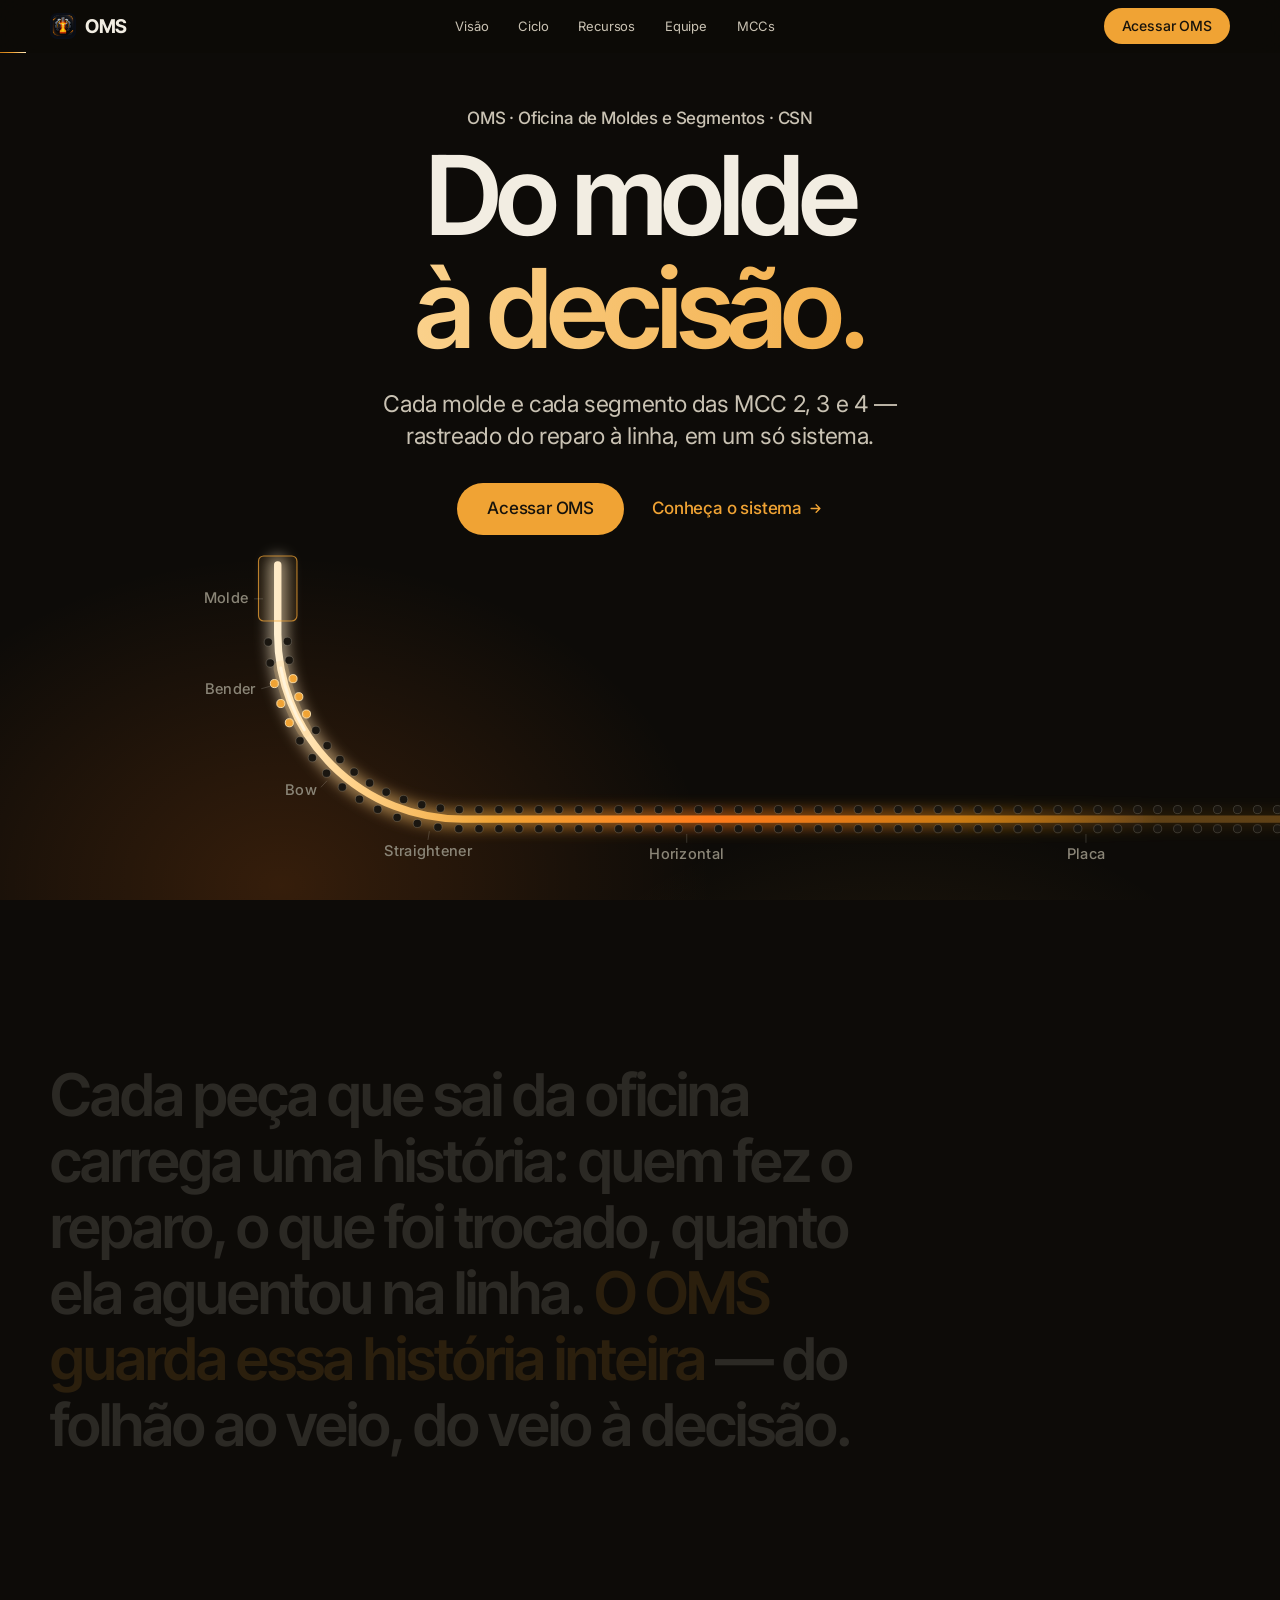
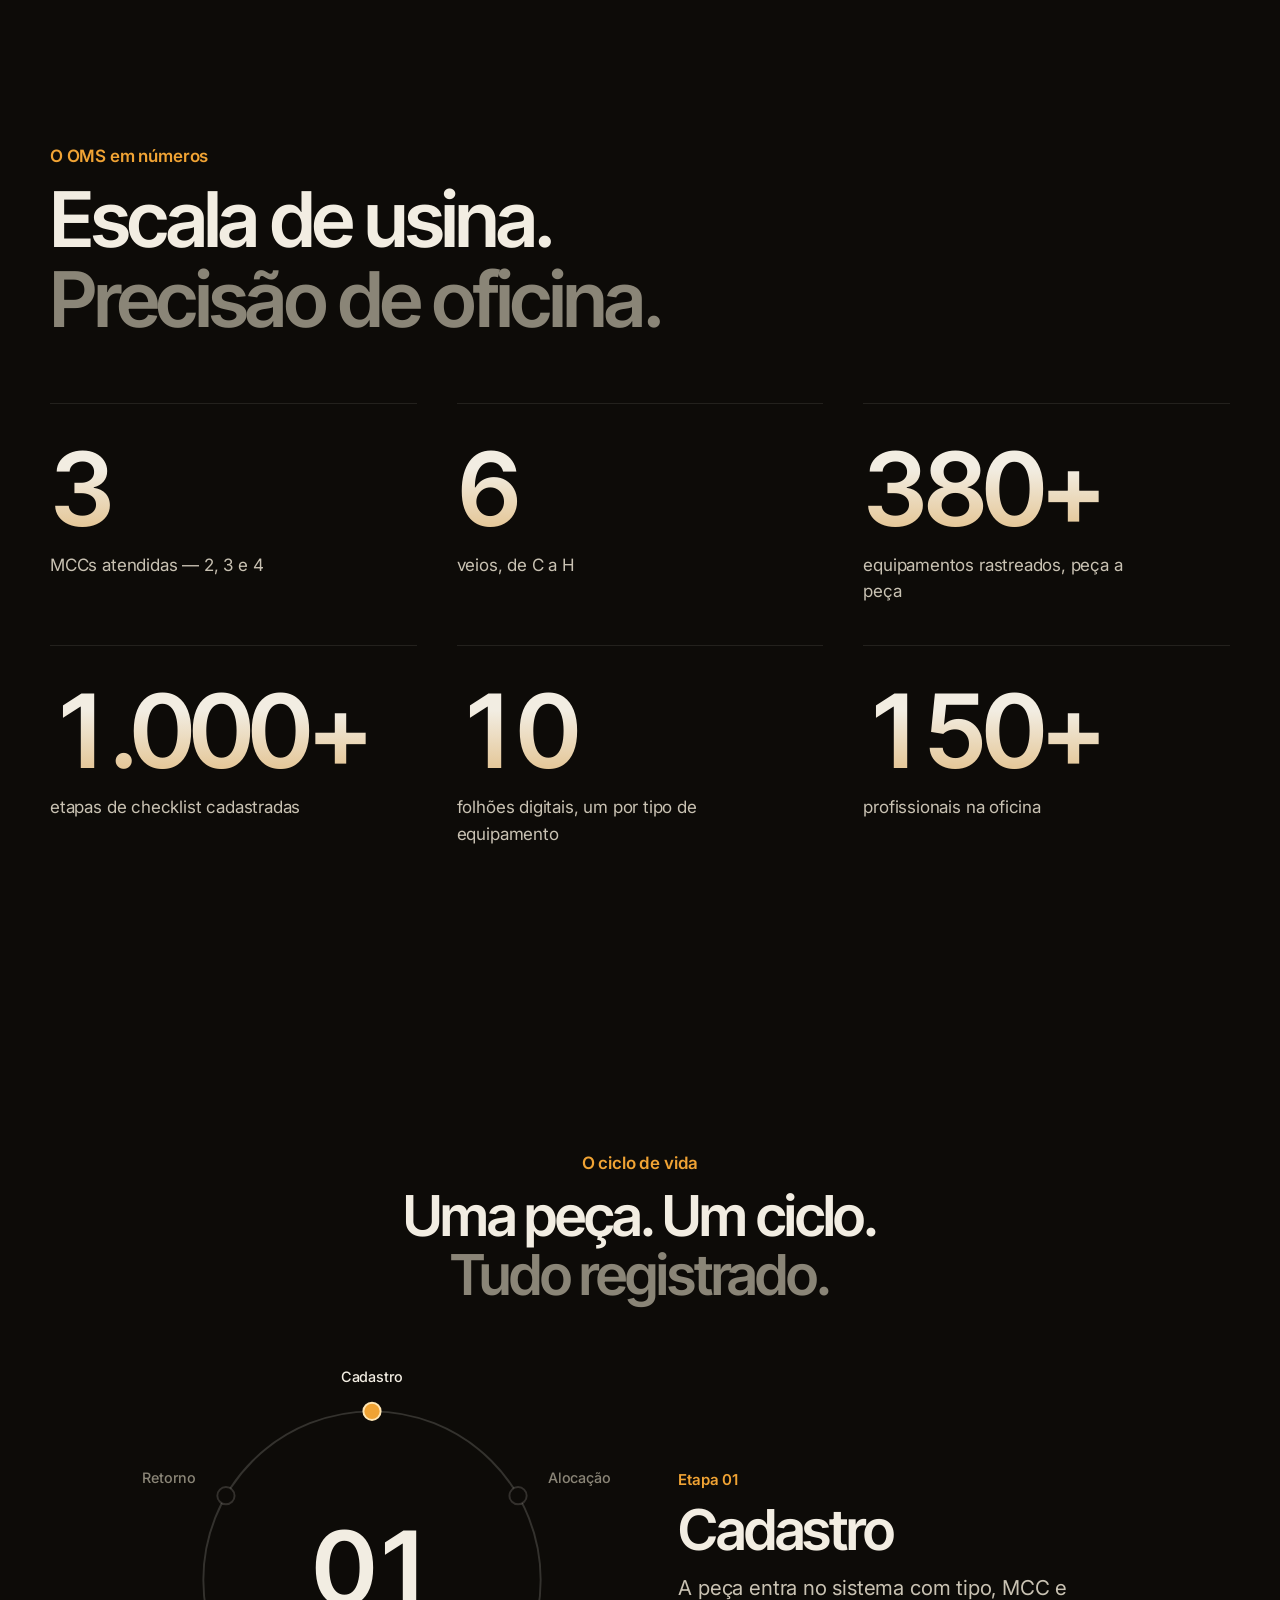
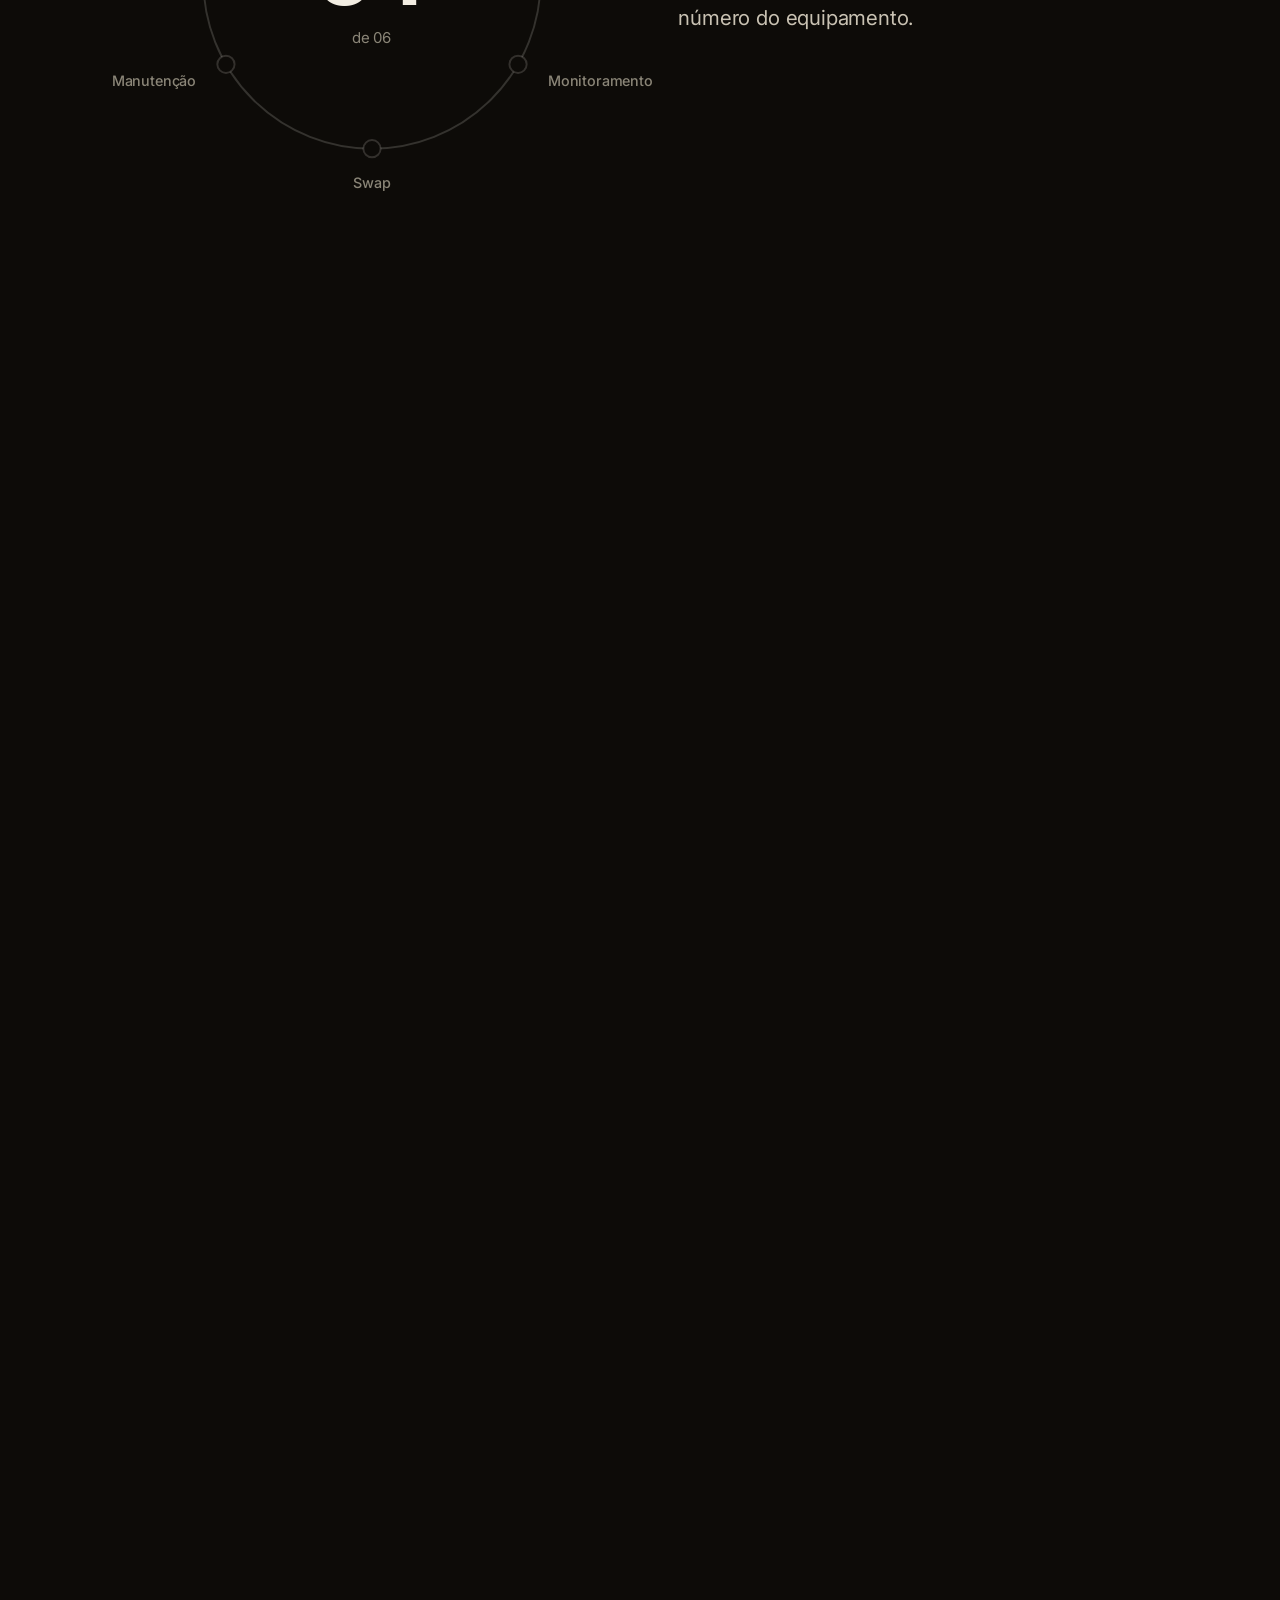
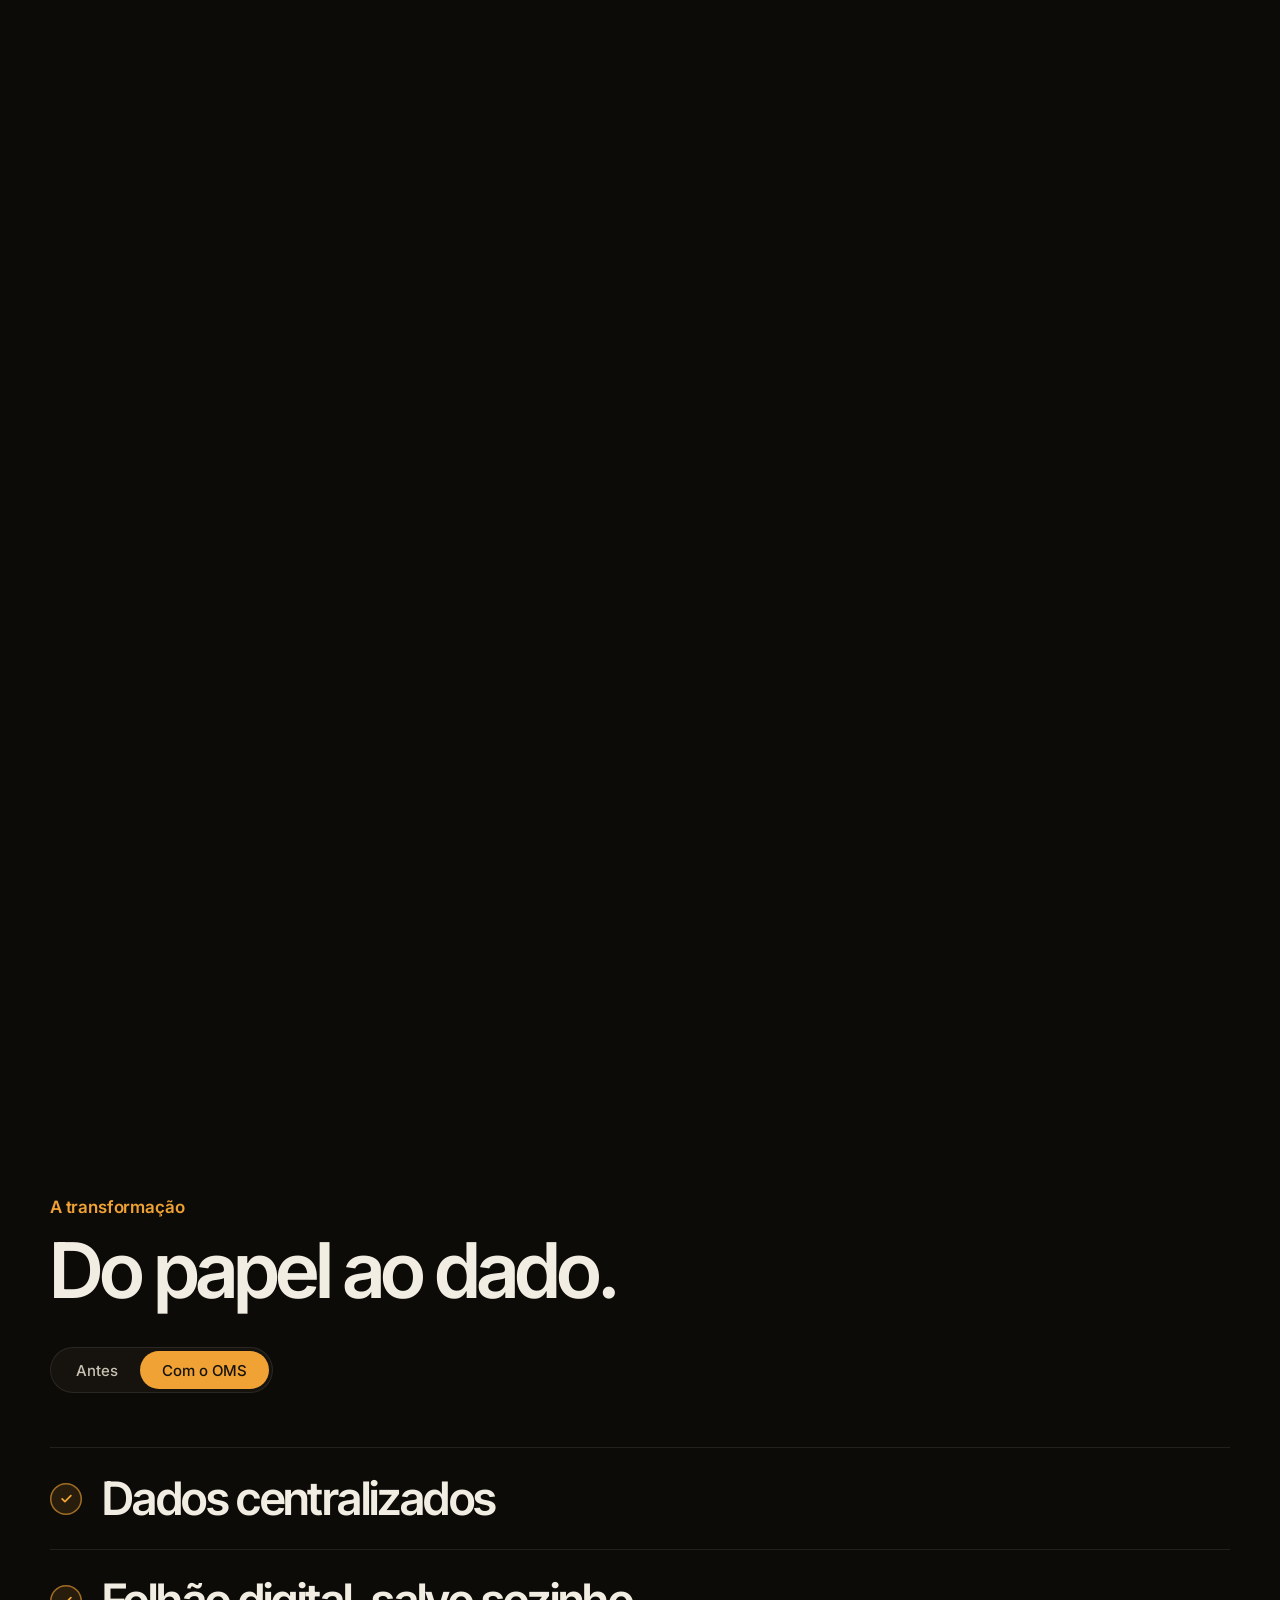
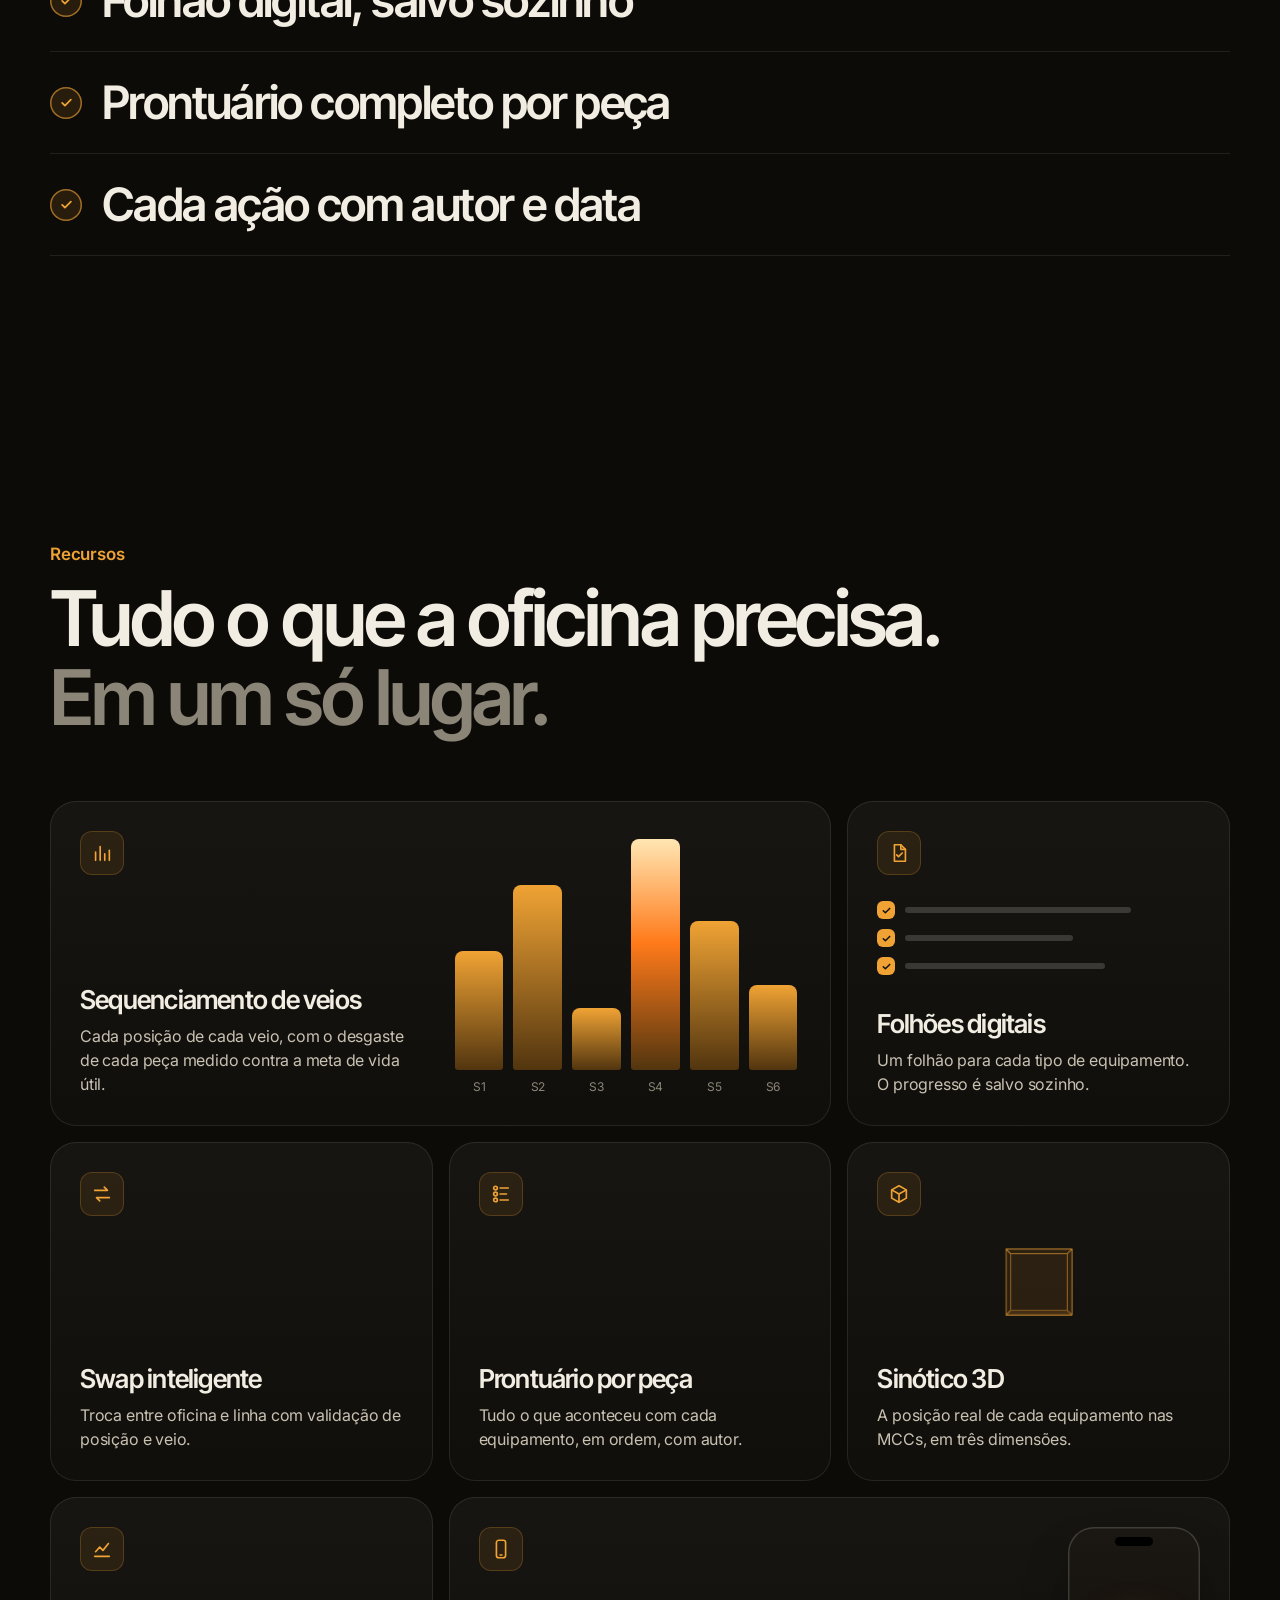
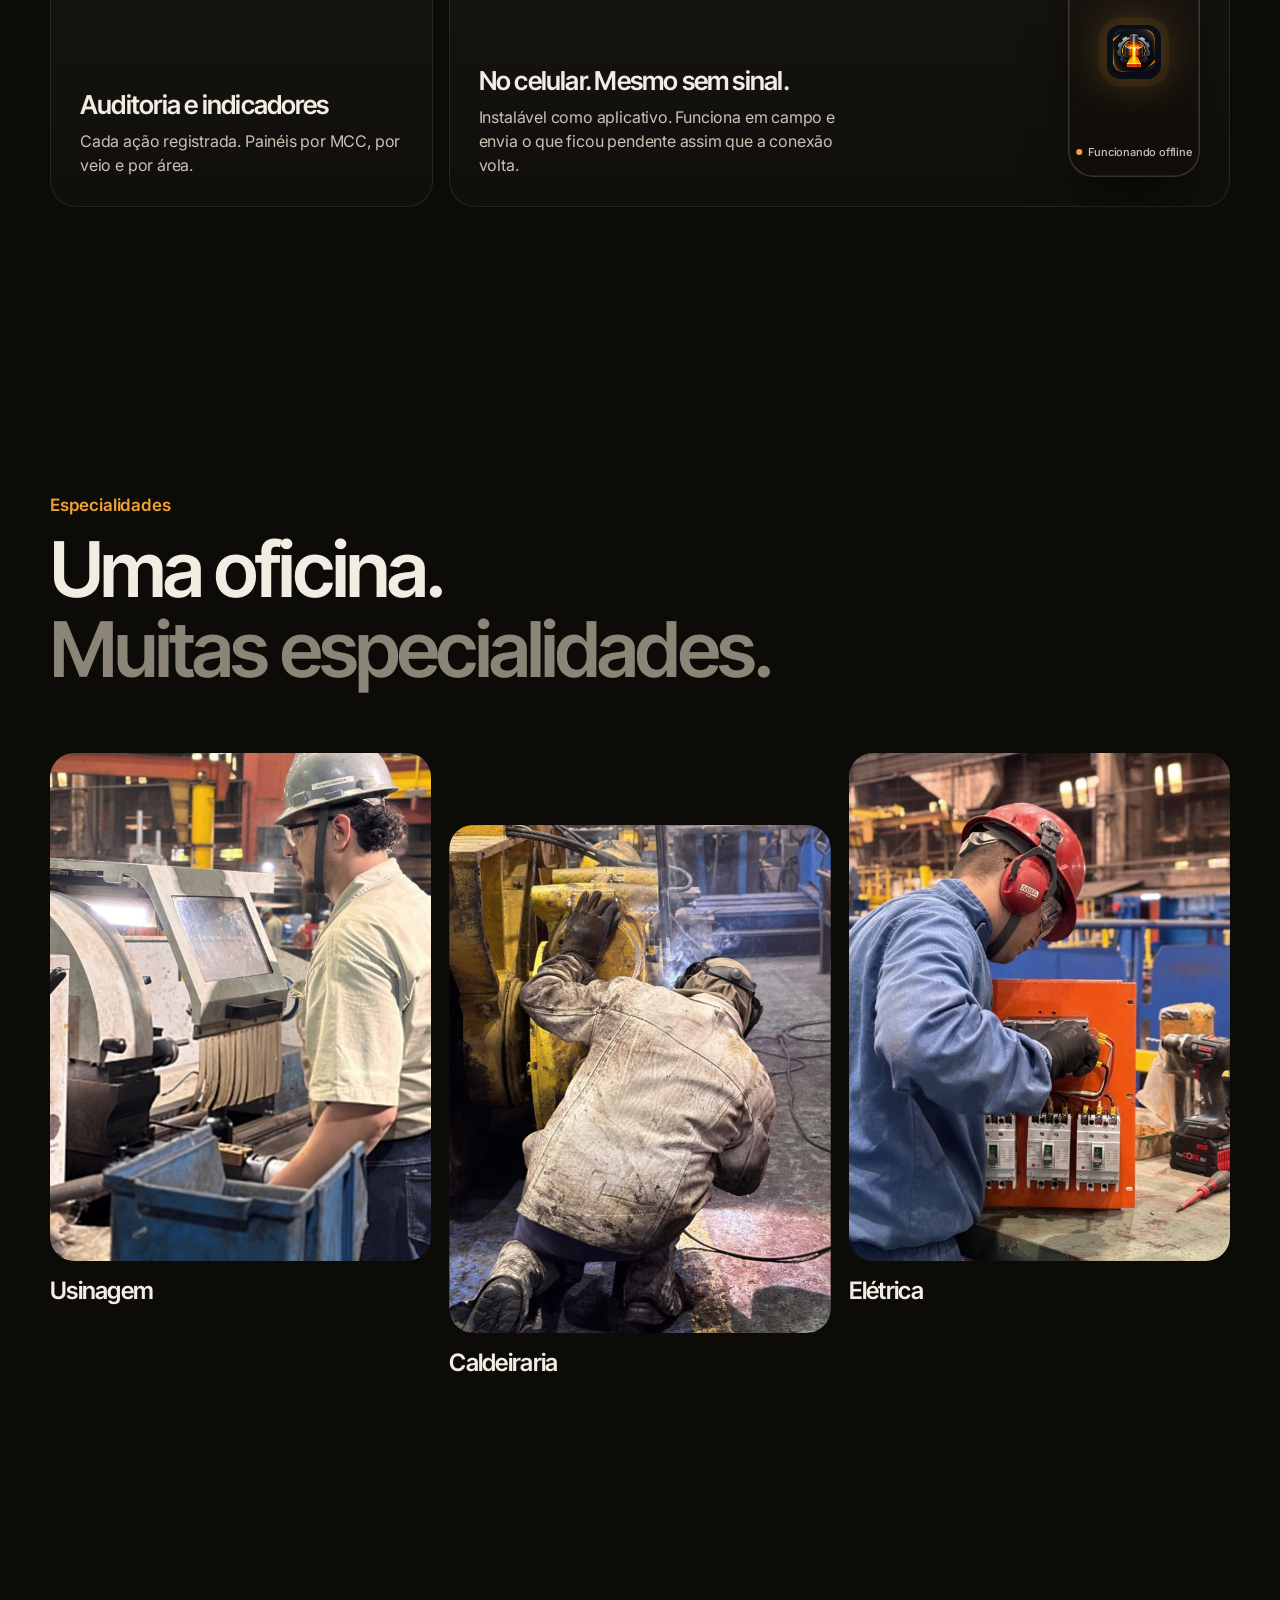
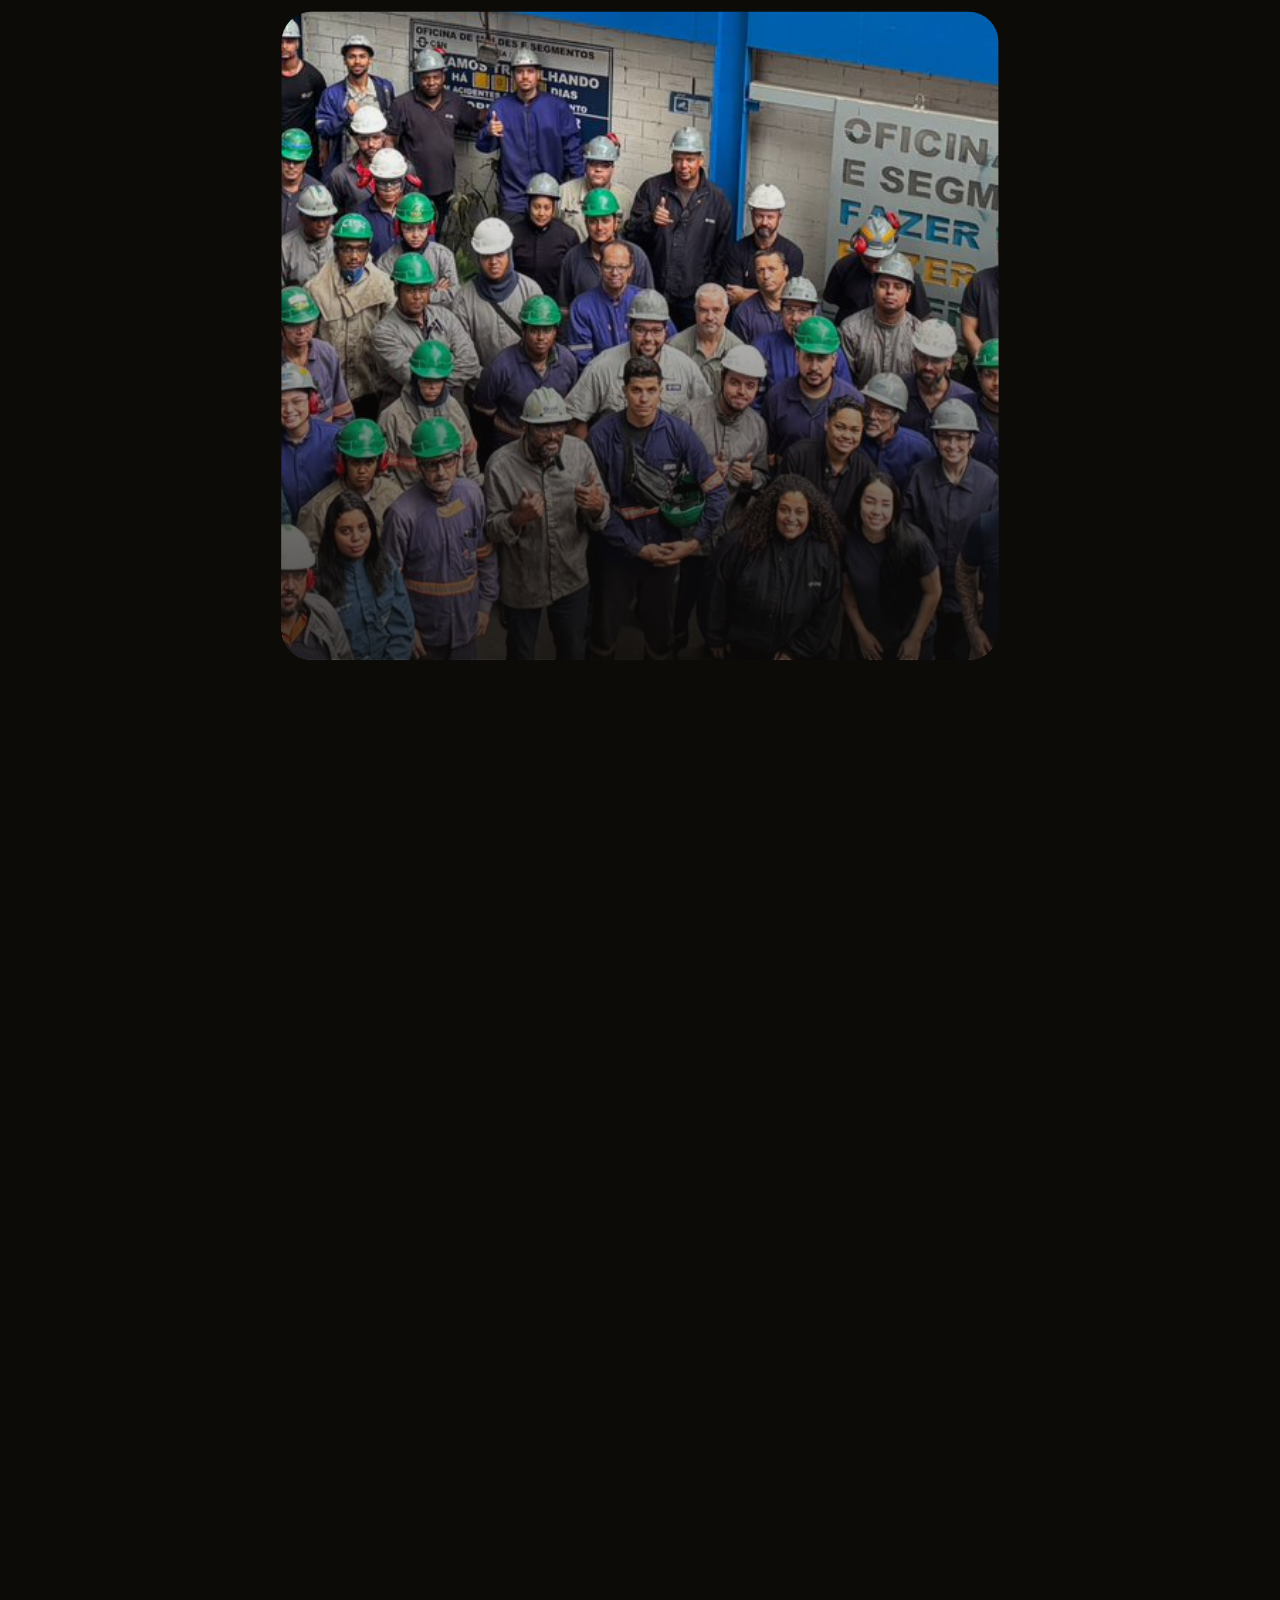
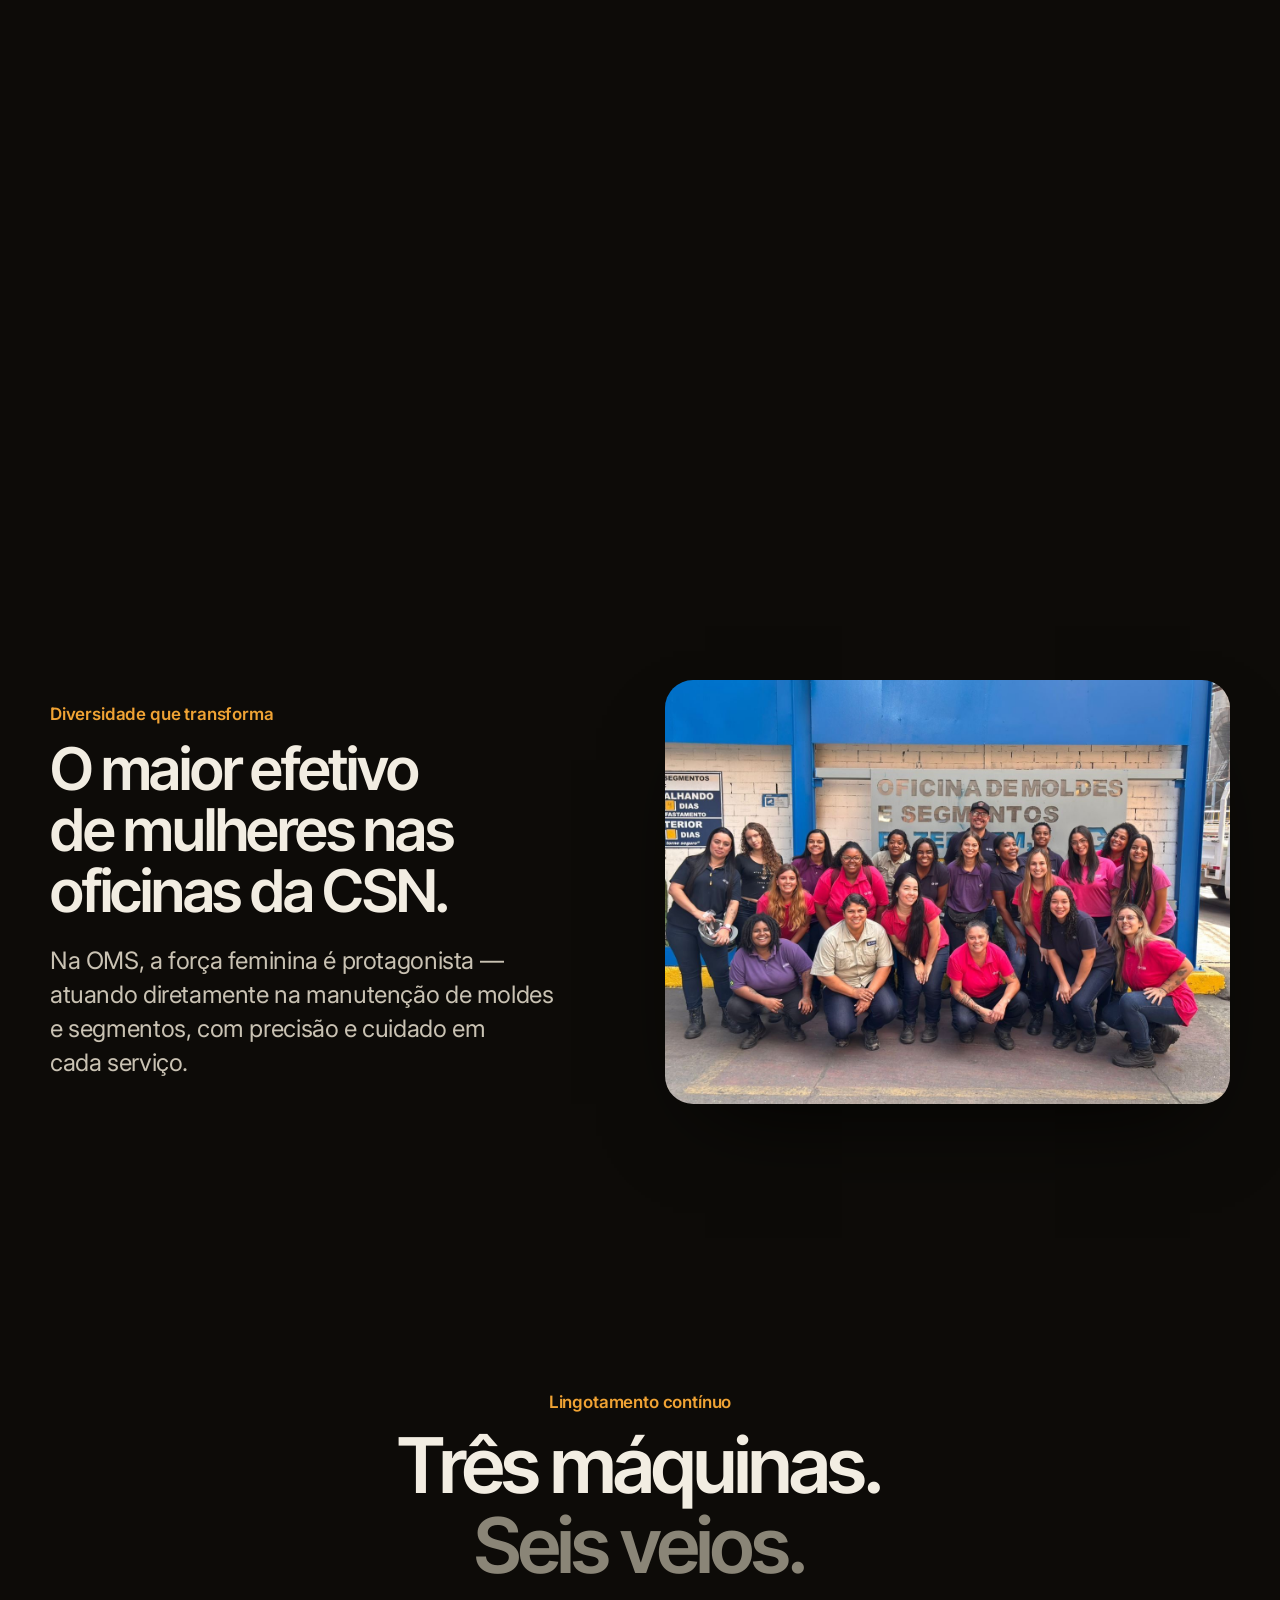
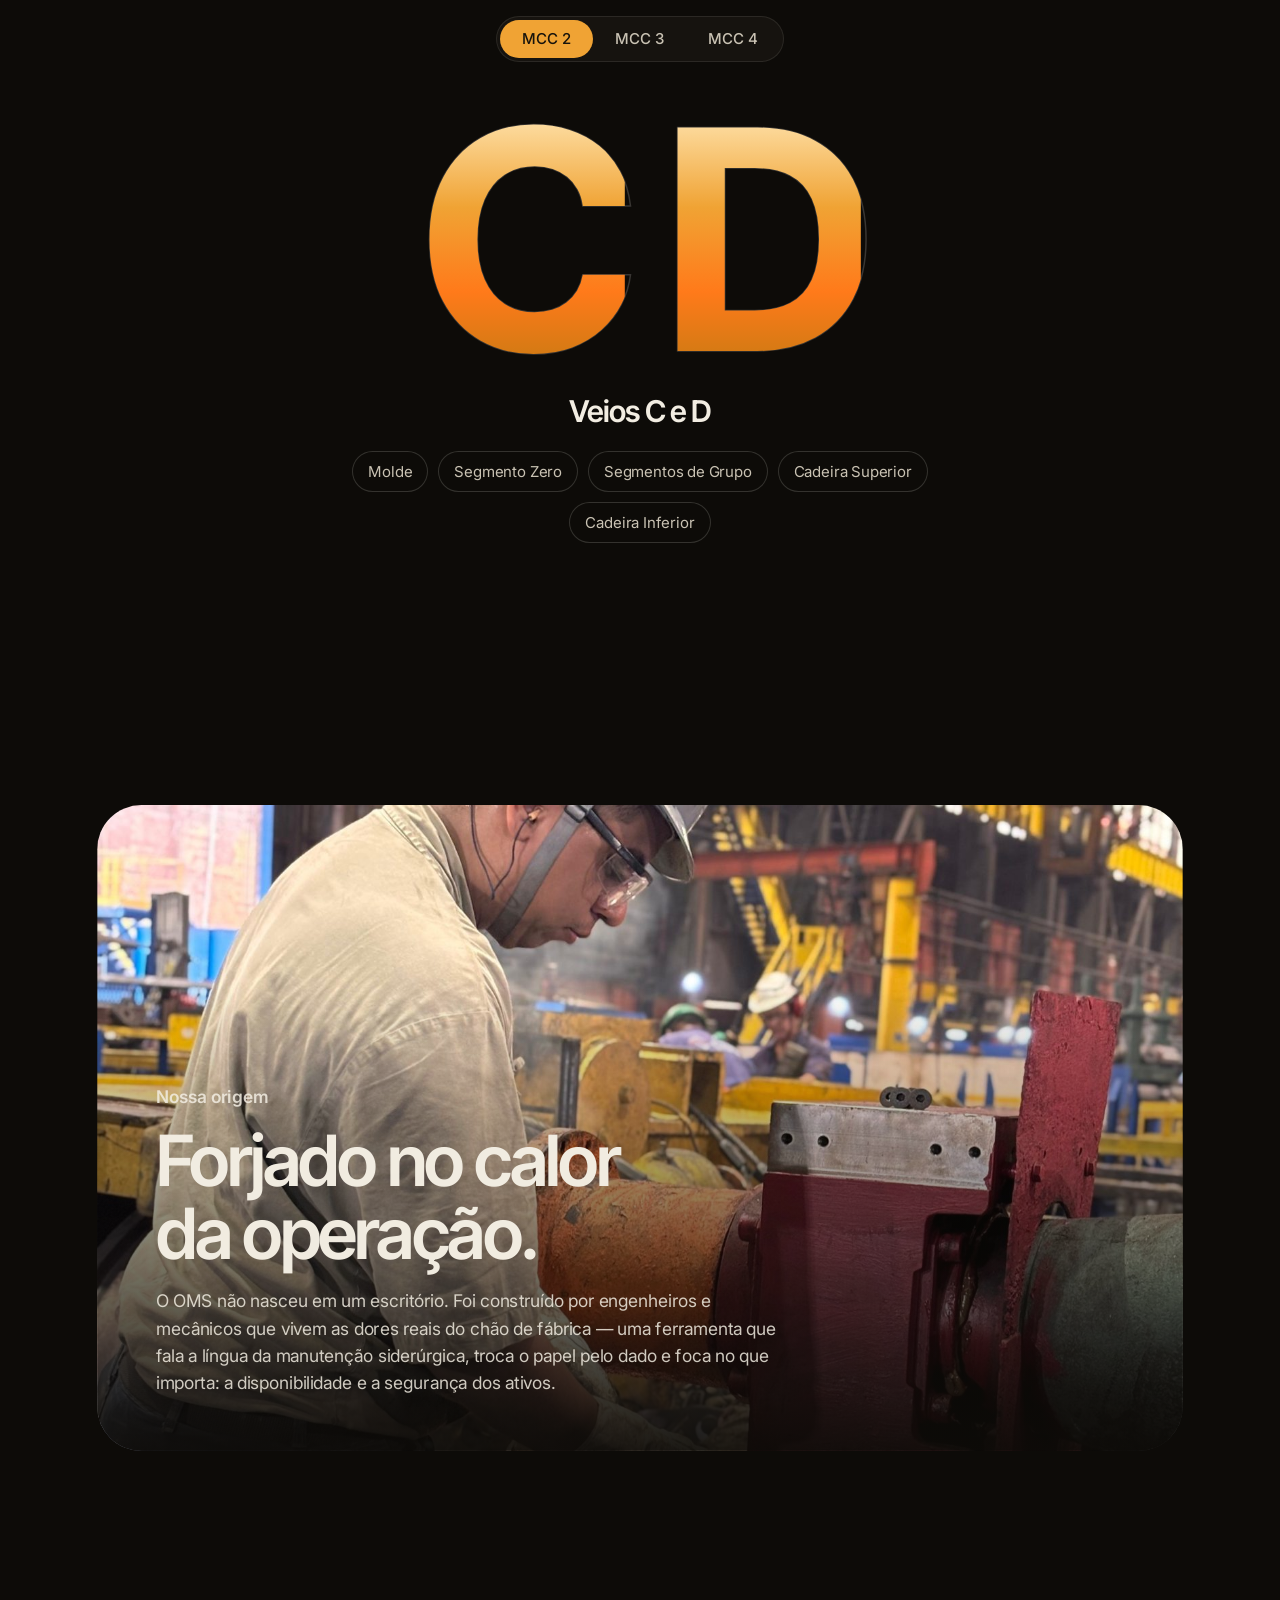
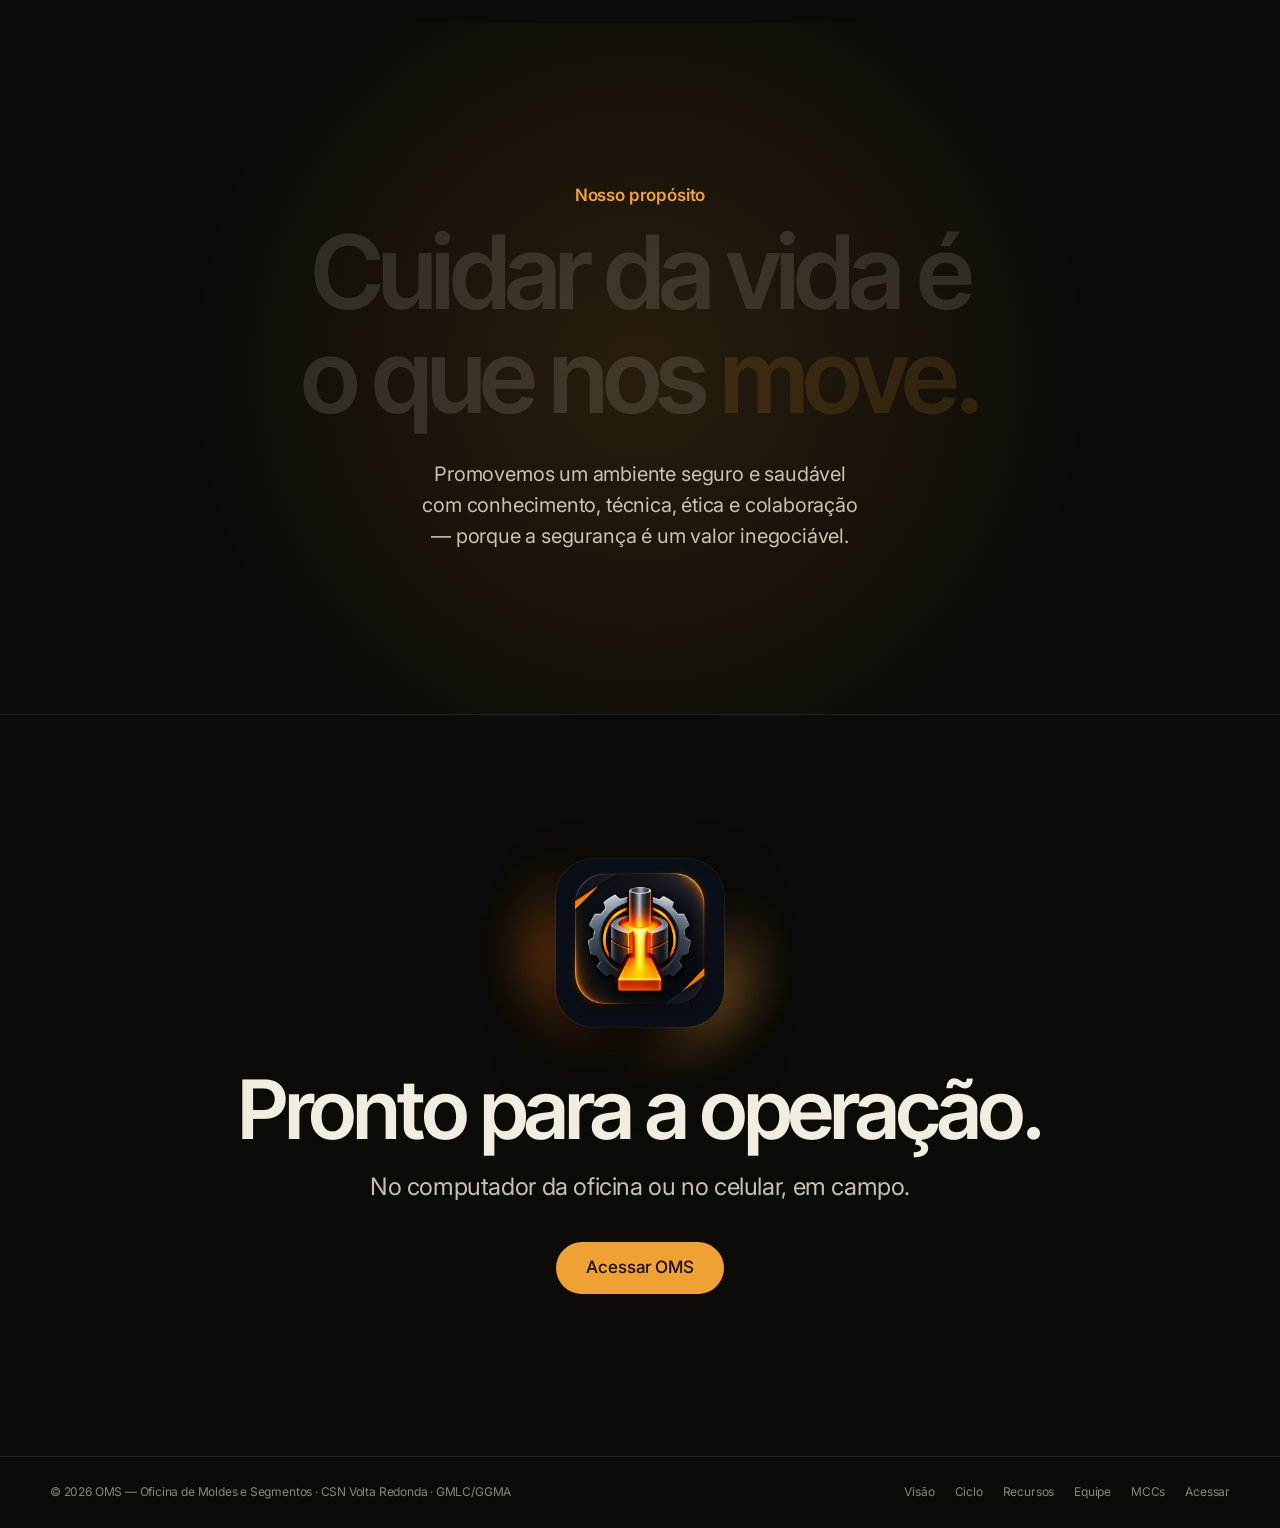
<file: index.html>
<!DOCTYPE html>
<html lang="pt-BR" class="anim">
<head>
    <meta charset="UTF-8" />
    <meta name="viewport" content="width=device-width, initial-scale=1.0, viewport-fit=cover"/>
    <title>OMS | Oficina de Moldes e Segmentos – CSN</title>
    <meta name="description" content="OMS — sistema de gestão de manutenção da Oficina de Moldes e Segmentos da CSN. Cada molde e cada segmento das MCC 2, 3 e 4, rastreado do reparo à linha, em um só sistema.">
    <link rel="canonical" href="https://oms.csn.com.br/">

    <meta property="og:type" content="website">
    <meta property="og:site_name" content="OMS — CSN">
    <meta property="og:title" content="OMS | Oficina de Moldes e Segmentos – CSN">
    <meta property="og:description" content="Do molde à decisão. Cada molde e cada segmento das MCC 2, 3 e 4, rastreado do reparo à linha.">
    <meta property="og:image" content="https://oms.csn.com.br/JS/assets/Equipe.jpeg">
    <meta property="og:url" content="https://oms.csn.com.br/">
    <meta property="og:locale" content="pt_BR">
    <meta name="twitter:card" content="summary_large_image">
    <meta name="twitter:title" content="OMS | Oficina de Moldes e Segmentos – CSN">
    <meta name="twitter:description" content="Do molde à decisão. Cada molde e cada segmento das MCC 2, 3 e 4, rastreado do reparo à linha.">
    <meta name="twitter:image" content="https://oms.csn.com.br/JS/assets/Equipe.jpeg">

    <link rel="manifest" href="manifest.json">
    <meta name="theme-color" content="#0d0b08">
    <link rel="icon" href="JS/assets/icon-192.png?v=4">
    <link rel="apple-touch-icon" href="JS/assets/icon-192.png?v=4">
    <meta name="mobile-web-app-capable" content="yes">
    <meta name="apple-mobile-web-app-capable" content="yes">
    <meta name="apple-mobile-web-app-status-bar-style" content="black-translucent">
    <meta name="apple-mobile-web-app-title" content="OMS CSN">

    <script>
        // Botão "Instalar app": o Chrome/Edge disparam beforeinstallprompt logo
        // depois do load; escutando só no fim do body, o evento podia se perder.
        window.__pwaInstallEvent = null;
        window.addEventListener('beforeinstallprompt', function (e) {
            e.preventDefault();
            window.__pwaInstallEvent = e;
            if (typeof window.__mostrarBotaoInstalarPWA === 'function') window.__mostrarBotaoInstalarPWA();
        });
        window.addEventListener('appinstalled', function () {
            window.__pwaInstallEvent = null;
            if (typeof window.__esconderBotaoInstalarPWA === 'function') window.__esconderBotaoInstalarPWA();
        });
        // A classe "anim" deixa os elementos animados escondidos até o GSAP
        // assumir. Sem animação (reduzir movimento) ou se algo falhar, a
        // página aparece inteira, parada — nunca fica conteúdo invisível.
        if (window.matchMedia('(prefers-reduced-motion: reduce)').matches) document.documentElement.classList.remove('anim');
        setTimeout(function () { if (!window.__omsAnimPronto) document.documentElement.classList.remove('anim'); }, 3500);
    </script>

    <link rel="preconnect" href="https://fonts.googleapis.com">
    <link rel="preconnect" href="https://fonts.gstatic.com" crossorigin>
    <link href="https://fonts.googleapis.com/css2?family=Inter+Tight:wght@500;600;700&family=Inter:wght@400;500;600&display=swap" rel="stylesheet">

<style>
/* ============================================================
   OMS — Oficina de Moldes e Segmentos — CSN
   Página de apresentação. Tema: o percurso do aço numa máquina de
   lingotamento contínuo (molde → bender → bow → straightener →
   horizontal), que é exatamente onde vivem os moldes e segmentos
   que a oficina mantém.
   ============================================================ */
*, *::before, *::after { box-sizing: border-box; margin: 0; padding: 0; }

:root {
    --bg: #0d0b08;
    --panel: #16130f;
    --panel-2: #1e1a14;
    --line: rgba(255, 250, 240, 0.09);
    --line-2: rgba(255, 250, 240, 0.16);
    --text: #f2ede2;
    --text-2: #c9c2b3;
    --text-3: #8a8577;
    --amber: #f0a334;
    --amber-deep: #c97a12;
    --hot: #ff7a1a;
    --white-hot: #ffe6b3;
    --display: 'Inter Tight', 'Inter', system-ui, sans-serif;
    --body: 'Inter', system-ui, -apple-system, 'Segoe UI', sans-serif;
    --ease: cubic-bezier(0.16, 1, 0.3, 1);
    --wrap: 1180px;
    --gutter: 24px;
}

html { background: var(--bg); -webkit-text-size-adjust: 100%; }
body {
    background: var(--bg);
    color: var(--text-2);
    font: 400 17px/1.55 var(--body);
    letter-spacing: -0.011em;
    -webkit-font-smoothing: antialiased;
    -moz-osx-font-smoothing: grayscale;
    overflow-x: clip;
}
img { display: block; max-width: 100%; }
a { color: inherit; text-decoration: none; }
button { font: inherit; color: inherit; background: none; border: 0; cursor: pointer; }
:focus-visible { outline: 2px solid var(--amber); outline-offset: 3px; border-radius: 8px; }
::selection { background: rgba(240, 163, 52, 0.35); color: #fff; }

.skip { position: absolute; left: -999px; top: 10px; z-index: 100; background: var(--amber); color: #17130c; padding: 10px 18px; border-radius: 999px; font-weight: 600; }
.skip:focus { left: 12px; }

.wrap { width: min(var(--wrap), 100% - var(--gutter) * 2); margin-inline: auto; }
section { position: relative; scroll-margin-top: 52px; }

.eyebrow { font: 600 17px/1.2 var(--body); color: var(--amber); letter-spacing: -0.01em; margin-bottom: 14px; }
.h2 {
    font: 600 clamp(40px, 6vw, 80px)/1.04 var(--display);
    letter-spacing: -0.038em;
    color: var(--text);
    text-wrap: balance;
}
.h2 .dim { color: var(--text-3); }
.lead { font-size: clamp(19px, 1.9vw, 24px); line-height: 1.42; letter-spacing: -0.016em; color: var(--text-2); max-width: 38ch; text-wrap: pretty; }
.hot {
    background: linear-gradient(92deg, var(--white-hot) 0%, var(--amber) 40%, var(--hot) 75%, var(--amber) 100%);
    background-size: 220% 100%;
    -webkit-background-clip: text;
    background-clip: text;
    color: transparent;
    animation: hotShift 7s ease-in-out infinite alternate;
}
@keyframes hotShift { to { background-position: 100% 0; } }

/* ===== Botões estilo pílula ===== */
.pill {
    display: inline-flex; align-items: center; justify-content: center; gap: 8px;
    height: 36px; padding: 0 18px;
    border-radius: 999px;
    font: 500 14px/1 var(--body); letter-spacing: -0.01em;
    white-space: nowrap;
    transition: background 0.25s, color 0.25s, box-shadow 0.35s, transform 0.2s var(--ease);
}
.pill[hidden] { display: none; }
.pill:active { transform: scale(0.97); }
.pill-solid { background: var(--amber); color: #17130c; }
.pill-solid:hover { background: #ffb84f; box-shadow: 0 0 0 6px rgba(240, 163, 52, 0.12), 0 12px 34px -10px rgba(240, 163, 52, 0.6); }
.pill-ghost { color: var(--text); box-shadow: inset 0 0 0 1px var(--line-2); }
.pill-ghost:hover { color: var(--amber); box-shadow: inset 0 0 0 1px rgba(240, 163, 52, 0.6); }
.pill-lg { height: 52px; padding: 0 30px; font-size: 17px; }
.link-arrow { display: inline-flex; align-items: center; gap: 6px; color: var(--amber); font-weight: 500; font-size: 17px; }
.link-arrow svg { transition: transform 0.3s var(--ease); }
.link-arrow:hover svg { transform: translateX(4px); }

/* ===== NAV — barra fina translúcida ===== */
.nav {
    position: fixed; inset: 0 0 auto; z-index: 50;
    padding-top: env(safe-area-inset-top);
    background: rgba(13, 11, 8, 0.6);
    backdrop-filter: saturate(180%) blur(20px);
    -webkit-backdrop-filter: saturate(180%) blur(20px);
    border-bottom: 1px solid transparent;
    transition: border-color 0.3s, background 0.3s;
}
.nav.scrolled { border-bottom-color: var(--line); background: rgba(13, 11, 8, 0.78); }
.nav-in { width: min(var(--wrap), 100% - 32px); height: 52px; margin: 0 auto; display: flex; align-items: center; justify-content: space-between; gap: 16px; }
.brand { display: flex; align-items: center; gap: 9px; font: 700 19px/1 var(--display); color: var(--text); letter-spacing: -0.02em; }
.brand img { width: 26px; height: 26px; border-radius: 7px; }
.nav-links { display: flex; gap: 30px; }
.nav-links a { font-size: 13px; color: var(--text-2); transition: color 0.2s; }
.nav-links a:hover, .nav-links a.ativo { color: var(--text); }
.nav-cta { display: flex; gap: 10px; align-items: center; }
.nav-progress {
    position: absolute; left: 0; bottom: -1px; height: 1px; width: 100%;
    transform-origin: 0 50%; transform: scaleX(0);
    background: linear-gradient(90deg, var(--amber-deep), var(--amber), var(--white-hot));
}
@media (max-width: 820px) {
    .nav-links { display: none; }
    .nav .btn-instalar-pwa { display: none !important; }
}

/* ===== HERO ===== */
.hero {
    min-height: 100svh;
    display: flex; flex-direction: column;
    padding-top: calc(clamp(84px, 12vh, 112px) + env(safe-area-inset-top));
    overflow: hidden;
    isolation: isolate;
}
.hero-glow {
    position: absolute; inset: auto 0 -25% 0; height: 95%; z-index: -1;
    background:
        radial-gradient(48% 55% at 22% 72%, rgba(255, 122, 26, 0.17), transparent 70%),
        radial-gradient(40% 40% at 70% 92%, rgba(240, 163, 52, 0.10), transparent 70%);
    animation: fornalha 6s ease-in-out infinite alternate;
}
@keyframes fornalha { to { opacity: 0.65; transform: scale(1.06); } }
.hero-copy { text-align: center; width: min(1000px, 100% - 40px); margin: 0 auto; position: relative; z-index: 1; }
.hero .eyebrow { color: var(--text-2); font-weight: 500; }
.hero-title { font: 600 clamp(50px, min(8.6vw, 13vh), 120px)/0.98 var(--display); letter-spacing: -0.048em; color: var(--text); }
.hero-title .ht { display: block; padding-bottom: 0.04em; }
.hero-sub { margin: 22px auto 0; max-width: 40ch; font-size: clamp(18px, min(1.8vw, 2.9vh), 24px); line-height: 1.38; color: var(--text-2); letter-spacing: -0.017em; text-wrap: balance; }
.hero-ctas { margin-top: 30px; display: flex; gap: 28px; align-items: center; justify-content: center; flex-wrap: wrap; }
.strand-wrap { position: relative; flex: 1; min-height: 250px; width: min(1320px, 100%); margin: clamp(6px, 2vh, 28px) auto 0; }
.strand { position: absolute; inset: 0; width: 100%; height: 100%; overflow: visible; }
.anim .strand { opacity: 0; }
.s-base { fill: none; stroke: #2a241b; stroke-width: 10; stroke-linecap: round; }
.s-hot { fill: none; stroke: url(#gHot); stroke-width: 10; stroke-linecap: round; }
.s-glow { fill: none; stroke: url(#gHot); stroke-width: 26; stroke-linecap: round; opacity: 0.55; filter: url(#fGlow); animation: brilho 2.6s ease-in-out infinite alternate; }
@keyframes brilho { to { opacity: 0.3; } }
.s-pulse { fill: none; stroke: #fff4dc; stroke-width: 4; stroke-linecap: round; opacity: 0; }
.s-pulse-halo { fill: none; stroke: #ffd28a; stroke-width: 20; stroke-linecap: round; opacity: 0; }
.strand.vivo .s-pulse { opacity: 0.95; }
.strand.vivo .s-pulse-halo { opacity: 0.22; }
.s-mold { fill: rgba(240, 163, 52, 0.06); stroke: rgba(240, 163, 52, 0.75); stroke-width: 1.5; }
.roll { fill: #1a1610; stroke: rgba(255, 250, 240, 0.18); stroke-width: 1.2; transition: fill 0.7s ease, stroke 0.7s ease; }
.roll.lit { fill: var(--amber); stroke: var(--white-hot); transition: fill 0.12s ease, stroke 0.12s ease; }
.s-label { font: 500 20px var(--body); fill: var(--text-3); letter-spacing: 0.02em; }
.s-tick { stroke: rgba(255, 250, 240, 0.22); stroke-width: 1; }
.strand.mobile .s-label { font-size: 24px; }

/* ===== Revelações genéricas (o GSAP mostra; sem GSAP, já aparece) ===== */
.anim [data-r] { opacity: 0; transform: translateY(42px); }
.anim .hero-copy > * { opacity: 0; }

/* ===== DECLARAÇÃO — palavras acendem com a rolagem ===== */
.statement { padding: clamp(120px, 18vh, 220px) 0; }
.statement-text {
    font: 600 clamp(32px, 4.6vw, 62px)/1.12 var(--display);
    letter-spacing: -0.034em;
    color: var(--text);
    max-width: 22ch;
    text-wrap: pretty;
}
.anim .statement-text .w { opacity: 0.13; }
.statement-text .hl { color: var(--amber); }

/* ===== NÚMEROS ===== */
.numeros { padding: clamp(100px, 14vh, 180px) 0; }
.num-grid { margin-top: clamp(48px, 7vh, 84px); display: grid; grid-template-columns: repeat(3, 1fr); column-gap: 40px; }
.num { padding: 34px 0 40px; border-top: 1px solid var(--line); }
.num b {
    display: block;
    font: 600 clamp(64px, 8vw, 112px)/1 var(--display);
    letter-spacing: -0.055em;
    background: linear-gradient(180deg, var(--text) 30%, #d9a75a 135%);
    -webkit-background-clip: text; background-clip: text; color: transparent;
    font-variant-numeric: tabular-nums;
}
.num span { display: block; margin-top: 12px; font-size: 17px; color: var(--text-2); max-width: 24ch; }
@media (max-width: 820px) { .num-grid { grid-template-columns: 1fr 1fr; column-gap: 20px; } .num b { font-size: clamp(46px, 12.4vw, 80px); } .num span { font-size: 15px; } }

/* ===== CICLO — anel fixo na tela enquanto a rolagem avança ===== */
.ciclo-pin { min-height: 100svh; display: flex; flex-direction: column; justify-content: center; padding: 84px 0 40px; }
.ciclo-head { text-align: center; }
.ciclo-head .h2 { font-size: clamp(34px, 4.4vw, 60px); }
.ciclo-stage { margin-top: clamp(28px, 5vh, 56px); display: grid; grid-template-columns: minmax(0, 1fr) minmax(0, 1fr); align-items: center; gap: clamp(28px, 6vw, 96px); }
.ring { position: relative; width: min(460px, 100%); aspect-ratio: 1; justify-self: end; }
.ring svg { width: 100%; height: 100%; overflow: visible; }
.ring-base { fill: none; stroke: var(--line-2); stroke-width: 2; }
.ring-prog { fill: none; stroke: url(#gRing); stroke-width: 4; stroke-linecap: round; }
.ring-node { fill: var(--bg); stroke: var(--line-2); stroke-width: 2; transition: fill 0.4s, stroke 0.4s; }
.ring-node.on { fill: var(--amber); stroke: var(--white-hot); }
.ring-label { font: 500 15px var(--body); fill: var(--text-3); transition: fill 0.4s; }
.ring-label.on { fill: var(--text); }
.ring-center { position: absolute; inset: 0; display: grid; place-content: center; text-align: center; pointer-events: none; }
.ring-num { font: 600 clamp(64px, 8vw, 104px)/1 var(--display); letter-spacing: -0.05em; color: var(--text); font-variant-numeric: tabular-nums; }
.ring-of { margin-top: 6px; font-size: 15px; color: var(--text-3); }
.ciclo-steps { position: relative; min-height: 230px; max-width: 460px; }
.step { position: absolute; inset: 0 auto auto 0; opacity: 0; transform: translateY(24px); filter: blur(6px); transition: opacity 0.55s var(--ease), transform 0.55s var(--ease), filter 0.55s var(--ease); }
.step.on { opacity: 1; transform: none; filter: none; }
.step small { display: block; color: var(--amber); font-weight: 600; font-size: 15px; margin-bottom: 10px; }
.step h3 { font: 600 clamp(36px, 4.4vw, 58px)/1.02 var(--display); letter-spacing: -0.04em; color: var(--text); margin-bottom: 14px; }
.step p { font-size: clamp(18px, 1.6vw, 21px); line-height: 1.45; color: var(--text-2); }
/* sem animação: vira uma lista comum */
.ciclo:not(.pinned) .ciclo-steps { display: grid; gap: 30px; min-height: 0; }
.ciclo:not(.pinned) .step { position: static; opacity: 1; transform: none; filter: none; }
.ciclo:not(.pinned) .ring-node { fill: var(--amber); stroke: var(--white-hot); }
.ciclo:not(.pinned) .ciclo-stage { align-items: start; }
.ciclo:not(.pinned) .ring { position: sticky; top: 90px; }
@media (max-width: 820px) {
    .ciclo-pin { padding: 70px 0 28px; justify-content: flex-start; }
    .ciclo-stage { grid-template-columns: 1fr; gap: 22px; }
    .ring { justify-self: center; width: min(62vw, 300px, 38svh); }
    .ring-label { display: none; }
    .ciclo-steps { max-width: none; text-align: center; min-height: 190px; }
    .step { inset: 0 0 auto 0; }
    .ciclo:not(.pinned) .ciclo-steps { text-align: left; }
}

/* ===== ANTES × DEPOIS — cada linha se transforma ===== */
.versus { padding: clamp(110px, 16vh, 200px) 0; }
.seg { position: relative; display: inline-flex; padding: 4px; margin-top: 36px; border-radius: 999px; background: var(--panel); box-shadow: inset 0 0 0 1px var(--line); }
.seg button { position: relative; z-index: 1; height: 38px; padding: 0 22px; border-radius: 999px; font-size: 15px; font-weight: 500; color: var(--text-2); transition: color 0.3s; }
.seg button[aria-selected="true"] { color: #17130c; }
.seg-thumb { position: absolute; top: 4px; bottom: 4px; left: 4px; border-radius: 999px; background: var(--amber); transition: transform 0.5s var(--ease), width 0.5s var(--ease); }
.vs { list-style: none; margin-top: clamp(36px, 6vh, 64px); }
.vs-row { display: grid; grid-template-columns: 52px 1fr; align-items: center; padding: 24px 0; border-top: 1px solid var(--line); overflow: hidden; }
.vs-row:last-child { border-bottom: 1px solid var(--line); }
.vs-ico { width: 32px; height: 32px; display: grid; place-items: center; border-radius: 50%; box-shadow: inset 0 0 0 1.5px var(--line-2); color: var(--text-3); transition: background 0.5s, color 0.5s, box-shadow 0.5s; }
.vs-ico svg { grid-area: 1 / 1; transition: opacity 0.35s, transform 0.5s var(--ease); }
.vs-ico .i-ok { opacity: 0; transform: scale(0.4) rotate(-40deg); }
.vs-txt { display: grid; font: 600 clamp(26px, 3.6vw, 48px)/1.15 var(--display); letter-spacing: -0.035em; }
.vs-txt > span { grid-area: 1 / 1; transition: opacity 0.5s var(--ease), transform 0.7s var(--ease), color 0.5s; }
.vs-old { color: var(--text-3); position: relative; justify-self: start; }
.vs-old::after { content: ''; position: absolute; left: 0; right: 0; top: 54%; height: 2px; background: var(--text-3); transform: scaleX(0); transform-origin: 0 50%; transition: transform 0.45s var(--ease); }
.vs-new { color: var(--text); opacity: 0; transform: translateY(110%); }
.vs.depois .vs-old::after { transform: scaleX(1); }
.vs.depois .vs-old { opacity: 0; transform: translateY(-110%); transition-delay: 0.32s; }
.vs.depois .vs-new { opacity: 1; transform: none; transition-delay: 0.4s; }
.vs.depois .vs-ico { background: rgba(240, 163, 52, 0.12); color: var(--amber); box-shadow: inset 0 0 0 1.5px rgba(240, 163, 52, 0.6); transition-delay: 0.4s; }
.vs.depois .vs-ico .i-x { opacity: 0; transform: scale(0.4) rotate(40deg); }
.vs.depois .vs-ico .i-ok { opacity: 1; transform: none; transition-delay: 0.45s; }
.vs.depois .vs-row:nth-child(2) .vs-new, .vs.depois .vs-row:nth-child(2) .vs-old { transition-delay: 0.48s; }
.vs.depois .vs-row:nth-child(3) .vs-new, .vs.depois .vs-row:nth-child(3) .vs-old { transition-delay: 0.56s; }
.vs.depois .vs-row:nth-child(4) .vs-new, .vs.depois .vs-row:nth-child(4) .vs-old { transition-delay: 0.64s; }
.vs.depois .vs-row:nth-child(2) .vs-old::after { transition-delay: 0.08s; }
.vs.depois .vs-row:nth-child(3) .vs-old::after { transition-delay: 0.16s; }
.vs.depois .vs-row:nth-child(4) .vs-old::after { transition-delay: 0.24s; }

/* ===== RECURSOS — grade de blocos com luz que segue o cursor ===== */
.recursos { padding: clamp(110px, 16vh, 200px) 0; }
.bento { margin-top: clamp(44px, 7vh, 72px); display: grid; grid-template-columns: repeat(3, minmax(0, 1fr)); gap: 16px; }
.tile {
    position: relative; overflow: hidden; isolation: isolate;
    min-height: 300px; padding: 30px;
    border-radius: 26px;
    background: linear-gradient(180deg, rgba(255, 250, 240, 0.045), rgba(255, 250, 240, 0.015));
    box-shadow: inset 0 0 0 1px var(--line);
    display: flex; flex-direction: column;
}
.tile::before, .tile::after { content: ''; position: absolute; inset: 0; border-radius: inherit; pointer-events: none; opacity: 0; transition: opacity 0.45s; }
.tile::before { z-index: -1; background: radial-gradient(420px circle at var(--mx, 50%) var(--my, 0%), rgba(240, 163, 52, 0.11), transparent 45%); }
.tile::after {
    padding: 1px;
    background: radial-gradient(320px circle at var(--mx, 50%) var(--my, 0%), rgba(240, 163, 52, 0.7), transparent 55%);
    -webkit-mask: linear-gradient(#000 0 0) content-box, linear-gradient(#000 0 0);
    -webkit-mask-composite: xor; mask-composite: exclude;
}
.tile:hover::before, .tile:hover::after { opacity: 1; }
.t-wide { grid-column: span 2; flex-direction: row; gap: 28px; align-items: stretch; }
.t-wide .t-copy { flex: 1; display: flex; flex-direction: column; }
.t-ico { width: 44px; height: 44px; border-radius: 12px; display: grid; place-items: center; color: var(--amber); background: rgba(240, 163, 52, 0.09); box-shadow: inset 0 0 0 1px rgba(240, 163, 52, 0.22); }
.tile h3 { margin-top: auto; padding-top: 34px; font: 600 26px/1.12 var(--display); letter-spacing: -0.03em; color: var(--text); }
.tile p { margin-top: 10px; font-size: 16px; line-height: 1.5; color: var(--text-2); max-width: 36ch; }
/* visual: barras de desgaste por posição */
.bars { flex: 1; display: flex; align-items: flex-end; gap: 10px; padding: 8px 4px 0; max-width: 380px; }
.bars div { flex: 1; display: flex; flex-direction: column; align-items: center; gap: 8px; height: 100%; justify-content: flex-end; }
.bars i { display: block; width: 100%; height: 0; border-radius: 8px 8px 3px 3px; background: linear-gradient(180deg, var(--amber), rgba(201, 122, 18, 0.35)); transition: height 1.3s var(--ease); }
.bars i.alto { background: linear-gradient(180deg, var(--white-hot), var(--hot) 45%, rgba(201, 122, 18, 0.35)); }
.bars span { font-size: 12px; color: var(--text-3); }
.tile.on .bars i { height: var(--h); }
.bars div:nth-child(2) i { transition-delay: 0.08s; } .bars div:nth-child(3) i { transition-delay: 0.16s; } .bars div:nth-child(4) i { transition-delay: 0.24s; } .bars div:nth-child(5) i { transition-delay: 0.32s; } .bars div:nth-child(6) i { transition-delay: 0.4s; }
/* visual: checklist que se marca */
.checks { margin-top: 26px; display: grid; gap: 10px; }
.checks div { display: flex; align-items: center; gap: 10px; }
.checks b { flex: 0 0 auto; width: 18px; height: 18px; border-radius: 6px; box-shadow: inset 0 0 0 1.5px var(--line-2); display: grid; place-items: center; transition: background 0.3s, box-shadow 0.3s; }
.checks b svg { opacity: 0; transform: scale(0.3); transition: opacity 0.3s, transform 0.4s var(--ease); }
.checks i { height: 6px; border-radius: 3px; background: var(--line-2); }
.tile.on .checks b { background: var(--amber); box-shadow: none; }
.tile.on .checks b svg { opacity: 1; transform: none; }
.checks div:nth-child(2) b, .checks div:nth-child(2) b svg { transition-delay: 0.35s; }
.checks div:nth-child(3) b, .checks div:nth-child(3) b svg { transition-delay: 0.7s; }
/* visual: cubo 3D (Sinótico) */
.cube-wrap { margin-top: 18px; height: 96px; display: grid; place-items: center; perspective: 420px; }
.cube { position: relative; width: 62px; height: 62px; transform-style: preserve-3d; animation: girar 16s linear infinite; }
.cube span { position: absolute; inset: 0; border: 1px solid rgba(240, 163, 52, 0.6); background: rgba(240, 163, 52, 0.05); }
.cube span:nth-child(1) { transform: translateZ(31px); }
.cube span:nth-child(2) { transform: rotateY(180deg) translateZ(31px); }
.cube span:nth-child(3) { transform: rotateY(90deg) translateZ(31px); }
.cube span:nth-child(4) { transform: rotateY(-90deg) translateZ(31px); }
.cube span:nth-child(5) { transform: rotateX(90deg) translateZ(31px); }
.cube span:nth-child(6) { transform: rotateX(-90deg) translateZ(31px); background: rgba(240, 163, 52, 0.16); }
@keyframes girar { from { transform: rotateX(-24deg) rotateY(0); } to { transform: rotateX(-24deg) rotateY(360deg); } }
/* visual: celular com o app */
.phone { flex: 0 0 auto; align-self: center; width: 132px; height: 250px; border-radius: 26px; position: relative; background: linear-gradient(180deg, #1b1712, #0f0c09); box-shadow: inset 0 0 0 1.5px var(--line-2), 0 30px 60px -24px rgba(0, 0, 0, 0.9); display: grid; place-items: center; }
.phone::before { content: ''; position: absolute; top: 10px; left: 50%; width: 38px; height: 9px; margin-left: -19px; border-radius: 6px; background: #000; }
.phone img { width: 54px; height: 54px; border-radius: 14px; box-shadow: 0 0 0 8px rgba(240, 163, 52, 0.06), 0 0 40px rgba(240, 163, 52, 0.35); animation: respira 3.2s ease-in-out infinite; }
@keyframes respira { 50% { box-shadow: 0 0 0 14px rgba(240, 163, 52, 0.03), 0 0 60px rgba(240, 163, 52, 0.5); } }
.phone em { position: absolute; bottom: 18px; left: 50%; transform: translateX(-50%); font: 500 11px var(--body); font-style: normal; color: var(--text-2); white-space: nowrap; display: flex; align-items: center; gap: 6px; }
.phone em::before { content: ''; width: 6px; height: 6px; border-radius: 50%; background: var(--amber); }
@media (max-width: 920px) {
    .bento { grid-template-columns: 1fr; }
    .t-wide { grid-column: auto; flex-direction: column; }
    .bars { min-height: 150px; max-width: none; }
    .tile { min-height: 0; }
    .phone { margin-top: 10px; }
}

/* ===== ESPECIALIDADES ===== */
.disc { padding: clamp(110px, 16vh, 200px) 0 clamp(80px, 12vh, 140px); }
.disc-row { margin-top: clamp(44px, 7vh, 72px); display: grid; grid-template-columns: repeat(3, 1fr); gap: 18px; }
.disc-card { margin: 0; }
.disc-card:nth-child(2) { margin-top: 72px; }
.disc-img { position: relative; overflow: hidden; border-radius: 24px; aspect-ratio: 3 / 4; background: var(--panel); }
.disc-img img { width: 100%; height: 118%; object-fit: cover; transform: scale(1.04); transition: transform 1.1s var(--ease), filter 0.6s; filter: saturate(0.9); }
.disc-card:hover .disc-img img { transform: scale(1.1); filter: saturate(1.05); }
.disc-card figcaption { margin-top: 16px; font: 600 24px/1.2 var(--display); letter-spacing: -0.03em; color: var(--text); }
.anim .disc-img { clip-path: inset(100% 0 0 0 round 24px); }
@media (max-width: 820px) {
    .disc-row { display: flex; overflow-x: auto; scroll-snap-type: x mandatory; gap: 14px; width: 100%; padding: 0 var(--gutter) 10px; scrollbar-width: none; }
    .disc-row::-webkit-scrollbar { display: none; }
    .disc-card { flex: 0 0 74%; scroll-snap-align: center; }
    .disc-card:nth-child(2) { margin-top: 0; }
}

/* ===== EQUIPE — foto que se expande até tomar a tela ===== */
.expand-pin { position: relative; height: 100svh; overflow: hidden; }
.expand-media { position: absolute; inset: 0; overflow: hidden; }
.expand-media img { width: 100%; height: 100%; object-fit: cover; }
.expand-media::after { content: ''; position: absolute; inset: 0; background: linear-gradient(0deg, rgba(13, 11, 8, 0.92) 0%, rgba(13, 11, 8, 0.55) 34%, rgba(13, 11, 8, 0.05) 70%); }
.expand-copy { position: absolute; z-index: 2; left: 0; right: 0; bottom: clamp(40px, 8vh, 90px); }
.expand-copy .h2 { max-width: 14ch; }
.expand-copy .lead { margin-top: 18px; color: var(--text); opacity: 0.86; }
.expand.pinned .expand-copy { opacity: 0; }

/* ===== DIVERSIDADE ===== */
.split { padding: clamp(110px, 16vh, 200px) 0; }
.split-grid { display: grid; grid-template-columns: minmax(0, 1fr) minmax(0, 1.05fr); gap: clamp(36px, 6vw, 96px); align-items: center; }
.split-grid .h2 { font-size: clamp(36px, 4.6vw, 62px); }
.split-grid p.lead { margin-top: 22px; }
.frame { position: relative; overflow: hidden; border-radius: 28px; aspect-ratio: 4 / 3; background: var(--panel); box-shadow: 0 40px 90px -40px rgba(0, 0, 0, 0.9); }
.frame img { width: 100%; height: 120%; object-fit: cover; }
@media (max-width: 820px) { .split-grid { grid-template-columns: 1fr; } .split-grid .frame { order: -1; } }

/* ===== MCCs — letras dos veios que se enchem de aço ===== */
.mcc { padding: clamp(110px, 16vh, 200px) 0; text-align: center; }
.mcc .seg { margin-top: 30px; }
.mcc-panel { margin-top: clamp(30px, 5vh, 56px); }
.veios { display: flex; justify-content: center; gap: clamp(10px, 3vw, 40px); }
.veio-l {
    position: relative;
    font: 700 clamp(150px, 24vw, 320px)/0.86 var(--display);
    letter-spacing: -0.05em;
    color: transparent;
    -webkit-text-stroke: 1.5px rgba(255, 250, 240, 0.18);
}
.veio-l::after {
    content: attr(data-l);
    position: absolute; inset: 0;
    -webkit-text-stroke: 0;
    background: linear-gradient(180deg, var(--white-hot) 0%, var(--amber) 38%, var(--hot) 70%, var(--amber-deep) 100%);
    -webkit-background-clip: text; background-clip: text; color: transparent;
    clip-path: inset(100% 0 0 0);
    transition: clip-path 1.4s cubic-bezier(0.65, 0, 0.35, 1);
}
.veio-l:nth-child(2)::after { transition-delay: 0.18s; }
.mcc-panel.cheio .veio-l::after { clip-path: inset(0 0 0 0); }
.mcc-cap { margin-top: 22px; font: 600 clamp(22px, 2.4vw, 30px)/1.2 var(--display); letter-spacing: -0.03em; color: var(--text); }
.chips { margin: 22px auto 0; display: flex; flex-wrap: wrap; justify-content: center; gap: 10px; max-width: 720px; }
.chips span { padding: 9px 16px; border-radius: 999px; font-size: 15px; color: var(--text-2); box-shadow: inset 0 0 0 1px var(--line-2); opacity: 0; transform: translateY(12px); transition: opacity 0.5s var(--ease), transform 0.5s var(--ease); }
.mcc-panel.cheio .chips span { opacity: 1; transform: none; }

/* ===== HISTÓRIA ===== */
.historia { padding: clamp(60px, 10vh, 120px) 0 clamp(110px, 16vh, 200px); }
.hist-media { position: relative; overflow: hidden; border-radius: 30px; height: min(78svh, 720px); background: var(--panel); }
.hist-media img { width: 100%; height: 124%; object-fit: cover; object-position: 50% 40%; }
.hist-media::after { content: ''; position: absolute; inset: 0; background: linear-gradient(0deg, rgba(13, 11, 8, 0.94) 0%, rgba(13, 11, 8, 0.4) 42%, transparent 72%); }
.hist-copy { position: absolute; z-index: 1; left: clamp(24px, 5vw, 64px); right: clamp(24px, 5vw, 64px); bottom: clamp(28px, 6vw, 60px); }
.hist-copy .h2 { max-width: 13ch; }
.hist-copy p { margin-top: 18px; max-width: 58ch; font-size: clamp(16px, 1.5vw, 19px); line-height: 1.55; color: var(--text); opacity: 0.86; }
@media (max-width: 820px) { .hist-media { height: 86svh; } }

/* ===== PROPÓSITO ===== */
.proposito { padding: clamp(120px, 18vh, 220px) 0; text-align: center; overflow: hidden; }
.proposito::before { content: ''; position: absolute; left: 50%; top: 50%; width: min(900px, 120vw); aspect-ratio: 1; transform: translate(-50%, -50%); background: radial-gradient(closest-side, rgba(240, 163, 52, 0.12), transparent); pointer-events: none; }
.prop-text { font: 600 clamp(46px, 8vw, 112px)/1.02 var(--display); letter-spacing: -0.048em; color: var(--text); max-width: 14ch; margin: 0 auto; text-wrap: balance; }
.anim .prop-text .w { opacity: 0.13; }
.prop-text .hl { color: var(--amber); }
.prop-sub { margin: 30px auto 0; max-width: 48ch; font-size: clamp(17px, 1.6vw, 20px); color: var(--text-2); text-wrap: balance; }

/* ===== CHAMADA FINAL ===== */
.cta { padding: clamp(110px, 16vh, 200px) 0 clamp(120px, 18vh, 220px); text-align: center; border-top: 1px solid var(--line); overflow: hidden; }
.cta-icon { position: relative; width: 168px; height: 168px; margin: 0 auto 40px; display: grid; place-items: center; }
.cta-ring { position: absolute; inset: -34px; border-radius: 50%; background: conic-gradient(from 0deg, transparent 0 20%, rgba(240, 163, 52, 0.55) 35%, transparent 52%, rgba(255, 122, 26, 0.4) 72%, transparent 88%); filter: blur(22px); animation: girarAnel 9s linear infinite; }
@keyframes girarAnel { to { transform: rotate(360deg); } }
.cta-icon img { position: relative; width: 168px; height: 168px; border-radius: 38px; box-shadow: 0 30px 80px -20px rgba(0, 0, 0, 0.95), 0 0 0 1px rgba(255, 250, 240, 0.08); animation: flutua 6s ease-in-out infinite; }
@keyframes flutua { 50% { transform: translateY(-12px); } }
.cta .h2 { font-size: clamp(42px, 6.4vw, 86px); }
.cta .lead { margin: 18px auto 0; text-align: center; }
.cta .hero-ctas { margin-top: 38px; }

/* ===== RODAPÉ ===== */
.foot { border-top: 1px solid var(--line); padding: 26px 0 calc(26px + env(safe-area-inset-bottom)); font-size: 12px; color: var(--text-3); }
.foot-in { display: flex; justify-content: space-between; gap: 16px; flex-wrap: wrap; }
.foot nav { display: flex; gap: 20px; flex-wrap: wrap; }
.foot a:hover { color: var(--text); }

/* ===== Aviso de nova versão (Service Worker) ===== */
#aviso-nova-versao { position: fixed; left: 50%; bottom: 20px; transform: translateX(-50%); z-index: 99; display: none; align-items: center; gap: 12px; padding: 8px 8px 8px 18px; border-radius: 999px; font-size: 13px; font-weight: 500; color: var(--text); background: rgba(30, 26, 20, 0.8); backdrop-filter: blur(18px); -webkit-backdrop-filter: blur(18px); box-shadow: inset 0 0 0 1px var(--line-2), 0 16px 40px -12px rgba(0, 0, 0, 0.7); white-space: nowrap; }
#aviso-nova-versao button { height: 30px; padding: 0 14px; border-radius: 999px; background: var(--amber); color: #17130c; font-weight: 600; font-size: 12.5px; }

@media (max-width: 820px) {
    :root { --gutter: 22px; }
    body { font-size: 16px; }
    .hero { padding-top: calc(96px + env(safe-area-inset-top)); }
    .hero-ctas { gap: 20px; }
    .so-pc { display: none; }
}
@media (prefers-reduced-motion: reduce) {
    .hero-glow, .s-glow, .hot, .cube, .cta-ring, .cta-icon img, .phone img { animation: none; }
}

/* ===== Celular: mesmos efeitos, mais leves de desenhar ===== */
@media (max-width: 820px) {
    .nav { backdrop-filter: none; -webkit-backdrop-filter: none; background: rgba(13, 11, 8, 0.94); }
    .s-glow { filter: none; animation: none; stroke-width: 20; opacity: 0.22; }
    .hot { animation: none; }
    .hero-glow, .phone img, .cta-ring { animation: none; }
    .step { filter: none !important; }
    .strand-wrap, .expand-media, .disc-img img, .frame img, .hist-media img { will-change: transform; }
    .ciclo.sticky { height: 360svh; }
    .ciclo.sticky .ciclo-pin { position: sticky; top: 0; height: 100svh; min-height: 0; }
    .expand.sticky { height: 250svh; }
    .expand.sticky .expand-pin { position: sticky; top: 0; }
    .expand.sticky .expand-media { border-radius: 22px; }
}
/* Sem cursor de texto / ponto de inserção piscando fora dos campos:
   clicar numa palavra não deve mostrar o "I" nem o caret (acontece com a
   navegação por cursor do navegador ligada — tecla F7 no Chrome/Edge). */
html { caret-color: transparent; cursor: default; }
input, textarea, [contenteditable="true"] { caret-color: auto; cursor: text; }
a, button, [onclick], label[for], select { cursor: pointer; }
</style>
</head>
<body>
<a class="skip" href="#conteudo">Pular para o conteúdo</a>

<div id="aviso-nova-versao" role="status">
    <span>Nova versão do site disponível.</span>
    <button type="button" onclick="window.forcarAtualizacaoOMS()">Atualizar</button>
</div>

<header class="nav" id="nav">
    <div class="nav-in">
        <a class="brand" href="#topo" aria-label="OMS — início"><img src="JS/assets/icon-192.png?v=4" alt="" width="26" height="26">OMS</a>
        <nav class="nav-links" aria-label="Seções">
            <a href="#visao">Visão</a>
            <a href="#ciclo">Ciclo</a>
            <a href="#recursos">Recursos</a>
            <a href="#equipe">Equipe</a>
            <a href="#mcc">MCCs</a>
        </nav>
        <div class="nav-cta">
            <button type="button" class="pill pill-ghost btn-instalar-pwa" hidden onclick="window.instalarAppOMS()">Instalar app</button>
            <a class="pill pill-solid" href="app.html">Acessar OMS</a>
        </div>
    </div>
    <span class="nav-progress" id="nav-progress" aria-hidden="true"></span>
</header>

<main id="conteudo">

<!-- ============ HERO ============ -->
<section class="hero" id="topo">
    <div class="hero-glow" aria-hidden="true"></div>
    <div class="hero-copy">
        <p class="eyebrow"><span class="so-pc">OMS · </span>Oficina de Moldes e Segmentos · CSN</p>
        <h1 class="hero-title"><span class="ht">Do molde</span><span class="ht hot">à decisão.</span></h1>
        <p class="hero-sub">Cada molde e cada segmento das MCC 2, 3 e 4&nbsp;— rastreado do reparo à linha, em um só sistema.</p>
        <div class="hero-ctas">
            <a class="pill pill-solid pill-lg" href="app.html">Acessar OMS</a>
            <a class="link-arrow" href="#visao">Conheça o sistema <svg width="15" height="15" viewBox="0 0 24 24" fill="none" stroke="currentColor" stroke-width="2.2" stroke-linecap="round" stroke-linejoin="round" aria-hidden="true"><path d="M5 12h14M13 6l6 6-6 6"/></svg></a>
        </div>
    </div>
    <!-- Perfil de uma máquina de lingotamento contínuo: o aço desce pelo
         molde, curva entre os segmentos e sai na horizontal. Os rolos e os
         rótulos são posicionados pelo JS sobre o caminho. -->
    <div class="strand-wrap" aria-hidden="true">
        <svg class="strand" id="strand" viewBox="0 0 1400 470" preserveAspectRatio="xMidYMax meet">
            <defs>
                <linearGradient id="gHot" gradientUnits="userSpaceOnUse" x1="190" y1="0" x2="1400" y2="0">
                    <stop offset="0" stop-color="#fff4dc"/>
                    <stop offset="0.1" stop-color="#ffd28a"/>
                    <stop offset="0.26" stop-color="#f0a334"/>
                    <stop offset="0.5" stop-color="#ff7a1a"/>
                    <stop offset="0.78" stop-color="#c97a12"/>
                    <stop offset="1" stop-color="#c97a12" stop-opacity="0.25"/>
                </linearGradient>
                <filter id="fGlow" x="-10%" y="-30%" width="120%" height="160%"><feGaussianBlur stdDeviation="9"/></filter>
            </defs>
            <path class="s-base" id="strand-path" d="M 210 16 L 210 110 A 250 250 0 0 0 460 360 L 2100 360"/>
            <path class="s-glow" d="M 210 16 L 210 110 A 250 250 0 0 0 460 360 L 2100 360"/>
            <g id="strand-rolls"></g>
            <path class="s-hot" d="M 210 16 L 210 110 A 250 250 0 0 0 460 360 L 2100 360"/>
            <path class="s-pulse-halo" d="M 210 16 L 210 110 A 250 250 0 0 0 460 360 L 2100 360"/>
            <path class="s-pulse" d="M 210 16 L 210 110 A 250 250 0 0 0 460 360 L 2100 360"/>
            <rect class="s-mold" x="184" y="4" width="52" height="88" rx="7"/>
            <g id="strand-labels"></g>
        </svg>
    </div>
</section>

<!-- ============ DECLARAÇÃO ============ -->
<section class="statement" id="visao">
    <div class="wrap">
        <p class="statement-text" data-words>Cada peça que sai da oficina carrega uma história: quem fez o reparo, o que foi trocado, quanto ela aguentou na linha. <span class="hl">O OMS guarda essa história inteira</span> — do folhão ao veio, do veio à decisão.</p>
    </div>
</section>

<!-- ============ NÚMEROS ============ -->
<section class="numeros" id="numeros">
    <div class="wrap">
        <p class="eyebrow" data-r>O OMS em números</p>
        <h2 class="h2" data-r>Escala de usina.<br><span class="dim">Precisão de oficina.</span></h2>
        <div class="num-grid">
            <div class="num" data-r><b data-count="3">3</b><span>MCCs atendidas — 2, 3 e 4</span></div>
            <div class="num" data-r><b data-count="6">6</b><span>veios, de C a H</span></div>
            <div class="num" data-r><b data-count="380" data-suf="+">380+</b><span>equipamentos rastreados, peça a peça</span></div>
            <div class="num" data-r><b data-count="1000" data-suf="+">1.000+</b><span>etapas de checklist cadastradas</span></div>
            <div class="num" data-r><b data-count="10">10</b><span>folhões digitais, um por tipo de equipamento</span></div>
            <div class="num" data-r><b data-count="150" data-suf="+">150+</b><span>profissionais na oficina</span></div>
        </div>
    </div>
</section>

<!-- ============ CICLO ============ -->
<section class="ciclo" id="ciclo">
    <div class="ciclo-pin">
        <div class="wrap ciclo-head">
            <p class="eyebrow">O ciclo de vida</p>
            <h2 class="h2">Uma peça. Um ciclo.<br><span class="dim">Tudo registrado.</span></h2>
        </div>
        <div class="wrap ciclo-stage">
            <div class="ring">
                <svg viewBox="0 0 480 480" aria-hidden="true">
                    <defs>
                        <linearGradient id="gRing" x1="0" y1="0" x2="1" y2="1">
                            <stop offset="0" stop-color="#ffe6b3"/><stop offset="0.5" stop-color="#f0a334"/><stop offset="1" stop-color="#ff7a1a"/>
                        </linearGradient>
                    </defs>
                    <circle class="ring-base" cx="240" cy="240" r="176"/>
                    <circle class="ring-prog" id="ring-prog" cx="240" cy="240" r="176" transform="rotate(-90 240 240)"/>
                    <g id="ring-nodes"></g>
                </svg>
                <div class="ring-center"><span class="ring-num" id="ring-num">01</span><span class="ring-of">de 06</span></div>
            </div>
            <div class="ciclo-steps">
                <article class="step on" data-nome="Cadastro"><small>Etapa 01</small><h3>Cadastro</h3><p>A peça entra no sistema com tipo, MCC e número do equipamento.</p></article>
                <article class="step" data-nome="Alocação"><small>Etapa 02</small><h3>Alocação</h3><p>Instalada no veio, na posição exata — com a data de entrada registrada.</p></article>
                <article class="step" data-nome="Monitoramento"><small>Etapa 03</small><h3>Monitoramento</h3><p>Tonelagem e dias de uso acompanhados contra a meta de vida útil.</p></article>
                <article class="step" data-nome="Swap"><small>Etapa 04</small><h3>Swap</h3><p>Troca guiada com a peça reserva, validando posição e veio.</p></article>
                <article class="step" data-nome="Manutenção"><small>Etapa 05</small><h3>Manutenção</h3><p>Checklist por equipamento, folhão digital e laudo em PDF.</p></article>
                <article class="step" data-nome="Retorno"><small>Etapa 06</small><h3>Retorno</h3><p>Liberada pela qualidade, volta pronta para a linha. E o ciclo recomeça.</p></article>
            </div>
        </div>
    </div>
</section>

<!-- ============ ANTES × DEPOIS ============ -->
<section class="versus" id="transformacao">
    <div class="wrap">
        <p class="eyebrow" data-r>A transformação</p>
        <h2 class="h2" data-r>Do papel ao dado.</h2>
        <div class="seg" role="tablist" aria-label="Comparação" data-r id="seg-vs">
            <span class="seg-thumb" aria-hidden="true"></span>
            <button type="button" role="tab" aria-selected="true" data-v="antes">Antes</button>
            <button type="button" role="tab" aria-selected="false" data-v="depois">Com o OMS</button>
        </div>
        <ul class="vs" id="vs" aria-live="polite">
            <li class="vs-row"><span class="vs-ico"><svg class="i-x" width="14" height="14" viewBox="0 0 24 24" fill="none" stroke="currentColor" stroke-width="2.6" stroke-linecap="round"><path d="M6 6l12 12M18 6 6 18"/></svg><svg class="i-ok" width="15" height="15" viewBox="0 0 24 24" fill="none" stroke="currentColor" stroke-width="2.8" stroke-linecap="round" stroke-linejoin="round"><path d="m5 12.5 4.5 4.5L19 7.5"/></svg></span><span class="vs-txt"><span class="vs-old">Planilhas soltas</span><span class="vs-new">Dados centralizados</span></span></li>
            <li class="vs-row"><span class="vs-ico"><svg class="i-x" width="14" height="14" viewBox="0 0 24 24" fill="none" stroke="currentColor" stroke-width="2.6" stroke-linecap="round"><path d="M6 6l12 12M18 6 6 18"/></svg><svg class="i-ok" width="15" height="15" viewBox="0 0 24 24" fill="none" stroke="currentColor" stroke-width="2.8" stroke-linecap="round" stroke-linejoin="round"><path d="m5 12.5 4.5 4.5L19 7.5"/></svg></span><span class="vs-txt"><span class="vs-old">Folhão no papel</span><span class="vs-new">Folhão digital, salvo sozinho</span></span></li>
            <li class="vs-row"><span class="vs-ico"><svg class="i-x" width="14" height="14" viewBox="0 0 24 24" fill="none" stroke="currentColor" stroke-width="2.6" stroke-linecap="round"><path d="M6 6l12 12M18 6 6 18"/></svg><svg class="i-ok" width="15" height="15" viewBox="0 0 24 24" fill="none" stroke="currentColor" stroke-width="2.8" stroke-linecap="round" stroke-linejoin="round"><path d="m5 12.5 4.5 4.5L19 7.5"/></svg></span><span class="vs-txt"><span class="vs-old">Histórico perdido em pastas</span><span class="vs-new">Prontuário completo por peça</span></span></li>
            <li class="vs-row"><span class="vs-ico"><svg class="i-x" width="14" height="14" viewBox="0 0 24 24" fill="none" stroke="currentColor" stroke-width="2.6" stroke-linecap="round"><path d="M6 6l12 12M18 6 6 18"/></svg><svg class="i-ok" width="15" height="15" viewBox="0 0 24 24" fill="none" stroke="currentColor" stroke-width="2.8" stroke-linecap="round" stroke-linejoin="round"><path d="m5 12.5 4.5 4.5L19 7.5"/></svg></span><span class="vs-txt"><span class="vs-old">Quem fez? Quando?</span><span class="vs-new">Cada ação com autor e data</span></span></li>
        </ul>
    </div>
</section>

<!-- ============ RECURSOS ============ -->
<section class="recursos" id="recursos">
    <div class="wrap">
        <p class="eyebrow" data-r>Recursos</p>
        <h2 class="h2" data-r>Tudo o que a oficina precisa.<br><span class="dim">Em um só lugar.</span></h2>
        <div class="bento">
            <article class="tile t-wide" data-r data-on>
                <div class="t-copy">
                    <span class="t-ico"><svg width="22" height="22" viewBox="0 0 24 24" fill="none" stroke="currentColor" stroke-width="1.8" stroke-linecap="round"><path d="M5 20V11M10 20V5M15 20v-7M20 20V9"/></svg></span>
                    <h3>Sequenciamento de veios</h3>
                    <p>Cada posição de cada veio, com o desgaste de cada peça medido contra a meta de vida útil.</p>
                </div>
                <div class="bars" aria-hidden="true">
                    <div><i style="--h:46%"></i><span>S1</span></div>
                    <div><i style="--h:72%"></i><span>S2</span></div>
                    <div><i style="--h:24%"></i><span>S3</span></div>
                    <div><i class="alto" style="--h:91%"></i><span>S4</span></div>
                    <div><i style="--h:58%"></i><span>S5</span></div>
                    <div><i style="--h:33%"></i><span>S6</span></div>
                </div>
            </article>
            <article class="tile" data-r data-on>
                <span class="t-ico"><svg width="22" height="22" viewBox="0 0 24 24" fill="none" stroke="currentColor" stroke-width="1.8" stroke-linecap="round" stroke-linejoin="round"><path d="M7 3h7l5 5v13H7z"/><path d="M14 3v5h5"/><path d="m9.5 14 2 2 4-4"/></svg></span>
                <div class="checks" aria-hidden="true">
                    <div><b><svg width="11" height="11" viewBox="0 0 24 24" fill="none" stroke="#17130c" stroke-width="3.4" stroke-linecap="round" stroke-linejoin="round"><path d="m5 12.5 4.5 4.5L19 7.5"/></svg></b><i style="width:70%"></i></div>
                    <div><b><svg width="11" height="11" viewBox="0 0 24 24" fill="none" stroke="#17130c" stroke-width="3.4" stroke-linecap="round" stroke-linejoin="round"><path d="m5 12.5 4.5 4.5L19 7.5"/></svg></b><i style="width:52%"></i></div>
                    <div><b><svg width="11" height="11" viewBox="0 0 24 24" fill="none" stroke="#17130c" stroke-width="3.4" stroke-linecap="round" stroke-linejoin="round"><path d="m5 12.5 4.5 4.5L19 7.5"/></svg></b><i style="width:62%"></i></div>
                </div>
                <h3>Folhões digitais</h3>
                <p>Um folhão para cada tipo de equipamento. O progresso é salvo sozinho.</p>
            </article>
            <article class="tile" data-r>
                <span class="t-ico"><svg width="22" height="22" viewBox="0 0 24 24" fill="none" stroke="currentColor" stroke-width="1.8" stroke-linecap="round" stroke-linejoin="round"><path d="M4 8h14l-3.5-3.5M20 16H6l3.5 3.5"/></svg></span>
                <h3>Swap inteligente</h3>
                <p>Troca entre oficina e linha com validação de posição e veio.</p>
            </article>
            <article class="tile" data-r>
                <span class="t-ico"><svg width="22" height="22" viewBox="0 0 24 24" fill="none" stroke="currentColor" stroke-width="1.8" stroke-linecap="round"><circle cx="6" cy="5.5" r="2"/><circle cx="6" cy="12" r="2"/><circle cx="6" cy="18.5" r="2"/><path d="M11 5.5h9M11 12h7M11 18.5h9"/></svg></span>
                <h3>Prontuário por peça</h3>
                <p>Tudo o que aconteceu com cada equipamento, em ordem, com autor.</p>
            </article>
            <article class="tile" data-r>
                <span class="t-ico"><svg width="22" height="22" viewBox="0 0 24 24" fill="none" stroke="currentColor" stroke-width="1.8" stroke-linejoin="round"><path d="M12 3 4 7.5v9L12 21l8-4.5v-9z"/><path d="M4 7.5 12 12l8-4.5M12 12v9"/></svg></span>
                <div class="cube-wrap" aria-hidden="true"><div class="cube"><span></span><span></span><span></span><span></span><span></span><span></span></div></div>
                <h3>Sinótico 3D</h3>
                <p>A posição real de cada equipamento nas MCCs, em três dimensões.</p>
            </article>
            <article class="tile" data-r>
                <span class="t-ico"><svg width="22" height="22" viewBox="0 0 24 24" fill="none" stroke="currentColor" stroke-width="1.8" stroke-linecap="round" stroke-linejoin="round"><path d="M4 20h16"/><path d="m5 15 4.5-5 3.5 3.5L19 6"/></svg></span>
                <h3>Auditoria e indicadores</h3>
                <p>Cada ação registrada. Painéis por MCC, por veio e por área.</p>
            </article>
            <article class="tile t-wide" data-r>
                <div class="t-copy">
                    <span class="t-ico"><svg width="22" height="22" viewBox="0 0 24 24" fill="none" stroke="currentColor" stroke-width="1.8" stroke-linecap="round"><rect x="7" y="2.5" width="10" height="19" rx="2.5"/><path d="M11 18.5h2"/></svg></span>
                    <h3>No celular. Mesmo sem sinal.</h3>
                    <p>Instalável como aplicativo. Funciona em campo e envia o que ficou pendente assim que a conexão volta.</p>
                </div>
                <div class="phone" aria-hidden="true"><img src="JS/assets/icon-192.png?v=4" alt="" width="54" height="54" loading="lazy"><em>Funcionando offline</em></div>
            </article>
        </div>
    </div>
</section>

<!-- ============ ESPECIALIDADES ============ -->
<section class="disc" id="especialidades">
    <div class="wrap">
        <p class="eyebrow" data-r>Especialidades</p>
        <h2 class="h2" data-r>Uma oficina.<br><span class="dim">Muitas especialidades.</span></h2>
    </div>
    <div class="wrap disc-row">
        <figure class="disc-card"><div class="disc-img"><img src="JS/assets/USINAGEM.jpg" alt="Técnico operando um torno na usinagem da oficina" loading="lazy" decoding="async"></div><figcaption>Usinagem</figcaption></figure>
        <figure class="disc-card"><div class="disc-img"><img src="JS/assets/SOLDA%20FOTO.jpg" alt="Soldador trabalhando em um equipamento na caldeiraria" loading="lazy" decoding="async"></div><figcaption>Caldeiraria</figcaption></figure>
        <figure class="disc-card"><div class="disc-img"><img src="JS/assets/ELETRICA%20.jpg" alt="Eletricista montando um painel elétrico na oficina" loading="lazy" decoding="async"></div><figcaption>Elétrica</figcaption></figure>
    </div>
</section>

<!-- ============ EQUIPE ============ -->
<section class="expand" id="equipe">
    <div class="expand-pin">
        <div class="expand-media"><img src="JS/assets/Equipe.jpeg" alt="Equipe da Oficina de Moldes e Segmentos reunida em frente à oficina" loading="lazy" decoding="async"></div>
        <div class="wrap expand-copy">
            <p class="eyebrow">Nosso time</p>
            <h2 class="h2">Mais de 150 profissionais.</h2>
            <p class="lead">Engenheiros, técnicos e especialistas na recuperação de moldes e segmentos das máquinas de lingotamento contínuo.</p>
        </div>
    </div>
</section>

<!-- ============ DIVERSIDADE ============ -->
<section class="split" id="diversidade">
    <div class="wrap split-grid">
        <div>
            <p class="eyebrow" data-r>Diversidade que transforma</p>
            <h2 class="h2" data-r>O maior efetivo de mulheres nas oficinas da CSN.</h2>
            <p class="lead" data-r>Na OMS, a força feminina é protagonista — atuando diretamente na manutenção de moldes e segmentos, com precisão e cuidado em cada serviço.</p>
        </div>
        <div class="frame" data-r><img src="JS/assets/equipe-feminino.jpg" alt="Equipe feminina da Oficina de Moldes e Segmentos" loading="lazy" decoding="async"></div>
    </div>
</section>

<!-- ============ MCCs ============ -->
<section class="mcc" id="mcc">
    <div class="wrap">
        <p class="eyebrow" data-r>Lingotamento contínuo</p>
        <h2 class="h2" data-r>Três máquinas.<br><span class="dim">Seis veios.</span></h2>
        <div class="seg" role="tablist" aria-label="Máquina" id="seg-mcc" data-r>
            <span class="seg-thumb" aria-hidden="true"></span>
            <button type="button" role="tab" aria-selected="true" data-mcc="2">MCC 2</button>
            <button type="button" role="tab" aria-selected="false" data-mcc="3">MCC 3</button>
            <button type="button" role="tab" aria-selected="false" data-mcc="4">MCC 4</button>
        </div>
        <div class="mcc-panel" id="mcc-panel" aria-live="polite">
            <div class="veios"><span class="veio-l" data-l="C">C</span><span class="veio-l" data-l="D">D</span></div>
            <p class="mcc-cap">Veios C e D</p>
            <div class="chips"></div>
        </div>
    </div>
</section>

<!-- ============ HISTÓRIA ============ -->
<section class="historia" id="historia">
    <div class="wrap">
        <div class="hist-media">
            <img src="JS/assets/historia-oficina.jpg" alt="Técnico da oficina trabalhando na recuperação de um equipamento" loading="lazy" decoding="async">
            <div class="hist-copy">
                <p class="eyebrow">Nossa origem</p>
                <h2 class="h2">Forjado no calor da operação.</h2>
                <p>O OMS não nasceu em um escritório. Foi construído por engenheiros e mecânicos que vivem as dores reais do chão de fábrica — uma ferramenta que fala a língua da manutenção siderúrgica, troca o papel pelo dado e foca no que importa: a disponibilidade e a segurança dos ativos.</p>
            </div>
        </div>
    </div>
</section>

<!-- ============ PROPÓSITO ============ -->
<section class="proposito" id="proposito">
    <div class="wrap">
        <p class="eyebrow" data-r>Nosso propósito</p>
        <p class="prop-text" data-words>Cuidar da vida é o que nos <span class="hl">move.</span></p>
        <p class="prop-sub" data-r>Promovemos um ambiente seguro e saudável com conhecimento, técnica, ética e colaboração — porque a segurança é um valor inegociável.</p>
    </div>
</section>

<!-- ============ CHAMADA FINAL ============ -->
<section class="cta" id="acesso">
    <div class="wrap">
        <div class="cta-icon" data-r><span class="cta-ring" aria-hidden="true"></span><img src="JS/assets/icon-512.png?v=4" alt="Ícone do aplicativo OMS" width="168" height="168" loading="lazy"></div>
        <h2 class="h2" data-r>Pronto para a operação.</h2>
        <p class="lead" data-r>No computador da oficina ou no celular, em campo.</p>
        <div class="hero-ctas" data-r>
            <a class="pill pill-solid pill-lg" href="app.html">Acessar OMS</a>
            <button type="button" class="pill pill-ghost pill-lg btn-instalar-pwa" hidden onclick="window.instalarAppOMS()">Instalar no celular</button>
        </div>
    </div>
</section>

</main>

<footer class="foot">
    <div class="wrap foot-in">
        <span>&copy; 2026 OMS — Oficina de Moldes e Segmentos · CSN Volta Redonda · GMLC/GGMA</span>
        <nav aria-label="Rodapé">
            <a href="#visao">Visão</a>
            <a href="#ciclo">Ciclo</a>
            <a href="#recursos">Recursos</a>
            <a href="#equipe">Equipe</a>
            <a href="#mcc">MCCs</a>
            <a href="app.html">Acessar</a>
        </nav>
    </div>
</footer>

<script src="vendor/gsap/gsap.min.js"></script>
<script src="vendor/gsap/ScrollTrigger.min.js"></script>
<script>
(function () {
    const raiz = document.documentElement;
    const reduz = window.matchMedia('(prefers-reduced-motion: reduce)').matches;
    const temGsap = !!(window.gsap && window.ScrollTrigger);
    const animar = temGsap && !reduz;
    if (!animar) raiz.classList.remove('anim');
    const ehCelular = () => window.innerWidth < 700;
    const leve = window.matchMedia('(max-width: 820px)').matches;

    // ---- Barra do topo ----
    const nav = document.getElementById('nav');
    const marcarNav = () => nav.classList.toggle('scrolled', window.scrollY > 8);
    window.addEventListener('scroll', marcarNav, { passive: true });
    marcarNav();

    // Rolagem suave dos links internos feita aqui, e não com
    // scroll-behavior no CSS: o ScrollTrigger reposiciona a página ao
    // recalcular as seções fixas, e a rolagem suave do CSS atrapalha isso.
    document.querySelectorAll('a[href^="#"]').forEach(a => {
        a.addEventListener('click', e => {
            const alvo = document.querySelector(a.getAttribute('href'));
            if (!alvo) return;
            e.preventDefault();
            const topo = alvo.getBoundingClientRect().top + window.scrollY - (alvo.id === 'conteudo' ? 0 : 52);
            window.scrollTo({ top: Math.max(0, topo), behavior: reduz ? 'auto' : 'smooth' });
            if (alvo.id === 'conteudo') { alvo.setAttribute('tabindex', '-1'); alvo.focus({ preventScroll: true }); }
            history.replaceState(null, '', a.getAttribute('href'));
        });
    });

    // ================================================================
    // LINHA DE LINGOTAMENTO (hero): rolos dos dois lados do veio e os
    // nomes dos equipamentos ao longo do caminho do aço.
    // ================================================================
    const strand = document.getElementById('strand');
    const caminho = document.getElementById('strand-path');
    const SVGNS = 'http://www.w3.org/2000/svg';
    const L = caminho.getTotalLength();
    const rolos = [];
    // Ponto e normal numa distância s do caminho.
    function ponto(s) {
        const p = caminho.getPointAtLength(s);
        const a = caminho.getPointAtLength(Math.max(0, s - 1));
        const b = caminho.getPointAtLength(Math.min(L, s + 1));
        const tx = b.x - a.x, ty = b.y - a.y, n = Math.hypot(tx, ty) || 1;
        return { x: p.x, y: p.y, nx: ty / n, ny: -tx / n };
    }
    (function montarLinha() {
        const g = document.getElementById('strand-rolls');
        for (let s = 104; s < L - 30; s += 27) {
            const p = ponto(s);
            [-1, 1].forEach(lado => {
                const c = document.createElementNS(SVGNS, 'circle');
                c.setAttribute('cx', (p.x + p.nx * 13 * lado).toFixed(1));
                c.setAttribute('cy', (p.y + p.ny * 13 * lado).toFixed(1));
                c.setAttribute('r', '5.5');
                c.setAttribute('class', 'roll');
                g.appendChild(c);
                rolos.push({ el: c, s: s, aceso: false });
            });
        }
        const rotulos = [
            { s: 46, t: 'Molde' }, { s: 160, t: 'Bender' }, { s: 300, t: 'Bow' },
            { s: 445, t: 'Straightener' }, { s: 790, t: 'Horizontal' }, { s: 1330, t: 'Placa' }
        ];
        const gl = document.getElementById('strand-labels');
        rotulos.forEach(r => {
            const p = ponto(r.s);
            // a normal (nx, ny) aponta pra dentro da curva; o texto fica do lado de fora
            const ox = -p.nx, oy = -p.ny;
            const horizontal = Math.abs(oy) > 0.9;
            const tick = document.createElementNS(SVGNS, 'line');
            tick.setAttribute('x1', (p.x + ox * 20).toFixed(1)); tick.setAttribute('y1', (p.y + oy * 20).toFixed(1));
            tick.setAttribute('x2', (p.x + ox * 32).toFixed(1)); tick.setAttribute('y2', (p.y + oy * 32).toFixed(1));
            tick.setAttribute('class', 's-tick');
            const txt = document.createElementNS(SVGNS, 'text');
            txt.setAttribute('x', (p.x + ox * (horizontal ? 30 : 40)).toFixed(1));
            txt.setAttribute('y', (p.y + oy * (horizontal ? 54 : 40) + (horizontal ? 0 : 5)).toFixed(1));
            txt.setAttribute('text-anchor', horizontal ? 'middle' : 'end');
            txt.setAttribute('class', 's-label');
            txt.textContent = r.t;
            const gg = document.createElementNS(SVGNS, 'g');
            gg.setAttribute('class', 's-lbl');
            gg.appendChild(tick); gg.appendChild(txt);
            gl.appendChild(gg);
        });
    })();
    // No celular a máquina inteira fica minúscula: enquadra só o molde, a
    // curva e o começo da horizontal, com rótulos maiores.
    function enquadrar() {
        const cel = ehCelular();
        strand.setAttribute('viewBox', cel ? '24 0 640 470' : '0 0 1400 470');
        strand.setAttribute('preserveAspectRatio', cel ? 'xMinYMax meet' : 'xMidYMax meet');
        strand.classList.toggle('mobile', cel);
    }
    enquadrar();
    window.addEventListener('resize', enquadrar);

    const dashPaths = strand.querySelectorAll('.s-base, .s-hot, .s-glow');
    const pulsos = strand.querySelectorAll('.s-pulse, .s-pulse-halo');
    const D = 90; // tamanho do pulso de aço quente que corre pela linha
    pulsos.forEach(p => { p.style.strokeDasharray = D + ' ' + (L + D); p.style.strokeDashoffset = D; });

    function acenderRolos(cabeca) {
        const centro = cabeca - D / 2;
        for (const r of rolos) {
            const perto = Math.abs(r.s - centro) < 34;
            if (perto !== r.aceso) { r.aceso = perto; r.el.classList.toggle('lit', perto); }
        }
    }

    // ================================================================
    // Palavras que acendem (declaração e propósito)
    // ================================================================
    document.querySelectorAll('[data-words]').forEach(bloco => {
        const partes = [];
        bloco.childNodes.forEach(no => {
            const destaque = no.nodeType === 1;
            (no.textContent || '').split(/(\s+)/).forEach(pedaco => {
                if (!pedaco) return;
                if (/^\s+$/.test(pedaco)) { partes.push(document.createTextNode(pedaco)); return; }
                const w = document.createElement('span');
                w.className = 'w' + (destaque ? ' hl' : '');
                w.textContent = pedaco;
                partes.push(w);
            });
        });
        bloco.textContent = '';
        partes.forEach(p => bloco.appendChild(p));
    });

    // ================================================================
    // Anel do ciclo: nós e nomes ao redor
    // ================================================================
    const passos = [...document.querySelectorAll('.step')];
    const gNos = document.getElementById('ring-nodes');
    const nos = [], nomes = [];
    passos.forEach((st, i) => {
        const ang = (-90 + i * (360 / passos.length)) * Math.PI / 180;
        const c = document.createElementNS(SVGNS, 'circle');
        c.setAttribute('cx', (240 + 176 * Math.cos(ang)).toFixed(1));
        c.setAttribute('cy', (240 + 176 * Math.sin(ang)).toFixed(1));
        c.setAttribute('r', '9');
        c.setAttribute('class', 'ring-node' + (i === 0 ? ' on' : ''));
        gNos.appendChild(c); nos.push(c);
        const t = document.createElementNS(SVGNS, 'text');
        t.setAttribute('x', (240 + 212 * Math.cos(ang)).toFixed(1));
        t.setAttribute('y', (240 + 212 * Math.sin(ang) + 5).toFixed(1));
        t.setAttribute('text-anchor', Math.abs(Math.cos(ang)) < 0.2 ? 'middle' : (Math.cos(ang) > 0 ? 'start' : 'end'));
        t.setAttribute('class', 'ring-label' + (i === 0 ? ' on' : ''));
        t.textContent = st.dataset.nome;
        gNos.appendChild(t); nomes.push(t);
    });
    const numAnel = document.getElementById('ring-num');
    let passoAtual = 0;
    function mostrarPasso(i) {
        if (i === passoAtual) return;
        passoAtual = i;
        passos.forEach((st, k) => st.classList.toggle('on', k === i));
        nos.forEach((n, k) => n.classList.toggle('on', k <= i));
        nomes.forEach((n, k) => n.classList.toggle('on', k === i));
        numAnel.textContent = String(i + 1).padStart(2, '0');
    }

    // ================================================================
    // Controles segmentados (Antes × Depois, MCCs)
    // ================================================================
    function moverPolegar(seg) {
        const ativo = seg.querySelector('[aria-selected="true"]');
        const pol = seg.querySelector('.seg-thumb');
        if (!ativo || !pol) return;
        pol.style.width = ativo.offsetWidth + 'px';
        pol.style.transform = 'translateX(' + (ativo.offsetLeft - 4) + 'px)';
    }
    function selecionar(seg, botao) {
        seg.querySelectorAll('[role="tab"]').forEach(b => b.setAttribute('aria-selected', b === botao ? 'true' : 'false'));
        moverPolegar(seg);
    }
    const todosSeg = () => document.querySelectorAll('.seg').forEach(moverPolegar);
    window.addEventListener('resize', todosSeg);
    if (document.fonts && document.fonts.ready) document.fonts.ready.then(todosSeg);
    todosSeg();

    const segVs = document.getElementById('seg-vs');
    const listaVs = document.getElementById('vs');
    let mexeuNoVs = false;
    function verVs(qual, doUsuario) {
        if (doUsuario) mexeuNoVs = true;
        selecionar(segVs, segVs.querySelector('[data-v="' + qual + '"]'));
        listaVs.classList.toggle('depois', qual === 'depois');
    }
    segVs.querySelectorAll('[role="tab"]').forEach(b => b.addEventListener('click', () => verVs(b.dataset.v, true)));
    // Ao chegar na seção, mostra o "antes" por um instante e vira sozinho.
    new IntersectionObserver((es, obs) => es.forEach(e => {
        if (!e.isIntersecting) return;
        obs.disconnect();
        setTimeout(() => { if (!mexeuNoVs) verVs('depois', false); }, reduz ? 0 : 1100);
    }), { threshold: 0.55 }).observe(listaVs);

    const MCCS = {
        '2': { veios: ['C', 'D'], itens: ['Molde', 'Segmento Zero', 'Segmentos de Grupo', 'Cadeira Superior', 'Cadeira Inferior'] },
        '3': { veios: ['E', 'F'], itens: ['Molde', 'Segmento Zero', 'Segmentos de Grupo', 'Cadeira Superior', 'Cadeira Inferior'] },
        '4': { veios: ['G', 'H'], itens: ['Molde', 'Bender', 'Bow', 'Straightener R1', 'Straightener R2', 'Horizontal'] }
    };
    const segMcc = document.getElementById('seg-mcc');
    const painelMcc = document.getElementById('mcc-panel');
    function verMcc(n) {
        const m = MCCS[n];
        selecionar(segMcc, segMcc.querySelector('[data-mcc="' + n + '"]'));
        painelMcc.classList.remove('cheio');
        painelMcc.querySelector('.veios').innerHTML = m.veios.map(v => '<span class="veio-l" data-l="' + v + '">' + v + '</span>').join('');
        painelMcc.querySelector('.mcc-cap').textContent = 'Veios ' + m.veios[0] + ' e ' + m.veios[1];
        painelMcc.querySelector('.chips').innerHTML = m.itens.map((t, i) => '<span style="transition-delay:' + (0.5 + i * 0.06).toFixed(2) + 's">' + t + '</span>').join('');
        void painelMcc.offsetWidth; // reinicia a transição
        if (painelMcc.dataset.visto || reduz) painelMcc.classList.add('cheio');
    }
    segMcc.querySelectorAll('[role="tab"]').forEach(b => b.addEventListener('click', () => verMcc(b.dataset.mcc)));
    verMcc('2');
    new IntersectionObserver((es, obs) => es.forEach(e => {
        if (!e.isIntersecting) return;
        obs.disconnect();
        painelMcc.dataset.visto = '1';
        painelMcc.classList.add('cheio');
    }), { threshold: 0.4 }).observe(painelMcc);

    // Blocos de recursos: luz segue o cursor; os visuais "ligam" ao aparecer.
    document.querySelectorAll('.tile').forEach(t => {
        t.addEventListener('pointermove', e => {
            const r = t.getBoundingClientRect();
            t.style.setProperty('--mx', (e.clientX - r.left) + 'px');
            t.style.setProperty('--my', (e.clientY - r.top) + 'px');
        });
    });
    const ioLigar = new IntersectionObserver((es, obs) => es.forEach(e => {
        if (!e.isIntersecting) return;
        setTimeout(() => e.target.classList.add('on'), reduz ? 0 : 250);
        obs.unobserve(e.target);
    }), { threshold: 0.45 });
    document.querySelectorAll('[data-on]').forEach(el => ioLigar.observe(el));

    // ================================================================
    // Sem animação: tudo no estado final, parado.
    // ================================================================
    if (!animar) {
        strand.style.opacity = 1;
        return;
    }

    // ================================================================
    // ANIMAÇÕES (GSAP + ScrollTrigger)
    // ================================================================
    gsap.registerPlugin(ScrollTrigger);
    ScrollTrigger.config({ ignoreMobileResize: true });
    window.__omsAnimPronto = true;

    // Progresso da página na barra do topo
    gsap.to('#nav-progress', { scaleX: 1, ease: 'none', scrollTrigger: { start: 0, end: 'max', scrub: 0.3 } });

    // ---- Entrada do hero ----
    gsap.set('.hero-copy > *', { opacity: 1 });
    dashPaths.forEach(p => { p.style.strokeDasharray = L; p.style.strokeDashoffset = L; });
    if (leve) gsap.set('#strand-rolls', { opacity: 0 });
    else gsap.set('#strand-rolls .roll', { opacity: 0, scale: 0, transformOrigin: '50% 50%' });
    gsap.set('.s-mold, .s-lbl', { opacity: 0 });
    gsap.set(strand, { opacity: 1 });

    // Pulso de aço quente correndo pela linha, acendendo os rolos por onde passa.
    const pulsoLoop = gsap.fromTo(pulsos, { strokeDashoffset: D }, {
        strokeDashoffset: -L, duration: L / 400, ease: 'none', repeat: -1, paused: true,
        onUpdate: function () { acenderRolos(this.progress() * (L + D)); }
    });

    gsap.timeline({ defaults: { ease: 'power3.out' } })
        .from('.hero .eyebrow', { y: 24, opacity: 0, filter: 'blur(8px)', duration: 1 }, 0.1)
        .from('.hero-title .ht', { y: 70, opacity: 0, filter: leve ? 'none' : 'blur(14px)', duration: 1.3, stagger: 0.14 }, 0.2)
        .from('.hero-sub', { y: 30, opacity: 0, filter: 'blur(8px)', duration: 1.1 }, 0.6)
        .from('.hero-ctas', { y: 24, opacity: 0, duration: 1 }, 0.78)
        .to('.s-mold', { opacity: 1, duration: 0.8 }, 0.5)
        .to('.s-base', { strokeDashoffset: 0, duration: 1.6, ease: 'power2.inOut' }, 0.55)
        .to(leve ? '#strand-rolls' : '#strand-rolls .roll', leve ? { opacity: 1, duration: 0.8 } : { opacity: 1, scale: 1, duration: 0.5, stagger: 0.008, ease: 'back.out(2)' }, 0.9)
        .to('.s-hot, .s-glow', { strokeDashoffset: 0, duration: 2.4, ease: 'power2.inOut' }, 1.3)
        .to('.s-lbl', { opacity: 1, duration: 0.7, stagger: 0.12 }, 1.6)
        .add(() => { strand.classList.add('vivo'); pulsoLoop.play(); });

    ScrollTrigger.create({
        trigger: '.hero', start: 'top top', end: 'bottom top',
        onLeave: () => pulsoLoop.pause(),
        onEnterBack: () => { if (strand.classList.contains('vivo')) pulsoLoop.play(); }
    });

    // Ao rolar pra fora do hero: texto sobe e some, a linha aproxima.
    gsap.timeline({ scrollTrigger: { trigger: '.hero', start: 'top top', end: 'bottom top', scrub: true } })
        .to('.hero-copy', { y: -90, opacity: 0, ease: 'none' }, 0)
        .to('.strand-wrap', { scale: 1.12, y: -40, opacity: 0.25, ease: 'none', transformOrigin: '30% 80%' }, 0)

    // ---- Revelações ao entrar na tela ----
    ScrollTrigger.batch('[data-r]', {
        start: 'top 88%',
        once: true,
        onEnter: lote => gsap.to(lote, { opacity: 1, y: 0, duration: 1.1, ease: 'power3.out', stagger: 0.09, overwrite: true })
    });

    // ---- Palavras acendendo ----
    document.querySelectorAll('[data-words]').forEach(bloco => {
        gsap.to(bloco.querySelectorAll('.w'), {
            opacity: 1, ease: 'none', stagger: 0.1,
            scrollTrigger: { trigger: bloco, start: 'top 82%', end: 'bottom 45%', scrub: true }
        });
    });

    // ---- Números contando ----
    document.querySelectorAll('[data-count]').forEach(el => {
        const alvo = Number(el.dataset.count), suf = el.dataset.suf || '';
        const obj = { v: 0 };
        el.textContent = '0' + suf;
        ScrollTrigger.create({
            trigger: el, start: 'top 86%', once: true,
            onEnter: () => gsap.to(obj, {
                v: alvo, duration: alvo > 50 ? 2 : 1.4, ease: 'power2.out',
                onUpdate: () => { el.textContent = Math.round(obj.v).toLocaleString('pt-BR') + suf; }
            })
        });
    });

    // ---- Ciclo: anel preso na tela enquanto as etapas avançam ----
    const ciclo = document.querySelector('.ciclo');
    const progAnel = document.getElementById('ring-prog');
    const CIRC = 2 * Math.PI * 176;
    ciclo.classList.add('pinned');
    progAnel.style.strokeDasharray = CIRC;
    progAnel.style.strokeDashoffset = CIRC;
    if (leve) ciclo.classList.add('sticky');
    ScrollTrigger.create({
        trigger: ciclo, start: 'top top',
        end: leve ? 'bottom bottom' : () => '+=' + Math.round(window.innerHeight * 2.6),
        pin: !leve, anticipatePin: 1,
        onUpdate: self => {
            gsap.to(progAnel, { strokeDashoffset: CIRC * (1 - self.progress), duration: 0.35, ease: 'power1.out', overwrite: true });
            mostrarPasso(Math.min(passos.length - 1, Math.floor(self.progress * passos.length * 0.999)));
        }
    });

    // ---- Especialidades: cortina + parallax nas fotos ----
    gsap.utils.toArray('.disc-img').forEach((img, i) => {
        gsap.to(img, { clipPath: 'inset(0% 0% 0% 0% round 24px)', duration: 1.4, ease: 'power4.inOut', delay: (i % 3) * 0.12,
            scrollTrigger: { trigger: img, start: 'top 90%', once: true } });
        gsap.fromTo(img.querySelector('img'), { yPercent: -9 }, { yPercent: 0, ease: 'none',
            scrollTrigger: { trigger: img, start: 'top bottom', end: 'bottom top', scrub: true } });
    });

    // ---- Equipe: a foto cresce até tomar a tela inteira ----
    const expand = document.querySelector('.expand');
    expand.classList.add('pinned');
    const recorte = () => ehCelular() ? 'inset(16% 6% 32% 6% round 22px)' : 'inset(14% 22% 14% 22% round 30px)';
    if (leve) expand.classList.add('sticky');
    gsap.timeline({
        scrollTrigger: leve
            ? { trigger: expand, start: 'top top', end: 'bottom bottom', scrub: 0.5 }
            : { trigger: expand, start: 'top top', end: () => '+=' + Math.round(window.innerHeight * 1.5), pin: true, scrub: 0.6, anticipatePin: 1, invalidateOnRefresh: true }
    })
        .fromTo('.expand-media', leve ? { scale: 0.8 } : { clipPath: recorte }, leve ? { scale: 1, ease: 'none', duration: 1 } : { clipPath: 'inset(0% 0% 0% 0% round 0px)', ease: 'none', duration: 1 }, 0)
        .fromTo('.expand-media img', { scale: 1.3 }, { scale: 1, ease: 'none', duration: 1 }, 0)
        .fromTo('.expand-copy', { opacity: 0, y: 50 }, { opacity: 1, y: 0, ease: 'power2.out', duration: 0.35 }, 0.7);

    // ---- Fotos com parallax por dentro da moldura ----
    gsap.utils.toArray('.frame img, .hist-media img').forEach(img => {
        gsap.fromTo(img, { yPercent: -12 }, { yPercent: 0, ease: 'none',
            scrollTrigger: { trigger: img.parentElement, start: 'top bottom', end: 'bottom top', scrub: true } });
    });
    gsap.fromTo('.hist-media', leve ? { scale: 0.92 } : { scale: 0.92, borderRadius: 48 }, leve ? { scale: 1, ease: 'none',
        scrollTrigger: { trigger: '.hist-media', start: 'top bottom', end: 'top 25%', scrub: true } } : { scale: 1, borderRadius: 30, ease: 'none',
        scrollTrigger: { trigger: '.hist-media', start: 'top bottom', end: 'top 25%', scrub: true } });
    gsap.from('.hist-copy > *', { y: 40, opacity: 0, duration: 1.1, ease: 'power3.out', stagger: 0.1,
        scrollTrigger: { trigger: '.hist-media', start: 'top 45%', once: true } });

    // ---- Ícone final: inclina na direção do mouse ----
    const icone = document.querySelector('.cta-icon');
    if (icone && window.matchMedia('(hover: hover)').matches) {
        document.querySelector('.cta').addEventListener('pointermove', e => {
            const r = icone.getBoundingClientRect();
            const x = (e.clientX - (r.left + r.width / 2)) / window.innerWidth;
            const y = (e.clientY - (r.top + r.height / 2)) / window.innerHeight;
            gsap.to(icone, { rotateY: x * 26, rotateX: -y * 26, transformPerspective: 700, duration: 0.6, ease: 'power2.out' });
        });
    }

    // ---- Link ativo na barra conforme a seção ----
    document.querySelectorAll('.nav-links a').forEach(a => {
        const alvo = document.querySelector(a.getAttribute('href'));
        if (!alvo) return;
        ScrollTrigger.create({ trigger: alvo, start: 'top 50%', end: 'bottom 50%', onToggle: s => a.classList.toggle('ativo', s.isActive) });
    });

    window.addEventListener('load', () => ScrollTrigger.refresh());
})();

// ---- Atualização do site / Service Worker / Instalar app ----
// location.reload() no Safari/iOS às vezes não busca de novo; navegar pra
// uma URL com parâmetro novo obriga a página nova.
window.forcarAtualizacaoOMS = function () {
    const aviso = document.getElementById('aviso-nova-versao');
    if (aviso) aviso.style.display = 'none';
    const url = new URL(window.location.href);
    url.searchParams.set('_upd', Date.now());
    window.location.replace(url.toString());
};

// Mude a cada deploy visível: quem estava numa versão anterior vê a confirmação.
window.OMS_BUILD_ID = '2026.10.14-apresentacao-cel';
(function () {
    try {
        const anterior = localStorage.getItem('oms_build_id');
        if (anterior && anterior !== window.OMS_BUILD_ID) {
            const ok = document.createElement('div');
            ok.textContent = 'Site atualizado para a versão mais recente.';
            ok.style.cssText = 'position:fixed;bottom:20px;left:50%;transform:translateX(-50%);z-index:99;background:rgba(30,26,20,.85);color:#f2ede2;padding:10px 18px;border-radius:999px;font:500 13px Inter,system-ui,sans-serif;box-shadow:inset 0 0 0 1px rgba(255,250,240,.16);backdrop-filter:blur(18px);-webkit-backdrop-filter:blur(18px);white-space:nowrap;';
            document.body.appendChild(ok);
            setTimeout(() => ok.remove(), 5000);
        }
        localStorage.setItem('oms_build_id', window.OMS_BUILD_ID);
    } catch (e) { /* localStorage pode falhar em modo privado */ }
})();

if ('serviceWorker' in navigator) {
    window.addEventListener('load', () => {
        navigator.serviceWorker.register('service-worker.js')
            .then(registro => { setInterval(() => registro.update().catch(() => {}), 30 * 60 * 1000); })
            .catch(() => {});
        // Só avisa quando JÁ havia uma versão controlando a página: na
        // primeira visita o SW novo assume (clients.claim) e isso não é
        // "versão nova".
        let jaAvisou = false;
        const tinhaVersaoAnterior = !!navigator.serviceWorker.controller;
        navigator.serviceWorker.addEventListener('controllerchange', () => {
            if (jaAvisou || !tinhaVersaoAnterior) return;
            jaAvisou = true;
            const aviso = document.getElementById('aviso-nova-versao');
            if (aviso) aviso.style.display = 'flex';
        });
    });
}

window.__mostrarBotaoInstalarPWA = function () {
    document.querySelectorAll('.btn-instalar-pwa').forEach(b => { b.hidden = false; });
};
window.__esconderBotaoInstalarPWA = function () {
    document.querySelectorAll('.btn-instalar-pwa').forEach(b => { b.hidden = true; });
};
window.instalarAppOMS = async function () {
    const ehIOS = /iphone|ipad|ipod/i.test(navigator.userAgent) && !window.MSStream;
    if (window.__pwaInstallEvent) {
        window.__pwaInstallEvent.prompt();
        await window.__pwaInstallEvent.userChoice;
        window.__pwaInstallEvent = null;
        window.__esconderBotaoInstalarPWA();
    } else if (ehIOS) {
        alert('Para instalar no iPhone/iPad:\n\n1. Toque em Compartilhar (o quadrado com a seta para cima), na barra do Safari.\n2. Escolha "Adicionar à Tela de Início".');
    } else {
        alert('Seu navegador ainda não liberou a instalação automática.\n\nProcure "Instalar app" ou "Adicionar à tela inicial" no menu do navegador (geralmente nos três pontinhos ⋮).');
    }
};
if (window.__pwaInstallEvent) window.__mostrarBotaoInstalarPWA();
(function () {
    const instalado = window.matchMedia('(display-mode: standalone)').matches || window.navigator.standalone === true;
    if (instalado) return;
    if (/iphone|ipad|ipod/i.test(navigator.userAgent) && !window.MSStream) window.__mostrarBotaoInstalarPWA();
})();
</script>
</body>
</html>
</file>
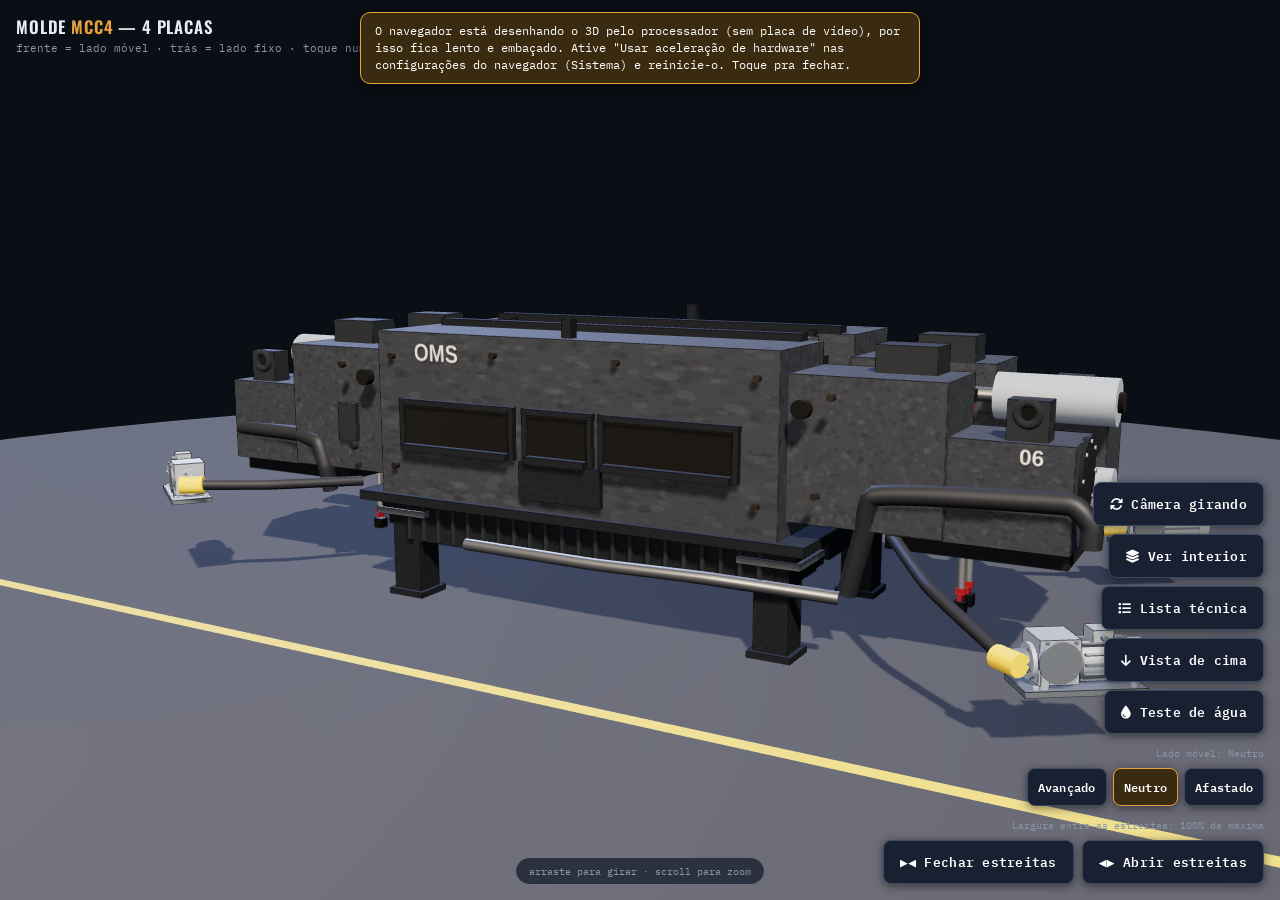
<file: Molde3d.html>
<!DOCTYPE html>
<html lang="pt-BR">
<head>
<meta charset="UTF-8">
<meta name="viewport" content="width=device-width, initial-scale=1.0">
<title>Molde MCC4 3D</title>
<!-- 🆕 Página pública temporária (visualização 3D do Molde MCC4 pra
     apresentação do supervisor) — pedido do usuário: sem gate de admin,
     igual ao Sinótico 3D, qualquer um com o link acessa. Remover esse
     arquivo + o link do menu (app.html) depois da apresentação. -->
<link rel="preconnect" href="https://fonts.googleapis.com">
<link href="https://fonts.googleapis.com/css2?family=Oswald:wght@500;600&family=IBM+Plex+Mono:wght@400;500&display=swap" rel="stylesheet">
<link rel="stylesheet" href="https://cdnjs.cloudflare.com/ajax/libs/font-awesome/6.5.1/css/all.min.css">
<style>
    html, body { margin: 0; padding: 0; width: 100%; height: 100%; background: #0a0e15; overflow: hidden; }
    * { box-sizing: border-box; }

    /* 🐛 CORREÇÃO ("nem dá pra ver o botão direito"): fundo translúcido
       (rgba com alpha baixo) + texto quase da mesma cor do cenário 3D
       atrás deixava os botões praticamente invisíveis contra o piso
       claro da cena. Fundo sólido, texto branco puro, borda mais forte
       e sombra pra descolar do fundo em qualquer ângulo de câmera. */
    .molde3d-btn {
        padding: 10px 16px;
        font-size: 13px;
        font-weight: 600;
        font-family: 'IBM Plex Mono', monospace;
        letter-spacing: .02em;
        border-radius: 8px;
        border: 1px solid #3a4a63;
        background: #182031;
        color: #ffffff;
        cursor: pointer;
        box-shadow: 0 2px 10px rgba(0,0,0,.5);
        display: inline-flex;
        align-items: center;
        gap: 8px;
        transition: background .15s, border-color .15s;
    }
    .molde3d-btn:hover { background: #233047; border-color: #e8a33d; }
    .molde3d-btn:active { background: #0f1521; }
    .molde3d-btn-pos { padding: 8px 10px; font-size: 12px; }
    .molde3d-btn-pos.ativo { background: #3a2a10; border-color: #e8a33d; }
    .molde3d-btn-segurar { touch-action: none; user-select: none; -webkit-user-select: none; -webkit-touch-callout: none; }
    .molde3d-btn-segurar:active { background: #3a2a10; border-color: #e8a33d; }
</style>
</head>
<body>
    <div id="molde3d-container" style="position:relative; width:100vw; height:100vh; overflow:hidden; background:#0a0e15;">
        <div id="molde3d-loading" style="position:absolute; inset:0; display:flex; align-items:center; justify-content:center; flex-direction:column; gap:10px; z-index:5; color:#8b96ab; font-family:'IBM Plex Mono', monospace; font-size:12px; letter-spacing:.08em; text-transform:uppercase;">
            <div style="width:30px; height:30px; border-radius:50%; border:2px solid #233047; border-top-color:#e8a33d; animation:molde3d-spin .9s linear infinite;"></div>
            Carregando modelo 3D
        </div>
        <div id="molde3d-hud" style="position:absolute; top:14px; left:16px; right:16px; z-index:4; display:flex; align-items:baseline; justify-content:space-between; gap:12px; flex-wrap:wrap; pointer-events:none;">
            <div>
                <h2 style="margin:0; font-family:'Oswald', sans-serif; font-weight:600; font-size:1.05rem; letter-spacing:.05em; text-transform:uppercase; color:#e7ecf5;">Molde <span style="color:#e8a33d;">MCC4</span> — 4 placas</h2>
                <div style="font-family:'IBM Plex Mono', monospace; font-size:.68rem; color:#8b96ab; margin-top:2px;">frente = lado móvel · trás = lado fixo · toque numa peça pra isolar ela · dimensões estimadas</div>
                <div id="molde3d-agua" style="display:none; margin-top:8px; font-family:'IBM Plex Mono', monospace; font-size:.72rem; color:#bfe3ff; background:rgba(21,87,168,.35); border:1px solid #3d9cf0; padding:6px 10px; border-radius:8px; max-width:520px;"></div>
            </div>
        </div>
        <div id="molde3d-peca" style="display:none; position:absolute; left:16px; bottom:16px; z-index:4; max-width:calc(100vw - 230px); font-family:'IBM Plex Mono', monospace; font-size:.75rem; color:#ffffff; background:#182031; border:1px solid #e8a33d; padding:7px 12px; border-radius:8px; box-shadow:0 2px 10px rgba(0,0,0,.5);"></div>
        <div id="molde3d-controls" style="position:absolute; right:16px; bottom:16px; z-index:4; display:flex; flex-direction:column; gap:8px; align-items:flex-end;">
            <button type="button" id="molde3d-btn-sair-foco" class="molde3d-btn" style="display:none; border-color:#e8a33d;"><i class="fas fa-arrow-left"></i> Voltar ao molde</button>
            <button type="button" id="molde3d-btn-rotate" class="molde3d-btn"><i class="fas fa-sync"></i> Câmera girando</button>
            <button type="button" id="molde3d-btn-interior" class="molde3d-btn"><i class="fas fa-layer-group"></i> Ver interior</button>
            <button type="button" id="molde3d-btn-lista" class="molde3d-btn"><i class="fas fa-list"></i> Lista técnica</button>
            <button type="button" id="molde3d-btn-cima" class="molde3d-btn"><i class="fas fa-arrow-down"></i> Vista de cima</button>
            <button type="button" id="molde3d-btn-agua" class="molde3d-btn"><i class="fas fa-tint"></i> Teste de água</button>
            <div id="molde3d-posicao" style="font-family:'IBM Plex Mono', monospace; font-size:.65rem; color:#8b96ab; margin-top:4px;"></div>
            <div style="display:flex; gap:6px;">
                <button type="button" class="molde3d-btn molde3d-btn-pos" data-posicao-movel="avancado">Avançado</button>
                <button type="button" class="molde3d-btn molde3d-btn-pos" data-posicao-movel="neutro">Neutro</button>
                <button type="button" class="molde3d-btn molde3d-btn-pos" data-posicao-movel="afastado">Afastado</button>
            </div>
            <div id="molde3d-largura" style="font-family:'IBM Plex Mono', monospace; font-size:.65rem; color:#8b96ab; margin-top:4px;"></div>
            <div style="display:flex; gap:8px;">
                <button type="button" id="molde3d-btn-fechar-estreitas" class="molde3d-btn molde3d-btn-segurar" title="Segure pra fechar as placas estreitas">&#9654;&#9664; Fechar estreitas</button>
                <button type="button" id="molde3d-btn-abrir-estreitas" class="molde3d-btn molde3d-btn-segurar" title="Segure pra abrir as placas estreitas">&#9664;&#9654; Abrir estreitas</button>
            </div>
        </div>
        <div id="molde3d-hint" style="position:absolute; left:50%; bottom:16px; transform:translateX(-50%); z-index:4; font-family:'IBM Plex Mono', monospace; font-size:.65rem; color:#8b96ab; background:rgba(17,24,38,.7); border:1px solid #233047; padding:5px 12px; border-radius:20px; white-space:nowrap;">arraste para girar · scroll para zoom</div>
    </div>

    <div id="molde3d-lista" style="display:none;"></div>
    <style>
        #molde3d-lista { position:absolute; top:70px; left:16px; z-index:6; width:min(560px, calc(100vw - 32px)); max-height:calc(100vh - 150px); flex-direction:column; background:rgba(12,17,27,.96); border:1px solid #3a4a63; border-radius:10px; box-shadow:0 6px 24px rgba(0,0,0,.6); font-family:'IBM Plex Mono', monospace; color:#e7ecf5; overflow:auto; }
        #molde3d-lista .lt-topo { position:sticky; top:0; display:flex; justify-content:space-between; gap:10px; padding:10px 12px; background:#182031; border-bottom:1px solid #3a4a63; }
        #molde3d-lista .lt-titulo { font-size:.85rem; font-weight:600; }
        #molde3d-lista .lt-sub, #molde3d-lista .lt-nota { font-size:.65rem; color:#8b96ab; }
        #molde3d-lista .lt-nota { padding:6px 12px 0; }
        #molde3d-lista .lt-fechar { background:none; border:none; color:#e7ecf5; font-size:16px; cursor:pointer; }
        #molde3d-lista .lt-grupo { padding:10px 12px 4px; font-size:.75rem; color:#e8a33d; font-weight:600; }
        #molde3d-lista .lt-grupo span { color:#8b96ab; font-weight:400; }
        #molde3d-lista table { width:100%; border-collapse:collapse; font-size:.68rem; margin:6px 0 4px; }
        #molde3d-lista th { text-align:left; color:#8b96ab; font-weight:500; padding:4px 8px; border-bottom:1px solid #2a3548; }
        #molde3d-lista td { padding:5px 8px; border-bottom:1px solid #1e2738; vertical-align:top; }
        #molde3d-lista .lt-cod { color:#8b96ab; white-space:nowrap; }
        #molde3d-lista .lt-qtd { white-space:nowrap; text-align:right; }
        #molde3d-lista .lt-qtd small { color:#8b96ab; }
        #molde3d-lista .lt-apl { color:#6f7c93; font-size:.62rem; margin-top:2px; }
        #molde3d-lista .lt-sug { color:#1a1200; background:#e8a33d; border-radius:4px; padding:0 4px; font-size:.58rem; }
    </style>
    <style>
        @keyframes molde3d-spin { to { transform: rotate(360deg); } }
    </style>

    <script type="importmap">
    {
        "imports": {
            "three": "./vendor/three/three.module.min.js",
            "three/addons/": "./vendor/three/addons/"
        }
    }
    </script>
    <script type="module">
        import { renderMolde3D } from './JS/Paineis/molde3d.js';
        renderMolde3D();
    </script>
</body>
</html>
</file>
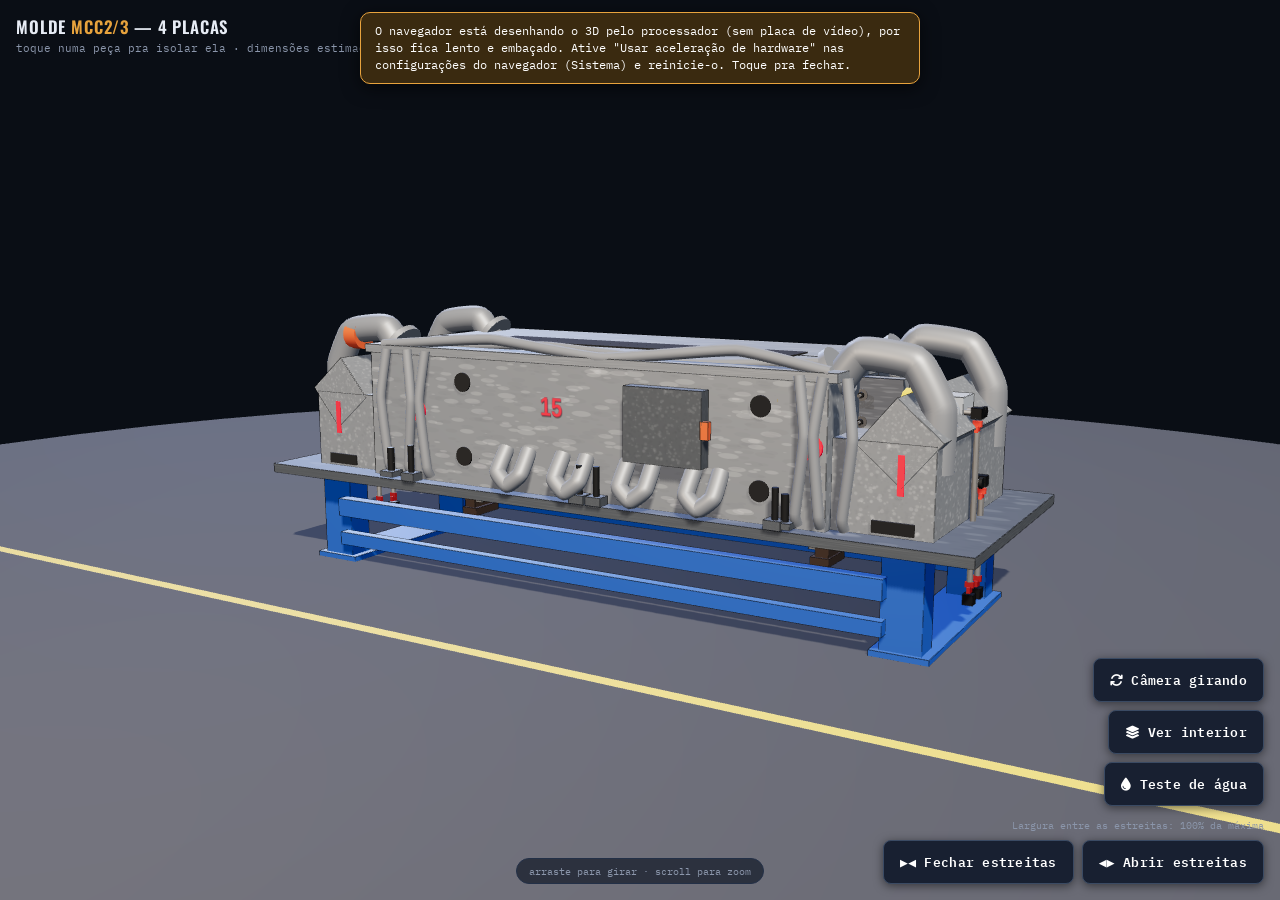
<file: MoldeMCC23d.html>
<!DOCTYPE html>
<html lang="pt-BR">
<head>
<meta charset="UTF-8">
<meta name="viewport" content="width=device-width, initial-scale=1.0">
<title>Molde MCC2/3 3D</title>
<!-- 🆕 Página pública temporária (visualização 3D do Molde MCC2/3 pra
     apresentação do supervisor) — pedido do usuário: sem gate de admin,
     igual ao Sinótico 3D, qualquer um com o link acessa. Remover esse
     arquivo + o link do menu (app.html) depois da apresentação. -->
<link rel="preconnect" href="https://fonts.googleapis.com">
<link href="https://fonts.googleapis.com/css2?family=Oswald:wght@500;600&family=IBM+Plex+Mono:wght@400;500&display=swap" rel="stylesheet">
<link rel="stylesheet" href="https://cdnjs.cloudflare.com/ajax/libs/font-awesome/6.5.1/css/all.min.css">
<style>
    html, body { margin: 0; padding: 0; width: 100%; height: 100%; background: #0a0e15; overflow: hidden; }
    * { box-sizing: border-box; }

    /* 🐛 CORREÇÃO ("nem dá pra ver o botão direito"): fundo translúcido
       (rgba com alpha baixo) + texto quase da mesma cor do cenário 3D
       atrás deixava os botões praticamente invisíveis contra o piso
       claro da cena. Fundo sólido, texto branco puro, borda mais forte
       e sombra pra descolar do fundo em qualquer ângulo de câmera. */
    .molde3d-btn {
        padding: 10px 16px;
        font-size: 13px;
        font-weight: 600;
        font-family: 'IBM Plex Mono', monospace;
        letter-spacing: .02em;
        border-radius: 8px;
        border: 1px solid #3a4a63;
        background: #182031;
        color: #ffffff;
        cursor: pointer;
        box-shadow: 0 2px 10px rgba(0,0,0,.5);
        display: inline-flex;
        align-items: center;
        gap: 8px;
        transition: background .15s, border-color .15s;
    }
    .molde3d-btn:hover { background: #233047; border-color: #e8a33d; }
    .molde3d-btn:active { background: #0f1521; }
    .molde3d-btn-segurar { touch-action: none; user-select: none; -webkit-user-select: none; -webkit-touch-callout: none; }
    .molde3d-btn-segurar:active { background: #3a2a10; border-color: #e8a33d; }
</style>
</head>
<body>
    <div id="molde3d-container" style="position:relative; width:100vw; height:100vh; overflow:hidden; background:#0a0e15;">
        <div id="molde3d-loading" style="position:absolute; inset:0; display:flex; align-items:center; justify-content:center; flex-direction:column; gap:10px; z-index:5; color:#8b96ab; font-family:'IBM Plex Mono', monospace; font-size:12px; letter-spacing:.08em; text-transform:uppercase;">
            <div style="width:30px; height:30px; border-radius:50%; border:2px solid #233047; border-top-color:#e8a33d; animation:molde3d-spin .9s linear infinite;"></div>
            Carregando modelo 3D
        </div>
        <div id="molde3d-hud" style="position:absolute; top:14px; left:16px; right:16px; z-index:4; display:flex; align-items:baseline; justify-content:space-between; gap:12px; flex-wrap:wrap; pointer-events:none;">
            <div>
                <h2 style="margin:0; font-family:'Oswald', sans-serif; font-weight:600; font-size:1.05rem; letter-spacing:.05em; text-transform:uppercase; color:#e7ecf5;">Molde <span style="color:#e8a33d;">MCC2/3</span> — 4 placas</h2>
                <div style="font-family:'IBM Plex Mono', monospace; font-size:.68rem; color:#8b96ab; margin-top:2px;">toque numa peça pra isolar ela · dimensões estimadas</div>
                <div id="molde3d-agua" style="display:none; margin-top:8px; font-family:'IBM Plex Mono', monospace; font-size:.72rem; color:#bfe3ff; background:rgba(21,87,168,.35); border:1px solid #3d9cf0; padding:6px 10px; border-radius:8px; max-width:520px;"></div>
            </div>
        </div>
        <div id="molde3d-peca" style="display:none; position:absolute; left:16px; bottom:16px; z-index:4; max-width:calc(100vw - 230px); font-family:'IBM Plex Mono', monospace; font-size:.75rem; color:#ffffff; background:#182031; border:1px solid #e8a33d; padding:7px 12px; border-radius:8px; box-shadow:0 2px 10px rgba(0,0,0,.5);"></div>
        <div id="molde3d-controls" style="position:absolute; right:16px; bottom:16px; z-index:4; display:flex; flex-direction:column; gap:8px; align-items:flex-end;">
            <button type="button" id="molde3d-btn-sair-foco" class="molde3d-btn" style="display:none; border-color:#e8a33d;"><i class="fas fa-arrow-left"></i> Voltar ao molde</button>
            <button type="button" id="molde3d-btn-rotate" class="molde3d-btn"><i class="fas fa-sync"></i> Câmera girando</button>
            <button type="button" id="molde3d-btn-interior" class="molde3d-btn"><i class="fas fa-layer-group"></i> Ver interior</button>
            <button type="button" id="molde3d-btn-agua" class="molde3d-btn"><i class="fas fa-tint"></i> Teste de água</button>
            <div id="molde3d-largura" style="font-family:'IBM Plex Mono', monospace; font-size:.65rem; color:#8b96ab; margin-top:4px;"></div>
            <div style="display:flex; gap:8px;">
                <button type="button" id="molde3d-btn-fechar-estreitas" class="molde3d-btn molde3d-btn-segurar" title="Segure pra fechar as placas estreitas">&#9654;&#9664; Fechar estreitas</button>
                <button type="button" id="molde3d-btn-abrir-estreitas" class="molde3d-btn molde3d-btn-segurar" title="Segure pra abrir as placas estreitas">&#9664;&#9654; Abrir estreitas</button>
            </div>
        </div>
        <div id="molde3d-hint" style="position:absolute; left:50%; bottom:16px; transform:translateX(-50%); z-index:4; font-family:'IBM Plex Mono', monospace; font-size:.65rem; color:#8b96ab; background:rgba(17,24,38,.7); border:1px solid #233047; padding:5px 12px; border-radius:20px; white-space:nowrap;">arraste para girar · scroll para zoom</div>
    </div>

    <style>
        @keyframes molde3d-spin { to { transform: rotate(360deg); } }
    </style>

    <script type="importmap">
    {
        "imports": {
            "three": "./vendor/three/three.module.min.js",
            "three/addons/": "./vendor/three/addons/"
        }
    }
    </script>
    <script type="module">
        import { renderMolde23_3D } from './JS/Paineis/molde23-3d.js';
        renderMolde23_3D();
    </script>
</body>
</html>
</file>
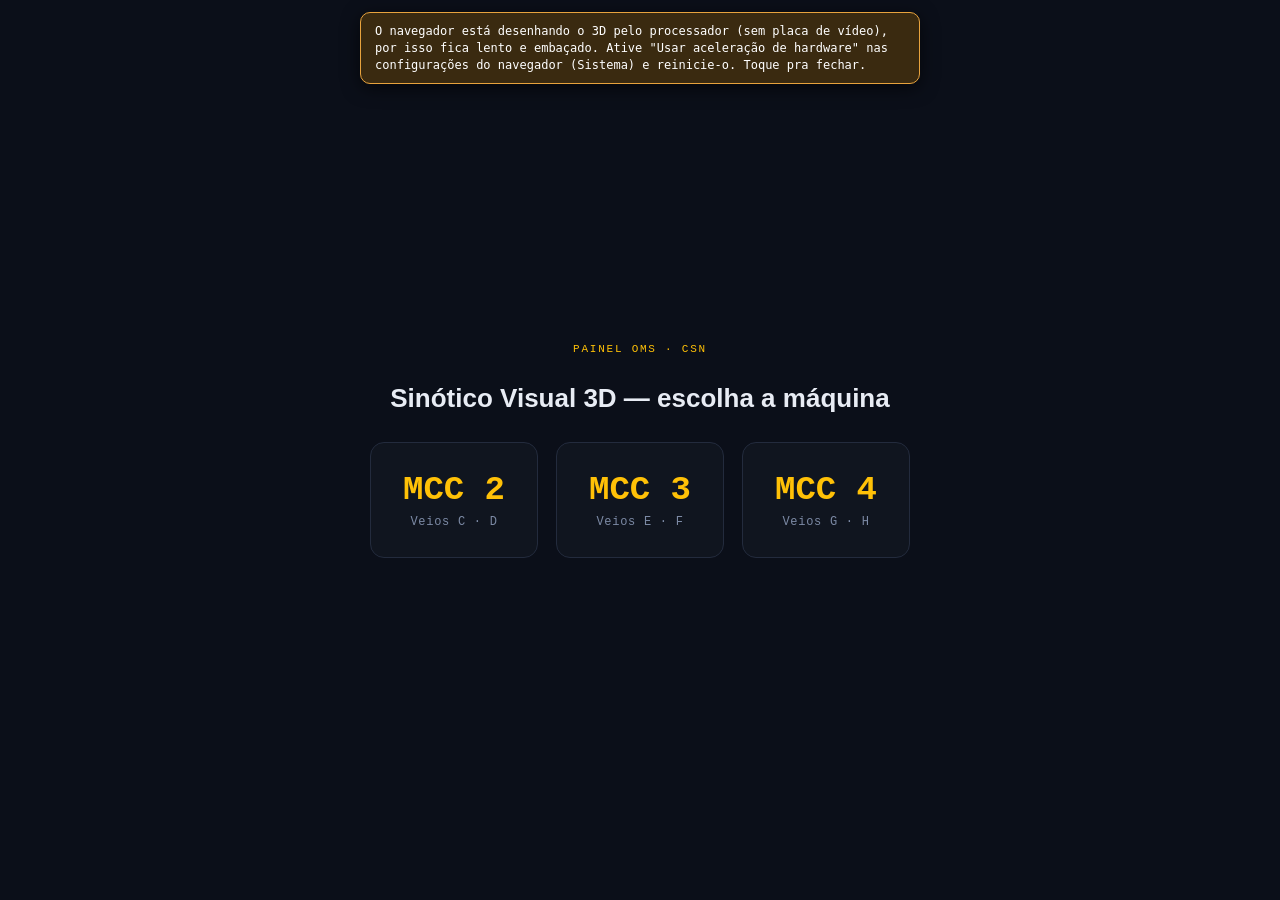
<file: Sinotico3d.html>
<!DOCTYPE html>
<html lang="pt-BR">
<head>
<meta charset="UTF-8">
<meta name="viewport" content="width=device-width, initial-scale=1.0">
<title>Sinótico Visual 3D — MCC4</title>
<style>
    :root {
        --bg-deep: #0a0e14;
        --bg-panel: #10151f;
        --bg-panel-2: #161d2b;
        --border: #232b3d;
        --text-heading: #e8ecf4;
        --text-muted: #7c8aa5;
        --accent: #FFC107; /* 🔧 REDESIGN: dourado de marca, era azul (#38bdf8) */
        --ok: #22c55e;
        --warn: #F59E0B; /* 🔧 REDESIGN: recalibrado junto com o resto do sistema */
        --limit: #b91c1c;
        --danger: #ef4444;
        --vaga: #6b7280;
        --mono: 'JetBrains Mono', 'Courier New', monospace;
        --sans: 'Inter', -apple-system, BlinkMacSystemFont, 'Segoe UI', sans-serif;
    }

    * { box-sizing: border-box; }

    html, body {
        margin: 0; padding: 0;
        width: 100%; height: 100%;
        background: radial-gradient(ellipse at 50% 0%, #131a28 0%, var(--bg-deep) 65%);
        font-family: var(--sans);
        color: var(--text-heading);
        overflow: hidden;
    }

    #app { position: relative; width: 100vw; height: 100vh; }
    /* 🔧 Sem isso, no celular o dedo arrastando a câmera também tenta
       rolar/dar pinch-zoom na PÁGINA ao mesmo tempo que o OrbitControls
       gira a cena — os dois gestos brigam e fica muito mais difícil de
       mexer no toque do que no mouse. */
    #canvas-container { position: absolute; inset: 0; cursor: grab; touch-action: none; }
    #canvas-container.hover-piece { cursor: pointer; }
    #canvas-container:active { cursor: grabbing; }

    /* ===== TOPBAR ===== */
    #topbar {
        position: absolute; top: 0; left: 0; right: 0;
        display: flex; align-items: center; justify-content: space-between;
        padding: 16px 22px;
        background: linear-gradient(180deg, rgba(10,14,20,0.92) 0%, rgba(10,14,20,0.0) 100%);
        pointer-events: none;
        z-index: 10;
    }
    #topbar .brand { display: flex; flex-direction: column; gap: 2px; pointer-events: auto; }
    #topbar .brand .eyebrow {
        font-family: var(--mono); font-size: 10.5px; letter-spacing: 0.14em;
        color: var(--accent); text-transform: uppercase;
    }
    #topbar .brand h1 { margin: 0; font-size: 18px; font-weight: 650; letter-spacing: -0.01em; }

    #veio-tabs { display: flex; gap: 6px; pointer-events: auto; }
    #veio-tabs-lista { display: contents; } /* filhos (botões de veio) viram itens flex diretos do #veio-tabs, herdando o gap */
    .veio-tab {
        font-family: var(--mono); font-size: 12px; font-weight: 600; letter-spacing: 0.04em;
        padding: 8px 16px; border-radius: 8px;
        background: var(--bg-panel); border: 1px solid var(--border);
        color: var(--text-muted); cursor: pointer;
        transition: all 0.15s ease;
    }
    .veio-tab:hover { border-color: var(--accent); color: var(--text-heading); }
    .veio-tab.active { background: var(--accent); border-color: var(--accent); color: #04121c; }
    .veio-tab.btn-exportar { margin-left: 8px; border-color: #2a3652; }
    .veio-tab.btn-exportar:hover { border-color: var(--ok); color: var(--ok); }

    /* ===== RESPONSIVO (celular) ===== */
    @media (max-width: 768px) {
        #topbar {
            flex-direction: column;
            align-items: flex-start;
            gap: 10px;
            padding: 12px 12px;
        }
        #veio-tabs {
            width: 100%;
            overflow-x: auto;
            flex-wrap: nowrap;
            -webkit-overflow-scrolling: touch;
            padding-bottom: 6px;
            scrollbar-width: thin;
        }
        #veio-tabs::-webkit-scrollbar { height: 4px; }
        #veio-tabs::-webkit-scrollbar-thumb { background: var(--border); border-radius: 4px; }
        .veio-tab {
            flex-shrink: 0;
            padding: 8px 12px;
            font-size: 11px;
            white-space: nowrap;
        }
    }
    .grupo-maquina {
        font-family: var(--mono); font-size: 9.5px; letter-spacing: 0.1em; text-transform: uppercase;
        color: var(--text-muted); display: flex; align-items: center; padding: 0 2px;
    }

    /* ===== 🆕 TELA DE ESCOLHA DA MÁQUINA (MCC 2 / 3 / 4) =====
       Antes o Sinótico abria direto no Veio H (MCC4) e a barra de cima
       mostrava os 6 veios juntos, todos de uma vez. Agora abre nessa
       tela primeiro — escolhe a MÁQUINA (não o veio ainda) — e só
       depois de escolher é que aparecem os veios daquela MCC pra
       selecionar. */
    #tela-mcc {
        position: fixed; inset: 0; z-index: 100;
        display: flex; flex-direction: column; align-items: center; justify-content: center;
        gap: 28px; background: var(--bg, #0b0f19);
        padding: 24px;
    }
    #tela-mcc[hidden] { display: none; }
    #tela-mcc .tela-mcc-eyebrow {
        font-family: var(--mono); font-size: 11px; letter-spacing: 0.16em; text-transform: uppercase;
        color: var(--accent);
    }
    #tela-mcc h1 { margin: 0; font-size: 26px; font-weight: 650; color: var(--text-heading); text-align: center; }
    #tela-mcc .tela-mcc-cards { display: flex; gap: 18px; flex-wrap: wrap; justify-content: center; }
    .card-mcc {
        font-family: var(--mono); width: 168px; padding: 28px 20px;
        background: var(--bg-panel); border: 1px solid var(--border); border-radius: 14px;
        color: var(--text-heading); cursor: pointer; text-align: center;
        transition: all 0.15s ease;
    }
    .card-mcc:hover { border-color: var(--accent); transform: translateY(-2px); box-shadow: 0 10px 28px rgba(0,0,0,0.45); }
    .card-mcc .card-mcc-num { display: block; font-size: 34px; font-weight: 700; color: var(--accent); }
    .card-mcc .card-mcc-label { display: block; margin-top: 6px; font-size: 12px; letter-spacing: 0.06em; color: var(--text-muted); }
    #btn-trocar-mcc {
        font-family: var(--mono); font-size: 11px; font-weight: 600; letter-spacing: 0.04em;
        padding: 8px 14px; border-radius: 8px;
        background: var(--bg-panel); border: 1px solid var(--border);
        color: var(--text-muted); cursor: pointer; margin-right: 4px;
    }
    #btn-trocar-mcc:hover { border-color: var(--accent); color: var(--text-heading); }

    /* ===== LEGENDA ===== */
    #legenda {
        position: absolute; left: 22px; bottom: 22px;
        display: flex; flex-direction: column; gap: 8px;
        background: var(--bg-panel); border: 1px solid var(--border);
        border-radius: 10px; padding: 14px 16px;
        z-index: 10; min-width: 190px;
    }
    #legenda .titulo {
        font-family: var(--mono); font-size: 10px; letter-spacing: 0.12em;
        text-transform: uppercase; color: var(--text-muted); margin-bottom: 2px;
    }
    .legenda-item { display: flex; align-items: center; gap: 9px; font-size: 12.5px; color: var(--text-heading); }
    .legenda-dot { width: 10px; height: 10px; border-radius: 3px; flex-shrink: 0; }

    /* ===== STATUS DA API ===== */
    #status-api {
        position: absolute; right: 22px; bottom: 22px;
        display: flex; align-items: center; gap: 8px;
        font-family: var(--mono); font-size: 11px; color: var(--text-muted);
        background: var(--bg-panel); border: 1px solid var(--border);
        border-radius: 8px; padding: 8px 12px;
        z-index: 10;
    }
    #status-api .dot { width: 7px; height: 7px; border-radius: 50%; background: var(--vaga); }
    #status-api .dot.on { background: var(--ok); box-shadow: 0 0 6px var(--ok); }
    #status-api .dot.off { background: var(--danger); box-shadow: 0 0 6px var(--danger); }
    #btn-atualizar-dados {
        display: flex; align-items: center; gap: 6px;
        margin-left: 4px; padding-left: 10px; border-left: 1px solid var(--border);
        background: none; border-top: none; border-right: none; border-bottom: none;
        color: var(--text-muted); font-family: var(--mono); font-size: 11px;
        cursor: pointer; transition: color 0.15s ease;
    }
    #btn-atualizar-dados:hover { color: var(--accent); }
    #btn-atualizar-dados svg { width: 12px; height: 12px; transition: transform 0.5s ease; }
    #btn-atualizar-dados.girando svg { animation: girar 0.6s linear; }
    @keyframes girar { to { transform: rotate(360deg); } }

    /* ===== LOADING ===== */
    #loading {
        position: absolute; inset: 0; display: flex; flex-direction: column;
        align-items: center; justify-content: center; gap: 16px;
        background: var(--bg-deep); z-index: 50;
        transition: opacity 0.35s ease;
    }
    #loading.hidden { opacity: 0; pointer-events: none; }
    .spinner {
        width: 42px; height: 42px; border-radius: 50%;
        border: 3px solid var(--border); border-top-color: var(--accent);
        animation: spin 0.85s linear infinite;
    }
    @keyframes spin { to { transform: rotate(360deg); } }
    #loading .msg { font-family: var(--mono); font-size: 12.5px; color: var(--text-muted); letter-spacing: 0.02em; }

    /* ===== ERRO ===== */
    #erro-box {
        position: absolute; inset: 0; display: none; flex-direction: column;
        align-items: center; justify-content: center; gap: 14px;
        background: var(--bg-deep); z-index: 51; text-align: center; padding: 24px;
    }
    #erro-box.show { display: flex; }
    #erro-box .icone { font-size: 34px; }
    #erro-box h2 { margin: 0; font-size: 16px; }
    #erro-box p { margin: 0; max-width: 380px; color: var(--text-muted); font-size: 13px; line-height: 1.5; }
    #erro-box button {
        font-family: var(--sans); font-size: 13px; font-weight: 600;
        background: var(--accent); color: #04121c; border: none;
        padding: 10px 20px; border-radius: 8px; cursor: pointer; margin-top: 4px;
    }

    /* ===== MODAL DE DETALHE ===== */
    /* 🔧 CORREÇÃO ("abre o registro do equipamento e não consigo nem
       subir ou descer"): o modal não tinha limite de altura nem
       rolagem própria. Com a seção de rolos (principalmente o Bender,
       com 30 linhas ao todo) o conteúdo passava da altura da tela —
       e como nem o modal nem o overlay tinham "overflow-y", não tinha
       como rolar pra ver/clicar no resto. Agora o overlay rola a
       página toda se precisar (fixed + overflow-y:auto) e o modal
       também tem um teto de altura com rolagem interna própria, então
       sempre dá pra chegar no fim do conteúdo, em qualquer tamanho de
       tela. */
    #overlay {
        position: fixed; inset: 0; background: rgba(5,7,12,0.55);
        display: none; align-items: flex-start; justify-content: center; z-index: 40;
        overflow-y: auto; -webkit-overflow-scrolling: touch;
        padding: 24px 14px;
        -webkit-backdrop-filter: blur(2px);
        backdrop-filter: blur(2px);
    }
    #overlay.show { display: flex; }

    #modal {
        width: 340px; max-width: 100%; background: var(--bg-panel); border: 1px solid var(--border);
        border-radius: 14px; padding: 22px; box-shadow: 0 24px 60px rgba(0,0,0,0.5);
        max-height: calc(100vh - 48px); overflow-y: auto; -webkit-overflow-scrolling: touch;
        margin: auto 0;
    }
    #modal .modal-top { display: flex; align-items: flex-start; justify-content: space-between; margin-bottom: 4px; }
    #modal .posicao-label {
        font-family: var(--mono); font-size: 11px; letter-spacing: 0.1em;
        color: var(--accent); text-transform: uppercase;
    }
    #modal .close-btn {
        background: none; border: none; color: var(--text-muted); font-size: 18px;
        cursor: pointer; line-height: 1; padding: 2px;
    }
    #modal .close-btn:hover { color: var(--text-heading); }
    #modal .tag {
        font-family: var(--mono); font-size: 20px; font-weight: 700;
        color: var(--text-heading); margin: 2px 0 14px 0;
    }
    #modal .campo { display: flex; justify-content: space-between; font-size: 13px; padding: 7px 0; border-top: 1px solid var(--border); }
    #modal .campo .k { color: var(--text-muted); }
    #modal .campo .v { font-family: var(--mono); font-weight: 600; }

    #modal .barra-wrap { margin: 14px 0 6px 0; }
    #modal .barra-topo { display: flex; justify-content: space-between; font-size: 11.5px; color: var(--text-muted); margin-bottom: 6px; }
    #modal .barra-pct { font-family: var(--mono); font-weight: 700; }
    #modal .barra-bg { height: 7px; border-radius: 4px; background: #06090f; overflow: hidden; }
    #modal .barra-fill { height: 100%; border-radius: 4px; transition: width 0.4s ease; }

    #modal .acoes { display: flex; gap: 8px; margin-top: 18px; }
    #modal .acoes button {
        flex: 1; font-family: var(--sans); font-size: 12.5px; font-weight: 600;
        padding: 10px 8px; border-radius: 8px; cursor: pointer; border: 1px solid var(--border);
        transition: all 0.15s ease;
    }
    #modal .btn-prontuario { background: var(--bg-panel-2); color: var(--text-heading); }
    #modal .btn-prontuario:hover { border-color: var(--accent); }
    #modal .btn-oficina { background: rgba(239,68,68,0.12); color: #fca5a5; border-color: rgba(239,68,68,0.35); }
    #modal .btn-oficina:hover { background: rgba(239,68,68,0.2); }

    #modal .vaga-msg { font-size: 13px; color: var(--text-muted); line-height: 1.5; padding: 10px 0 4px 0; }

    /* ===== 🆕 OBSERVAÇÃO EDITÁVEL (salva direto no Postgres) ===== */
    #modal .obs-wrap { margin-top: 16px; border-top: 1px solid var(--border); padding-top: 14px; }
    #modal .obs-label {
        font-size: 11px; color: var(--text-muted); text-transform: uppercase;
        letter-spacing: 0.08em; margin-bottom: 6px; display: block;
    }
    #modal .obs-textarea {
        width: 100%; min-height: 60px; resize: vertical; font-family: var(--sans);
        font-size: 13px; color: var(--text-heading); background: var(--bg-panel-2);
        border: 1px solid var(--border); border-radius: 8px; padding: 8px 10px; line-height: 1.4;
    }
    #modal .obs-textarea:focus { outline: none; border-color: var(--accent); }
    #modal .obs-footer { display: flex; align-items: center; justify-content: space-between; gap: 8px; margin-top: 8px; }
    #modal .obs-status { font-size: 11px; color: var(--text-muted); }
    #modal .obs-status.ok { color: #4ade80; }
    #modal .obs-status.err { color: #fca5a5; }
    #modal .btn-salvar-obs {
        font-family: var(--sans); font-size: 12px; font-weight: 600; white-space: nowrap;
        padding: 8px 14px; border-radius: 8px; cursor: pointer; border: 1px solid var(--border);
        background: var(--accent); color: #04121c; transition: opacity 0.15s ease;
    }
    #modal .btn-salvar-obs:hover { opacity: 0.88; }
    #modal .btn-salvar-obs:disabled { opacity: 0.5; cursor: default; }

    /* ===== 🆕 VISTA DE CIMA DOS ROLOS (marcar/ver rolos travados) =====
       Layout vertical: cada rolo é uma barra horizontal numerada,
       empilhada na ordem real do fluxo do material (de cima pra baixo),
       com seta indicando a direção — igual aos desenhos de referência
       da oficina (R1/R2 Horizontal, Bender, Grupo/Puxador, Zero).
       Rolos repartidos (Zero/Bow: 2 partes desiguais; Bender: 3 partes
       iguais) mostram a barra dividida em pedaços clicáveis
       independentemente — cada pedaço trava sozinho, sem afetar o
       resto do rolo. */
    #modal .rolos-base { margin-bottom: 18px; }
    #modal .rolos-base:last-child { margin-bottom: 0; }
    #modal .rolos-base-titulo {
        font-size: 11px; color: var(--text-heading); text-transform: uppercase;
        letter-spacing: 0.06em; margin-bottom: 8px; font-weight: 700;
    }
    #modal .rolos-vista-topo {
        display: flex; flex-direction: column; align-items: center; gap: 2px;
        background: var(--bg-th); border: 1px solid var(--border); border-radius: 8px;
        padding: 10px 14px;
    }
    #modal .rolos-seta { color: #ef4444; font-size: 20px; line-height: 1; opacity: 0.95; text-shadow: 0 0 6px rgba(239,68,68,0.5); }
    #modal .rolos-coluna { width: 100%; display: flex; flex-direction: column; gap: 6px; }
    #modal .rolo-linha { display: flex; align-items: center; gap: 10px; width: 100%; }
    #modal .rolo-linha .rolo-num {
        flex: 0 0 22px; text-align: center; font-family: var(--mono); font-size: 11px;
        font-weight: 700; color: var(--text-muted);
    }
    #modal .rolo-barra-grupo {
        flex: 1 1 auto; height: 24px; display: flex; gap: 2px; position: relative;
    }
    #modal .rolo-parte {
        border-radius: 5px; border: 1.5px solid var(--border); background: var(--bg-panel-2);
        background-image: repeating-linear-gradient(90deg, rgba(255,255,255,0.03) 0px, rgba(255,255,255,0.03) 3px, transparent 3px, transparent 7px);
        cursor: pointer; transition: all 0.15s ease; padding: 0; font: inherit; height: 100%;
    }
    #modal .rolo-parte:hover { border-color: var(--accent); }
    #modal .rolo-parte.travado { background: rgba(239,68,68,0.22); border-color: #ef4444; }
    #modal .rolo-linha.acionado .rolo-parte {
        border-color: #eab308; border-style: dashed; border-width: 2px; background-color: rgba(234,179,8,0.16);
    }
    #modal .rolo-linha.acionado .rolo-parte.travado {
        background: rgba(239,68,68,0.32); border-color: #ef4444; border-style: solid;
    }
    #modal .rolo-cardam-flutuante {
        position: absolute; top: 50%; left: 50%; transform: translate(-50%, -50%);
        font-size: 11px; color: #eab308; opacity: 1; text-shadow: 0 0 4px rgba(234,179,8,0.7);
        pointer-events: none;
    }
    #modal .rolos-legenda {
        display: flex; gap: 14px; flex-wrap: wrap; font-size: 10.5px; color: var(--text-muted);
        margin-top: 10px;
    }
    #modal .rolos-legenda span { display: inline-flex; align-items: center; gap: 5px; }
    #modal .rolos-legenda i {
        width: 16px; height: 11px; border-radius: 3px; display: inline-block; border: 1.5px solid var(--border);
    }
    #modal .rolos-legenda .li-livre { background: var(--bg-panel-2); }
    #modal .rolos-legenda .li-acionado { background: rgba(234,179,8,0.16); border: 2px dashed #eab308; }
    #modal .rolos-legenda .li-travado { background: rgba(239,68,68,0.22); border-color: #ef4444; }

    /* ===== 🆕 MANCAIS (rolamentos nas pontas do rolo) =====
       Um botão em cada ponta da barra: mancal A (esquerda) e mancal B
       (direita), sempre nessa ordem. Clique abre o painel de ocorrência
       (quebra de rolamento / vazamento de graxa / vazamento de água) logo abaixo da lista. */
    #modal .mancal-btn {
        flex: 0 0 22px; height: 24px; border-radius: 5px; border: 2px solid #22c55e;
        background: rgba(34,197,94,0.12); color: #22c55e; font-family: var(--mono);
        font-size: 10px; font-weight: 800; cursor: pointer; transition: all 0.15s ease;
        display: flex; align-items: center; justify-content: center; padding: 0;
    }
    #modal .mancal-btn:hover { filter: brightness(1.25); transform: scale(1.05); }
    #modal .mancal-btn.selecionado { outline: 2px solid var(--accent); outline-offset: 1px; }
    #modal .mancal-btn.rolamento { border-color: #ef4444; background: rgba(239,68,68,0.22); color: #fca5a5; }
    #modal .mancal-btn.graxa { border-color: #eab308; background: rgba(234,179,8,0.22); color: #fde68a; }
    #modal .mancal-btn.agua { border-color: #3b82f6; background: rgba(59,130,246,0.22); color: #93c5fd; }

    /* 🆕 Mancais internos (Bow: mancais=4) — ficam DENTRO da barra,
       na junção da repartição (ou no centro, se o rolo for inteiro).
       "left" é definido inline por posição (ver renderGridRolos). */
    #modal .mancal-btn.mancal-interno {
        position: absolute; top: 1px; width: 16px; height: 20px; z-index: 3;
    }

    #modal .painel-mancal {
        margin-top: 12px; padding: 12px; border: 1px solid var(--border); border-radius: 8px;
        background: var(--bg-th); display: none;
    }
    #modal .painel-mancal.show { display: block; }
    #modal .painel-mancal .painel-mancal-titulo {
        font-size: 11px; font-weight: 700; color: var(--text-heading); margin-bottom: 8px;
        text-transform: uppercase; letter-spacing: 0.04em;
    }
    #modal .painel-mancal .painel-mancal-botoes { display: flex; flex-direction: column; gap: 6px; }
    #modal .painel-mancal button {
        text-align: left; padding: 9px 12px; border-radius: 6px; border: 1px solid var(--border);
        background: var(--bg-panel-2); color: var(--text-body); font-size: 12.5px; cursor: pointer;
        transition: all 0.15s ease;
    }
    #modal .painel-mancal button:hover { border-color: var(--accent); }
    #modal .painel-mancal button.opt-rolamento:hover { border-color: #ef4444; color: #fca5a5; }
    #modal .painel-mancal button.opt-graxa:hover { border-color: #eab308; color: #fde68a; }
    #modal .painel-mancal button.opt-agua:hover { border-color: #3b82f6; color: #93c5fd; }
    #modal .painel-mancal button.opt-limpar { color: var(--text-muted); font-size: 11.5px; }

    /* ===== 🆕 BARRA TRANSVERSAL (cilindros de elevação + sistema
       hidráulico) =====
       Aparece pra TODO equipamento, em qualquer veio (C/D/E/F/G/H) —
       menos Molde e Bender, que ficam numa "bancada fixa" e não têm essa
       barra/cilindros de elevação de verdade (ver TIPOS_SEM_BARRA_TRANSVERSAL
       em dados.js). Cada equipamento tem 4 cilindros de elevação, cada um
       com 2 pontas clicáveis — AV (Avanço) e RE (Retorno) — mais os 2
       Cilindros Centrais e a Barra Transversal em si.
       🔧 CORREÇÃO ("a tabela tem que ficar IGUAL a do mancal"): clicar em
       QUALQUER um desses componentes abre DIRETO o painel de ocorrência
       logo abaixo, com as 3 opções finais — 🔴 Crítico / 🟡 Avariado /
       ✅ Sem ocorrência — sem nenhuma etapa no meio, igual ao painel de
       mancal (Rolamento/Graxa/Água/Limpar). Escolher uma opção já salva
       na hora. O estado mostrado na grade (Livre/Avariado/Crítico) é
       o mesmo registrado naquele componente — igual à lógica do mancal,
       só que aplicada aos cilindros/barra em vez do rolamento. */
    #modal .bt-wrap { margin-top: 18px; }
    /* 🆕 Desenho esquemático (SVG) — dá noção espacial de onde fica cada
       cilindro/mangueira antes de clicar. Os elementos do desenho usam
       a MESMA classe/data-bt dos botões da lista abaixo, então os dois
       ficam sempre sincronizados (clicar em qualquer um dos dois marca
       os dois). */
    #modal .bt-diagrama {
        background: var(--bg-th); border: 1px solid var(--border); border-radius: 10px;
        padding: 10px 6px 6px; margin-bottom: 14px;
    }
    /* 🔧 CORREÇÃO ("aumenta essa parte"): o container tinha uma altura
       mínima FIXA (min-height) maior do que a altura que o desenho
       realmente ocupava na tela — sobrava um espaço em branco enorme
       embaixo dos cilindros, deixando o desenho pequeno "boiando" no
       topo de uma caixa grande. Agora o container acompanha o
       "aspect-ratio" exato do viewBox do SVG, então ele sempre preenche
       100% da largura disponível sem sobrar (nem faltar) espaço — o
       desenho fica o maior possível, sem buraco embaixo. */
    #modal .bt-diagrama-svg { width: 100%; height: auto; display: block; aspect-ratio: 760 / 1006; }
    #modal .bt-svg-viga { fill: #2a3346; stroke: var(--border); stroke-width: 1; }
    #modal .bt-svg-legenda-eixo { font-family: var(--mono); font-size: 15px; font-weight: 700; fill: var(--text-muted); letter-spacing: 0.06em; }
    #modal .bt-svg-shape { cursor: pointer; }
    #modal .bt-svg-shape .bt-svg-corpo { fill: rgba(34,197,94,0.14); stroke: #22c55e; stroke-width: 3; transition: all 0.15s ease; }
    #modal .bt-svg-shape .bt-svg-haste { fill: #4b5568; stroke: var(--border); stroke-width: 1.5; }
    #modal .bt-svg-shape .bt-svg-mangueira-tubo { fill: none; stroke: #22c55e; stroke-width: 6; stroke-linecap: round; transition: all 0.15s ease; }
    #modal .bt-svg-shape .bt-svg-mangueira-corpo { fill: rgba(34,197,94,0.14); stroke: #22c55e; stroke-width: 3; transition: all 0.15s ease; }
    #modal .bt-svg-shape .bt-svg-rotulo { font-family: var(--mono); font-size: 21px; font-weight: 800; fill: #d6f5e3; }
    #modal .bt-svg-shape .bt-svg-rotulo-mng { font-family: var(--mono); font-size: 17px; font-weight: 800; fill: #d6f5e3; }
    #modal .bt-svg-shape .bt-svg-rotulo-mng-num { font-family: var(--mono); font-size: 12px; font-weight: 700; fill: rgba(214,245,227,0.85); }
    /* 🆕 Referência fixa "Sentido do Veio" — sempre no mesmo canto e
       apontando pro mesmo lado, pra nunca confundir avanço/retorno
       trocando de veio (mesma referência usada no desenho da oficina). */
    #modal .bt-svg-referencia-label { font-family: var(--mono); font-size: 14px; font-weight: 700; fill: var(--accent); letter-spacing: 0.03em; }
    #modal .bt-svg-referencia-linha { stroke: var(--accent); stroke-width: 2.5; }
    #modal .bt-svg-referencia-seta { fill: var(--accent); }
    #modal .bt-svg-coluna-label { font-family: var(--mono); font-size: 17px; font-weight: 800; letter-spacing: 0.04em; }
    #modal .bt-svg-coluna-retorno { fill: #93c5fd; }
    #modal .bt-svg-coluna-avanco { fill: #fbbf24; }
    /* 🆕 Os 2 "elos" da Barra Transversal em si (retorno/avanço) — o
       componente real que fica no meio da barra, não só um rótulo. */
    #modal .bt-svg-shape .bt-svg-elo { fill: rgba(255,193,7,0.12); stroke: var(--accent); stroke-width: 3; transition: all 0.15s ease; }
    #modal .bt-svg-shape .bt-svg-rotulo-elo { font-family: var(--mono); font-size: 26px; font-weight: 800; fill: #eafbff; }
    #modal .bt-svg-shape .bt-svg-rotulo-elo-sigla { font-family: var(--mono); font-size: 17px; font-weight: 800; fill: #7dd3fc; }
    #modal .bt-svg-shape:hover .bt-svg-elo { filter: brightness(1.3); }
    #modal .bt-svg-shape.avariado .bt-svg-elo { fill: rgba(234,179,8,0.22); stroke: #eab308; }
    #modal .bt-svg-shape.critico .bt-svg-elo { fill: rgba(239,68,68,0.28); stroke: #ef4444; }
    #modal .bt-svg-shape.selecionado .bt-svg-elo { stroke-width: 4; filter: drop-shadow(0 0 6px rgba(255,193,7,0.8)); }
    /* 🆕 Caixa própria da Barra Transversal — clicável como UM componente
       só (junto com a barra hidráulica em "⊓" lá dentro). */
    #modal .bt-svg-caixa-transversal { fill: rgba(15,23,42,0.55); stroke: #e2e8f0; stroke-width: 2.5; transition: all 0.15s ease; }
    #modal .bt-svg-legenda-hidraulica { font-family: var(--mono); font-size: 15px; font-weight: 800; fill: #fde68a; letter-spacing: 0.04em; }
    /* 🆕 Barra hidráulica em "⊓" — sobe até o topo e desce 90° nas duas
       laterais até a metade da altura da Barra Transversal. Bem mais
       grossa que a antiga faixa reta. */
    #modal .bt-svg-faixa-hidraulica-l { fill: none; stroke: #eab308; stroke-width: 16; stroke-linecap: round; stroke-linejoin: round; opacity: 0.92; transition: all 0.15s ease; }
    /* 🆕 Setas vermelhas de fluxo do veio (topo/base) — diferente da
       referência fina "Sentido do Veio": essa é o sentido do FLUXO. */
    #modal .bt-svg-seta-fluxo { fill: #ef4444; stroke: #7f1d1d; stroke-width: 1.5; }
    /* 🆕 As 2 bolas centrais — Recuo (RE) e Avanço (AV). São diferentes
       uma da outra (contorno de cor distinta), cada uma com seu próprio
       painel/checklist ao clicar. */
    #modal .bt-svg-flexivel-fundo { fill: rgba(255,193,7,0.14); stroke: var(--accent); stroke-width: 2.5; opacity: 0.9; transition: all 0.15s ease; }
    #modal .bt-svg-bola-re { stroke: var(--accent); }
    #modal .bt-svg-bola-av { stroke: #a78bfa; fill: rgba(167,139,250,0.14); }
    /* 🆕 Porca Hidráulica — bolinha cinza nos 4 pontos de curva da
       barra hidráulica. Mesmo checklist do Cilindro de Elevação. */
    #modal .bt-svg-porca { stroke: #94a3b8; fill: rgba(148,163,184,0.18); stroke-width: 2.5; }
    #modal .bt-svg-shape.avariado .bt-svg-porca { fill: rgba(234,179,8,0.22); stroke: #eab308; }
    #modal .bt-svg-shape.critico .bt-svg-porca { fill: rgba(239,68,68,0.28); stroke: #ef4444; }
    /* 🆕 Bloco Fixo — só identificação visual (não clicável, sem
       tabela). Aparece só nos veios C/D/E/F (MCC 2/3), num canto da
       caixa conforme o veio. */
    #modal .bt-svg-bloco-fixo-corpo { fill: rgba(59,130,246,0.14); stroke: #3b82f6; stroke-width: 2.5; }
    #modal .bt-svg-bloco-fixo-rotulo { font-family: var(--mono); font-size: 12px; font-weight: 800; fill: #93c5fd; letter-spacing: 0.02em; }
    #modal .bt-svg-shape:hover .bt-svg-caixa-transversal,
    #modal .bt-svg-shape:hover .bt-svg-flexivel-fundo,
    #modal .bt-svg-shape:hover .bt-svg-faixa-hidraulica-l { filter: brightness(1.25); stroke: var(--accent); }
    #modal .bt-svg-shape.avariado .bt-svg-caixa-transversal,
    #modal .bt-svg-shape.avariado .bt-svg-flexivel-fundo,
    #modal .bt-svg-shape.avariado .bt-svg-faixa-hidraulica-l { stroke: #eab308; fill: rgba(234,179,8,0.14); }
    #modal .bt-svg-shape.critico .bt-svg-caixa-transversal,
    #modal .bt-svg-shape.critico .bt-svg-flexivel-fundo,
    #modal .bt-svg-shape.critico .bt-svg-faixa-hidraulica-l { stroke: #ef4444; fill: rgba(239,68,68,0.18); }
    #modal .bt-svg-shape.selecionado .bt-svg-caixa-transversal,
    #modal .bt-svg-shape.selecionado .bt-svg-flexivel-fundo { stroke-width: 4; filter: drop-shadow(0 0 6px rgba(255,193,7,0.7)); }
    #modal .bt-svg-shape:hover .bt-svg-corpo,
    #modal .bt-svg-shape:hover .bt-svg-mangueira-corpo { filter: brightness(1.3); stroke: var(--accent); }
    #modal .bt-svg-shape:hover .bt-svg-mangueira-tubo { stroke: var(--accent); }
    #modal .bt-svg-shape.avariado .bt-svg-corpo,
    #modal .bt-svg-shape.avariado .bt-svg-mangueira-corpo { fill: rgba(234,179,8,0.22); stroke: #eab308; }
    #modal .bt-svg-shape.avariado .bt-svg-mangueira-tubo { stroke: #eab308; }
    #modal .bt-svg-shape.critico .bt-svg-corpo,
    #modal .bt-svg-shape.critico .bt-svg-mangueira-corpo { fill: rgba(239,68,68,0.28); stroke: #ef4444; }
    #modal .bt-svg-shape.critico .bt-svg-mangueira-tubo { stroke: #ef4444; }
    #modal .bt-svg-shape.selecionado .bt-svg-corpo,
    #modal .bt-svg-shape.selecionado .bt-svg-mangueira-corpo { stroke: var(--accent); stroke-width: 3; filter: drop-shadow(0 0 5px rgba(255,193,7,0.7)); }

    #modal .bt-grupo { margin-bottom: 14px; }
    #modal .bt-grupo-titulo {
        font-size: 11px; color: var(--text-heading); text-transform: uppercase;
        letter-spacing: 0.06em; margin-bottom: 8px; font-weight: 700;
    }
    #modal .bt-grid { display: flex; flex-wrap: wrap; gap: 8px; }
    #modal .bt-item {
        flex: 0 0 auto; min-width: 76px; padding: 11px 14px; border-radius: 8px;
        border: 2px solid #22c55e; background: rgba(34,197,94,0.12); color: #86efac;
        font-family: var(--mono); font-size: 14px; font-weight: 800; text-align: center;
        cursor: pointer; transition: all 0.15s ease;
    }
    #modal .bt-item:hover { filter: brightness(1.2); transform: translateY(-1px); }
    #modal .bt-item.selecionado { outline: 2px solid var(--accent); outline-offset: 1px; }
    #modal .bt-item.avariado { border-color: #eab308; background: rgba(234,179,8,0.18); color: #fde68a; }
    #modal .bt-item.critico { border-color: #ef4444; background: rgba(239,68,68,0.24); color: #fca5a5; }
    #modal .bt-legenda {
        display: flex; gap: 14px; flex-wrap: wrap; font-size: 10.5px; color: var(--text-muted);
        margin-top: 10px;
    }
    #modal .bt-legenda span { display: inline-flex; align-items: center; gap: 5px; }
    #modal .bt-legenda i { width: 16px; height: 11px; border-radius: 3px; display: inline-block; border: 1.5px solid var(--border); }
    #modal .bt-legenda .li-livre { background: rgba(34,197,94,0.12); border-color: #22c55e; }
    #modal .bt-legenda .li-avariado { background: rgba(234,179,8,0.18); border-color: #eab308; }
    #modal .bt-legenda .li-critico { background: rgba(239,68,68,0.24); border-color: #ef4444; }

    #modal .painel-bt {
        margin-top: 12px; padding: 14px; border: 1px solid var(--border); border-radius: 10px;
        background: var(--bg-th); display: none;
    }
    #modal .painel-bt.show { display: block; }
    #modal .painel-bt-titulo {
        font-size: 12px; font-weight: 700; color: var(--text-heading); margin-bottom: 10px;
        text-transform: uppercase; letter-spacing: 0.04em;
    }
    /* 🔧 CORREÇÃO ("a tabela tem que ficar IGUAL a do mancal — um
       clique só, direto na tabelinha final, sem etapa no meio"):
       agora QUALQUER componente clicável (AV/RE do cilindro, Central
       1/2, Barra Transversal) mostra direto as 3 opções finais —
       🔴 Crítico / 🟡 Avariado / ✅ Sem ocorrência — no mesmo estilo
       visual do painel de mancal (Rolamento/Graxa/Água). Escolher uma
       opção já salva na hora. */
    #modal .painel-bt-campos { display: flex; flex-direction: column; gap: 6px; }
    #modal .painel-bt-opcao {
        text-align: left; width: 100%; padding: 9px 12px; border-radius: 6px;
        border: 1px solid var(--border); background: var(--bg-panel-2); color: var(--text-body);
        font-family: var(--sans); font-size: 12.5px; font-weight: 600; cursor: pointer;
        transition: all 0.15s ease;
    }
    #modal .painel-bt-opcao:hover { border-color: var(--accent); }
    #modal .painel-bt-opcao.opt-critico:hover { border-color: #ef4444; color: #fca5a5; }
    #modal .painel-bt-opcao.opt-avariado:hover { border-color: #eab308; color: #fde68a; }
    #modal .painel-bt-opcao.opt-limpar { color: var(--text-muted); font-size: 11.5px; }
    #modal .painel-bt-opcao.selecionado { outline: 2px solid var(--accent); outline-offset: 1px; }
    #modal .mancal-btn.avariado { border-color: #eab308; background: rgba(234,179,8,0.22); color: #fde68a; }
    #modal .mancal-btn.critico { border-color: #ef4444; background: rgba(239,68,68,0.22); color: #fca5a5; }
    /* 🆕 Campo de observação (texto livre) dentro do painel — presente
       nos 3 tipos de componente clicável (cilindro verde, bola azul,
       Barra Transversal). */
    #modal .painel-bt-obs-wrap { margin-top: 12px; padding-top: 10px; border-top: 1px solid var(--border); }
    #modal .painel-bt-obs-label {
        font-size: 11px; color: var(--text-muted); text-transform: uppercase;
        letter-spacing: 0.06em; margin-bottom: 6px; display: block;
    }
    #modal .painel-bt-obs {
        width: 100%; min-height: 54px; resize: vertical; font-family: var(--sans);
        font-size: 13px; color: var(--text-heading); background: var(--bg-panel-2);
        border: 1px solid var(--border); border-radius: 8px; padding: 8px 10px; line-height: 1.4;
    }
    #modal .painel-bt-obs:focus { outline: none; border-color: var(--accent); }

    /* ===== TOOLTIP DE HOVER ===== */
    #tooltip {
        position: fixed; z-index: 60; pointer-events: none;
        background: var(--bg-panel); border: 1px solid var(--border);
        border-radius: 9px; padding: 9px 13px;
        box-shadow: 0 10px 28px rgba(0,0,0,0.45);
        display: none; transform: translate(16px, 16px);
        min-width: 150px;
    }
    #tooltip.show { display: block; }
    #tooltip .tt-tag { font-family: var(--mono); font-weight: 700; font-size: 13.5px; color: var(--text-heading); }
    #tooltip .tt-row {
        display: flex; justify-content: space-between; gap: 14px;
        font-size: 11.5px; color: var(--text-muted); margin-top: 4px;
    }
    #tooltip .tt-row b { font-family: var(--mono); color: var(--text-heading); font-weight: 600; }
</style>
</head>
<body>

<div id="app">
    <div id="canvas-container"></div>

    <!-- 🆕 Tela de escolha da máquina — antes o Sinótico abria direto no
         Veio H (MCC4) e a barra de cima mostrava os 6 veios das 3
         máquinas juntos. Agora escolhe a MÁQUINA primeiro; os veios só
         aparecem depois, filtrados pra essa máquina. -->
    <div id="tela-mcc">
        <span class="tela-mcc-eyebrow">Painel OMS · CSN</span>
        <h1>Sinótico Visual 3D — escolha a máquina</h1>
        <div class="tela-mcc-cards">
            <button class="card-mcc" data-mcc="2">
                <span class="card-mcc-num">MCC 2</span>
                <span class="card-mcc-label">Veios C · D</span>
            </button>
            <button class="card-mcc" data-mcc="3">
                <span class="card-mcc-num">MCC 3</span>
                <span class="card-mcc-label">Veios E · F</span>
            </button>
            <button class="card-mcc" data-mcc="4">
                <span class="card-mcc-num">MCC 4</span>
                <span class="card-mcc-label">Veios G · H</span>
            </button>
        </div>
    </div>

    <div id="topbar">
        <div class="brand">
            <a href="app.html" id="btn-voltar-sinotico" title="Voltar para o Painel OMS" style="display:inline-flex; align-items:center; gap:6px; color:var(--text-muted, #94a3b8); text-decoration:none; font-size:12px; font-weight:600; margin-bottom:4px;">
                ← Voltar ao Painel
            </a>
            <span class="eyebrow">Painel OMS · CSN</span>
            <h1 id="titulo-maquina">Sinótico Visual 3D — MCC4</h1>
        </div>
        <div id="veio-tabs">
            <button id="btn-trocar-mcc" title="Voltar pra tela de escolha da máquina">← Trocar máquina</button>
            <span id="veio-tabs-lista"></span>
            <button id="btn-resetar-vista" class="veio-tab btn-exportar" title="Volta a câmera pro enquadramento padrão">🔄 Resetar Vista</button>
            <button id="btn-exportar" class="veio-tab btn-exportar">🖨️ Exportar Print 3D</button>
        </div>
    </div>

    <div id="legenda">
        <div class="titulo">Desgaste (tonelagem / meta — Oscilador e Mesa Osciladora: dias / meta)</div>
        <div class="legenda-item"><span class="legenda-dot" style="background:#22c55e"></span> Normal (&lt; 80%)</div>
        <div class="legenda-item"><span class="legenda-dot" style="background:#eab308"></span> Alerta (80% – 99%)</div>
        <div class="legenda-item"><span class="legenda-dot" style="background:#b91c1c"></span> Limite atingido (≥ 100%)</div>
        <div class="legenda-item"><span class="legenda-dot" style="background:#ef4444"></span> Manutenção / falha</div>
        <div class="legenda-item"><span class="legenda-dot" style="background:#6b7280"></span> Posição vaga</div>
        <div class="legenda-item" style="margin-top:2px; padding-top:8px; border-top:1px solid var(--border);">
            <span class="legenda-dot" style="background:#ff5522; box-shadow:0 0 6px #ff5522;"></span> Fluxo simulado (Molde → H17)
        </div>
    </div>

    <div id="status-api">
        <span class="dot" id="status-dot"></span>
        <span id="status-texto">conectando...</span>
        <button id="btn-atualizar-dados" title="Buscar dados mais recentes agora">
            <svg viewBox="0 0 512 512" fill="currentColor"><path d="M105.1 202.6c7.7-21.8 20.2-42.3 37.8-59.8c62.5-62.5 163.8-62.5 226.3 0L386.3 160H352c-17.7 0-32 14.3-32 32s14.3 32 32 32H463.5c0 0 0 0 0 0h.4c17.7 0 32-14.3 32-32V80c0-17.7-14.3-32-32-32s-32 14.3-32 32v35.2L414.4 97.6c-87.5-87.5-229.3-87.5-316.8 0C73.2 122 55.6 150.7 44.8 181.4c-5.9 16.7 2.9 34.9 19.5 40.8s34.9-2.9 40.8-19.5zM39 289.3c-5 1.5-9.8 4.2-13.7 8.2c-4 4-6.7 8.8-8.1 14c-.3 1.2-.6 2.5-.8 3.8c-.3 1.7-.4 3.4-.4 5.1V432c0 17.7 14.3 32 32 32s32-14.3 32-32V396.9l17.6 17.5 0 0c87.5 87.4 229.3 87.4 316.7 0c24.4-24.4 42-53.1 52.8-83.8c5.9-16.7-2.9-34.9-19.5-40.8s-34.9 2.9-40.8 19.5c-7.7 21.8-20.2 42.3-37.8 59.8c-62.5 62.5-163.8 62.5-226.3 0l-.1-.1L129.9 352H160c17.7 0 32-14.3 32-32s-14.3-32-32-32H48.4c-1.6 0-3.2 .1-4.8 .3s-3.1 .5-4.6 1z"/></svg>
            Atualizar
        </button>
    </div>

    <div id="loading">
        <div class="spinner"></div>
        <div class="msg">Consultando dados da API…</div>
    </div>

    <div id="erro-box">
        <div class="icone">⚠️</div>
        <h2>Não consegui carregar os dados</h2>
        <p id="erro-detalhe">A API não respondeu. Confira se o backend está no ar.</p>
        <button id="btn-retry">Tentar de novo</button>
    </div>

    <div id="tooltip"></div>

    <div id="overlay">
        <div id="modal"></div>
    </div>
</div>

<!-- 🔧 "Sinótico não funciona offline de verdade": o Three.js vinha de
     um CDN externo (cdn.jsdelivr.net) — nunca cacheado pelo Service
     Worker, então mesmo instalado como PWA a tela 3D não abria sem
     internet (e travava numa rede que bloqueasse CDN genérico, ex.:
     firewall industrial). Agora vem vendorizado em vendor/three/
     (Three.js r0.160.0, mesma versão), servido junto com o resto do
     app — o Service Worker cacheia normalmente como qualquer outro
     arquivo estático do próprio domínio. -->
<script type="importmap">
{
    "imports": {
        "three": "./vendor/three/three.module.min.js",
        "three/addons/": "./vendor/three/addons/"
    }
}
</script>

<script type="module">
import * as THREE from 'three';
import { OrbitControls } from 'three/addons/controls/OrbitControls.js';
import { RoundedBoxGeometry } from 'three/addons/geometries/RoundedBoxGeometry.js';
import { mergeGeometries } from 'three/addons/utils/BufferGeometryUtils.js';
import { criarQualidade3D } from './JS/Paineis/qualidade3d.js';
// Texto de evento: escapa tudo e só devolve as marcações do sistema (mesma regra de window.formatarAcaoEvento em JS/Core/utils.js)
function formatarAcaoEvento(acao) {
    let t = String(acao ?? '').replace(/<button\b[^>]*>[\s\S]*?<\/button>/gi, '').replace(/<\/?div\b[^>]*>/gi, '').replace(/<i\b[^>]*><\/i>/gi, '');
    t = t.replace(/&/g, '&amp;').replace(/</g, '&lt;').replace(/>/g, '&gt;').replace(/"/g, '&quot;').replace(/'/g, '&#39;');
    return t.replace(/&lt;span style=&quot;((?:color:\s*(?:#[0-9a-fA-F]{3,8}|var\(--[\w-]+\));?\s*)(?:font-weight:\s*\d+;?\s*)?)&quot;&gt;/g, '<span style="$1">')
        .replace(/&lt;\/span&gt;/g, '</span>').replace(/&lt;(\/?)(strong|b)&gt;/g, '<$1$2>').replace(/&lt;br\s*\/?&gt;/g, '<br>').trim();
}
import { getLayoutRolos, getPartesDoRolo, getLayoutBarraTransversal, CAMPOS_OCORRENCIA_BARRA_TRANSVERSAL } from './JS/Core/dados.js';

// ==========================================================================
// CONFIGURAÇÃO DA API — mesma lógica usada no banco.js: detecta local vs
// publicado e escolhe a URL certa sozinho.
// ==========================================================================
const URL_LOCAL = "http://localhost:8000";
const URL_RENDER = "https://api-oms-csn.onrender.com";

// 🆕 "~100 rotas sem autenticação nenhuma" — mesmo patch de
// JS/Core/banco.js (ver comentário lá): o backend agora exige token
// de sessão em toda escrita. Sinótico é página separada (não importa
// banco.js), então precisa do próprio patch — lê o operador direto do
// localStorage (mesma chave que app.html usa, mesma origem).
const fetchOriginalSinotico = window.fetch.bind(window);
window.fetch = (recurso, opcoes = {}) => {
    const url = typeof recurso === 'string' ? recurso : (recurso && recurso.url) || '';
    const metodo = (opcoes.method || 'GET').toUpperCase();
    const ehEscritaNaNossaApi = ['POST', 'PUT', 'PATCH', 'DELETE'].includes(metodo)
        && (url.startsWith(URL_LOCAL) || url.startsWith(URL_RENDER));
    if (ehEscritaNaNossaApi) {
        try {
            const operador = JSON.parse(localStorage.getItem('oms_operador_v32_local') || 'null');
            if (operador && operador.token) {
                opcoes = { ...opcoes, headers: { ...(opcoes.headers || {}), Authorization: `Bearer ${operador.token}` } };
            }
        } catch { /* localStorage indisponível ou corrompido — segue sem o header, o backend recusa com 401 */ }
    }
    return fetchOriginalSinotico(recurso, opcoes);
};

// ==========================================================================
// MODO VISITANTE (somente leitura) — mesma checagem que o app.html
// principal usa. O Sinótico 3D é uma página separada (abre em nova aba,
// sem compartilhar estado JS com o app.html), mas ambos são do mesmo
// domínio, então dá pra ler a mesma chave do localStorage
// ("oms_operador_v32_local") que o login/modo visitante já grava lá.
// Antes desta correção, esta página não checava login NENHUM: qualquer
// pessoa (inclusive em Modo Visitante) conseguia editar observações e
// até encaminhar uma peça pra Oficina direto pelo Sinótico 3D.
// ==========================================================================
function ehVisitante() {
    try {
        const operador = JSON.parse(localStorage.getItem("oms_operador_v32_local"));
        return !!(operador && operador.visitante);
    } catch (e) {
        return false;
    }
}

const AVISO_SOMENTE_LEITURA = "🔒 Modo Visitante: apenas visualização.\nFaça login com sua matrícula para criar, editar ou excluir.";

function fetchComTimeout(url, opts = {}, ms = 1500) {
    const controller = new AbortController();
    const timer = setTimeout(() => controller.abort(), ms);
    return fetch(url, { ...opts, signal: controller.signal }).finally(() => clearTimeout(timer));
}

// Descobre sozinho se o servidor local (uvicorn) está no ar; se não estiver
// (ou o arquivo foi aberto direto com duplo-clique, sem servidor nenhum),
// usa o backend publicado no Render. Resolvido uma vez e reaproveitado.
let apiBaseResolvida = null;
let apiBaseResolvendo = null;

async function resolverApiBase() {
    if (apiBaseResolvida) return apiBaseResolvida;
    if (apiBaseResolvendo) return apiBaseResolvendo;

    apiBaseResolvendo = (async () => {
        try {
            const resp = await fetchComTimeout(`${URL_LOCAL}/`, {}, 1500);
            if (resp.ok) { apiBaseResolvida = URL_LOCAL; return URL_LOCAL; }
        } catch (e) { /* servidor local indisponível, segue pro Render */ }
        apiBaseResolvida = URL_RENDER;
        return URL_RENDER;
    })();

    return apiBaseResolvendo;
}

// Cores por status de desgaste (exatamente como especificado)
const CORES = {
    normal: 0x22c55e,
    alerta: 0xeab308,
    limite: 0xb91c1c,
    falha: 0xef4444,
    vaga: 0x6b7280
};

// ==========================================================================
// DESPACHANTE — decide MCC4 (G, H) ou MCC2/3 (C, D, E, F) automaticamente.
// Todo o resto do código chama construirLayoutSlots()/calcularTransformacoes()
// sem se importar com qual máquina é — a estrutura dos slots (grupo 'sup'/
// 'inf' só existe na MCC2/3) já entrega essa informação sozinha.
// ==========================================================================
function ehMCC4(veio) {
    return veio === 'G' || veio === 'H';
}

function construirLayoutSlots(veio) {
    return ehMCC4(veio) ? construirLayoutSlotsMCC4(veio) : construirLayoutSlotsMCC23(veio);
}

// ==========================================================================
// 🔧 CORREÇÃO CRÍTICA: CASAMENTO PEÇA <-> SLOT PELA POSIÇÃO REAL, NÃO
// SÓ PELO ID FIXO DA VAGA.
//
// Antes, cada slot só encontrava sua peça com `piecesById[slot.id]` —
// ou seja, comparando o ID FIXO da vaga (ex: "BOW-3-4G", igual ao que o
// importar_excel.py gera) com o ID de alguma peça vinda da API. Isso
// funciona pra peças originais da planilha (o próprio ID já É o da
// vaga). Mas quando uma peça do Estoque Reserva é instalada num veio
// pelo Swap Automático (tela "Estoque Reserva" do app principal), ela
// continua com O SEU PRÓPRIO id (ex: "MLD-RES-01" — o Swap nunca
// renomeia a peça pro ID da vaga) — então o Sinótico nunca encontrava
// ela: a vaga aparecia vazia, ou pior, ainda mostrando a peça ANTIGA
// (que na verdade já foi mandada pra Oficina/Reparo), mesmo com o Swap
// salvo certinho no banco. É exatamente o "faço a troca e não fica no
// veio" — o dado estava certo no Postgres, só o Sinótico procurava no
// lugar errado.
//
// Agora o casamento usa a mesma lógica de "posição real" que o Painel
// de Sequenciamento de Veios do app principal (script.js/banco.js) já
// usa: prioriza o campo "posicao" salvo no banco quando ele foi
// definido por um Swap (vem no formato curto, tipo "BOW-3"); só cai de
// volta pro cálculo a partir do ID pra peça original, nunca trocada
// (que é quando "posicao" no banco é igual ao próprio ID da peça).
// ==========================================================================

// Extrai a letra do veio (C, D, E, F, G, H) a partir do texto salvo em
// "local" (ex: "MCC 4 - Veio G" -> "G"). Mesma função usada no app
// principal (banco.js), reproduzida aqui porque este arquivo roda de
// forma independente (não importa banco.js).
function extrairVeioDoLocal(local) {
    const m = local && String(local).match(/Veio\s+([A-Z])/i);
    return m ? m[1].toUpperCase() : '';
}

// Converte o ID FIXO de uma vaga (ex: "BOW-3-4G", "CAD-SUP-73-2C") no
// mesmo "código curto de slot" que o Swap Automático salva no banco
// (ex: "BOW-3", "CAD-SUP-73"). GRP1/GRP2/GRP3 (Grupos da MCC2/3) ainda
// não passam pelo Swap Automático hoje, então continuam de fora — o
// chamador cai de volta pro casamento antigo por ID nesse caso.
function slotKeyDoIdFixo(idFixo) {
    const partes = String(idFixo).split('-');
    const prefixo = partes[0];
    if (prefixo === 'MLD') return 'MOLDE';
    if (prefixo === 'BND') return 'BENDER';
    // 🆕 Oscilador (MCC4, provisório): pool de 6 unidades (OS1..OS6) que
    // ocupam 2 vagas fixas por veio — Norte/Sul — igual as 5 do Bow.
    // Mesa Osciladora (MCC2/3, provisório): vaga fixa única por veio.
    if (prefixo === 'OSC') return `OSC-${partes[1]}`;
    if (prefixo === 'MES') return 'MESA-OSC';
    if (prefixo === 'BOW') return `BOW-${partes[1]}`;
    if (prefixo === 'STR') return `STR-${partes[1]}`;
    if (prefixo === 'HOR') return `HOR-${partes[1]}`;
    if (prefixo === 'SEG') return 'SEG-ZERO';
    if (prefixo === 'CAD') return `${partes[0]}-${partes[1]}-${partes[2]}`;
    // 🔧 CORREÇÃO ("Segmento Grupo 3 nunca aparece no Sinótico 3D, mesmo
    // depois da correção anterior"): a versão anterior desta função
    // calculava a posição dos Grupos 1/2/3 CONTANDO quantas peças de
    // Grupo existiam pra cada veio, na ordem em que a API devolvia —
    // igual ao banco.js fazia. Isso quebra sempre que falta algum Grupo
    // no banco (como o GRP3-2 deste veio, nunca importado da planilha): a
    // contagem "escorrega" e os números deixam de bater com a vaga física
    // real, causando colisão com outra peça ou números que nunca
    // existiram em lugar nenhum.
    //
    // A posição de cada Grupo é FIXA pela identidade dele, não depende de
    // quantos existem — mesma regra agora usada em banco.js
    // (gerarPosicaoFixa) e no próprio formulário de Cadastro (Grupo 1 =
    // posição 1, Grupo 2 = posições 2/3, Grupo 3 = posições 4/5/6).
    if (prefixo === 'GRP1') return 'SEG-1';
    if (prefixo === 'GRP2') return `SEG-${1 + (parseInt(partes[1], 10) || 0)}`;
    if (prefixo === 'GRP3') return `SEG-${3 + (parseInt(partes[1], 10) || 0)}`;
    return null;
}

// A posição REAL de uma peça vinda da API: se "posicao" está salvo no
// banco e é diferente do próprio ID dela, foi definido por um Swap
// (formato curto) — usa direto. Senão, deriva a partir do próprio ID
// (peça original da planilha, nunca trocada).
function slotKeyDaPeca(peca) {
    if (peca.posicao && peca.posicao !== peca.id) return peca.posicao;
    return slotKeyDoIdFixo(peca.id);
}

// 🔧 CORREÇÃO ("Data de Entrada" vazia mesmo pra peças antigas/instaladas
// há anos, ex: CAD-SUP-65-2F com milhares de dias na máquina): esta aba
// roda isolada (sem acesso ao banco.js do app principal), então replica
// aqui a MESMA estimativa que banco.js agora usa — peças sem
// "data_entrada" real gravada (vieram da planilha original sem a coluna
// ENTRADA preenchida, ou já estavam instaladas antes desse controle
// existir) mostram uma data calculada a partir dos "dias" acumulados,
// marcada com "~" pra deixar claro que é estimativa, não um registro
// exato.
function dataEntradaExibivel(peca) {
    if (peca.data_entrada) return peca.data_entrada;
    const instalada = peca.local && String(peca.local).includes('Veio') && !String(peca.local).includes('Oficina');
    if (!instalada) return '—';
    const ts = Date.now() - ((parseInt(peca.dias) || 0) * 24 * 60 * 60 * 1000);
    return '~' + new Date(ts).toLocaleDateString('pt-BR');
}

// 🔧 CORREÇÃO ("dias parado no Sinótico mesmo com a peça instalada há
// semanas"): igual ao bug já corrigido em window.calcularDias()
// (script.js) — "dias" era um número ESTÁTICO, só atualizado quando
// alguém salvava a peça de novo (ex: no momento da instalação, sempre
// zerado). Como esta aba roda isolada (não importa script.js/banco.js),
// ela mostrava direto o `peca.dias` cru vindo da API — congelado no
// valor do último salvamento, nunca subindo sozinho dia após dia, ao
// contrário do Sequenciamento de Veio (que já recalcula na hora a partir
// de data_entrada/data_reparo). Replica aqui a mesma lógica.
function parseDataBrParaTimestamp(dataBr) {
    if (!dataBr) return null;
    const partes = String(dataBr).split('/');
    if (partes.length !== 3) return null;
    const [dia, mes, ano] = partes;
    const ts = new Date(`${ano}-${mes}-${dia}T00:00:00`).getTime();
    return Number.isNaN(ts) ? null : ts;
}

function calcularDiasStandalone(peca) {
    const agora = Date.now();
    const emReparo = peca.local === 'Oficina / Reparo' || (peca.local && String(peca.local).includes('Oficina'));
    if (emReparo && peca.data_reparo) {
        const tsReparo = new Date(peca.data_reparo).getTime();
        if (!Number.isNaN(tsReparo)) return Math.floor((agora - tsReparo) / (1000 * 60 * 60 * 24));
    }
    const instalada = peca.local && String(peca.local).includes('Veio') && !emReparo;
    if (instalada) {
        const tsEntrada = parseDataBrParaTimestamp(peca.data_entrada);
        if (tsEntrada) return Math.floor((agora - tsEntrada) / (1000 * 60 * 60 * 24));
    }
    // Sem data real pra calcular em cima (peça antiga/nunca sincronizada
    // com esse controle) — cai pro valor estático como último recurso,
    // igual sempre foi, em vez de mostrar algo inventado.
    return peca.dias ?? '—';
}

// Monta um mapa { slotKeyCurto: peca } com todas as peças realmente
// "Instaladas" no veio informado. Reconstruído a cada render (o
// dataset é pequeno, ~250 peças) pra sempre refletir o estado mais
// recente vindo da API — inclusive trocas feitas há poucos segundos no
// app principal, sem precisar F5.
function montarMapaSlotsInstalados(veio) {
    const mapa = {};
    Object.values(piecesById).forEach(p => {
        const estaNesteVeio = extrairVeioDoLocal(p.local) === veio ||
            (p.local && p.local.includes(`Veio ${veio}`) && !p.local.includes('Oficina'));
        if (!estaNesteVeio || p.status !== 'Instalado') return;
        const chave = slotKeyDaPeca(p);
        if (chave) mapa[chave] = p;
    });
    return mapa;
}

// Ponto único de busca "qual peça ocupa este slot?" — usado tanto na
// montagem da cena 3D quanto no relatório de alertas.
function encontrarPecaDoSlot(slot, mapaSlots) {
    const chave = slotKeyDoIdFixo(slot.id);
    if (chave) return mapaSlots[chave] || null;
    // GRP1/GRP2/GRP3: sem Swap disponível ainda, mantém o casamento
    // antigo por ID exato (comportamento inalterado pra esses slots).
    return piecesById[slot.id] || null;
}

function calcularTransformacoes(slots) {
    const eMCC23 = slots.some(s => s.grupo === 'sup' || s.grupo === 'inf');
    return eMCC23 ? calcularTransformacoesMCC23(slots) : calcularTransformacoesMCC4(slots);
}

// ==========================================================================
// ESTRUTURA DA LINHA MCC4 (Cabeceira -> Curva -> Mesa Horizontal)
// IDs seguem exatamente o padrão gerado pelo importar_excel.py / banco.js
// ==========================================================================
function construirLayoutSlotsMCC4(veio) {
    const slots = [];
    slots.push({ id: `MLD-4${veio}`, label: 'MOLDE', grupo: 'cabeceira' });
    // 🆕 Oscilador — provisório, equipamento ainda não existe
    // fisicamente em nenhum veio: pool de 6 unidades (OS1..OS6, 4
    // ativas + 2 reserva) que ocupam estas 2 vagas fixas via Swap.
    slots.push({ id: `OSC-N-4${veio}`, label: 'OSC-N', grupo: 'cabeceira' });
    slots.push({ id: `OSC-S-4${veio}`, label: 'OSC-S', grupo: 'cabeceira' });
    slots.push({ id: `BND-4${veio}`, label: 'BENDER', grupo: 'cabeceira' });
    for (let n = 1; n <= 5; n++) slots.push({ id: `BOW-${n}-4${veio}`, label: `BOW ${n}`, grupo: 'curva' });
    slots.push({ id: `STR-1-4${veio}`, label: 'R1', grupo: 'curva' });
    slots.push({ id: `STR-2-4${veio}`, label: 'R2', grupo: 'curva' });
    for (let n = 8; n <= 17; n++) slots.push({ id: `HOR-${n}-4${veio}`, label: `H${n}`, grupo: 'horizontal' });
    return slots;
}

// ==========================================================================
// GEOMETRIA MCC4: posição e rotação de cada bloco ao longo da curva
// A curva vai de "reto para baixo" (saída do molde) até "reto na horizontal"
// (mesa de saída), como um quarto de círculo. Depois disso, a mesa
// horizontal continua em linha reta.
// ==========================================================================
const RAIO_CURVA = 5.6;
const TOPO_Y = 7.5;
const ESPACO_CABECEIRA = 1.08; // encostados: a altura real do bloco após girar -90° vem do parâmetro de largura (1.1) da geometria
// 🔧 "Molde muito grande, corte pela metade": ESPACO_CABECEIRA acima foi
// calibrado pro Molde no tamanho ANTIGO (altura mundo 1.1). Com o Molde
// cortado pela metade (MOLDE_ALTURA_MUNDO = 0.55, ver mais abaixo), essa
// distância precisa encolher também — senão ele flutua longe demais da
// fileira Oscilador/Bender, com um vão feio no meio. Mesma conta de
// "encostados" (metade do Molde novo + metade do Bender), com a mesma
// folga de -0.02 que o ESPACO_CABECEIRA original já usava.
const ESPACO_MOLDE = 0.805;
const ESPACO_HORIZONTAL = 1.55;

// 🔧 AJUSTADO ("Oscilador não fica empilhado, fica do lado"): a área
// confirmou que a cabeceira real da MCC4 NÃO é um empilhamento vertical
// puro — é Molde em cima, e por baixo dele uma fileira lateral: Oscilador
// Norte à esquerda, Bender no centro, Oscilador Sul à direita (mesma
// altura, um do lado do outro). O empilhamento vertical genérico
// continua existindo como fallback, só pra não sumir da tela se um dia
// aparecer algum slot novo de 'cabeceira' que não seja nenhum desses 4.
// LATERAL_OSCILADOR está definido mais abaixo, junto dos blocos 3D
// menores criados especificamente pra essa fileira (blocoGeoBenderAberto/
// blocoGeoOsciladorLateral) — o mesmo valor usado aqui pra POSICIONAR os
// blocos é derivado de lá, pra nunca ficar desalinhado do TAMANHO real
// deles.

function calcularTransformacoesMCC4(slots) {
    const centro = new THREE.Vector3(RAIO_CURVA, TOPO_Y, 0);
    const nCurva = slots.filter(s => s.grupo === 'curva').length;

    let curvaIdx = 0, horIdx = 0;
    let fimCurvaPos = null, fimCurvaAngulo = 0;

    const molde = slots.find(s => s.grupo === 'cabeceira' && s.id.startsWith('MLD'));
    const bender = slots.find(s => s.grupo === 'cabeceira' && s.id.startsWith('BND'));
    const oscN = slots.find(s => s.grupo === 'cabeceira' && s.id.includes('OSC-N'));
    const oscS = slots.find(s => s.grupo === 'cabeceira' && s.id.includes('OSC-S'));

    // 🔧 AJUSTADO ("ficou de lado, quero reto"): o -90° em Z era pensado
    // pro empilhamento vertical antigo (bloco "alimentando pra baixo").
    // Só o Molde continua alimentando a linha pra baixo — Bender e os 2
    // Osciladores agora ficam lado a lado, então ficam RETOS (sem
    // rotação em Z), senão aparecem virados de lado.
    //
    // 🐛 CORRIGIDO ("Bender entrando dentro do Bow #1" / "encaixa em cima
    // do Bow, encostado, sem vão"): em vez de um espaçamento fixo
    // "chutado", calcula de verdade onde fica o TOPO do bloco do Bow #1
    // (primeiro segmento da curva) e encosta a fileira exatamente ali —
    // nem flutuando longe, nem entrando dentro dele. Reaproveita a MESMA
    // fórmula de posição/rotação usada pra "curva" mais abaixo, só pro
    // primeiro segmento (curvaIdx=0), antes da fileira ser posicionada.
    const BOW_HALF_X = 1.28 / 2, BOW_HALF_Y = 0.62 / 2; // metade das dimensões de blocoGeoPadraoAberto (X,Y), antes de girar
    const BENDER_HALF_Y = 1.1 / 2; // metade da altura (mundo) do Bender/Oscilador nessa fileira — eles não giram mais, ver comentário acima
    let yFileira = TOPO_Y + ESPACO_CABECEIRA; // fallback, só se por algum motivo não houver curva
    if (nCurva > 0) {
        const tBow1 = 0.5 / nCurva;
        const phiBow1 = Math.PI + tBow1 * (Math.PI / 2);
        const posYBow1 = centro.y + RAIO_CURVA * Math.sin(phiBow1);
        const rotZBow1 = Math.atan2(Math.cos(phiBow1), -Math.sin(phiBow1));
        // Meia-altura do bloco do Bow #1 no mundo, depois de girar (bounding
        // box do retângulo rotacionado) — é o quanto ele "sobe" a partir do
        // centro dele até o topo real, já considerando o ângulo da curva.
        const meiaAlturaBow1 = Math.abs(BOW_HALF_X * Math.sin(rotZBow1)) + Math.abs(BOW_HALF_Y * Math.cos(rotZBow1));
        const topoBow1 = posYBow1 + meiaAlturaBow1;
        yFileira = topoBow1 + BENDER_HALF_Y;
    }
    // 🐛 CORRIGIDO ("eixo errado — X é a direção que a curva percorre"):
    // a curva inteira (Bow/Straightener/Horizontal) vive no plano X-Y —
    // todo ponto dela tem Z=0 (ver `centro`/`phi` acima, só mexem em X e
    // Y). Deslocar o Oscilador no eixo X colocava ele NA MESMA direção
    // que a linha percorre — por isso ele brigava de espaço com o Bow
    // #1, e a "fileira" nunca conseguia ficar de lado de verdade. Z é o
    // único eixo que a curva não usa, então é o eixo certo pra lateral
    // (esquerda/direita de verdade) — Molde/Bender ficam centrados em
    // Z=0, Oscilador Norte/Sul deslocam pra +Z/-Z.
    if (molde) { molde.pos = new THREE.Vector3(0, yFileira + ESPACO_MOLDE, 0); molde.rotZ = -Math.PI / 2; }
    if (bender) { bender.pos = new THREE.Vector3(0, yFileira, 0); bender.rotZ = 0; }
    if (oscN) { oscN.pos = new THREE.Vector3(0, yFileira, -LATERAL_OSCILADOR); oscN.rotZ = 0; }
    if (oscS) { oscS.pos = new THREE.Vector3(0, yFileira, LATERAL_OSCILADOR); oscS.rotZ = 0; }

    // Fallback: qualquer outro slot 'cabeceira' não coberto acima (não
    // deveria acontecer no layout atual) cai de volta pro empilhamento
    // vertical simples, só pra continuar visível.
    let cabIdxFallback = 0;
    slots.forEach(slot => {
        if (slot.grupo === 'cabeceira' && !slot.pos) {
            cabIdxFallback++;
            slot.pos = new THREE.Vector3(0, TOPO_Y - cabIdxFallback * ESPACO_CABECEIRA, 0);
            slot.rotZ = -Math.PI / 2;
        }
    });

    slots.forEach(slot => {
        if (slot.grupo === 'cabeceira') {
            // já posicionado acima
        } else if (slot.grupo === 'curva') {
            const t = (curvaIdx + 0.5) / nCurva;
            const phi = Math.PI + t * (Math.PI / 2); // 180° -> 270°
            const pos = new THREE.Vector3(
                centro.x + RAIO_CURVA * Math.cos(phi),
                centro.y + RAIO_CURVA * Math.sin(phi),
                0
            );
            const tangente = new THREE.Vector2(-Math.sin(phi), Math.cos(phi));
            const rotZ = Math.atan2(tangente.y, tangente.x);
            slot.pos = pos;
            slot.rotZ = rotZ;
            if (curvaIdx === nCurva - 1) {
                fimCurvaPos = pos.clone();
                fimCurvaAngulo = rotZ;
            }
            curvaIdx++;
        } else if (slot.grupo === 'horizontal') {
            if (!fimCurvaPos) {
                // fallback caso não haja segmentos de curva
                fimCurvaPos = new THREE.Vector3(centro.x + RAIO_CURVA, centro.y, 0);
                fimCurvaAngulo = 0;
            }
            const x = fimCurvaPos.x + (horIdx + 1) * ESPACO_HORIZONTAL;
            slot.pos = new THREE.Vector3(x, fimCurvaPos.y, 0);
            slot.rotZ = 0;
            horIdx++;
        }
    });

    return slots;
}

// ==========================================================================
// ESTRUTURA DA LINHA MCC2/3
// A curva vai só até o Molde/Zero/Grupos (igual à MCC4: Molde+Bender na
// curva). Depois disso a linha fica RETA, e é aí que ficam as 37 cadeiras
// Superior/Inferior — empilhadas uma em cima da outra (rolo de cima e
// rolo de baixo segurando a placa), não lado a lado.
// ==========================================================================
function construirLayoutSlotsMCC23(veio) {
    const slots = [];
    slots.push({ id: `MLD-2${veio}`, label: 'MOLDE', grupo: 'cabeceira' });
    // 🆕 Mesa Osciladora — provisório, equipamento ainda não existe
    // fisicamente em nenhum veio: 1 vaga fixa por veio, monobloco.
    slots.push({ id: `MES-2${veio}`, label: 'MESA', grupo: 'cabeceira' });
    slots.push({ id: `SEG-0-2${veio}`, label: 'ZERO', grupo: 'cabeceira' });
    slots.push({ id: `GRP1-2${veio}`, label: 'G1', grupo: 'cabeceira' });
    slots.push({ id: `GRP2-1-2${veio}`, label: 'G2-1', grupo: 'cabeceira' });
    slots.push({ id: `GRP2-2-2${veio}`, label: 'G2-2', grupo: 'cabeceira' });
    slots.push({ id: `GRP3-1-2${veio}`, label: 'G3-1', grupo: 'cabeceira' });
    slots.push({ id: `GRP3-2-2${veio}`, label: 'G3-2', grupo: 'cabeceira' });
    slots.push({ id: `GRP3-3-2${veio}`, label: 'G3-3', grupo: 'cabeceira' });
    for (let n = 43; n <= 79; n++) slots.push({ id: `CAD-SUP-${n}-2${veio}`, label: `${n} SUP`, grupo: 'sup' });
    for (let n = 43; n <= 79; n++) slots.push({ id: `CAD-INF-${n}-2${veio}`, label: `${n} INF`, grupo: 'inf' });
    return slots;
}

// ==========================================================================
// GEOMETRIA MCC2/3: curva (Molde -> Grupo 3-3, mesma lógica da MCC4) e
// depois fileira reta com os pares Superior (em cima) / Inferior (embaixo).
// ==========================================================================
const RAIO_CABECEIRA_23 = 6.2;
const TOPO_Y_23 = 9;
const ESPACO_CADEIRA_23 = 0.48;
const OFFSET_PAR_23 = 0.32; // distância vertical entre Superior e Inferior empilhados

// 🆕 Meia-altura real (mundo, eixo Y) de uma geometria já rotacionada
// em Z — substitui os números mágicos que cada peça carregava por aí
// (MOLDE23_MEIA_ALTURA = 0.31, ZERO23_MEIA_ALTURA = 1.28/2 etc.),
// copiados à mão da geometria e que ficavam desatualizados toda vez
// que a geometria mudava de tamanho (foi a causa de pelo menos 2 bugs
// de encaixe corrigidos nesta sessão — Molde encolheu, Mesa/Zero não
// souberam). Cria um mesh descartável (nunca adicionado à cena), gira
// ele exatamente como a peça real vai girar, e lê a bounding box de
// verdade — sempre bate com a geometria atual, não importa o que ela
// vire a ser depois.
function meiaAlturaMundo(geo, rotZ = 0) {
    const mesh = new THREE.Mesh(geo);
    mesh.rotation.z = rotZ;
    mesh.updateMatrixWorld(true);
    const box = new THREE.Box3().setFromObject(mesh);
    return (box.max.y - box.min.y) / 2;
}

function calcularTransformacoesMCC23(slots) {
    const centro = new THREE.Vector3(RAIO_CABECEIRA_23, TOPO_Y_23, 0);
    const cabeceira = slots.filter(s => s.grupo === 'cabeceira');
    const nCab = cabeceira.length;

    let cabIdx = 0;
    let fimCurvaPos = null;

    cabeceira.forEach(slot => {
        const t = (cabIdx + 0.5) / nCab;
        const phi = Math.PI + t * (Math.PI / 2); // 180° -> 270°, igual à MCC4
        const pos = new THREE.Vector3(
            centro.x + RAIO_CABECEIRA_23 * Math.cos(phi),
            centro.y + RAIO_CABECEIRA_23 * Math.sin(phi),
            0
        );
        const tangente = new THREE.Vector2(-Math.sin(phi), Math.cos(phi));
        slot.pos = pos;
        slot.rotZ = Math.atan2(tangente.y, tangente.x);
        if (cabIdx === nCab - 1) fimCurvaPos = pos.clone();
        cabIdx++;
    });

    // 🔧 "Alinhe tudo isso um em cima do outro, todos devem se conectar":
    // o print mostrou Molde+Mesa flutuando longe (e até deslocados em
    // X/Z) do bloco Zero+G1 lá embaixo — porque Molde/Mesa usavam a
    // posição própria do MOLDE (arc), enquanto Zero usava a do G1 (arc),
    // e essas duas posições são bem diferentes (pontos distintos na
    // curva). Agora empilha os 4 numa coluna SÓ, de baixo pra cima,
    // todos no MESMO X/Z (o do G1, que fica parado — precisa continuar
    // batendo com G2 do jeito que já estava): G1 (curva, sem mexer) ->
    // Zero (em pé, encostado nele) -> Mesa (deitada, encostada no Zero)
    // -> Molde (deitado, encostado na Mesa). meiaAlturaG1 usa a MESMA
    // conta que calcularTransformacoesMCC4 já faz pro Bow #1 (bounding
    // box do retângulo girado pela tangente própria do G1).
    const moldeSlot = cabeceira.find(s => s.id.startsWith('MLD'));
    const mesaSlot = cabeceira.find(s => s.id.startsWith('MES'));
    const zeroSlot = cabeceira.find(s => s.id.startsWith('SEG-0'));
    const g1Slot = cabeceira.find(s => s.id.startsWith('GRP1'));
    // 🔧 Antes eram números copiados à mão da geometria (0.31, 0.11,
    // 1.28/2...) — trocados por meiaAlturaMundo() (ver acima), que lê a
    // bounding box de verdade. Cada peça já entra com a rotação que vai
    // usar de verdade (deitada = 0, em pé = -90°), então a meia-altura
    // já sai certa pro mundo, sem precisar decidir "é X ou é Y" à mão.
    const MOLDE23_MEIA_ALTURA = meiaAlturaMundo(blocoGeoMoldeMCC23, 0);
    const MESA23_MEIA_ALTURA = meiaAlturaMundo(blocoGeoMesaOsciladora, 0);
    const ZERO23_MEIA_ALTURA = meiaAlturaMundo(blocoGeoPadraoAberto, -Math.PI / 2);
    const FOLGA_ENCAIXE = 0.1; // vão pequeno entre cada peça da coluna

    if (zeroSlot && g1Slot) {
        // 🔧 "Só falta alinhar o zero, tá muito pra frente": a conta
        // antiga flutuava o Zero bem em cima do CENTRO do G1 (só subindo
        // em Y) — mas G1 é um bloco INCLINADO (segue a tangente da
        // curva), então o topo real dele não fica alinhado com o centro,
        // fica deslocado pro lado que ele se inclina. Em vez de "subir",
        // acha o ponto exato do topo do G1 (o canto local (0, +meia
        // altura LOCAL) transformado pra mundo pela MESMA rotação do
        // G1) e senta o Zero exatamente ali. Meia altura local (não a
        // do mundo) porque essa conta é sobre o retângulo ANTES de
        // girar — pega direto do BufferGeometry, sem criar mesh/rotação.
        blocoGeoPadraoAberto.computeBoundingBox();
        const bboxG1 = blocoGeoPadraoAberto.boundingBox;
        const topoLocalG1 = (bboxG1.max.y - bboxG1.min.y) / 2;
        const topoG1 = new THREE.Vector3(
            g1Slot.pos.x + topoLocalG1 * Math.sin(g1Slot.rotZ),
            g1Slot.pos.y + topoLocalG1 * Math.cos(g1Slot.rotZ),
            g1Slot.pos.z // rotZ só gira X/Y — Z do topo local é igual ao do centro
        );
        zeroSlot.rotZ = -Math.PI / 2; // em pé
        zeroSlot.pos.x = topoG1.x;
        zeroSlot.pos.z = topoG1.z;
        zeroSlot.pos.y = topoG1.y + ZERO23_MEIA_ALTURA + FOLGA_ENCAIXE;
    }
    if (mesaSlot && zeroSlot) {
        mesaSlot.rotZ = 0;
        mesaSlot.pos.x = zeroSlot.pos.x;
        mesaSlot.pos.z = zeroSlot.pos.z;
        mesaSlot.pos.y = zeroSlot.pos.y + ZERO23_MEIA_ALTURA + MESA23_MEIA_ALTURA + FOLGA_ENCAIXE;
    }
    if (moldeSlot && mesaSlot) {
        moldeSlot.rotZ = 0;
        moldeSlot.pos.x = mesaSlot.pos.x;
        moldeSlot.pos.z = mesaSlot.pos.z;
        moldeSlot.pos.y = mesaSlot.pos.y + MESA23_MEIA_ALTURA + MOLDE23_MEIA_ALTURA + FOLGA_ENCAIXE;
    }

    if (!fimCurvaPos) fimCurvaPos = new THREE.Vector3(centro.x + RAIO_CABECEIRA_23, centro.y, 0);

    const nSup = slots.filter(s => s.grupo === 'sup').length;
    let idxSup = 0, idxInf = 0;

    slots.forEach(slot => {
        if (slot.grupo === 'sup' || slot.grupo === 'inf') {
            const idx = slot.grupo === 'sup' ? idxSup : idxInf;
            const x = fimCurvaPos.x + (idx + 1) * ESPACO_CADEIRA_23;
            const sinalOffset = slot.grupo === 'sup' ? 1 : -1;
            slot.pos = new THREE.Vector3(x, fimCurvaPos.y + sinalOffset * OFFSET_PAR_23, 0);
            slot.rotZ = 0; // reto, alinhado com a fileira
            if (slot.grupo === 'sup') idxSup++; else idxInf++;
        }
    });

    return slots;
}

// ==========================================================================
// THREE.JS — CENA, CÂMERA, LUZES
// ==========================================================================
const container = document.getElementById('canvas-container');
const scene = new THREE.Scene();
scene.background = new THREE.Color(0x0b0f19); // Dark Premium
scene.fog = new THREE.FogExp2(0x0b0f19, 0.018);

const camera = new THREE.PerspectiveCamera(45, window.innerWidth / window.innerHeight, 0.1, 200);
camera.position.set(14, 13, 16);

const renderer = new THREE.WebGLRenderer({ antialias: true, alpha: true, preserveDrawingBuffer: true });
renderer.setPixelRatio(Math.min(window.devicePixelRatio, 2));
renderer.setSize(window.innerWidth, window.innerHeight);
renderer.shadowMap.enabled = true;
renderer.shadowMap.type = THREE.PCFSoftShadowMap;
renderer.toneMapping = THREE.ACESFilmicToneMapping;
renderer.toneMappingExposure = 1.4;
container.appendChild(renderer.domElement);

const controls = new OrbitControls(camera, renderer.domElement);
controls.target.set(9, 4, 0);
controls.enableDamping = true;
controls.dampingFactor = 0.08;
// 🔧 "Trava no meio da máquina, não consigo dar zoom no Molde": o zoom
// do OrbitControls sempre mira o `target` fixo lá em cima, nunca o
// ponto embaixo do cursor/dedo — então dar scroll aproximava do CENTRO
// da linha, nunca da peça que a pessoa queria ver de perto.
// zoomToCursor resolve isso (mira o ponto sob o mouse/toque); e o
// minDistance antigo (6) era maior que o próprio Molde (~1.5 de lado),
// impossível chegar perto dele — baixado pra deixar aproximar de
// verdade sem atravessar a geometria.
controls.zoomToCursor = true;
controls.minDistance = 2;
controls.maxDistance = 45;
controls.maxPolarAngle = Math.PI * 0.49;
controls.update();

// Luzes — bem mais claras que antes (estava difícil de enxergar).
// Ambiente forte pra iluminar tudo por igual, luz principal bem intensa
// de cima, e duas luzes de preenchimento reforçadas pra não sobrar
// sombra escura em nenhum ângulo.
scene.add(new THREE.AmbientLight(0xaab4c8, 1.05));

const keyLight = new THREE.DirectionalLight(0xffffff, 2.1);
keyLight.position.set(12, 22, 10);
keyLight.castShadow = true;
keyLight.shadow.mapSize.set(2048, 2048);
keyLight.shadow.camera.left = -20; keyLight.shadow.camera.right = 20;
keyLight.shadow.camera.top = 20; keyLight.shadow.camera.bottom = -20;
scene.add(keyLight);

const rimLight = new THREE.DirectionalLight(0x5ec8ff, 0.75);
rimLight.position.set(-10, 8, -12);
scene.add(rimLight);

const fillQuente = new THREE.DirectionalLight(0xff9d5c, 0.5);
fillQuente.position.set(6, 4, -14);
scene.add(fillQuente);

const fillFrontal = new THREE.DirectionalLight(0xffffff, 0.6);
fillFrontal.position.set(10, 6, 18);
scene.add(fillFrontal);

// Luz suave de baixo, só pra dar um respiro de brilho no clearcoat das
// peças (sem isso, o acabamento novo ficava "morto" onde a luz de cima
// não alcança).
const fillBaixo = new THREE.DirectionalLight(0x9fb4d6, 0.35);
fillBaixo.position.set(-4, -6, 8);
scene.add(fillBaixo);

// ==========================================================================
// AMBIENTAÇÃO — simplificada de volta, só o chão de referência e a
// fumaça perto do Molde. A ponte rolante segurando a panela está mais
// abaixo, junto com o resto da decoração animada.
// ==========================================================================
const chao = new THREE.Mesh(
    new THREE.PlaneGeometry(60, 60),
    new THREE.MeshStandardMaterial({ color: 0x0d1220, roughness: 1, metalness: 0 })
);
chao.rotation.x = -Math.PI / 2;
chao.position.y = -0.02;
chao.receiveShadow = true;
scene.add(chao);

const gridHelper = new THREE.GridHelper(60, 60, 0x1b2436, 0x141b29);
gridHelper.position.y = -0.01;
scene.add(gridHelper);

// --- Vapor subindo perto do Molde (água de resfriamento encontrando o
// aço quente) ---
function criarTexturaVapor() {
    const tam = 128;
    const canvas = document.createElement('canvas');
    canvas.width = tam; canvas.height = tam;
    const ctx = canvas.getContext('2d');
    const grad = ctx.createRadialGradient(tam / 2, tam / 2, 0, tam / 2, tam / 2, tam / 2);
    grad.addColorStop(0, 'rgba(255,255,255,0.55)');
    grad.addColorStop(0.5, 'rgba(200,210,225,0.22)');
    grad.addColorStop(1, 'rgba(200,210,225,0)');
    ctx.fillStyle = grad;
    ctx.fillRect(0, 0, tam, tam);
    return new THREE.CanvasTexture(canvas);
}

const texturaVapor = criarTexturaVapor();
const vaporSprites = [];
for (let i = 0; i < 8; i++) {
    const mat = new THREE.SpriteMaterial({ map: texturaVapor, transparent: true, opacity: 0, depthWrite: false });
    const sp = new THREE.Sprite(mat);
    sp.scale.set(1.2, 1.2, 1);
    scene.add(sp);
    vaporSprites.push({ sprite: sp, fase: Math.random() * 3, vel: 0.45 + Math.random() * 0.3, deriva: (Math.random() - 0.5) * 0.35 });
}

const origemVapor = new THREE.Vector3();
function reposicionarVapor() {
    const moldeSlot = slotsGeometricos.find(s => s.label === 'MOLDE');
    if (moldeSlot) origemVapor.set(moldeSlot.pos.x, moldeSlot.pos.y + 0.4, moldeSlot.pos.z);
}

function atualizarVapor(delta) {
    vaporSprites.forEach(v => {
        v.fase += delta * v.vel;
        const t = (v.fase % 3) / 3;
        v.sprite.position.set(
            origemVapor.x + v.deriva * t * 2,
            origemVapor.y + t * 3.2,
            origemVapor.z + v.deriva
        );
        const escala = 1 + t * 1.8;
        v.sprite.scale.set(escala, escala, 1);
        v.sprite.material.opacity = Math.sin(t * Math.PI) * 0.32;
    });
}

// ==========================================================================
// CONSTRUÇÃO DOS BLOCOS
// ==========================================================================
const grupoLinha = new THREE.Group();
scene.add(grupoLinha);

const blocoGeoCabeceira = new RoundedBoxGeometry(1.1, 1.55, 1.55, 3, 0.09);
const blocoGeoPadrao = new RoundedBoxGeometry(1.28, 0.62, 1.35, 3, 0.07);

// 🆕 Molde e Mesa Osciladora da MCC2/3 — usuário pediu "melhora" pros
// dois. Antes usavam o mesmo blocoGeoPadrao liso de qualquer cabeceira
// genérica (igual ao que sobrava pra "qualquer coisa não identificada"
// — sem nenhum detalhe próprio). Mesma pegada do blocoGeoMolde da MCC4
// (mais arredondado que o padrão), mas aqui SEM a rotação -90°/
// moldeMundoParaLocal daquele — na MCC2/3 essas peças ficam retas na
// curva (slot.rotZ = tangente), então local_x/y/z já É mundo ao longo
// da linha/altura/largura, sem twist nenhum pra desfazer.
// 🔧 "Diminua um pouco ele": Molde da MCC2/3 estava grande demais
// perto da Mesa/Zero por baixo (print de referência). MOLDE23_ESCALA é
// usada aqui na geometria E nas posições dos detalhes/pés em
// adicionarDetalhesMoldeMCC23 — pra tudo encolher junto, sem ficar
// faixa/janela/pé flutuando fora do corpo novo, menor.
// Corpo central do Molde MCC2/3 3D (MoldeMCC23d.html): 1,9 de largura
// (vai em Z, atravessando a linha), 0,9 de profundidade (X) e 0,48 de
// altura, na escala MOLDE23_E. O exterior vem em adicionarDetalhesMoldeMCC23.
const MOLDE23_E = 0.55;
const blocoGeoMoldeMCC23 = new RoundedBoxGeometry(0.9 * MOLDE23_E, 0.48 * MOLDE23_E, 1.9 * MOLDE23_E, 3, 0.02);

// 🆕 Mesa Osciladora (MCC2/3) — "pensa na mesa osciladora um quadrado
// vazado em cima entra o molde e de baixo vem o zero encanicando no
// resto da máquina": deixou de ser o bloco sólido genérico e virou uma
// MOLDURA (quadrado vazado de verdade, com buraco no meio, não um bloco
// com desenho por cima) — o corpo do Molde desce reto através do vão.
// Construída com Shape+hole (ExtrudeGeometry), não RoundedBoxGeometry,
// porque precisa mesmo de um buraco atravessando a peça, não só um
// detalhe visual colado em cima.
function criarGeoQuadroVazado(largExt, profExt, espessuraViga, alturaViga) {
    const hx = largExt / 2, hz = profExt / 2;
    const shape = new THREE.Shape();
    shape.moveTo(-hx, -hz);
    shape.lineTo(hx, -hz);
    shape.lineTo(hx, hz);
    shape.lineTo(-hx, hz);
    shape.lineTo(-hx, -hz);

    // Buraco central — moldura centralizada (viga só na borda), o vão
    // ocupa quase toda a mesa pro Molde passar reto por dentro.
    const ix = hx - espessuraViga, iz = hz - espessuraViga;
    const buraco = new THREE.Path();
    buraco.moveTo(-ix, -iz);
    buraco.lineTo(-ix, iz);
    buraco.lineTo(ix, iz);
    buraco.lineTo(ix, -iz);
    buraco.lineTo(-ix, -iz);
    shape.holes.push(buraco);

    // Shape vive no plano XY (extrusão nativa em Z) — rotateX(-90°) deita
    // ela no plano XZ (horizontal de verdade) com a espessura subindo em
    // Y, depois centraliza a espessura em torno de y=0 (igual a qualquer
    // outra geometria de bloco daqui, que é sempre centrada no meio).
    const geo = new THREE.ExtrudeGeometry(shape, { depth: alturaViga, bevelEnabled: false, curveSegments: 1 });
    geo.rotateX(-Math.PI / 2);
    geo.translate(0, -alturaViga / 2, 0);
    return geo;
}

const blocoGeoMesaOsciladora = criarGeoQuadroVazado(1.15, 1.2, 0.16, 0.22);

// 🆕 Bender/Oscilador da fileira lateral (MCC4): blocos mais estreitos no
// eixo Z (o eixo lateral de verdade — ver comentário em
// calcularTransformacoesMCC4 sobre por que Z, não X) pra que os 3 lado a
// lado (Oscilador + Bender + Oscilador) caibam dentro da MESMA largura
// do Molde/Horizontal, em vez de "estourar" pros lados. RoundedBoxGeometry
// é (X, Y, Z) = (largura ao longo da linha, altura, largura lateral) —
// esses blocos NÃO giram (ficam retos), então cada parâmetro já é a
// dimensão real no mundo, sem precisar levar rotação em conta.
const blocoGeoOsciladorLateral = new RoundedBoxGeometry(0.9, 0.9, 0.42, 3, 0.04);

// 🆕 "Quero que apareça rolos dentro do Bender": mesmo princípio do
// bloco "aberto" da linha principal (metade de cima + metade de baixo
// com um vão no meio pra encaixar rolos), só que dimensionado pro
// bloco lateral do Bender (1.1 x 1.1 x 0.7) — bem menor que o bloco
// padrão (1.28 x 0.62 x 1.35), então não dá pra reaproveitar
// blocoGeoPadraoAberto/rolinhoGeo direto: os rolos ficariam compridos
// demais e vazando pros lados do bloco (Z de 0.7 contra 1.35).
const VAO_BENDER = 0.32;
const ALTURA_METADE_BENDER = (1.1 - VAO_BENDER) / 2;
const benderMetadeCima = new RoundedBoxGeometry(1.1, ALTURA_METADE_BENDER, 0.7, 3, 0.05);
benderMetadeCima.translate(0, VAO_BENDER / 2 + ALTURA_METADE_BENDER / 2, 0);
const benderMetadeBaixo = new RoundedBoxGeometry(1.1, ALTURA_METADE_BENDER, 0.7, 3, 0.05);
benderMetadeBaixo.translate(0, -(VAO_BENDER / 2 + ALTURA_METADE_BENDER / 2), 0);
const blocoGeoBenderAberto = mergeGeometries([benderMetadeCima, benderMetadeBaixo]);
// Soma das 3 larguras LATERAIS, em Z (0.42 + 0.7 + 0.42 = 1.54) ≈ largura
// (Z) do bloco de cabeceira padrão (1.55) — por isso o Molde por cima
// "cobre" a fileira toda, do jeito que a área mostrou no print de
// referência.
const LATERAL_OSCILADOR = 0.7 / 2 + 0.42 / 2;

// 🆕 MOLDE (MCC4) — até agora era só a caixa lisa padrão
// (blocoGeoCabeceira), a única peça da fileira sem nenhum detalhe
// decorativo.
//
// 🔧 v5 (histórico: v2/v3 apliques pequenos → "é um quadrado"; v4 dois
// níveis → "duas caixas empilhadas"): o diagnóstico de silhueta estava
// ERRADO — o equipamento real (foto de referência) TAMBÉM é
// basicamente uma caixa retangular. O que faz ele parecer de verdade
// não é a forma do corpo, é DENSIDADE DE DETALHE COM CONTRASTE FORTE:
// caixa de comando claramente PARA FORA do corpo (não uma bolha em
// cima), faixa de risco preto/amarelo, painéis retangulares, pernas
// grossas. v5 volta pro corpo único (cantos discretos, não "sabonete
// arredondado") e investe tudo nos detalhes decorativos — ver
// adicionarDetalhesMolde() logo abaixo.
//
// 🔧 PEGADINHA (causou o bug "peças jogadas longe/atrás do corpo" nas
// versões anteriores): o Molde é o ÚNICO bloco desta fileira que GIRA
// -90° em Z (molde.rotZ, ver acima) — Bender/Oscilador ficam retos.
// Uma rotação de -90° em Z troca os eixos: mundo_Y (vertical) =
// -local_X, e mundo_X (ao longo da linha) = local_Y (mundo_Z/lateral
// não muda). Todo offset em adicionarDetalhesMolde() é calculado em
// coordenadas de MUNDO (o que a gente quer ver de verdade) e só depois
// convertido pra local com local_x = -mundo_y, local_y = mundo_x,
// local_z = mundo_z (helper moldeMundoParaLocal).
// 🔧 "Corte esse molde pela metade, tá muito grande": era 1.1, cortada
// pra 0.55. ESPACO_MOLDE (acima) e os offsets em mundoY de
// adicionarDetalhesMolde() (janela/faixa/placa/comando) foram
// recalculados pra continuarem dentro da caixa nova — não dependem de
// MOLDE_ALTURA_MUNDO por fórmula (são valores fixos), então tiveram que
// ser escalados manualmente por 0.5 junto com este número.
const MOLDE_ALTURA_MUNDO = 0.55;      // extensão vertical no mundo = dimensão local X
// Escala do Molde MCC4 3D pro sinótico (3,0 de largura com as asas →
// ~1,55, a mesma largura lateral que o bloco antigo ocupava).
const MOLDE_ESC = 0.7;
const MOLDE_Y0 = -MOLDE_ALTURA_MUNDO / 2; // base dos pés, relativo ao centro do slot

// 🔧 "Tá muito quadrado": 2 segmentos / 0.045 de raio deixava as quinas
// quase retas (chanfro mal perceptível). Subido pro mesmo padrão do
// blocoGeoCabeceira (3 segmentos, 0.09 de raio) — dobra o arredondamento
// e deixa a superfície mais suave, sem mudar a caixa delimitadora (as
// posições de janela/faixa/placa abaixo não dependem do raio).
// Corpo central do Molde MCC4 3D (1,45 × 0,56 × 0,9), em coordenadas
// LOCAIS do Molde girado (local_x = -mundo_y, local_y = mundo_x): altura
// em X, profundidade em Y, largura em Z, deslocado pra altura real do
// corpo (em cima dos pés).
const blocoGeoMolde = new RoundedBoxGeometry(0.56 * MOLDE_ESC, 0.9 * MOLDE_ESC, 1.45 * MOLDE_ESC, 3, 0.02);
blocoGeoMolde.translate(-(MOLDE_Y0 + 0.64 * MOLDE_ESC), 0, 0);

// 🆕 "Gaiola de rolos" aberta — como o equipamento real da MCC4 (curva
// e mesa horizontal): duas metades separadas por um vão no meio, por
// onde a placa de aço passa entre os rolos de cima e os de baixo.
// Continua sendo UMA SÓ geometria (mergeGeometries), então o resto do
// código (raycaster, cor, emissive) trata a peça exatamente como antes
// — só a forma interna mudou.
const VAO_PLACA = 0.26;         // altura livre no meio, por onde a placa passa
const ALTURA_METADE = (0.62 - VAO_PLACA) / 2;
const metadeCima = new RoundedBoxGeometry(1.28, ALTURA_METADE, 1.35, 2, 0.05);
metadeCima.translate(0, VAO_PLACA / 2 + ALTURA_METADE / 2, 0);
const metadeBaixo = new RoundedBoxGeometry(1.28, ALTURA_METADE, 1.35, 2, 0.05);
metadeBaixo.translate(0, -(VAO_PLACA / 2 + ALTURA_METADE / 2), 0);
const blocoGeoPadraoAberto = mergeGeometries([metadeCima, metadeBaixo]);

// MCC2/3: peças bem menores e mais numerosas (82 por veio, contra 21 da MCC4
// — 19 originais + Oscilador Norte/Sul, provisório)
// MCC2/3: curva (Molde..Grupo3-3) usa o mesmo bloco "padrão" da MCC4 —
// o raio novo (6.2) deixa o espaçamento bem parecido, então não precisa
// de uma geometria própria pra isso.
// As cadeiras (Superior/Inferior) agora são cilindros deitados — são
// rolos de verdade, não blocos — com o mesmo comprimento (na largura)
// que os blocos da curva, só que bem mais finos.
const cilindroCadeiraGeo = new THREE.CylinderGeometry(0.15, 0.15, 1.35, 18);
cilindroCadeiraGeo.rotateX(Math.PI / 2); // deita o cilindro: eixo passa a ficar ao longo de Z (largura da linha)

// 🆕 Rolos decorativos em cima dos blocos da MCC4 (curva/horizontal) —
// na foto real do equipamento (gaiola de rolos suspensa pela ponte),
// dá pra ver claramente 3 rolos cilíndricos enfileirados na base. Sem
// isso, o bloco fica com uma cara "genérica" de caixa mesmo depois de
// arredondar as quinas. São puramente visuais: adicionados como FILHOS
// do mesh principal (mesh.add), nunca entram em meshesBySlot — o
// raycaster já é não-recursivo (intersectObjects(alvos, false)), então
// clique/hover continuam batendo só no bloco pai, normalmente.
const rolinhoGeo = new THREE.CylinderGeometry(0.09, 0.09, 1.1, 16);
rolinhoGeo.rotateX(Math.PI / 2);
const rolinhoMat = new THREE.MeshStandardMaterial({ color: 0x1a1e28, roughness: 0.3, metalness: 0.75 });
// 🆕 Material de alerta — usado nos rolos quando a peça tem algum rolo
// travado ou mancal com ocorrência registrada (dado real vindo do
// mesmo campo que o modal usa: rolos_travados / mancais_ocorrencias).
const rolinhoMatAlerta = new THREE.MeshStandardMaterial({ color: 0xef4444, roughness: 0.3, metalness: 0.55, emissive: 0x7a0000, emissiveIntensity: 0.45 });

// (Buchas/parafusos removidos — o usuário pediu pra tirar as bolinhas
// pretas na lateral do segmento.)

// 🆕 BARRA TRANSVERSAL 3D — mesma estrutura que já existe no desenho
// 2D do modal (renderDiagramaBarraTransversalMCC4): 4 pilares nos
// cantos, cada um com seu Cilindro de Elevação em cima, e por cima de
// tudo a Barra Transversal com o Sistema Hidráulico (o tubo amarelo).
// Ainda é só visual/decorativo (filho do mesh principal), mas usa a
// MESMA contagem/posições que o resto do sistema já trata como dado
// real (CIL-1..4) — se no futuro quisermos colorir cada pilar pelo
// status salvo no banco (statusBarraAtual), a estrutura já está pronta
// pra isso, bastando trocar a cor do material por peça em vez de um
// material único.
const ALTURA_TOPO_BLOCO = 0.31; // metade da altura total do bloco (0.62)
const EXTENSAO_ACIMA = 0.14;    // bem mais curto — só o suficiente pro cilindro assentar em cima
const ALTURA_PILAR = ALTURA_TOPO_BLOCO * 2 + EXTENSAO_ACIMA; // sai da base de baixo e atravessa até acima da base de cima

// Coluna robusta (quadrada), não um fio fino — mais parecido com o
// suporte real da máquina.
const pilarGeo = new THREE.BoxGeometry(0.11, ALTURA_PILAR, 0.11);
const pilarMat = new THREE.MeshStandardMaterial({ color: 0x3a4150, roughness: 0.35, metalness: 0.65 });

const cilindroElevGeo = new THREE.CylinderGeometry(0.055, 0.055, 0.12, 14);
const cilindroElevMat = new THREE.MeshStandardMaterial({ color: 0x8a94a8, roughness: 0.3, metalness: 0.6 });
// 🆕 Material de alerta — usado no cilindro (CIL-1..4) quando aquele
// componente específico está marcado como crítico na Barra
// Transversal (mesmo dado que o modal usa: barra_transversal → estado).
const cilindroElevMatAlerta = new THREE.MeshStandardMaterial({ color: 0xef4444, roughness: 0.3, metalness: 0.5, emissive: 0x7a0000, emissiveIntensity: 0.45 });

// 🆕 4 Porcas Hidráulicas — pequenos cilindros cinza, mais pro centro
// do bloco que os 4 pilares/cilindros de elevação (igual ao desenho 2D).
const porcaHidraulicaGeo = new THREE.CylinderGeometry(0.1, 0.1, 0.12, 14);
const porcaHidraulicaMat = new THREE.MeshStandardMaterial({ color: 0x94a3b8, roughness: 0.3, metalness: 0.6 });
const porcaHidraulicaMatAlerta = new THREE.MeshStandardMaterial({ color: 0xef4444, roughness: 0.3, metalness: 0.55, emissive: 0x7a0000, emissiveIntensity: 0.45 });

// 🆕 2 Cilindros Centrais (Recuo/RE e Avanço/AV) — agora como
// pequenos cilindros (não bolas), os dois na mesma cor azul.
const bolaCentralGeo = new THREE.CylinderGeometry(0.1, 0.1, 0.12, 16);
const bolaCentralMat = new THREE.MeshPhysicalMaterial({ color: 0x38bdf8, roughness: 0.25, metalness: 0.4, clearcoat: 0.5 });
const bolaCentralMatAlerta = new THREE.MeshStandardMaterial({ color: 0xef4444, roughness: 0.3, metalness: 0.5, emissive: 0x7a0000, emissiveIntensity: 0.45 });

// 🆕 Sistema Hidráulico — agora é UM SÓ tubo contínuo ligando o topo
// de cada peça à seguinte, ao longo de toda a máquina (igual à foto
// real), em vez de um "⊓" fechado dentro de cada peça isolada. A
// geometria é construída em construirSistemaHidraulicoGeral().
const tuboHidraulicoMat = new THREE.MeshStandardMaterial({ color: 0xE8B024, roughness: 0.35, metalness: 0.55 });
const tuboHidraulicoMatAlerta = new THREE.MeshStandardMaterial({ color: 0xef4444, roughness: 0.35, metalness: 0.5, emissive: 0x7a0000, emissiveIntensity: 0.4 });

// 🆕 Rolos de verdade, rolo por rolo, a partir do MESMO layout que o
// modal usa (getLayoutRolos em dados.js — ex.: Horizontal = 7 por base, #4
// acionado, 4 mancais por rolo). Igual à foto do segmento horizontal: cada
// rolo comprido com os mancais nas pontas e nas junções internas. Só o
// rolo (ou a parte do rolo repartido) marcado como travado fica vermelho,
// e cada mancal fica na cor da ocorrência registrada — antes a fileira
// inteira ficava vermelha, sem dar pra saber QUAL rolo era.
const geoRoloCache = new Map();
function geoRolo(raio, comp) {
    const chave = `${raio.toFixed(3)}|${comp.toFixed(3)}`;
    if (!geoRoloCache.has(chave)) {
        const g = new THREE.CylinderGeometry(raio, raio, comp, 14);
        g.rotateX(Math.PI / 2);
        geoRoloCache.set(chave, g);
    }
    return geoRoloCache.get(chave);
}
const mancalRoloGeo = new THREE.BoxGeometry(0.045, 0.07, 0.04);
const mancalRoloMat = new THREE.MeshStandardMaterial({ color: 0x6b7280, roughness: 0.6, metalness: 0.5 });
const mancalRoloMatPorOcorrencia = {
    rolamento: new THREE.MeshStandardMaterial({ color: 0xef4444, roughness: 0.4, metalness: 0.4, emissive: 0x7a0000, emissiveIntensity: 0.5 }),
    graxa: new THREE.MeshStandardMaterial({ color: 0xeab308, roughness: 0.4, metalness: 0.4, emissive: 0x6b4e00, emissiveIntensity: 0.5 }),
    agua: new THREE.MeshStandardMaterial({ color: 0x3b82f6, roughness: 0.4, metalness: 0.4, emissive: 0x0b2f7a, emissiveIntensity: 0.5 }),
};
const cardanRoloGeo = new THREE.CylinderGeometry(0.03, 0.03, 0.09, 10);
cardanRoloGeo.rotateX(Math.PI / 2);
const cardanRoloMat = new THREE.MeshStandardMaterial({ color: 0xc0392b, roughness: 0.5, metalness: 0.35 });
const marcadorAlertaGeo = new THREE.OctahedronGeometry(0.1, 0);
const aletaSegGeo = new THREE.BoxGeometry(0.03, 0.12, 1.2);
const reforcoSegGeo = new THREE.BoxGeometry(1.2, 0.05, 0.04);
const blocoCantoSegGeo = new THREE.BoxGeometry(0.12, 0.14, 0.06);
const tuboSegGeo = new THREE.CylinderGeometry(0.018, 0.018, 1.25, 8);
tuboSegGeo.rotateZ(Math.PI / 2);
const tuboSegMat = new THREE.MeshStandardMaterial({ color: 0x9aa3ad, roughness: 0.35, metalness: 0.7 });

// Frações (0..1 ao longo do rolo) dos mancais internos — mesma regra do
// grid do modal (renderGridRolos), pra 3D e 2D baterem.
function juncoesMancaisInternos(layout, partes) {
    const juncoes = [];
    let acumulado = 0;
    for (let i = 0; i < partes.length - 1; i++) {
        acumulado += partes[i];
        juncoes.push(acumulado);
    }
    if (layout.mancais === 3) return [['C', partes.length > 1 ? partes[0] : 0.5]];
    if (layout.mancais !== 4) return [];
    let a, b;
    if (juncoes.length >= 2) { a = juncoes[0]; b = juncoes[juncoes.length - 1]; }
    else if (juncoes.length === 1) { a = juncoes[0] - 0.03; b = juncoes[0] + 0.03; }
    else if (layout.reparticao) { a = 0.47; b = 0.53; }
    else { a = 1 / 3; b = 2 / 3; }
    return [['A-int', a], ['B-int', b]];
}

function adicionarRolosDecorativos(mesh, peca, ehGrupo23) {
    const yRolo = VAO_PLACA / 2 - 0.02; // encostados na borda do vão, sem atravessar a metade
    const travados = peca ? parseRolosTravados(peca) : new Set();
    const mancais = peca ? parseMancais(peca) : {};
    const layout = peca ? getLayoutRolos(peca.tipo, peca.id) : null;

    const porBase = layout ? layout.porBase : 3;
    const xMin = -0.52, xMax = 0.52;
    const passo = porBase > 1 ? (xMax - xMin) / (porBase - 1) : 0;
    const raio = Math.min(0.11, passo ? passo * 0.5 : 0.11);
    const COMP = 1.1;

    [['S', yRolo], ['I', -yRolo]].forEach(([base, y]) => {
        const acionados = layout && layout.acionadosPorBase ? (layout.acionadosPorBase[base] || []) : [];
        for (let pos = 1; pos <= porBase; pos++) {
            const x = porBase > 1 ? xMin + (pos - 1) * passo : 0;
            const partes = layout ? getPartesDoRolo(layout, pos) : [1];

            let z = -COMP / 2;
            partes.forEach((tam, idx) => {
                const comp = tam * COMP;
                const chave = partes.length > 1 ? `${base}-${pos}-${idx + 1}` : `${base}-${pos}`;
                const rolo = new THREE.Mesh(geoRolo(raio, comp - 0.012), travados.has(chave) ? rolinhoMatAlerta : rolinhoMat);
                rolo.position.set(x, y, z + comp / 2);
                rolo.castShadow = true;
                mesh.add(rolo);
                z += comp;
            });

            if (layout && layout.mancais) {
                const posicoes = [['A', 0], ['B', 1], ...juncoesMancaisInternos(layout, partes)];
                posicoes.forEach(([sufixo, frac]) => {
                    const estado = mancais[`${base}-${pos}-${sufixo}`] || '';
                    const mancal = new THREE.Mesh(mancalRoloGeo, mancalRoloMatPorOcorrencia[estado] || mancalRoloMat);
                    const zExtra = sufixo === 'A' ? -0.025 : sufixo === 'B' ? 0.025 : 0;
                    mancal.position.set(x, y, -COMP / 2 + frac * COMP + zExtra);
                    mesh.add(mancal);
                });
            }

            if (acionados.includes(pos)) {
                const cardan = new THREE.Mesh(cardanRoloGeo, cardanRoloMat);
                cardan.position.set(x, y, COMP / 2 + 0.09);
                mesh.add(cardan);
            }
        }
    });

    // Visual da foto do segmento horizontal: aletas embaixo da base
    // inferior, barras de reforço na frente/trás das duas bases e
    // tubulação correndo pelas laterais. Tudo na cor do bloco.
    const matSeg = mesh.material;
    const yBaseInf = -ALTURA_TOPO_BLOCO;
    for (let i = 0; i < 9; i++) {
        const aleta = new THREE.Mesh(aletaSegGeo, matSeg);
        aleta.position.set(-0.56 + i * 0.14, yBaseInf - 0.06, 0);
        mesh.add(aleta);
    }
    [VAO_PLACA / 2 + ALTURA_METADE / 2, -(VAO_PLACA / 2 + ALTURA_METADE / 2)].forEach((yb) => {
        [-1, 1].forEach((lz) => {
            const reforco = new THREE.Mesh(reforcoSegGeo, matSeg);
            reforco.position.set(0, yb, lz * 0.69);
            mesh.add(reforco);
            [-0.55, 0.55].forEach((xb) => {
                const bloco = new THREE.Mesh(blocoCantoSegGeo, matSeg);
                bloco.position.set(xb, yb, lz * 0.7);
                mesh.add(bloco);
            });
        });
    });
    [0.08, -0.05].forEach((yt, i) => {
        [-1, 1].forEach((lz) => {
            const tubo = new THREE.Mesh(tuboSegGeo, tuboSegMat);
            tubo.position.set(0, ALTURA_TOPO_BLOCO - 0.04 - i * 0.06 + yt * 0, lz * (0.72 + i * 0.02));
            mesh.add(tubo);
        });
    });

    // Marcador de alerta em cima do segmento: de cima (vista normal do
    // sinótico) os rolos ficam escondidos dentro do vão, então sem isso
    // não dava pra ver de longe que tem rolo travado / mancal com problema.
    const temOcorrenciaMancal = Object.values(mancais).some(Boolean);
    if (travados.size > 0 || temOcorrenciaMancal) {
        const marcador = new THREE.Mesh(marcadorAlertaGeo, rolinhoMatAlerta);
        marcador.position.set(0, ALTURA_TOPO_BLOCO + 0.55, 0);
        marcador.userData.marcadorAlerta = true;
        mesh.add(marcador);
    }

    // 🆕 4 pilares saindo da base INFERIOR e atravessando até acima da
    // base superior. Na MCC4 o topo é o Cilindro de Elevação (CIL-1..4);
    // no Grupo da MCC2/3 (mais simples, sem CIL) a mesma haste já
    // representa a Porca Hidráulica (PORCA-1..4) — não precisa de uma
    // peça separada pra isso.
    const cornersX = [-0.5, 0.5];
    const cornersZ = [-0.55, 0.55];
    const yBasePilar = -ALTURA_TOPO_BLOCO;               // começa na base de baixo do bloco
    const yCentroPilar = yBasePilar + ALTURA_PILAR / 2;  // centro do cilindro do pilar
    const yTopoPilar = yBasePilar + ALTURA_PILAR;        // ponta de cima do pilar

    const statusBarra = peca ? parseBarraTransversal(peca) : {};
    let numeroCanto = 0;
    cornersX.forEach(cx => {
        cornersZ.forEach(cz => {
            numeroCanto++;
            const pilar = new THREE.Mesh(pilarGeo, pilarMat);
            pilar.position.set(cx, yCentroPilar, cz);
            pilar.castShadow = true;
            mesh.add(pilar);

            const chaveStatus = ehGrupo23 ? `PORCA-${numeroCanto}` : `CIL-${numeroCanto}`;
            const estadoTopo = estadoComponenteBT(statusBarra[chaveStatus]);
            const matTopo = estadoTopo !== '' ? cilindroElevMatAlerta : cilindroElevMat;
            const cilindro = new THREE.Mesh(cilindroElevGeo, matTopo);
            cilindro.position.set(cx, yTopoPilar + 0.065, cz);
            cilindro.castShadow = true;
            mesh.add(cilindro);
        });
    });

    // 🆕 4 Porcas Hidráulicas separadas — só na MCC4. No Grupo da
    // MCC2/3 a haste já cobre esse papel (ver acima), então não
    // precisa duplicar.
    if (!ehGrupo23) {
        const yPorca = ALTURA_TOPO_BLOCO + 0.05;
        [[-0.32, -0.4], [0.32, -0.4], [-0.32, 0.4], [0.32, 0.4]].forEach(([px, pz], idx) => {
            const estadoPorca = estadoComponenteBT(statusBarra[`PORCA-${idx + 1}`]);
            const matPorca = estadoPorca !== '' ? porcaHidraulicaMatAlerta : porcaHidraulicaMat;
            const porca = new THREE.Mesh(porcaHidraulicaGeo, matPorca);
            porca.position.set(px, yPorca, pz);
            porca.castShadow = true;
            mesh.add(porca);
        });
    }

    // 🆕 2 Cilindros Centrais (BALL-RE e BALL-AV) — cada um reflete o
    // status real salvo na Barra Transversal.
    const yBola = ALTURA_TOPO_BLOCO + 0.07;
    const estadoRe = estadoComponenteBT(statusBarra['BALL-RE']);
    const bolaRe = new THREE.Mesh(bolaCentralGeo, estadoRe !== '' ? bolaCentralMatAlerta : bolaCentralMat);
    bolaRe.position.set(0, yBola, 0.28);
    bolaRe.castShadow = true;
    mesh.add(bolaRe);

    const estadoAv = estadoComponenteBT(statusBarra['BALL-AV']);
    const bolaAv = new THREE.Mesh(bolaCentralGeo, estadoAv !== '' ? bolaCentralMatAlerta : bolaCentralMat);
    bolaAv.position.set(0, yBola, -0.28);
    bolaAv.castShadow = true;
    mesh.add(bolaAv);

    // 🆕 Sistema Hidráulico — ponte em "⊓" ligando o CIL-1 ao CIL-2,
    // só na MCC4 (o Grupo da MCC2/3 é mais simples, sem essa ponte).
    if (!ehGrupo23) {
        const estadoBarraTransv = estadoComponenteBT(statusBarra['BARRA-TRANSVERSAL']);
        const matPonte = estadoBarraTransv !== '' ? tuboHidraulicoMatAlerta : tuboHidraulicoMat;
        const yTopoCilLocal = yTopoPilar + 0.13; // topo do cilindro de elevação
        const yPonteHidraulica = yTopoCilLocal + 0.16;
        const xLadoCil1Cil2 = cornersX[0]; // mesmo X do CIL-1 e do CIL-2

        const ponteHorizontalGeo = new THREE.CylinderGeometry(0.032, 0.032, cornersZ[1] - cornersZ[0], 12);
        ponteHorizontalGeo.rotateX(Math.PI / 2);
        const ponteHorizontal = new THREE.Mesh(ponteHorizontalGeo, matPonte);
        ponteHorizontal.position.set(xLadoCil1Cil2, yPonteHidraulica, 0);
        ponteHorizontal.castShadow = true;
        mesh.add(ponteHorizontal);

        const pernaPonteGeo = new THREE.CylinderGeometry(0.032, 0.032, yPonteHidraulica - yTopoCilLocal, 10);
        cornersZ.forEach(cz => {
        const perna = new THREE.Mesh(pernaPonteGeo, matPonte);
        perna.position.set(xLadoCil1Cil2, (yTopoCilLocal + yPonteHidraulica) / 2, cz);
        perna.castShadow = true;
        mesh.add(perna);
    });
    }
}

// 🆕 Rolos visíveis dentro do Bender — bem mais simples que
// adicionarRolosDecorativos acima (sem pilares/cilindros de elevação/
// barra transversal, que não existem no Bender). ISSO SÓ SE APLICA AO
// BENDER — não mexe no rolinhoGeo/adicionarRolosDecorativos da linha
// principal.
//
// 🔧 Terceira versão, com foto de referência real do par de rolos do
// Bender: NÃO é um rolete de pé (v2) nem vários roletes curtos deitados
// atravessando a largura (v1) — é um PAR de rolos compridos, DEITADOS,
// um em cima do outro quase se tocando, preenchendo quase toda a
// altura do vão. Cada um tem uma faixa serrilhada (textura) no meio e
// as pontas lisas, igual à foto.
//
// 🔧 "Rode os rolos 90°": a primeira versão deste commit deitava o
// rolo no eixo mundo_X (comprimento da peça) — de frente pro Bender no
// ângulo padrão de visualização (câmera olhando ao longo de X, é assim
// que o resto do app sempre mostra essa fileira — Oscilador N/S
// aparecem um de cada lado na tela), um rolo deitado em X aponta
// direto pra câmera e vira só uma bolinha, não um cilindro comprido.
// Girado 90°: agora deitado no eixo mundo_Z (largura), que FICA de
// lado pra essa câmera — exatamente o que aparece comprido na tela.
// Só que o Z do bloco é 0.7 (bem menor que o X de 1.1), então o
// comprimento do rolo teve que encolher de 0.95 pra 0.55 pra caber
// sem vazar pros lados (mesmo cuidado que o comentário original do v1
// já tinha apontado pra essa mesma direção).
//
// CylinderGeometry nasce com o eixo em Y. rotateX(90°) joga esse eixo
// pra Z (mesma conta do rolinhoGeo da linha principal, que também
// precisa deitar atravessando a largura).
const rolinhoBenderGeo = new THREE.CylinderGeometry(0.075, 0.075, 0.55, 20);
rolinhoBenderGeo.rotateX(Math.PI / 2);

// Textura: metal liso nas pontas, faixa serrilhada (padrão xadrez em
// diagonal, imitando o knurl da foto) no terço do meio. V da
// CylinderGeometry acompanha o comprimento (eixo Z depois do
// rotateX), então essa textura fica alinhada ao longo do rolo, não ao
// redor dele.
function criarTexturaRoloBender() {
    const w = 64, h = 256;
    const canvas = document.createElement('canvas');
    canvas.width = w;
    canvas.height = h;
    const ctx = canvas.getContext('2d');
    ctx.fillStyle = '#aab2c0';
    ctx.fillRect(0, 0, w, h);
    const knurlTopo = h * 0.3, knurlBase = h * 0.7;
    ctx.fillStyle = '#4d5460';
    ctx.fillRect(0, knurlTopo, w, knurlBase - knurlTopo);
    ctx.strokeStyle = '#9aa3b0';
    ctx.lineWidth = 2;
    const passo = 10;
    for (let y = knurlTopo - passo; y < knurlBase + passo; y += passo) {
        for (let x = -passo; x < w + h; x += passo) {
            ctx.beginPath();
            ctx.moveTo(x, y);
            ctx.lineTo(x + passo, y + passo);
            ctx.stroke();
            ctx.beginPath();
            ctx.moveTo(x + passo, y);
            ctx.lineTo(x, y + passo);
            ctx.stroke();
        }
    }
    const tex = new THREE.CanvasTexture(canvas);
    tex.wrapS = THREE.RepeatWrapping;
    tex.wrapT = THREE.ClampToEdgeWrapping;
    tex.repeat.set(4, 1); // repete ao redor da circunferência do rolo
    return tex;
}
const rolinhoBenderMat = new THREE.MeshStandardMaterial({ map: criarTexturaRoloBender(), roughness: 0.35, metalness: 0.7 });
// 🆕 "Deve ficar vermelho o rolo se travar igual o horizontal": o
// Bender já tem dado real de travamento (getLayoutRolos('bender') —
// 15 rolos por base Superior/Inferior, mesma estrutura de
// rolos_travados/mancais que a linha principal usa), só nunca tinha
// sido ligado no visual 3D. Mesma cor de alerta do rolinhoMatAlerta da
// linha principal — sem textura, o vermelho emissivo já é o
// suficiente pra ler como alerta (a textura de knurl ficaria
// escondida atrás do brilho mesmo).
const rolinhoBenderMatAlerta = new THREE.MeshStandardMaterial({ color: 0xef4444, roughness: 0.3, metalness: 0.5, emissive: 0x7a0000, emissiveIntensity: 0.45 });

function adicionarRolosBender(mesh, peca) {
    // 🆕 "Coloque um em cada extremo, frente e trás": antes só tinha 1
    // par (centralizado em X=0); agora 2 pares, um perto de cada ponta
    // do comprimento do Bender (X=1.1 total, half=0.55) — 0.35 deixa
    // uma margem de ~0.125 até a borda, sem vazar.
    //
    // Cada par continua sendo um rolo "de cima" (Y=+0.075, representa a
    // base Superior) e um "de baixo" (Y=-0.075, base Inferior) — raio
    // 0.075 cada, centros a ±0.075 (soma dos raios) deixa as
    // superfícies realmente encostadas.
    //
    // Cor por base: igual à linha principal (adicionarRolosDecorativos)
    // — SE qualquer rolo da base Superior estiver travado/com mancal
    // com ocorrência (chave "S-..."), TODOS os rolos decorativos dessa
    // base ficam vermelhos (é uma representação simplificada — o
    // Bender tem 15 rolos reais por base, não dá pra mostrar cada um
    // individualmente aqui, só sinalizar "essa base tem problema").
    const travados = peca ? parseRolosTravados(peca) : new Set();
    const mancais = peca ? parseMancais(peca) : {};
    const chaves = [...travados, ...Object.keys(mancais)];
    const temAlertaSuperior = chaves.some(k => k.startsWith('S-'));
    const temAlertaInferior = chaves.some(k => k.startsWith('I-'));
    const matCima = temAlertaSuperior ? rolinhoBenderMatAlerta : rolinhoBenderMat;
    const matBaixo = temAlertaInferior ? rolinhoBenderMatAlerta : rolinhoBenderMat;

    [-0.35, 0.35].forEach(offX => {
        const roloCima = new THREE.Mesh(rolinhoBenderGeo, matCima);
        roloCima.position.set(offX, 0.075, 0);
        roloCima.castShadow = true;
        mesh.add(roloCima);

        const roloBaixo = new THREE.Mesh(rolinhoBenderGeo, matBaixo);
        roloBaixo.position.set(offX, -0.075, 0);
        roloBaixo.castShadow = true;
        mesh.add(roloBaixo);
    });
}


// 🆕 Molde (MCC4) igual ao Molde MCC4 3D (Molde3d.html / molde3d.js), em
// escala: o corpo central é o mesh principal (cor de status — é nele que
// o clique/hover bate) e em volta vai o exterior real em aço cinza-escuro:
// asas escalonadas com olhais, 3 janelas nas duas faces, ressalto e
// grade de refrigeração, pés com consolo e os canos em U. Tudo num grupo
// que desfaz o giro de -90° em Z do Molde, então as medidas abaixo são as
// mesmas do molde3d.js (x = largura, y = altura, z = profundidade),
// convertidas por caixaMolde(): largura → Z (lateral), profundidade → X.
const moldeAcoMat = new THREE.MeshStandardMaterial({ color: 0x4a4e55, roughness: 0.75, metalness: 0.45 });
const moldeAcoEscuroMat = new THREE.MeshStandardMaterial({ color: 0x3a3d42, roughness: 0.8, metalness: 0.45 });
const moldeBuracoMat = new THREE.MeshStandardMaterial({ color: 0x0c0b0a, roughness: 1, metalness: 0 });
const moldeCanoMat = new THREE.MeshStandardMaterial({ color: 0x2f3237, roughness: 0.5, metalness: 0.6 });
const moldeCaixaGeo = new THREE.BoxGeometry(1, 1, 1);

function adicionarDetalhesMolde(mesh) {
    // Tudo na cor de status do molde (mesmo material do corpo), pra ler
    // como uma peça só.
    const moldeAcoMat = mesh.material, moldeAcoEscuroMat = mesh.material, moldeCanoMat = mesh.material;
    const g = new THREE.Group();
    g.rotation.z = Math.PI / 2; // desfaz o -90° do Molde: eixos de g = eixos do mundo
    mesh.add(g);
    const E = MOLDE_ESC;
    function caixaMolde(w, h, d, x, y, z, mat, inclinacao = 0) {
        const m = new THREE.Mesh(moldeCaixaGeo, mat);
        m.scale.set(d * E, h * E, w * E);
        m.position.set(z * E, MOLDE_Y0 + y * E, x * E);
        if (inclinacao) m.rotation.x = -inclinacao;
        m.castShadow = true;
        g.add(m);
    }
    const D = 0.9;
    [1, -1].forEach((sinal) => {
        const d = D / 2 - 0.004;
        const fz = (off) => sinal * (D / 2) + sinal * off;
        [-1, 1].forEach((lado) => {
            caixaMolde(0.46, 0.43, d * 0.86, lado * 0.95, 0.635, sinal * (d * 0.86) / 2, moldeAcoMat);
            caixaMolde(0.2, 0.06, d * 0.8, lado * 1.07, 0.745, sinal * (d * 0.8) / 2, moldeAcoMat, lado * 0.55);
            caixaMolde(0.49, 0.29, d * 0.8, lado * 1.265, 0.555, sinal * (d * 0.8) / 2, moldeAcoMat);
            caixaMolde(0.5, 0.05, d * 0.7, lado * 1.25, 0.385, sinal * (d * 0.7) / 2, moldeAcoEscuroMat);
            caixaMolde(0.11, 0.11, 0.07, lado * 1.38, 0.755, sinal * (d * 0.8 - 0.06), moldeAcoEscuroMat);
            caixaMolde(0.18, 0.08, 0.12, lado * 1.02, 0.89, sinal * 0.1, moldeAcoEscuroMat);
        });
        [[-0.40, 0.42], [-0.01, 0.22], [0.375, 0.43]].forEach(([x, w]) => {
            caixaMolde(w, 0.14, 0.012, x, 0.61, fz(0.0), moldeBuracoMat);
            caixaMolde(w, 0.022, 0.05, x, 0.54, fz(0.01), moldeAcoEscuroMat);
            caixaMolde(w + 0.04, 0.018, 0.02, x, 0.69, fz(0.005), moldeAcoEscuroMat);
        });
        caixaMolde(1.63, 0.03, d + 0.02, 0, 0.355, sinal * (d + 0.02) / 2, moldeAcoEscuroMat);
        caixaMolde(1.37, 0.14, d * 0.9, 0.015, 0.27, sinal * (d * 0.9) / 2, moldeAcoEscuroMat);
        [-0.67, 0.69].forEach((x) => {
            caixaMolde(0.11, 0.3, 0.1, x, 0.15, fz(-0.1), moldeAcoEscuroMat);
            caixaMolde(0.17, 0.05, 0.14, x, 0.315, fz(-0.1), moldeAcoEscuroMat);
        });
    });
    [
        [[-1.5, 0.52, 0.34], [-1.2, 0.52, 0.36], [-1.08, 0.5, 0.38], [-1.05, 0.42, 0.38], [-1.05, 0.33, 0.36]],
        [[0.9, 0.22, 0.34], [0.95, 0.4, 0.36], [0.98, 0.52, 0.38], [1.15, 0.54, 0.38], [1.5, 0.55, 0.36], [1.56, 0.5, 0.36], [1.56, 0.44, 0.36]],
    ].forEach((pontos) => {
        const curva = new THREE.CatmullRomCurve3(pontos.map(([x, y, z]) => new THREE.Vector3(z * E, MOLDE_Y0 + y * E, x * E)), false, 'catmullrom', 0.2);
        const cano = new THREE.Mesh(new THREE.TubeGeometry(curva, 32, 0.03 * E, 8, false), moldeCanoMat);
        cano.castShadow = true;
        g.add(cano);
    });
}

// 🆕 Molde da MCC2/3 — "melhora pro molde" do usuário. Bem mais simples
// que adicionarDetalhesMolde() da MCC4 (sem caixa de comando/pés/
// mangueiras — essa peça não tem uma foto de referência própria ainda,
// só o pedido de melhorar em relação ao bloco liso genérico): faixa de
// risco + 2 janelas, na mesma linguagem visual já estabelecida.
//
// SEM moldeMundoParaLocal aqui — essa peça não gira -90° feito a da
// MCC4 (fica reta na curva, slot.rotZ = tangente), então local_x/y/z
// JÁ é comprimento/altura/largura, sem twist nenhum pra desfazer.
//
// Geometrias próprias (não as da MCC4): a faixa/janela de lá foram
// dimensionadas pro corpo maior da MCC4 (e com os eixos trocados pelo
// twist) — reaproveitar do jeito errado aqui deitaria a janela de
// lado. Só os MATERIAIS (cor/textura) são os mesmos.

// 🔧 "Deixa os pé em pé, tá na horizontal": os pés reaproveitavam
// moldePeGeo (cilindro deitado — rotateZ(90°), pensado pra ficar de
// lado nos pés da MCC4), o que aqui parecia um toquinho caído, não uma
// perna. Geometria própria, SEM rotação — eixo (altura do cilindro)
// fica em Y de verdade, uma perninha em pé.
const caixaMolde23Geo = new THREE.BoxGeometry(1, 1, 1);
const tampaMolde23Geo = new THREE.CylinderGeometry(1, 1, 1, 18);
tampaMolde23Geo.rotateZ(Math.PI / 2);

function adicionarDetalhesMoldeMCC23(mesh) {
    // Exterior do Molde MCC2/3 3D, em escala, todo na cor de status (mesmo
    // material do corpo). Coordenadas do molde23-3d.js: x = largura → Z
    // aqui, z = profundidade → X, y relativo ao centro do corpo (0,63).
    const mat = mesh.material;
    const E = MOLDE23_E;
    const YC = 0.63;
    const P = (x, y, z) => [z * E, (y - YC) * E, x * E];
    function caixa(w, h, d, x, y, z, rotX = 0) {
        const m = new THREE.Mesh(caixaMolde23Geo, mat);
        m.scale.set(d * E, h * E, w * E);
        m.position.set(...P(x, y, z));
        if (rotX) m.rotation.x = rotX;
        m.castShadow = true;
        mesh.add(m);
    }
    function tuboM(pontos, r) {
        const curva = new THREE.CatmullRomCurve3(pontos.map(([x, y, z]) => new THREE.Vector3(...P(x, y, z))), false, 'catmullrom', 0.2);
        const t = new THREE.Mesh(new THREE.TubeGeometry(curva, 24, r * E, 8, false), mat);
        t.castShadow = true;
        mesh.add(t);
    }
    const CW = 1.9, Y0 = 0.39, TOPO = 0.87, D = 0.9;
    caixa(CW + 0.06, 0.03, D, 0, TOPO + 0.015, 0);
    [-1, 1].forEach((lado) => {
        const x = lado * (CW / 2 + 0.17);
        caixa(0.34, 0.3, D * 0.9, x, Y0 + 0.15, 0);
        caixa(0.2, 0.2, D * 0.9, x + lado * 0.05, Y0 + 0.3, 0, lado * 0.7);
        [1, -1].forEach((sinal) => {
            const x0 = lado * (CW / 2 - 0.05);
            tuboM([[x0, TOPO - 0.05, sinal * 0.3], [x0 + lado * 0.1, TOPO + 0.08, sinal * 0.3], [x0 + lado * 0.28, TOPO + 0.06, sinal * 0.3], [x0 + lado * 0.36, TOPO - 0.08, sinal * 0.3], [x0 + lado * 0.36, Y0 + 0.2, sinal * 0.3]], 0.055);
        });
    });
    const zF = D / 2;
    caixa(0.3, 0.26, 0.05, 0.38, 0.69, zF + 0.025);
    [-0.3, -0.05, 0.22, 0.48].forEach((x) => tuboM([[x, 0.55, zF], [x, 0.47, zF + 0.06], [x + 0.05, 0.43, zF + 0.07], [x + 0.1, 0.47, zF + 0.06], [x + 0.1, 0.55, zF]], 0.03));
    tuboM([[-0.9, TOPO + 0.03, zF - 0.02], [-0.4, TOPO + 0.07, zF - 0.05], [0.1, TOPO + 0.03, zF - 0.02], [0.6, TOPO + 0.08, zF - 0.06], [0.95, TOPO + 0.03, zF - 0.02]], 0.02);
    [[-0.62, 0.74, 0.045], [-0.35, 0.66, 0.06], [0.42, 0.66, 0.06], [0.6, 0.76, 0.045]].forEach(([x, y, r]) => {
        const t = new THREE.Mesh(tampaMolde23Geo, mat);
        t.scale.set(r * E, 0.02 * E, r * E);
        t.position.set(...P(x, y, -zF - 0.01));
        mesh.add(t);
    });
    // moldura com as 2 caixas elétricas na ponta
    const xP = -(CW / 2 + 0.34);
    caixa(0.1, 0.16, 0.2, xP - 0.07, Y0 + 0.3, 0);
    caixa(0.1, 0.15, 0.2, xP - 0.07, Y0 + 0.09, 0);
}

// 🆕 Mesa Osciladora (MCC2/3) — agora é a moldura vazada em si (ver
// blocoGeoMesaOsciladora/criarGeoQuadroVazado acima), não mais um bloco
// sólido com uma "tampa" colada em cima — aquela tampa cobriria o vão
// que o Molde precisa atravessar. Só 4 reforços (blocos pequenos) nos
// cantos da moldura, sugerindo estrutura sem tapar o buraco.
const mesaReforcoGeo = new THREE.BoxGeometry(0.16, 0.24, 0.16);
const mesaReforcoMat = new THREE.MeshStandardMaterial({ color: 0x8a94a8, roughness: 0.3, metalness: 0.55 });

function adicionarDetalhesMesaOsciladora(mesh) {
    const cx = 1.15 / 2 - 0.08, cz = 1.2 / 2 - 0.08; // cantos da moldura (metade da largura/profundidade - metade do reforço)
    [[-cx, -cz], [cx, -cz], [cx, cz], [-cx, cz]].forEach(([x, z]) => {
        const reforco = new THREE.Mesh(mesaReforcoGeo, mesaReforcoMat);
        reforco.position.set(x, 0, z);
        reforco.castShadow = true;
        mesh.add(reforco);
    });
}

let piecesById = {};      // dados vindos da API, por id
let meshesBySlot = [];    // { slot, mesh, material }
let hoveredMesh = null;
let veioAtual = 'H';
// 🆕 Qual MCC foi escolhida na tela inicial (null = ainda não escolheu,
// tela-mcc continua visível). Enquanto for null, a cena não é montada —
// carregarDados() só chama construirCena() depois que isso é setado.
let mccEscolhida = null;
const MCC_VEIOS = { '2': ['C', 'D'], '3': ['E', 'F'], '4': ['G', 'H'] };

// 🔧 BUG: Oscilador/Mesa Osciladora medem vida útil em DIAS, não em
// tonelagem (a tonelagem deles fica sempre em 0 — mesma regra usada em
// JS/script.js, ver rotuloDesgaste). corPorPeca/emissivoPorPeca e a
// barra do modal faziam ton/meta pra QUALQUER peça, então um Oscilador
// nunca saía do verde por vida útil, não importa quantos dias rodasse.
// Este helper único decide a base certa (dias vs. tonelagem) conforme
// o tipo, usado nos 3 lugares que precisam do "% de desgaste".
function ehOsciladorPorDias(peca) {
    const tipo = (peca.tipo || '').toString();
    return tipo === 'Oscilador' || tipo === 'Mesa Osciladora';
}

function pctDesgastePeca(peca) {
    if (!peca) return 0;
    const meta = parseFloat(peca.meta) || 0;
    if (meta <= 0) return 0;
    if (ehOsciladorPorDias(peca)) {
        const dias = calcularDiasStandalone(peca);
        const diasNum = typeof dias === 'number' ? dias : (parseFloat(peca.dias) || 0);
        return (diasNum / meta) * 100;
    }
    const ton = parseFloat(peca.tonelagem) || 0;
    return (ton / meta) * 100;
}

function corPorPeca(peca) {
    if (!peca) return CORES.vaga;
    const status = (peca.status || '').toLowerCase();
    if (status.includes('reparo') || status.includes('falha')) return CORES.falha;
    if ((parseFloat(peca.meta) || 0) <= 0) return CORES.vaga;
    const pct = pctDesgastePeca(peca);
    if (pct >= 100) return CORES.limite;
    if (pct >= 80) return CORES.alerta;
    return CORES.normal;
}

// Brilho próprio (emissive) proporcional à gravidade — assim uma peça
// crítica salta aos olhos mesmo sem passar o mouse em cima. O hover
// (onMouseMove) usa esses valores como "base" pra voltar depois de sair.
function emissivoPorPeca(peca) {
    if (!peca) return { cor: 0x000000, intensidade: 0 };
    const status = (peca.status || '').toLowerCase();
    if (status.includes('reparo') || status.includes('falha')) return { cor: 0xff1a1a, intensidade: 0.55 };
    const pct = pctDesgastePeca(peca);
    if (pct >= 100) return { cor: 0xb91c1c, intensidade: 0.45 };
    if (pct >= 80) return { cor: 0xd6a300, intensidade: 0.22 };
    return { cor: 0x000000, intensidade: 0 };
}

// Desenha o texto de uma etiqueta numa textura de canvas e aplica num
// Sprite (sempre vira pra câmera). Diferente do CSS2DObject de antes,
// isso é um objeto 3D de verdade dentro da cena — por isso aparece
// corretamente na foto exportada pelo renderer.domElement.toDataURL().
function criarSpriteTexto(texto, corHex, escalaMundoOverride) {
    const escala = 4; // resolução mais alta pra ficar nítido de perto
    const largura = 168 * escala, altura = 58 * escala;

    const canvas = document.createElement('canvas');
    canvas.width = largura;
    canvas.height = altura;
    const ctx = canvas.getContext('2d');

    const raio = 15 * escala;
    ctx.fillStyle = 'rgba(8,11,18,0.82)';
    ctx.strokeStyle = 'rgba(255,255,255,0.22)';
    ctx.lineWidth = 2 * escala;
    ctx.beginPath();
    ctx.roundRect(4 * escala, 4 * escala, largura - 8 * escala, altura - 8 * escala, raio);
    ctx.fill();
    ctx.stroke();

    ctx.fillStyle = corHex;
    ctx.beginPath();
    ctx.arc(24 * escala, altura / 2, 7 * escala, 0, Math.PI * 2);
    ctx.fill();

    ctx.fillStyle = '#f4f7ff';
    ctx.font = `700 ${27 * escala}px 'Courier New', monospace`;
    ctx.textAlign = 'left';
    ctx.textBaseline = 'middle';
    ctx.fillText(texto, 40 * escala, altura / 2 + 2 * escala);

    const textura = new THREE.CanvasTexture(canvas);
    textura.needsUpdate = true;
    textura.minFilter = THREE.LinearFilter;

    const material = new THREE.SpriteMaterial({ map: textura, transparent: true, depthTest: false, depthWrite: false });
    const sprite = new THREE.Sprite(material);
    sprite.renderOrder = 999; // sempre desenhada por cima, nunca escondida atrás de um bloco inclinado

    const escalaMundo = escalaMundoOverride || 0.0016; // controla o tamanho final da etiqueta no mundo 3D
    sprite.scale.set(largura * escalaMundo, altura * escalaMundo, 1);
    return sprite;
}

let labelObjects = [];
let vigasChassi = [];

// Vigas decorativas acompanhando a fileira reta de cadeiras (MCC2/3) —
// "amarra" visualmente os cilindros, que senão parecem flutuar soltos no
// ar. Puramente decorativo, nunca entra em meshesBySlot (não interfere
// com clique/hover).
function construirChassiMCC23(slots) {
    const sup = slots.filter(s => s.grupo === 'sup');
    const inf = slots.filter(s => s.grupo === 'inf');
    if (sup.length === 0) return;

    const margem = 0.3;
    const xIni = sup[0].pos.x - margem;
    const xFim = sup[sup.length - 1].pos.x + margem;
    const comprimento = xFim - xIni;
    const centroX = (xIni + xFim) / 2;

    const vigaMat = new THREE.MeshStandardMaterial({ color: 0x333b4a, metalness: 0.75, roughness: 0.3 });
    const vigaGeo = new RoundedBoxGeometry(comprimento, 0.07, 0.1, 2, 0.03);

    const vigaSup = new THREE.Mesh(vigaGeo, vigaMat);
    vigaSup.position.set(centroX, sup[0].pos.y + 0.22, sup[0].pos.z);
    vigaSup.castShadow = true;
    grupoLinha.add(vigaSup);
    vigasChassi.push(vigaSup);

    const vigaInf = new THREE.Mesh(vigaGeo, vigaMat);
    vigaInf.position.set(centroX, inf[0].pos.y - 0.22, inf[0].pos.z);
    vigaInf.castShadow = true;
    grupoLinha.add(vigaInf);
    vigasChassi.push(vigaInf);
}


// 🆕 Rede de segurança genérica contra etiqueta sobrepondo etiqueta —
// até aqui cada colisão (Bender/OSC, Mesa/Molde, Zero/Mesa) foi
// corrigida na mão, escalonando o offsetY caso a caso. Isso continua
// valendo pros casos já conhecidos (são o ajuste fino "de verdade"),
// mas qualquer peça nova ou reposicionada no futuro pode gerar uma
// colisão inédita — esta função varre TODOS os balões já posicionados
// e afasta (no eixo Y — o que causa colisão quase sempre aqui, já que
// as peças empilham verticalmente) qualquer par que ainda tenha
// ficado perto demais, sem precisar de mais um caso especial manual.
function resolverColisaoEtiquetas(labelsInfo) {
    const DIST_MINIMA = 0.18; // menor que os espaçamentos já afinados à mão (ex.: 0.24 do Bender/OSC) — só pega o que passou batido
    const MAX_ITER = 6; // poucos balões por veio (<15); converge rápido
    for (let iter = 0; iter < MAX_ITER; iter++) {
        let mexeu = false;
        for (let i = 0; i < labelsInfo.length; i++) {
            for (let j = i + 1; j < labelsInfo.length; j++) {
                const a = labelsInfo[i].sprite, b = labelsInfo[j].sprite;
                const d = a.position.distanceTo(b.position);
                if (d < DIST_MINIMA && d > 0.0001) {
                    const falta = (DIST_MINIMA - d) / 2;
                    const sinal = (b.position.y >= a.position.y) ? 1 : -1;
                    a.position.y -= falta * sinal;
                    b.position.y += falta * sinal;
                    mexeu = true;
                }
            }
        }
        if (!mexeu) break;
    }
    // Depois de empurrar, redesenha a linha-guia de cada balão pra
    // continuar apontando pro ponto de âncora certo (senão ela fica
    // "torta", saindo do lugar antigo do balão).
    labelsInfo.forEach(({ sprite, linha, ancora }) => {
        linha.geometry.dispose();
        linha.geometry = new THREE.BufferGeometry().setFromPoints([ancora, sprite.position]);
    });
}

function construirCena(veio) {
    // limpa blocos e etiquetas anteriores
    meshesBySlot.forEach(m => grupoLinha.remove(m.mesh));
    meshesBySlot = [];
    labelObjects.forEach(l => grupoLinha.remove(l));
    labelObjects = [];
    vigasChassi.forEach(v => grupoLinha.remove(v));
    vigasChassi = [];

    reconstruirCaminhoAco(veio);
    reposicionarPanela();
    reposicionarVapor();

    const mcc4 = ehMCC4(veio);
    const slots = calcularTransformacoes(construirLayoutSlots(veio));

    if (!mcc4) construirChassiMCC23(slots);

    const labelsInfo = []; // pra resolverColisaoEtiquetas(), no fim do laço abaixo

    // 🔧 Ver correção "CASAMENTO PEÇA <-> SLOT" acima: o mapa é
    // reconstruído a cada render pra sempre casar com o estado mais
    // recente vindo da API (inclusive peças de reserva instaladas por
    // Swap, que continuam com o próprio ID).
    const mapaSlotsInstalados = montarMapaSlotsInstalados(veio);

    slots.forEach(slot => {
        const peca = encontrarPecaDoSlot(slot, mapaSlotsInstalados);
        const cor = corPorPeca(peca);
        const glow = emissivoPorPeca(peca);
        // Segmentos de Grupo (G1, G2-1/2, G3-1/2/3) da MCC2/3 usam a
        // mesma "gaiola aberta" com rolos + pilares da MCC4. 🆕 O Zero
        // (Segmento Zero) também — usuário pediu pra aparecer o sistema
        // de rolos nele, e ele já tem dado real de travamento
        // (getLayoutRolos('zero') em dados.js: 20 rolos, 10 por base),
        // só nunca tinha sido ligado no visual. Molde e Mesa Osciladora
        // ganham cada um o próprio bloco/detalhe decorativo, mais abaixo
        // — não é mais o bloco liso genérico (blocoGeoPadrao) que
        // qualquer cabeceira não identificada usava antes.
        const ehGrupoMCC23 = !mcc4 && (slot.id.startsWith('GRP') || slot.id.startsWith('SEG-0'));
        const usarPecaAberta = (mcc4 && slot.grupo !== 'cabeceira') || ehGrupoMCC23;

        let geo;
        if (mcc4) {
            if (slot.grupo === 'cabeceira') {
                // 🆕 Bender e Oscilador (N/S), na fileira lateral, usam
                // blocos mais estreitos — só o Molde (em cima, sozinho)
                // mantém o bloco de cabeceira padrão, do tamanho normal.
                // 🆕 Bender usa o bloco "aberto" (com vão pros rolos) —
                // usuário pediu pra aparecer rolos dentro dele.
                if (slot.id.startsWith('BND')) geo = blocoGeoBenderAberto;
                else if (slot.id.includes('OSC-')) geo = blocoGeoOsciladorLateral;
                else if (slot.id.startsWith('MLD')) geo = blocoGeoMolde;
                else geo = blocoGeoCabeceira;
            } else {
                geo = blocoGeoPadraoAberto;
            }
        } else if (ehGrupoMCC23) {
            geo = blocoGeoPadraoAberto;
        } else if (slot.id.startsWith('MLD')) {
            geo = blocoGeoMoldeMCC23;
        } else if (slot.id.startsWith('MES')) {
            geo = blocoGeoMesaOsciladora;
        } else {
            geo = slot.grupo === 'cabeceira' ? blocoGeoPadrao : cilindroCadeiraGeo;
        }

        const material = new THREE.MeshPhysicalMaterial({
            color: cor, roughness: 0.32, metalness: 0.35,
            clearcoat: 0.5, clearcoatRoughness: 0.25,
            emissive: glow.cor, emissiveIntensity: glow.intensidade
        });

        const mesh = new THREE.Mesh(geo, material);
        mesh.position.copy(slot.pos);
        mesh.rotation.z = slot.rotZ;
        mesh.castShadow = true;
        mesh.receiveShadow = true;
        mesh.userData = { slot, peca, emissiveBase: glow.cor, emissiveIntensityBase: glow.intensidade };

        // borda destacada (aresta)
        const edges = new THREE.EdgesGeometry(geo, 20);
        const linha = new THREE.LineSegments(edges, new THREE.LineBasicMaterial({ color: 0x0a0e14, linewidth: 1, transparent: true, opacity: 0.55 }));
        mesh.add(linha);

        grupoLinha.add(mesh);
        meshesBySlot.push({ slot, mesh, material });

        // 🆕 Rolos + pilares/cilindros visíveis — na MCC4 (curva e mesa
        // horizontal), nos Segmentos de Grupo (G1/G2/G3) e agora também
        // no Zero, todos da MCC2/3. Bender (MCC4) mostra rolos numa
        // versão simplificada própria (sem barra transversal — ver
        // adicionarRolosBender). Molde e Mesa Osciladora (MCC2/3) têm
        // cada um seu próprio detalhe decorativo, não relacionado a
        // rolos.
        if (usarPecaAberta) {
            adicionarRolosDecorativos(mesh, peca, ehGrupoMCC23);
        } else if (mcc4 && slot.id.startsWith('MLD')) {
            adicionarDetalhesMolde(mesh);
        } else if (mcc4 && slot.id.startsWith('BND')) {
            adicionarRolosBender(mesh, peca);
        } else if (!mcc4 && slot.id.startsWith('MLD')) {
            adicionarDetalhesMoldeMCC23(mesh);
        } else if (!mcc4 && slot.id.startsWith('MES')) {
            adicionarDetalhesMesaOsciladora(mesh);
        }

        // Etiqueta fixa (sempre visível), agora como sprite 3D. As 74
        // cadeiras (MCC2/3) NÃO ganham etiqueta fixa — numa fileira com
        // tanta repetição, mesmo pequena, vira poluição visual ilegível
        // (confirmado no print). A identificação delas continua disponível
        // no hover (tooltip) e no clique (modal), sempre.
        const ehCadeira = slot.grupo === 'sup' || slot.grupo === 'inf';
        if (!ehCadeira) {
            // 🔧 "Nome embolado": Bender + Oscilador Norte + Oscilador Sul
            // ficam lado a lado (só separados em Z) e todos usavam a MESMA
            // altura de etiqueta — de um ângulo mais frontal as 3 caixinhas
            // de texto se sobrepõem e viram uma sopa de letra ilegível.
            // Escalona a altura de cada uma (funciona de qualquer ângulo de
            // câmera, diferente de só afastar em Z) e encolhe um pouco a
            // etiqueta dos Osciladores, já que os blocos deles também são
            // bem menores que o do Bender.
            const ehBender = mcc4 && slot.id.startsWith('BND');
            const ehOscilador = mcc4 && slot.id.includes('OSC-');
            // 🔧 "Nome do Bender tá no Molde": a v anterior subia a etiqueta
            // do Bender bem alto (0.95) só pra não colidir com OSC-N/OSC-S
            // — mas o Molde senta ENCOSTADO logo acima dessa fileira
            // (ESPACO_CABECEIRA), então 0.95 acabava invadindo o volume do
            // Molde, ficando visualmente "grudado" nele. Encolhe as 3
            // etiquetas (Bender também, não só Oscilador) pra caberem no
            // espaço realmente disponível abaixo do Molde.
            const escalaEtiqueta = (ehOscilador || ehBender) ? 0.0009 : undefined;
            const sprite = criarSpriteTexto(slot.label, corHexParaCss(cor), escalaEtiqueta);
            // 🆕 Peças "abertas" (curva/horizontal da MCC4 e Segmentos de
            // Grupo da MCC2/3) ficaram bem mais altas com os pilares,
            // cilindros e a ponte hidráulica — a etiqueta precisa subir
            // bastante pra não tampar mais esses detalhes.
            const ehMolde = mcc4 && slot.id.startsWith('MLD');
            let offsetY;
            // 🔧 "Não tem o nome em nenhuma Mesa Osciladora": o Zero (MCC2/3)
            // também é uma peça "aberta" (usarPecaAberta), então caía na
            // regra genérica de baixo (offsetY=1.0) — só que agora ele fica
            // bem colado embaixo da Mesa (vão de 0.1, ver
            // calcularTransformacoesMCC23), então 1.0 subia a etiqueta do
            // ZERO pra quase o MESMO ponto da etiqueta da MESA — uma cobria
            // a outra. Calculado (não mais um número fixo tipo "0.68"): meia
            // altura real do Zero em pé + metade da folga de encaixe (0.1)
            // — fica sempre no meio do vão até a Mesa, mesmo que a
            // geometria de alguma das duas mude de tamanho depois.
            const ehZeroMCC23 = !mcc4 && slot.id.startsWith('SEG-0');
            if (ehZeroMCC23) offsetY = meiaAlturaMundo(blocoGeoPadraoAberto, -Math.PI / 2) + 0.05;
            else if (usarPecaAberta) offsetY = 1.0;
            else if (ehMolde) offsetY = 1.05;
            // Gap de 0.24 entre as 3 (maior que a soma das meia-alturas dos
            // rótulos vizinhos nesse tamanho menor, ~0.10 cada) e o teto
            // (Bender=0.6) fica abaixo de onde a base do Molde começa
            // (~0.77 acima desta fileira), então não invade mais o Molde.
            else if (ehBender) offsetY = 0.6;
            else if (slot.id.includes('OSC-N')) offsetY = 0.36;
            else if (slot.id.includes('OSC-S')) offsetY = 0.12;
            // 🔧 "Arrume o nome da mesa": Mesa Osciladora (MCC2/3) fica
            // ENCOSTADA bem perto do Molde por cima (vão de 0.1, ver
            // calcularTransformacoesMCC23) — calculado igual ao do Zero
            // acima: meia altura real da moldura + metade da folga, fica
            // sempre entre o topo da Mesa e a base do Molde.
            else if (!mcc4 && slot.id.startsWith('MES')) offsetY = meiaAlturaMundo(blocoGeoMesaOsciladora, 0) + 0.05;
            else offsetY = mcc4 ? (slot.grupo === 'cabeceira' ? 0.85 : 0.55) : 0.75;
            // 🔧 "Nome tampando o equipamento": até aqui a etiqueta só subia
            // em Y, ficando bem em cima do bloco — de frente ela cobria o
            // próprio equipamento. Empurra pra o lado também (eixo Z, o
            // único que a curva/cabeceira não usa — ver comentário acima em
            // calcularTransformacoesMCC4), virando um "balão" ao lado da
            // peça em vez de em cima dela, e desenha uma linha fina ligando
            // o balão de volta ao equipamento pra não perder a referência.
            // 🔧 "OSC-S/BOW 1 sobrepostos" (achado testando com
            // tools/screenshot_sinotico.mjs, zoom no Bender): distância 3D
            // real entre os dois é de sobra (~0.66) — resolverColisaoEtiquetas()
            // não pega porque não é uma colisão de verdade, é só os dois
            // ficarem visualmente próximos NA TELA vistos de um ângulo bem
            // fechado. OSC-N/OSC-S ganham um empurrão extra em Z (afastando
            // ainda mais do centro, onde os balões do Bow também moram)
            // pra abrir mais margem visual nesse ângulo, sem mexer em mais
            // nada.
            const ehOsciladorLabel = mcc4 && slot.id.includes('OSC-');
            const ladoZ = ehOsciladorLabel ? 1.35 : (mcc4 ? 0.85 : 0.7);
            const sinalLado = slot.pos.z >= 0 ? 1 : -1; // afasta pro mesmo lado que o item já pende (OSC-S etc.)
            const posLabel = new THREE.Vector3(slot.pos.x, slot.pos.y + offsetY, slot.pos.z + sinalLado * ladoZ);
            sprite.position.copy(posLabel);
            sprite.userData.label = slot.label; // só pra debug (tools/screenshot_sinotico.mjs, devtools) — não usado pelo resto do código
            grupoLinha.add(sprite);
            labelObjects.push(sprite);

            const pontoAncora = new THREE.Vector3(slot.pos.x, slot.pos.y + offsetY * 0.35, slot.pos.z);
            const linhaGeo = new THREE.BufferGeometry().setFromPoints([pontoAncora, posLabel]);
            const linhaMat = new THREE.LineBasicMaterial({ color: 0x8a94a8, transparent: true, opacity: 0.45 });
            const linhaGuia = new THREE.Line(linhaGeo, linhaMat);
            linhaGuia.renderOrder = 998;
            grupoLinha.add(linhaGuia);
            labelObjects.push(linhaGuia);

            labelsInfo.push({ sprite, linha: linhaGuia, ancora: pontoAncora });
        }
    });

    resolverColisaoEtiquetas(labelsInfo);
}

// ==========================================================================
// PLACA DE AÇO INCANDESCENTE — percorre o caminho de produção em loop
// contínuo. Como agora existem duas geometrias bem diferentes (MCC4 em
// fila única / MCC2/3 com pares Superior+Inferior), o caminho é
// reconstruído toda vez que troca de veio, em vez de fixo.
// ==========================================================================
let slotsGeometricos = [];  // slots com posição já calculada do veio atual (usado no enquadramento panorâmico)
let curvaAco = null;

function pontosCaminhoAco(veio) {
    const slots = calcularTransformacoes(construirLayoutSlots(veio));
    if (ehMCC4(veio)) {
        // 🔧 AJUSTADO: a placa desce do Molde direto pro Bender e segue —
        // o Oscilador fica do LADO da linha (equipamento auxiliar, não a
        // placa passando por dentro dele), então não entra no caminho de
        // animação. Sem esse filtro, o Oscilador (no array entre Molde e
        // Bender) fazia a curva desviar pra visitar os dois lados antes
        // de voltar pro centro — errado fisicamente.
        return slots.filter(s => !s.id.includes('OSC-')).map(s => s.pos.clone());
    }
    // MCC2/3: toda a curva da cabeceira (Molde -> Grupo 3-3, os 8 pontos,
    // não só Molde e Zero) e depois a linha de centro entre cada par
    // Superior/Inferior (a placa passa ENTRE os dois rolos, não
    // ziguezagueando de um pro outro)
    const cabeceira = slots.filter(s => s.grupo === 'cabeceira');
    const sup = slots.filter(s => s.grupo === 'sup');
    const inf = slots.filter(s => s.grupo === 'inf');
    const centro = sup.map((s, i) => s.pos.clone().lerp(inf[i].pos, 0.5));
    return [...cabeceira.map(s => s.pos.clone()), ...centro];
}

function reconstruirCaminhoAco(veio) {
    slotsGeometricos = calcularTransformacoes(construirLayoutSlots(veio));
    const pontos = pontosCaminhoAco(veio);
    curvaAco = new THREE.CatmullRomCurve3(pontos, false, 'catmullrom', 0.25);
    tempoAcoAtual = 0; // reinicia o loop, consistente com o caminho novo

    // A placa precisa ser proporcional ao tamanho da máquina — do jeito
    // que ficou (dobro do tamanho original), ela fica enorme perto das
    // cadeiras bem menores da MCC2/3, meio "atravessando" os cilindros.
    acoMesh.scale.setScalar(ehMCC4(veio) ? 1 : 0.42);
}

const acoGeo = new RoundedBoxGeometry(1.9, 0.44, 1.24, 3, 0.06); // placa: dobro do tamanho original
const acoMat = new THREE.MeshStandardMaterial({
    color: 0xff5522,
    emissive: 0xff3300,
    emissiveIntensity: 2.4,
    roughness: 0.35,
    metalness: 0.05,
    transparent: true,
    opacity: 1,
    depthTest: false // igual às etiquetas: nunca fica escondida atrás de um bloco
});
const acoMesh = new THREE.Mesh(acoGeo, acoMat);
acoMesh.renderOrder = 998; // desenhada por cima de tudo, sempre visível ao passar pelos veios
const acoLuz = new THREE.PointLight(0xff5522, 3, 6, 2);
acoMesh.add(acoLuz);
scene.add(acoMesh);

// ==========================================================================
// PONTE ROLANTE (amarela) SEGURANDO A PANELA — igual à ilustração de
// treinamento que você mandou: a ponte fica parada acima do Molde, com
// um cabo descendo até a panela, que fica inclinada despejando o aço.
// Tudo isso é decoração pura: nunca entra em meshesBySlot, então o
// raycaster (hover/clique) ignora completamente — não atrapalha o
// clique nos equipamentos reais, não importa a posição visual.
// ==========================================================================
const AMARELO_PONTE = 0xE8B024;
const ponteMat = new THREE.MeshPhysicalMaterial({ color: AMARELO_PONTE, metalness: 0.5, roughness: 0.38, clearcoat: 0.3 });
const estruturaMat = new THREE.MeshPhysicalMaterial({ color: 0x2a2f3a, metalness: 0.7, roughness: 0.3, clearcoat: 0.3 });
const caboMat = new THREE.MeshStandardMaterial({ color: 0x1b1d22, metalness: 0.6, roughness: 0.45 });
const panelaMat = new THREE.MeshStandardMaterial({ color: 0x3a3632, metalness: 0.6, roughness: 0.55 });
const panelaAnelMat = new THREE.MeshStandardMaterial({ color: 0x24211f, metalness: 0.65, roughness: 0.5 });
const refratarioMat = new THREE.MeshStandardMaterial({ color: 0x8a5a3c, roughness: 0.9, metalness: 0.05 });
const trilhoMat = new THREE.MeshStandardMaterial({ color: 0x55595f, metalness: 0.8, roughness: 0.35 });
const acoLiquidoMat = new THREE.MeshStandardMaterial({ color: 0xffa040, emissive: 0xff5a10, emissiveIntensity: 2.4, roughness: 0.3 });

function boxP(pai, w, h, d, x, y, z, mat) {
    const m = new THREE.Mesh(new THREE.BoxGeometry(w, h, d), mat);
    m.position.set(x, y, z);
    m.castShadow = true;
    pai.add(m);
    return m;
}
function cilP(pai, r, h, x, y, z, mat, eixo = 'y', seg = 16) {
    const m = new THREE.Mesh(new THREE.CylinderGeometry(r, r, h, seg), mat);
    if (eixo === 'z') m.rotation.x = Math.PI / 2;
    if (eixo === 'x') m.rotation.z = Math.PI / 2;
    m.position.set(x, y, z);
    m.castShadow = true;
    pai.add(m);
    return m;
}

// -- Ponte: 2 vigas-caixão amarelas (vão em Z), cabeceiras com rodas nos
// trilhos, carro (trolley) com 2 tambores de cabo, igual à ponte da foto.
const grupoPonte = new THREE.Group();
const VAO = 4.2;
[-0.42, 0.42].forEach((x) => {
    boxP(grupoPonte, 0.3, 0.42, VAO, x, 0, 0, ponteMat);
    boxP(grupoPonte, 0.32, 0.04, VAO, x, -0.21, 0, estruturaMat);
});
const faixaRiscoPonteMat = new THREE.MeshStandardMaterial({ map: criarTexturaFaixaRiscoPonte(), roughness: 0.55 });
[-1, 1].forEach((lz) => {
    boxP(grupoPonte, 1.6, 0.34, 0.36, 0, -0.02, lz * (VAO / 2 + 0.18), ponteMat);
    boxP(grupoPonte, 1.62, 0.12, 0.38, 0, 0.1, lz * (VAO / 2 + 0.18), faixaRiscoPonteMat);
    [-0.62, 0.62].forEach((x) => cilP(grupoPonte, 0.13, 0.12, x, -0.24, lz * (VAO / 2 + 0.18), estruturaMat, 'z', 18));
    // trilho do caminho de rolamento
    boxP(grupoPonte, 9, 0.08, 0.12, 0, -0.41, lz * (VAO / 2 + 0.18), trilhoMat);
    boxP(grupoPonte, 9, 0.3, 0.3, 0, -0.6, lz * (VAO / 2 + 0.18), estruturaMat);
});
const carro = new THREE.Group();
grupoPonte.add(carro);
boxP(carro, 1.15, 0.22, 1.25, 0, 0.32, 0, ponteMat);
[-0.3, 0.3].forEach((z) => {
    cilP(carro, 0.17, 0.72, 0, 0.58, z, estruturaMat, 'x', 20);
    for (let i = 0; i < 6; i++) cilP(carro, 0.175, 0.02, -0.3 + i * 0.12, 0.58, z, caboMat, 'x', 20);
});
boxP(carro, 0.3, 0.26, 0.4, 0.45, 0.56, 0, estruturaMat);
cilP(carro, 0.1, 0.3, 0.45, 0.56, 0.3, estruturaMat, 'z', 14);
scene.add(grupoPonte);

function criarTexturaFaixaRiscoPonte() {
    const c = document.createElement('canvas');
    c.width = 128; c.height = 32;
    const ctx = c.getContext('2d');
    ctx.fillStyle = '#e8b923'; ctx.fillRect(0, 0, 128, 32);
    ctx.fillStyle = '#14151a';
    for (let x = -32; x < 160; x += 32) {
        ctx.beginPath(); ctx.moveTo(x, 32); ctx.lineTo(x + 16, 32); ctx.lineTo(x + 32, 0); ctx.lineTo(x + 16, 0); ctx.fill();
    }
    const t = new THREE.CanvasTexture(c);
    t.wrapS = THREE.RepeatWrapping; t.repeat.set(4, 1);
    return t;
}

// -- 4 cabos (2 por tambor) do carro até a viga de içamento --
const cabo = new THREE.Group();
const cabosIcamento = [];
[-0.3, 0.3].forEach((z) => [-0.07, 0.07].forEach((dx) => {
    const c = new THREE.Mesh(new THREE.CylinderGeometry(0.018, 0.018, 1, 6), caboMat);
    c.userData.off = [dx, z];
    cabo.add(c);
    cabosIcamento.push(c);
}));
scene.add(cabo);

// -- Viga de içamento (traversa amarela) com moitão e 2 ganchos laterais --
const traversa = new THREE.Group();
boxP(traversa, 0.36, 0.22, 1.5, 0, 0, 0, ponteMat);
boxP(traversa, 0.42, 0.3, 0.5, 0, 0.2, 0, ponteMat);
[-0.3, 0.3].forEach((z) => cilP(traversa, 0.1, 0.4, 0, 0.26, z, estruturaMat, 'x', 16));
[-1, 1].forEach((lz) => {
    boxP(traversa, 0.12, 0.62, 0.12, 0, -0.38, lz * 0.72, ponteMat);
    const gancho = new THREE.Mesh(new THREE.TorusGeometry(0.1, 0.035, 8, 16, Math.PI * 1.3), estruturaMat);
    gancho.rotation.y = Math.PI / 2;
    gancho.position.set(0, -0.72, lz * 0.72);
    traversa.add(gancho);
});
scene.add(traversa);

// -- Panela: cônica, anéis de reforço, borda de refratário, munhões nas
// laterais (onde os ganchos pegam), aço brilhando dentro e bico de vazamento.
const grupoPanela = new THREE.Group();
const corpo = new THREE.Mesh(new THREE.CylinderGeometry(0.6, 0.46, 1.0, 28, 1, true), panelaMat);
corpo.material.side = THREE.DoubleSide;
corpo.castShadow = true;
grupoPanela.add(corpo);
cilP(grupoPanela, 0.46, 0.06, 0, -0.5, 0, panelaMat, 'y', 28);
[-0.3, 0.05, 0.38].forEach((y) => {
    const r = 0.46 + (y + 0.5) * 0.14 + 0.025;
    const anel = new THREE.Mesh(new THREE.TorusGeometry(r, 0.035, 8, 32), panelaAnelMat);
    anel.rotation.x = Math.PI / 2;
    anel.position.y = y;
    grupoPanela.add(anel);
});
const borda = new THREE.Mesh(new THREE.TorusGeometry(0.6, 0.05, 8, 32), refratarioMat);
borda.rotation.x = Math.PI / 2;
borda.position.y = 0.5;
grupoPanela.add(borda);
const superficieAco = new THREE.Mesh(new THREE.CircleGeometry(0.56, 28), acoLiquidoMat);
superficieAco.rotation.x = -Math.PI / 2;
superficieAco.position.y = 0.42;
grupoPanela.add(superficieAco);
[-1, 1].forEach((lz) => {
    cilP(grupoPanela, 0.08, 0.2, 0, 0.12, lz * 0.66, panelaAnelMat, 'z', 16);
    boxP(grupoPanela, 0.28, 0.34, 0.08, 0, 0.12, lz * 0.58, panelaAnelMat);
});
const bico = new THREE.Mesh(new THREE.CylinderGeometry(0.1, 0.14, 0.22, 12, 1, true), refratarioMat);
bico.material.side = THREE.DoubleSide;
bico.rotation.z = Math.PI / 2 - 0.3;
bico.position.set(-0.62, 0.46, 0);
grupoPanela.add(bico);
const luzPanela = new THREE.PointLight(0xff6a20, 1.6, 3, 2);
luzPanela.position.set(0, 0.8, 0);
grupoPanela.add(luzPanela);
scene.add(grupoPanela);
const INCLINACAO_PANELA = 0.85;

// -- Jato de aço: tubo numa parábola do bico até o molde, com faíscas --
const jatoMat = new THREE.MeshStandardMaterial({
    color: 0xffa040, emissive: 0xff5010, emissiveIntensity: 2.4,
    transparent: true, opacity: 0.95
});
const jatoMesh = new THREE.Mesh(new THREE.BufferGeometry(), jatoMat);
jatoMesh.renderOrder = 997;
const jatoLuz = new THREE.PointLight(0xff5522, 2.4, 4, 2);
jatoMesh.add(jatoLuz);
scene.add(jatoMesh);
let curvaJato = null;
const N_FAISCAS = 40;
const faiscas = new THREE.InstancedMesh(new THREE.SphereGeometry(1, 6, 4), new THREE.MeshBasicMaterial({ color: 0xffd27a }), N_FAISCAS);
faiscas.frustumCulled = false;
scene.add(faiscas);
const faiscaDados = Array.from({ length: N_FAISCAS }, () => ({ t: Math.random(), v: new THREE.Vector3() }));
let origemFaiscas = new THREE.Vector3();

function reposicionarPanela() {
    const moldeSlot = slotsGeometricos.find(s => s.label === 'MOLDE');
    const visivel = !!moldeSlot;
    [grupoPonte, cabo, traversa, grupoPanela, jatoMesh, faiscas].forEach(o => { o.visible = visivel; });
    if (!visivel) return;

    const p = moldeSlot.pos;
    const xCentro = p.x - 1.25;
    const zCentro = p.z;
    const yPonte = p.y + 4.2;
    const yTraversa = p.y + 3.0;
    const yPanela = p.y + 2.05;

    grupoPonte.position.set(xCentro, yPonte, zCentro);
    traversa.position.set(xCentro, yTraversa, zCentro);
    cabosIcamento.forEach((c) => {
        const [dx, z] = c.userData.off;
        const topo = yPonte + 0.45;
        const base = yTraversa + 0.3;
        c.position.set(xCentro + dx, (topo + base) / 2, zCentro + z);
        c.scale.set(1, topo - base, 1);
    });

    grupoPanela.position.set(xCentro, yPanela, zCentro);
    grupoPanela.rotation.z = INCLINACAO_PANELA; // tomba pro lado do molde (-x local vira pra baixo/pro molde)
    grupoPanela.rotation.y = Math.PI; // bico virado pro molde
    grupoPanela.updateMatrixWorld(true);

    const origem = new THREE.Vector3(-0.72, 0.5, 0).applyMatrix4(grupoPanela.matrixWorld);
    const destino = new THREE.Vector3(p.x, p.y + 0.45, p.z);
    const meio = new THREE.Vector3((origem.x + destino.x) / 2 + 0.15, origem.y + 0.05, (origem.z + destino.z) / 2);
    curvaJato = new THREE.QuadraticBezierCurve3(origem, meio, destino);
    jatoMesh.geometry.dispose();
    jatoMesh.geometry = new THREE.TubeGeometry(curvaJato, 32, 0.06, 10, false);
    jatoLuz.position.copy(destino).sub(jatoMesh.position).add(new THREE.Vector3(0, 0.3, 0));
    origemFaiscas = destino.clone();
}

let tempoJato = 0;
const faiscaDummy = new THREE.Object3D();
function atualizarJato(delta) {
    tempoJato += delta;
    const pulso = 0.85 + 0.15 * Math.sin(tempoJato * 11);
    jatoMat.emissiveIntensity = 2.4 * pulso;
    acoLiquidoMat.emissiveIntensity = 2.2 + 0.4 * Math.sin(tempoJato * 5);
    jatoLuz.intensity = 2.4 * pulso;
    if (!faiscas.visible) return;
    faiscaDados.forEach((f, i) => {
        f.t += delta * (0.8 + (i % 5) * 0.12);
        if (f.t > 1) {
            f.t = 0;
            const a = Math.random() * Math.PI * 2;
            f.v.set(Math.cos(a) * (0.4 + Math.random() * 0.6), 0.6 + Math.random() * 0.9, Math.sin(a) * (0.4 + Math.random() * 0.6));
        }
        const t = f.t;
        faiscaDummy.position.set(
            origemFaiscas.x + f.v.x * t,
            origemFaiscas.y + f.v.y * t - 2.2 * t * t,
            origemFaiscas.z + f.v.z * t
        );
        faiscaDummy.scale.setScalar(0.018 * (1 - t));
        faiscaDummy.updateMatrix();
        faiscas.setMatrixAt(i, faiscaDummy.matrix);
    });
    faiscas.instanceMatrix.needsUpdate = true;
}

const DURACAO_LOOP_ACO = 7; // segundos pra percorrer o caminho inteiro
let tempoAcoAtual = 0;
const relogioAco = new THREE.Clock();

function atualizarAco() {
    if (!curvaAco) return;
    const delta = relogioAco.getDelta();
    atualizarJato(delta);
    atualizarVapor(delta);
    tempoAcoAtual = (tempoAcoAtual + delta) % DURACAO_LOOP_ACO;
    const t = Math.min(tempoAcoAtual / DURACAO_LOOP_ACO, 0.999);

    const pos = curvaAco.getPointAt(t);
    acoMesh.position.copy(pos);

    // gira a placa pra acompanhar a direção da curva (senão ela atravessaria
    // a curva sempre "reta", o que não faz sentido pra uma placa de aço real)
    const tangente = curvaAco.getTangentAt(t);
    acoMesh.rotation.z = Math.atan2(tangente.y, tangente.x);

    // fade suave no início/fim do loop, pra disfarçar o "salto" de volta ao Molde
    const faixaFade = 0.045;
    let opacidade = 1;
    if (t < faixaFade) opacidade = t / faixaFade;
    else if (t > 1 - faixaFade) opacidade = (1 - t) / faixaFade;

    acoMat.opacity = Math.max(opacidade, 0.05);
    acoMat.emissiveIntensity = 2.4 * Math.max(opacidade, 0.05);
    acoLuz.intensity = 3 * Math.max(opacidade, 0.05);
}

// ==========================================================================
// RAYCASTING — HOVER (com tooltip) E CLIQUE (com zoom animado de câmera)
// ==========================================================================
const raycaster = new THREE.Raycaster();
const mouseNDC = new THREE.Vector2();
const elTooltip = document.getElementById('tooltip');

function textoTooltip(slot, peca) {
    if (!peca) {
        return `<div class="tt-tag">${slot.label}</div><div class="tt-row">Posição vaga</div>`;
    }
    const ton = parseFloat(peca.tonelagem) || 0;
    return `
        <div class="tt-tag">${peca.tag_patrimonio || peca.id}</div>
        <div class="tt-row"><span>Posição</span><b>${slot.label}</b></div>
        <div class="tt-row"><span>Tonelagem</span><b>${Math.round(ton).toLocaleString('pt-BR')}</b></div>
    `;
}

function onMouseMove(evt) {
    const rect = renderer.domElement.getBoundingClientRect();
    mouseNDC.x = ((evt.clientX - rect.left) / rect.width) * 2 - 1;
    mouseNDC.y = -((evt.clientY - rect.top) / rect.height) * 2 + 1;

    raycaster.setFromCamera(mouseNDC, camera);
    const alvos = meshesBySlot.map(m => m.mesh);
    const hits = animandoCamera ? [] : raycaster.intersectObjects(alvos, false);

    if (hoveredMesh && (hits.length === 0 || hits[0].object !== hoveredMesh)) {
        hoveredMesh.material.emissive.setHex(hoveredMesh.userData.emissiveBase);
        hoveredMesh.material.emissiveIntensity = hoveredMesh.userData.emissiveIntensityBase;
        hoveredMesh = null;
        container.classList.remove('hover-piece');
        elTooltip.classList.remove('show');
    }

    if (hits.length > 0) {
        const obj = hits[0].object;
        if (obj !== hoveredMesh) {
            hoveredMesh = obj;
            hoveredMesh.material.emissive.setHex(0xffffff);
            hoveredMesh.material.emissiveIntensity = Math.max(0.28, hoveredMesh.userData.emissiveIntensityBase + 0.15);
            container.classList.add('hover-piece');
        }
        const { slot, peca } = obj.userData;
        elTooltip.innerHTML = textoTooltip(slot, peca);
        elTooltip.classList.add('show');
    }

    if (elTooltip.classList.contains('show')) {
        elTooltip.style.left = evt.clientX + 'px';
        elTooltip.style.top = evt.clientY + 'px';
    }
}

function onClick(evt) {
    if (!hoveredMesh || animandoCamera) return;
    const { slot, peca } = hoveredMesh.userData;
    const worldPos = new THREE.Vector3();
    hoveredMesh.getWorldPosition(worldPos);

    // Guarda de onde a câmera estava ANTES de dar zoom, pra poder voltar
    // exatamente pra lá quando o modal for fechado.
    if (!cameraAntesDoZoom) {
        cameraAntesDoZoom = camera.position.clone();
        targetAntesDoZoom = controls.target.clone();
    }

    voarCameraPara(worldPos);
    abrirModalPeca(slot, peca);
    elTooltip.classList.remove('show');
}

renderer.domElement.addEventListener('mousemove', onMouseMove);
renderer.domElement.addEventListener('click', onClick);

// ==========================================================================
// CÂMERA — ZOOM SUAVE ATÉ A PEÇA CLICADA
// ==========================================================================
let animandoCamera = false;
let cameraAntesDoZoom = null;
let targetAntesDoZoom = null;

function easeInOutCubic(t) {
    return t < 0.5 ? 4 * t * t * t : 1 - Math.pow(-2 * t + 2, 3) / 2;
}

function voarCameraPara(worldPos, duracaoMs = 750, posicaoCameraExplicita = null) {
    animandoCamera = true;
    controls.enabled = false;

    let destinoPos;
    if (posicaoCameraExplicita) {
        destinoPos = posicaoCameraExplicita.clone();
    } else {
        // Mantém o mesmo ângulo de visão atual, só aproxima até a peça clicada
        const direcaoAtual = camera.position.clone().sub(controls.target);
        if (direcaoAtual.lengthSq() < 0.0001) direcaoAtual.set(6, 5, 7);
        direcaoAtual.normalize();
        const distanciaZoom = 5.2;
        destinoPos = worldPos.clone().add(direcaoAtual.multiplyScalar(distanciaZoom));
    }
    const destinoTarget = worldPos.clone();

    const origemPos = camera.position.clone();
    const origemTarget = controls.target.clone();
    const inicio = performance.now();

    function passo(agora) {
        const t = Math.min((agora - inicio) / duracaoMs, 1);
        const te = easeInOutCubic(t);
        camera.position.lerpVectors(origemPos, destinoPos, te);
        controls.target.lerpVectors(origemTarget, destinoTarget, te);
        controls.update();

        if (t < 1) {
            requestAnimationFrame(passo);
        } else {
            animandoCamera = false;
            controls.enabled = true;
        }
    }
    requestAnimationFrame(passo);
}

// ==========================================================================
// MODAL DE DETALHES
// ==========================================================================
const overlay = document.getElementById('overlay');
const modal = document.getElementById('modal');

function fecharModal() {
    overlay.classList.remove('show');
    if (cameraAntesDoZoom && !animandoCamera) {
        voarCameraPara(targetAntesDoZoom, 700, cameraAntesDoZoom);
        cameraAntesDoZoom = null;
        targetAntesDoZoom = null;
    }
}
overlay.addEventListener('click', (e) => { if (e.target === overlay) fecharModal(); });

function corHexParaCss(hex) { return '#' + hex.toString(16).padStart(6, '0'); }

// Evita que o texto da observação quebre o HTML do modal (ex: se alguém
// digitar "</textarea>" ou "<script>" dentro da anotação).
function escaparHtml(texto) {
    return String(texto)
        .replace(/&/g, '&amp;')
        .replace(/</g, '&lt;')
        .replace(/>/g, '&gt;');
}

// 🔧 CORREÇÃO ("registro rolo travado/mancal/barra transversal no
// Sinótico 3D não entra no Prontuário/histórico"): salvarRolosTravados,
// salvarMancalOcorrencia e salvarBarraTransversal (mais abaixo) só
// registravam o evento se `window.registrarHistorico` existisse — mas
// essa função só existe em script.js/ui.js, arquivos que esta página
// (Sinótico 3D) NUNCA carrega (roda isolada, aberta em aba própria, só
// com three.js e dados.js — ver <script type="module"> no topo do
// arquivo). Esse "if" nunca era verdadeiro: o dado salvava certinho no
// banco, mas o evento nunca entrava no histórico compartilhado, sem erro
// nenhum no console. Já tinha sido corrigido uma vez, só em
// salvarObservacaoPeca (chamando a API de eventos direto) — mas nunca
// replicado pros outros três. Esta função centraliza o fix pra ser
// reaproveitada por todos: mesma rota que registrarHistorico usa por
// baixo dos panos (POST /api/registrar_evento), sem depender de nenhuma
// função só disponível no app principal.
async function registrarHistoricoStandalone(id, mensagem) {
    try {
        const apiBase = await resolverApiBase();
        const operadorAtual = JSON.parse(localStorage.getItem("oms_operador_v32_local") || 'null');
        const nomeOperador = (operadorAtual && operadorAtual.nome) ? operadorAtual.nome : 'Sistema';
        await fetch(`${apiBase}/api/registrar_evento`, {
            method: 'POST',
            headers: { 'Content-Type': 'application/json' },
            body: JSON.stringify({ peca_id: id, acao: mensagem, operador: nomeOperador })
        });
    } catch (erroHistorico) {
        console.error('⚠️ Dado salvo, mas não consegui registrar no histórico/Prontuário:', erroHistorico);
    }
}

// 🆕 OBSERVAÇÃO EDITÁVEL — salva direto no Postgres pela mesma API que
// alimenta o resto do sistema (rota /api/atualizar_peca, que agora sabe
// criar a linha também, não só atualizar). Atualiza o cache local
// (piecesById) em caso de sucesso, pra não sumir se o modal reabrir.
async function salvarObservacaoPeca(id, valor, botaoEl, statusEl) {
    botaoEl.disabled = true;
    statusEl.textContent = 'Salvando...';
    statusEl.className = 'obs-status';
    try {
        const apiBase = await resolverApiBase();
        const resposta = await fetch(`${apiBase}/api/atualizar_peca`, {
            method: 'POST',
            headers: { 'Content-Type': 'application/json' },
            body: JSON.stringify({ id, observacao: valor })
        });
        const resultado = await resposta.json();
        if (resposta.ok && resultado.sucesso) {
            if (piecesById[id]) piecesById[id].observacao = valor;
            statusEl.textContent = '✅ Salvo no banco.';
            statusEl.className = 'obs-status ok';
            // Ver registrarHistoricoStandalone() logo acima — mesmo bug do
            // window.registrarHistorico, corrigido uma vez aqui e agora
            // centralizado pra ser reaproveitado pelos outros salvamentos.
            const resumo = valor.trim() ? `"${valor.trim()}"` : '(observação removida)';
            await registrarHistoricoStandalone(id, `📝 Observação atualizada no Sinótico 3D: ${resumo}`);
        } else {
            throw new Error(resultado.detail || 'A API não confirmou o salvamento.');
        }
    } catch (erro) {
        console.error('❌ Erro ao salvar observação:', erro);
        statusEl.textContent = '❌ Não salvou — confira a conexão com a API.';
        statusEl.className = 'obs-status err';
    } finally {
        botaoEl.disabled = false;
    }
}

// ==============================================================
// 🆕 ROLOS TRAVADOS — grid clicável (Horizontal, Bender, Zero,
// Segmento de Grupo, Bow). Layout de cada tipo vem de dados.js
// (LAYOUT_ROLOS_POR_TIPO), aqui só desenha e salva.
// ==============================================================
function parseRolosTravados(peca) {
    try {
        const lista = JSON.parse(peca.rolos_travados || '[]');
        return new Set(Array.isArray(lista) ? lista : []);
    } catch {
        return new Set();
    }
}

// 🆕 MANCAIS: mapa { "S-1-A": "rolamento", "I-3-B": "graxa" }. Guardado
// num campo separado do rolos_travados, porque um mancal com ocorrência
// não significa que o rolo está travado (são problemas diferentes).
function parseMancais(peca) {
    try {
        const obj = JSON.parse(peca.mancais_ocorrencias || '{}');
        return (obj && typeof obj === 'object') ? obj : {};
    } catch {
        return {};
    }
}

function renderGridRolos(layout, travadosSet, mancaisMap) {
    // 🔧 "acionadosPorBase" marca só o(s) rolo(s) com cardam/motor de
    // cada base (Superior "S" / Inferior "I") — é só visual (mostra um
    // ícone de engrenagem), NÃO restringe quem pode travar: qualquer
    // rolo, ou qualquer PARTE de um rolo repartido, pode emperrar/
    // travar independente de ter cardam. Mantém fallback pro formato
    // antigo ("acionados" único, sem separar por base).
    const acionadosS = layout.acionadosPorBase ? (layout.acionadosPorBase.S || []) : (layout.acionados || []);
    const acionadosI = layout.acionadosPorBase ? (layout.acionadosPorBase.I || []) : (layout.acionados || []);

    const bases = [
        { chave: 'S', nome: layout.basesNomes[0] || 'Superior', acionados: acionadosS },
        { chave: 'I', nome: layout.basesNomes[1] || 'Inferior', acionados: acionadosI }
    ];

    // Vista de cima: cada rolo é uma barra numerada, empilhada de cima
    // pra baixo na ordem real de posição (#1 no topo), com setas
    // indicando a direção do material. Rolos repartidos (ver
    // "reparticao" em dados.js) mostram a barra dividida em pedaços
    // clicáveis independentes — cada pedaço tem sua própria chave de
    // travamento ("S-3-1", "S-3-2"...); rolos inteiros mantêm a chave
    // simples de sempre ("S-3").
    const blocosBase = bases.map(base => {
        let linhas = '';
        for (let pos = 1; pos <= layout.porBase; pos++) {
            const isAcionado = base.acionados.includes(pos);
            const partes = getPartesDoRolo(layout, pos); // ex: [1] (inteiro), ou [0.6,0.4], ou [0.33,0.33,0.34]

            let htmlPartes = '';
            partes.forEach((tamanho, idx) => {
                const chaveParte = partes.length > 1 ? `${base.chave}-${pos}-${idx + 1}` : `${base.chave}-${pos}`;
                const isTravado = travadosSet.has(chaveParte);
                const rotuloParte = partes.length > 1 ? ` — parte ${idx + 1}/${partes.length}` : '';
                const titulo = `${base.nome} #${pos}${rotuloParte}${isAcionado ? ' — acionado (com cardam)' : ' — livre (sem cardam)'}${isTravado ? ' — TRAVADO' : ''}`;
                htmlPartes += `<button type="button" class="rolo-parte ${isTravado ? 'travado' : ''}" data-rolo="${chaveParte}" style="flex: ${tamanho} 1 0;" title="${titulo}"></button>`;
            });

            // 🆕 Mancais (rolamentos): "mancais: 2" = só externos, A
            // (ponta esquerda) e B (ponta direita) — não depende de o
            // rolo ser repartido, porque o mancal é do eixo inteiro,
            // não de um pedaço do revestimento. "mancais: 4" (Bow)
            // acrescenta 2 mancais INTERNOS, posicionados exatamente na
            // junção da repartição do rolo (ou no centro, se o rolo for
            // inteiro, como o #4 acionado do Bow).
            let mancalEsquerdo = '';
            let mancalDireito = '';
            let mancaisInternosHtml = '';
            if (layout.mancais) {
                const chaveA = `${base.chave}-${pos}-A`;
                const chaveB = `${base.chave}-${pos}-B`;
                const estadoA = mancaisMap[chaveA] || '';
                const estadoB = mancaisMap[chaveB] || '';
                const rotuloEstado = (e) => e === 'rolamento' ? ' — QUEBRA DE ROLAMENTO' : e === 'graxa' ? ' — VAZAMENTO DE GRAXA' : e === 'agua' ? ' — VAZAMENTO DE ÁGUA' : ' — ok';
                mancalEsquerdo = `<button type="button" class="mancal-btn ${estadoA}" data-mancal="${chaveA}" title="${base.nome} #${pos} — Mancal A (externo)${rotuloEstado(estadoA)}">A</button>`;
                mancalDireito = `<button type="button" class="mancal-btn ${estadoB}" data-mancal="${chaveB}" title="${base.nome} #${pos} — Mancal B (externo)${rotuloEstado(estadoB)}">B</button>`;

                if (layout.mancais === 4) {
                    // 🔧 Posição dos 2 mancais internos, generalizada pra
                    // qualquer repartição:
                    //  - Rolo com 3+ partes (ex: Bender): usa a 1ª e a
                    //    ÚLTIMA junção — as "extremidades" da repartição
                    //    (no Bender, com 3 partes iguais, isso cai
                    //    automaticamente em 33,3% e 66,7%, uma em cada
                    //    fronteira entre os pedaços).
                    //  - Rolo com 2 partes (ex: Bow, Zero): só existe 1
                    //    junção — os 2 mancais internos ficam colados
                    //    ali, um de cada lado da fronteira.
                    //  - Rolo inteiro/sem repartição nesta posição: se o
                    //    TIPO tem repartição em outras posições (ex: o #4
                    //    do Bow, que é o único inteiro no meio de rolos
                    //    bipartidos), os mancais ficam no centro (50%).
                    //    Se o tipo não tem repartição NENHUMA (Horizontal,
                    //    R1/R2), usa posições fixas em 1/3 e 2/3.
                    const juncoes = [];
                    if (partes.length > 1) {
                        let acumulado = 0;
                        for (let i = 0; i < partes.length - 1; i++) {
                            acumulado += partes[i];
                            juncoes.push(acumulado * 100);
                        }
                    }
                    let juncaoA, juncaoB;
                    if (juncoes.length >= 2) {
                        juncaoA = juncoes[0];
                        juncaoB = juncoes[juncoes.length - 1];
                    } else if (juncoes.length === 1) {
                        juncaoA = juncoes[0];
                        juncaoB = juncoes[0];
                    } else if (layout.reparticao) {
                        juncaoA = 50; juncaoB = 50;
                    } else {
                        juncaoA = 33.333; juncaoB = 66.667;
                    }

                    const chaveAI = `${base.chave}-${pos}-A-int`;
                    const chaveBI = `${base.chave}-${pos}-B-int`;
                    const estadoAI = mancaisMap[chaveAI] || '';
                    const estadoBI = mancaisMap[chaveBI] || '';
                    const offsetA = juncaoA === juncaoB ? '- 24px' : '- 8px'; // mais espaçados quando é a mesma junção (rolo inteiro), centralizados quando são junções distintas
                    const offsetB = juncaoA === juncaoB ? '+ 8px' : '- 8px';
                    mancaisInternosHtml = `
                        <button type="button" class="mancal-btn mancal-interno ${estadoAI}" data-mancal="${chaveAI}" style="left: calc(${juncaoA}% ${offsetA});" title="${base.nome} #${pos} — Mancal A (interno)${rotuloEstado(estadoAI)}">A</button>
                        <button type="button" class="mancal-btn mancal-interno ${estadoBI}" data-mancal="${chaveBI}" style="left: calc(${juncaoB}% ${offsetB});" title="${base.nome} #${pos} — Mancal B (interno)${rotuloEstado(estadoBI)}">B</button>
                    `;
                } else if (layout.mancais === 3) {
                    // 🆕 Zero: só 1 mancal interno (não par A/B) — chamado
                    // de "C". Fica na junção da bipartição (rolos #1-#4)
                    // ou bem no centro, se o rolo for inteiro (#5-#10).
                    const juncaoUnica = partes.length > 1 ? (partes[0] * 100) : 50;
                    const chaveC = `${base.chave}-${pos}-C`;
                    const estadoC = mancaisMap[chaveC] || '';
                    mancaisInternosHtml = `
                        <button type="button" class="mancal-btn mancal-interno ${estadoC}" data-mancal="${chaveC}" style="left: calc(${juncaoUnica}% - 8px);" title="${base.nome} #${pos} — Mancal C (meio)${rotuloEstado(estadoC)}">C</button>
                    `;
                }
            }

            linhas += `
                <div class="rolo-linha ${isAcionado ? 'acionado' : ''}">
                    <span class="rolo-num">${pos}</span>
                    ${mancalEsquerdo}
                    <div class="rolo-barra-grupo">
                        ${htmlPartes}
                        ${mancaisInternosHtml}
                        ${isAcionado ? '<span class="rolo-cardam-flutuante">⚙</span>' : ''}
                    </div>
                    ${mancalDireito}
                </div>
            `;
        }
        return `
            <div class="rolos-base">
                <div class="rolos-base-titulo">Base ${base.nome}</div>
                <div class="rolos-vista-topo">
                    <span class="rolos-seta">▼</span>
                    <div class="rolos-coluna">${linhas}</div>
                    <span class="rolos-seta">▼</span>
                </div>
            </div>
        `;
    }).join('');

    const temAlgumAcionado = acionadosS.length > 0 || acionadosI.length > 0;
    const temAlgumRepartido = !!layout.reparticao;

    return `
        <div class="obs-wrap" id="rolos-wrap">
            <label class="obs-label">Rolos — clique para marcar travado (vista de cima, direção do material ↓)</label>
            ${blocosBase}
            <div class="rolos-legenda">
                <span><i class="li-livre"></i> Livre</span>
                ${temAlgumAcionado ? '<span><i class="li-acionado"></i> Acionado <span style="font-size:10px;color:#eab308;">⚙</span></span>' : ''}
                <span><i class="li-travado"></i> Travado</span>
                ${temAlgumRepartido ? '<span>▮▮ Rolo repartido — cada parte trava sozinha</span>' : ''}
                ${layout.mancais ? `<span><span style="display:inline-block;width:16px;height:14px;border-radius:3px;border:2px solid #22c55e;background:rgba(34,197,94,0.12);"></span> Mancal (A/B${layout.mancais === 4 ? ' — externo + interno' : ''}) — clique pra registrar ocorrência</span>` : ''}
            </div>
            ${layout.mancais ? `
            <div class="painel-mancal" id="painel-mancal">
                <div class="painel-mancal-titulo" id="painel-mancal-titulo">Mancal —</div>
                <div class="painel-mancal-botoes">
                    ${(layout.ocorrenciasMancal || ['rolamento', 'graxa']).map(tipoOcorrencia => {
                        const rotulosBotao = { rolamento: ['opt-rolamento', '🔴 Quebra de rolamento'], graxa: ['opt-graxa', '🟡 Vazamento de graxa'], agua: ['opt-agua', '🔵 Vazamento de água'] };
                        const [classe, texto] = rotulosBotao[tipoOcorrencia] || ['', tipoOcorrencia];
                        return `<button type="button" class="${classe}" data-tipo="${tipoOcorrencia}">${texto}</button>`;
                    }).join('')}
                    <button type="button" class="opt-limpar" data-tipo="">✅ Sem ocorrência (limpar)</button>
                </div>
            </div>` : ''}
            <div class="obs-footer">
                <span id="rolos-status" class="obs-status"></span>
                <button class="btn-salvar-obs" id="btn-salvar-rolos" ${ehVisitante() ? 'disabled title="Modo Visitante: apenas visualização"' : ''}>${ehVisitante() ? '🔒 Somente Leitura' : '💾 Salvar Rolos'}</button>
            </div>
        </div>
    `;
}

async function salvarRolosTravados(id, travadosSet, botaoEl, statusEl) {
    botaoEl.disabled = true;
    statusEl.textContent = 'Salvando...';
    statusEl.className = 'obs-status';
    try {
        const valor = JSON.stringify(Array.from(travadosSet));
        const apiBase = await resolverApiBase();
        const resposta = await fetch(`${apiBase}/api/atualizar_peca`, {
            method: 'POST',
            headers: { 'Content-Type': 'application/json' },
            body: JSON.stringify({ id, rolos_travados: valor })
        });
        const resultado = await resposta.json();
        if (resposta.ok && resultado.sucesso) {
            if (piecesById[id]) piecesById[id].rolos_travados = valor;
            statusEl.textContent = '✅ Salvo no banco.';
            statusEl.className = 'obs-status ok';
            // Ver registrarHistoricoStandalone() — mesmo bug do
            // window.registrarHistorico corrigido nos outros salvamentos.
            // Lista quais rolos ficaram travados (ou avisa que todos
            // foram liberados).
            const lista = Array.from(travadosSet);
            const resumo = lista.length ? lista.join(', ') : '(nenhum — todos liberados)';
            await registrarHistoricoStandalone(id, `🔒 Rolos travados atualizados no Sinótico 3D: ${resumo}`);
            // 🆕 Redesenha a cena 3D na hora — os rolos já aparecem
            // vermelhos/normais assim que o travamento é salvo.
            construirCena(veioAtual);
        } else {
            throw new Error(resultado.detail || 'A API não confirmou o salvamento.');
        }
    } catch (erro) {
        console.error('❌ Erro ao salvar rolos travados:', erro);
        statusEl.textContent = '❌ Não salvou — confira a conexão com a API.';
        statusEl.className = 'obs-status err';
    } finally {
        botaoEl.disabled = false;
    }
}

// 🆕 MANCAIS: salva a ocorrência de UM mancal por vez (assim que o
// usuário escolhe a opção no painel — não precisa clicar em "Salvar"
// separado). Sempre registra no histórico, porque quebra de rolamento
// e vazamento de graxa são eventos importantes de rastrear, mesmo que
// a ocorrência seja "limpa" depois (o log da limpeza também fica).
async function salvarMancalOcorrencia(id, chaveMancal, tipo, mancaisMap, botaoEl) {
    const anterior = mancaisMap[chaveMancal] || '';
    if (tipo) mancaisMap[chaveMancal] = tipo; else delete mancaisMap[chaveMancal];

    if (botaoEl) {
        botaoEl.classList.remove('rolamento', 'graxa', 'agua');
        if (tipo) botaoEl.classList.add(tipo);
    }

    // Monta a mensagem ANTES de chamar a API, porque ela vai tanto pro
    // histórico (registrarHistorico) quanto pro push notification —
    // são o mesmo texto, só que o push só dispara quando "tipo" existe
    // (ocorrência nova), não quando o mancal é limpo.
    const rotulos = { rolamento: '🔴 Quebra de rolamento', graxa: '🟡 Vazamento de graxa', agua: '🔵 Vazamento de água' };
    // chaveMancal ex: "S-3-A" (externo), "S-4-A-int" (interno par) ou "S-5-C" (meio único, Zero)
    const ehInterno = chaveMancal.endsWith('-int');
    const partesChave = chaveMancal.split('-');
    const letraMancal = ehInterno ? partesChave[partesChave.length - 2] : partesChave[partesChave.length - 1];
    const tipoMancalRotulo = letraMancal === 'C' ? 'meio' : (ehInterno ? 'interno' : 'externo');
    const rotuloMancal = `${letraMancal} (${tipoMancalRotulo})`;
    const mensagem = tipo
        ? `${rotulos[tipo]} registrado no Mancal ${rotuloMancal} (rolo ${chaveMancal}).`
        : `✅ Ocorrência do Mancal ${rotuloMancal} (rolo ${chaveMancal}) foi limpa.`;

    // 🆕 Localização (veio) da peça, pra avisar exatamente onde procurar
    // — a mesma informação que agora também aparece como selo no card
    // do Sequenciamento de Veios (ver renderPainelVeios, em script.js).
    const pecaAtual = piecesById[id] || {};
    const localizacao = pecaAtual.veio ? `Veio ${pecaAtual.veio}` : (pecaAtual.local || '');

    try {
        const valor = JSON.stringify(mancaisMap);
        const corpoRequisicao = { id, mancais_ocorrencias: valor };
        if (tipo) {
            // Só manda os campos de push quando é uma ocorrência NOVA
            // (não numa limpeza) — ver comentário no PecaUpdate (main.py).
            corpoRequisicao.mancal_evento_titulo = `⚠️ ${rotulos[tipo]}`;
            corpoRequisicao.mancal_evento_corpo = `${id} (${pecaAtual.tipo || ''}) — Mancal ${rotuloMancal}${localizacao ? ' — ' + localizacao : ''}.`;
        }
        const apiBase = await resolverApiBase();
        const resposta = await fetch(`${apiBase}/api/atualizar_peca`, {
            method: 'POST',
            headers: { 'Content-Type': 'application/json' },
            body: JSON.stringify(corpoRequisicao)
        });
        const resultado = await resposta.json();
        if (resposta.ok && resultado.sucesso) {
            if (piecesById[id]) piecesById[id].mancais_ocorrencias = valor;
            // Ver registrarHistoricoStandalone() — mesmo bug do
            // window.registrarHistorico corrigido nos outros salvamentos.
            await registrarHistoricoStandalone(id, mensagem);
            // 🆕 Atualiza o painel de Sequenciamento de Veios na hora (se
            // estiver aberto), pra o selo de ocorrência aparecer/sumir
            // sem precisar trocar de aba e voltar.
            if (typeof window.renderPainelVeios === 'function') window.renderPainelVeios();
            // 🆕 Redesenha a cena 3D na hora — os rolos ficam vermelhos
            // assim que o mancal com ocorrência é salvo.
            construirCena(veioAtual);
        } else {
            throw new Error(resultado.detail || 'A API não confirmou o salvamento.');
        }
    } catch (erro) {
        console.error('❌ Erro ao salvar ocorrência do mancal:', erro);
        // Reverte visualmente se a API falhar, pra não mostrar um estado
        // que na verdade não foi salvo no banco.
        if (anterior) mancaisMap[chaveMancal] = anterior; else delete mancaisMap[chaveMancal];
        if (botaoEl) {
            botaoEl.classList.remove('rolamento', 'graxa', 'agua');
            if (anterior) botaoEl.classList.add(anterior);
        }
        alert(`❌ Não consegui salvar a ocorrência do mancal.\n\nMotivo: ${erro.message}`);
    }
}

// ==========================================================================
// 🆕 BARRA TRANSVERSAL (cilindros de elevação + mangueiras hidráulicas)
// ==========================================================================
// Guardado num único campo JSON no banco: { "CIL-1": { vazamento: "amarelo",
// aquecimento: "verde", ... }, "MNG-3": { ... } }. Cada campo do checklist
// cicla entre 3 estados (verde -> amarelo -> vermelho); o estado mostrado
// na grade de cada componente é sempre o PIOR campo já registrado nele.
const ESTADOS_CAMPO_BT = ['verde', 'amarelo', 'vermelho'];

function parseBarraTransversal(peca) {
    try {
        const obj = JSON.parse(peca.barra_transversal || '{}');
        return (obj && typeof obj === 'object') ? obj : {};
    } catch {
        return {};
    }
}

// Pior estado registrado num componente -> classe visual da grade
// ('' = livre/ok, 'avariado' ou 'critico'). Sem nenhum campo marcado (ou
// tudo verde) o componente aparece como livre.
function estadoComponenteBT(registro) {
    if (!registro) return '';
    const valores = Object.values(registro).filter(v => ESTADOS_CAMPO_BT.includes(v));
    if (valores.includes('vermelho')) return 'critico';
    if (valores.includes('amarelo')) return 'avariado';
    return '';
}

function rotuloEstadoBT(estado) {
    if (estado === 'critico') return 'CRÍTICO';
    if (estado === 'avariado') return 'AVARIADO';
    return 'Livre / OK';
}

// 🆕 Checklist do Cilindro (de elevação) — texto padronizado (usado em
// TODOS os equipamentos, MCC4 e MCC 2/3): OK / Travado, não movimenta /
// Vazamento do cilindro / Vazamento de avanço / Vazamento de retorno.
const OPCOES_CILINDRO_BT = [
    { id: 'ok', estado: 'verde', label: '✅ OK' },
    { id: 'travamento', estado: 'vermelho', label: '🔴 Travado, não movimenta' },
    { id: 'vazamento_cilindro', estado: 'amarelo', label: '🟡 Vazamento do cilindro' },
    { id: 'vazamento_flex_avanco', estado: 'amarelo', label: '🟡 Vazamento de avanço' },
    { id: 'vazamento_flex_retorno', estado: 'amarelo', label: '🟡 Vazamento de retorno' },
];

// 🆕 Checklist da Porca Hidráulica — igual ao do Cilindro, mais uma
// opção extra que só existe aqui: Vazamento do flexível de alívio.
const OPCOES_PORCA_BT = [
    ...OPCOES_CILINDRO_BT,
    { id: 'vazamento_flex_alivio', estado: 'amarelo', label: '🟡 Vazamento do flexível de alívio' },
];

// 🆕 Checklist da Barra Transversal / Sistema Hidráulico — só tem
// Vazamento (mais o campo de observação, que é comum a todos).
const OPCOES_BARRA_BT = [
    { id: 'ok', estado: 'verde', label: '✅ Sem ocorrência' },
    { id: 'vazamento', estado: 'amarelo', label: '🟡 Vazamento' },
];

// 🆕 Checklist do Cilindro Central (bola azul, "Cilindro 1"/"Cilindro
// 2") — usado em TODOS os equipamentos, MCC4 e MCC 2/3: OK / Vazamento
// do cilindro / Vazamento de avanço / Vazamento de retorno.
const OPCOES_BOLA_BT = [
    { id: 'ok', estado: 'verde', label: '✅ OK' },
    { id: 'vazamento_cilindro', estado: 'amarelo', label: '🟡 Vazamento do cilindro' },
    { id: 'vazamento_avanco', estado: 'amarelo', label: '🟡 Vazamento de avanço' },
    { id: 'vazamento_retorno', estado: 'amarelo', label: '🟡 Vazamento de retorno' },
];

// 🆕 Checklist da Anomalia da Cadeira — SOMENTE Cadeira (Superior/
// Inferior). Não tem desenho, é só um botão "Relatar Anomalia" que
// abre esse checklist: OK / Vazamento de Junta Rotativa / Vazamento
// de Engate Rápido.
const OPCOES_ANOMALIA_CADEIRA_BT = [
    { id: 'ok', estado: 'verde', label: '✅ OK' },
    { id: 'vazamento_junta_rotativa', estado: 'amarelo', label: '🟡 Vazamento de Junta Rotativa' },
    { id: 'vazamento_engate_rapido', estado: 'amarelo', label: '🟡 Vazamento de Engate Rápido' },
];

// 🆕 CORREÇÃO ("muda de ideia — tira todos os flexível, deixa só
// o cilindro de fora e o círculo azul clicável, aumenta a barra
// hidráulica fazendo ela dobrar 90° até a metade da barra transversal
// na lateral; clicar no círculo azul abre uma mini-tabela — Cilindro
// de Avanço ou Cilindro de Recuo, são diferentes; clicar na barra
// transversal só tem Vazamento; clicar no cilindro verde abre Flexível
// de Avanço ou Retorno; os três precisam de campo de observação"):
// redesenho simplificado. Removi as mangueiras (MNG) e as peças de
// flexível separadas (FLEX/FLEXC) — agora só existem 3 tipos de
// componente clicável:
//  - CIL-{pos} (verde, fora da caixa): painel com Flexível de Avanço /
//    Flexível de Retorno + observação.
//  - BALL-RE / BALL-AV (bola azul, dentro da caixa): painel próprio —
//    "Cilindro de Recuo" (RE) ou "Cilindro de Avanço" (AV), cada um
//    com seu checklist + observação. São diferentes um do outro.
//  - BARRA-TRANSVERSAL (a caixa inteira + a barra amarela): painel só
//    com Vazamento + observação.
function renderDiagramaBarraTransversal(layout, statusMap, veio) {
    return ehMCC4(veio)
        ? renderDiagramaBarraTransversalMCC4(layout, statusMap, veio)
        : renderDiagramaBarraTransversalMCC23(layout, statusMap, veio);
}

// 🆕 MCC4 (veios G/H): desenho completo — Cilindros de Elevação (verde,
// fora da caixa), tubo "Sistema Hidráulico" (amarelo), setas de fluxo
// do veio, referência "Sentido do Veio", Porcas Hidráulicas e Cilindros
// Centrais dentro da caixa.
function renderDiagramaBarraTransversalMCC4(layout, statusMap, veio) {
    const nCil = layout.cilindros;
    const largura = 760;
    const margemX = 90;

    const bodyLen = 150;
    const boxH = 260; // aumentada, pra caber a barra hidráulica em "⊓" (90° nas duas laterais até a metade)
    const setaAltura = 95, setaFolga = 18;

    const topoConteudo = setaFolga + setaAltura + 26;
    const boxTop = topoConteudo + 40 + bodyLen; // 40px de respiro entre o rótulo de coluna e o cilindro
    const boxBottom = boxTop + boxH;
    const alturaTotal = boxBottom + bodyLen + setaFolga + setaAltura + 40;

    const colXs = [margemX + 40, largura - margemX - 40];

    function setaFluxo(cx, yTopo) {
        const shaftW = 40, headW = 96, shaftH = setaAltura * 0.5;
        const y1 = yTopo, y2 = yTopo + shaftH, y3 = yTopo + setaAltura;
        return `
            <polygon class="bt-svg-seta-fluxo" points="
                ${cx - shaftW / 2},${y1} ${cx + shaftW / 2},${y1} ${cx + shaftW / 2},${y2}
                ${cx + headW / 2},${y2} ${cx},${y3} ${cx - headW / 2},${y2}
                ${cx - shaftW / 2},${y2}
            " />
        `;
    }

    let svg = '';

    // Referência fixa "Sentido do Veio".
    svg += `
        <defs>
            <marker id="bt-seta" markerWidth="10" markerHeight="10" refX="6" refY="3" orient="auto">
                <path d="M0,0 L6,3 L0,6 Z" class="bt-svg-referencia-seta" />
            </marker>
        </defs>
        <g class="bt-svg-referencia">
            <text x="${margemX - 30}" y="20" class="bt-svg-referencia-label" text-anchor="start">← Sentido do Veio (referência fixa)</text>
            <line x1="${margemX - 30}" y1="30" x2="${margemX + 150}" y2="30" class="bt-svg-referencia-linha" marker-end="url(#bt-seta)" />
        </g>
    `;

    // Seta vermelha do topo: fluxo do veio entrando na barra transversal.
    svg += setaFluxo(largura / 2, setaFolga + 34);

    // --- BARRA TRANSVERSAL inteira (caixa + barra hidráulica) — UM SÓ
    // componente clicável, com o mesmo estado/observação pros dois. ---
    const estadoBarra = estadoComponenteBT(statusMap['BARRA-TRANSVERSAL']);
    const midY = boxTop + boxH / 2; // até onde a barra desce nas laterais (metade da altura da caixa)
    const barraEsqX = margemX + 6, barraDirX = largura - margemX - 6;
    const barraTopoY = boxTop + 30;
    svg += `
        <g class="bt-clicavel bt-svg-shape ${estadoBarra}" data-bt="BARRA-TRANSVERSAL" data-bt-tipo="barra" data-bt-rotulo="Barra Transversal" tabindex="0" role="button">
            <rect x="${margemX - 12}" y="${boxTop}" width="${largura - (margemX - 12) * 2}" height="${boxH}" rx="12" class="bt-svg-caixa-transversal" />
            <text x="${largura / 2}" y="${boxTop - 14}" class="bt-svg-legenda-eixo" text-anchor="middle">Barra Transversal</text>
            <path d="M ${barraEsqX} ${midY} L ${barraEsqX} ${barraTopoY} L ${barraDirX} ${barraTopoY} L ${barraDirX} ${midY}"
                  class="bt-svg-faixa-hidraulica-l" />
            <text x="${largura / 2}" y="${barraTopoY - 16}" class="bt-svg-legenda-hidraulica" text-anchor="middle">Sistema Hidráulico</text>
        </g>
    `;

    // --- Porcas Hidráulicas (4) — furos fixos nos 4 cantos internos da
    // caixa (não em cima do tubo hidráulico). Cada uma é clicável, com o
    // MESMO checklist do Cilindro (OK / Travamento / Vazamento do
    // Cilindro / Vazamento no Flexível de Avanço / Vazamento no
    // Flexível de Retorno). ---
    const boxLeft = margemX - 12, boxRight = largura - (margemX - 12);
    const porcaXEsq = boxLeft + (boxRight - boxLeft) * 0.12;
    const porcaXDir = boxRight - (boxRight - boxLeft) * 0.12;
    const porcaYCima = boxTop + boxH * 0.24;
    const porcaYBaixo = boxTop + boxH * 0.90;
    [
        { chave: 'PORCA-1', cx: porcaXEsq, cy: porcaYCima },
        { chave: 'PORCA-2', cx: porcaXDir, cy: porcaYCima },
        { chave: 'PORCA-3', cx: porcaXEsq, cy: porcaYBaixo },
        { chave: 'PORCA-4', cx: porcaXDir, cy: porcaYBaixo },
    ].forEach((p, i) => {
        const estado = estadoComponenteBT(statusMap[p.chave]);
        const rotulo = `Porca Hidráulica #${i + 1}`;
        svg += `
            <g class="bt-clicavel bt-svg-shape ${estado}" data-bt="${p.chave}" data-bt-tipo="porca" data-bt-rotulo="${rotulo}" tabindex="0" role="button">
                <circle cx="${p.cx}" cy="${p.cy}" r="19" class="bt-svg-flexivel-fundo bt-svg-porca" />
            </g>
        `;
    });

    // --- As 2 bolas centrais (RE = Cilindro de Recuo, AV = Cilindro de
    // Avanço) — diferentes uma da outra, cada uma com seu próprio
    // painel/checklist. ---
    const cyBola = boxTop + boxH * 0.68;
    const distCentro = 85;
    [
        { chave: 'BALL-RE', cx: largura / 2 - distCentro, sigla: '1', classeExtra: 'bt-svg-bola-re', rotulo: 'Cilindro 1' },
        { chave: 'BALL-AV', cx: largura / 2 + distCentro, sigla: '2', classeExtra: 'bt-svg-bola-av', rotulo: 'Cilindro 2' },
    ].forEach(b => {
        const estado = estadoComponenteBT(statusMap[b.chave]);
        svg += `
            <g class="bt-clicavel bt-svg-shape ${estado}" data-bt="${b.chave}" data-bt-tipo="bola" data-bt-rotulo="${b.rotulo}" tabindex="0" role="button">
                <circle cx="${b.cx}" cy="${cyBola}" r="44" class="bt-svg-flexivel-fundo ${b.classeExtra}" />
                <text x="${b.cx}" y="${cyBola + 9}" class="bt-svg-rotulo-elo" text-anchor="middle">${b.sigla}</text>
            </g>
        `;
    });

    // --- Cilindros de elevação: SEMPRE do lado de fora da caixa — 2
    // encostados na borda de CIMA e 2 na borda de BAIXO. Sem haste, sem
    // mangueira — só o corpo, clicável (painel: Flexível de Avanço /
    // Flexível de Retorno). ---
    const posicoes = [];
    for (let pos = 1; pos <= nCil; pos++) {
        const emCima = pos <= Math.ceil(nCil / 2);
        const idxNaLinha = emCima ? (pos - 1) : (pos - 1 - Math.ceil(nCil / 2));
        const cx = colXs[idxNaLinha % colXs.length];
        posicoes.push({ pos, cx, dir: emCima ? -1 : 1 });
    }

    posicoes.forEach(({ pos, cx, dir }) => {
        const chave = `CIL-${pos}`;
        const estado = estadoComponenteBT(statusMap[chave]);
        const rotulo = `Cilindro de Elevação #${pos}`;

        const bordaCaixa = dir === -1 ? boxTop : boxBottom;
        const bodyNear = bordaCaixa;
        const bodyFar = bodyNear + dir * bodyLen;
        const bodyTop = Math.min(bodyNear, bodyFar);
        const labelY = bodyTop + bodyLen / 2 + 5;

        // 🔧 CORREÇÃO ("tira o AV/RE de dentro do cilindro — clica no
        // cilindro e abre a aba embaixo, IGUAL AO MANCAL"): o corpo
        // inteiro do cilindro agora é UM SÓ componente clicável (sem
        // botõezinhos internos) — clicar nele abre direto o checklist
        // (OK / Travamento / Vazamento do Cilindro / Vazamento no
        // Flexível de Avanço / Vazamento no Flexível de Retorno).
        svg += `
            <g class="bt-clicavel bt-svg-shape ${estado}" data-bt="${chave}" data-bt-tipo="cilindro" data-bt-rotulo="${rotulo}" tabindex="0" role="button">
                <rect x="${cx - 24}" y="${bodyTop}" width="48" height="${bodyLen}" rx="9" class="bt-svg-corpo" />
                <text x="${cx}" y="${labelY}" class="bt-svg-rotulo" text-anchor="middle">CIL ${pos}</text>
            </g>
        `;
    });

    // Seta vermelha da base: fluxo do veio saindo da barra transversal.
    svg += setaFluxo(largura / 2, alturaTotal - setaFolga - setaAltura - 6);

    // 🆕 BLOCO FIXO — só identificação/referência visual (não é
    // clicável, não tem tabela/ocorrência). Fica DENTRO da caixa, na
    // mesma linha das porcas daquele canto, colado ao lado da porca:
    // veio E/C = ao lado da porca inferior-esquerda; veio F/D = ao
    // lado da porca superior-direita. Nos veios G/H (MCC4) não aparece.
    const veioNorm = (veio || '').toUpperCase();
    const ladoBlocoFixo = (veioNorm === 'E' || veioNorm === 'C') ? 'inferior-esquerdo'
        : (veioNorm === 'F' || veioNorm === 'D') ? 'superior-direito'
        : null;
    if (ladoBlocoFixo) {
        const blocoLado = 42;
        const gap = 16;
        const porcaRaio = 24;
        const blocoCy = ladoBlocoFixo === 'inferior-esquerdo' ? porcaYBaixo : porcaYCima;
        const blocoCx = ladoBlocoFixo === 'inferior-esquerdo'
            ? porcaXEsq + porcaRaio + gap + blocoLado / 2
            : porcaXDir - porcaRaio - gap - blocoLado / 2;
        svg += `
            <g class="bt-svg-bloco-fixo">
                <rect x="${blocoCx - blocoLado / 2}" y="${blocoCy - blocoLado / 2}" width="${blocoLado}" height="${blocoLado}" class="bt-svg-bloco-fixo-corpo" />
                <text x="${blocoCx}" y="${blocoCy - blocoLado / 2 - 8}" class="bt-svg-bloco-fixo-rotulo" text-anchor="middle">Bloco Fixo</text>
            </g>
        `;
    }

    return `
        <svg viewBox="0 0 ${largura} ${alturaTotal}" class="bt-diagrama-svg" xmlns="http://www.w3.org/2000/svg" style="aspect-ratio:${largura}/${alturaTotal};">
            ${svg}
        </svg>
    `;
}

// 🆕 MCC 2/3 (veios C/D/E/F): desenho SIMPLIFICADO — só a caixa com as
// 4 Porcas Hidráulicas (cinza), os 2 Cilindros Centrais (azul) e o
// Bloco Fixo (referência visual). SEM Cilindros de Elevação verdes,
// SEM tubo "Sistema Hidráulico", SEM setas de fluxo do veio, SEM
// referência "Sentido do Veio" — a MCC 2/3 não tem essas peças.
function renderDiagramaBarraTransversalMCC23(layout, statusMap, veio) {
    const largura = 760;
    const margemX = 60;
    const boxTop = 40;
    const boxH = 320;
    const boxBottom = boxTop + boxH;
    const alturaTotal = boxBottom + 40;

    const boxLeft = margemX, boxRight = largura - margemX;

    let svg = '';

    // Caixa (retângulo cinza) — só o contorno, não é clicável (é a MCC
    // 2/3 que não tem "Barra Transversal — Vazamento" como componente).
    svg += `
        <rect x="${boxLeft}" y="${boxTop}" width="${boxRight - boxLeft}" height="${boxH}" rx="12" class="bt-svg-caixa-transversal" />
    `;

    // --- Porcas Hidráulicas (4) — furos fixos nos 4 cantos internos da
    // caixa. Mesmo checklist do Cilindro (OK / Travado / Vazamento do
    // Cilindro / Vazamento de Avanço / Vazamento de Retorno / Vazamento
    // do Flexível de Alívio). ---
    const porcaXEsq = boxLeft + (boxRight - boxLeft) * 0.12;
    const porcaXDir = boxRight - (boxRight - boxLeft) * 0.12;
    const porcaYCima = boxTop + boxH * 0.18;
    const porcaYBaixo = boxTop + boxH * 0.86;
    [
        { chave: 'PORCA-1', cx: porcaXEsq, cy: porcaYCima },
        { chave: 'PORCA-2', cx: porcaXDir, cy: porcaYCima },
        { chave: 'PORCA-3', cx: porcaXEsq, cy: porcaYBaixo },
        { chave: 'PORCA-4', cx: porcaXDir, cy: porcaYBaixo },
    ].forEach((p, i) => {
        const estado = estadoComponenteBT(statusMap[p.chave]);
        const rotulo = `Porca Hidráulica #${i + 1}`;
        svg += `
            <g class="bt-clicavel bt-svg-shape ${estado}" data-bt="${p.chave}" data-bt-tipo="porca" data-bt-rotulo="${rotulo}" tabindex="0" role="button">
                <circle cx="${p.cx}" cy="${p.cy}" r="24" class="bt-svg-flexivel-fundo bt-svg-porca" />
            </g>
        `;
    });

    // --- Cilindros Centrais (2, bola azul) — cada um com seu próprio
    // painel/checklist. ---
    const cyBola = boxTop + boxH * 0.5;
    const distCentro = 85;
    [
        { chave: 'BALL-RE', cx: largura / 2 - distCentro, sigla: '1', classeExtra: 'bt-svg-bola-re', rotulo: 'Cilindro 1' },
        { chave: 'BALL-AV', cx: largura / 2 + distCentro, sigla: '2', classeExtra: 'bt-svg-bola-av', rotulo: 'Cilindro 2' },
    ].forEach(b => {
        const estado = estadoComponenteBT(statusMap[b.chave]);
        svg += `
            <g class="bt-clicavel bt-svg-shape ${estado}" data-bt="${b.chave}" data-bt-tipo="bola" data-bt-rotulo="${b.rotulo}" tabindex="0" role="button">
                <circle cx="${b.cx}" cy="${cyBola}" r="44" class="bt-svg-flexivel-fundo ${b.classeExtra}" />
                <text x="${b.cx}" y="${cyBola + 9}" class="bt-svg-rotulo-elo" text-anchor="middle">${b.sigla}</text>
            </g>
        `;
    });

    // 🆕 BLOCO FIXO — só identificação/referência visual (não é
    // clicável, sem tabela). Fica dentro da caixa, na mesma linha das
    // porcas daquele canto, colado ao lado da porca: veio E/C = ao
    // lado da porca inferior-esquerda; veio F/D = ao lado da porca
    // superior-direita.
    const veioNorm = (veio || '').toUpperCase();
    const ladoBlocoFixo = (veioNorm === 'E' || veioNorm === 'C') ? 'inferior-esquerdo'
        : (veioNorm === 'F' || veioNorm === 'D') ? 'superior-direito'
        : null;
    if (ladoBlocoFixo) {
        const blocoLado = 42;
        const gap = 16;
        const porcaRaio = 24;
        const blocoCy = ladoBlocoFixo === 'inferior-esquerdo' ? porcaYBaixo : porcaYCima;
        const blocoCx = ladoBlocoFixo === 'inferior-esquerdo'
            ? porcaXEsq + porcaRaio + gap + blocoLado / 2
            : porcaXDir - porcaRaio - gap - blocoLado / 2;
        svg += `
            <g class="bt-svg-bloco-fixo">
                <rect x="${blocoCx - blocoLado / 2}" y="${blocoCy - blocoLado / 2}" width="${blocoLado}" height="${blocoLado}" class="bt-svg-bloco-fixo-corpo" />
                <text x="${blocoCx}" y="${blocoCy - blocoLado / 2 - 8}" class="bt-svg-bloco-fixo-rotulo" text-anchor="middle">Bloco Fixo</text>
            </g>
        `;
    }

    return `
        <svg viewBox="0 0 ${largura} ${alturaTotal}" class="bt-diagrama-svg" xmlns="http://www.w3.org/2000/svg" style="aspect-ratio:${largura}/${alturaTotal};">
            ${svg}
        </svg>
    `;
}

function renderGridBarraTransversal(layout, statusMap, veio) {
    // 🆕 Cadeira (Superior/Inferior): sem desenho, só um botão "Relatar
    // Anomalia" que abre o checklist (Vazamento de Junta Rotativa /
    // Vazamento de Engate Rápido).
    if (layout.chave === 'anomalia') {
        const estadoAnomalia = estadoComponenteBT(statusMap['ANOMALIA']);
        return `
            <div class="bt-wrap" id="bt-wrap">
                <label class="obs-label">Cadeira — clique para relatar anomalia</label>
                <div class="bt-grid">
                    <button type="button" class="bt-clicavel bt-item ${estadoAnomalia}" data-bt="ANOMALIA" data-bt-tipo="anomalia_cadeira" data-bt-rotulo="Anomalia da Cadeira" title="Anomalia da Cadeira — ${rotuloEstadoBT(estadoAnomalia)}">🔧 Relatar Anomalia</button>
                </div>
                <div class="bt-legenda">
                    <span><i class="li-livre"></i> Livre / OK</span>
                    <span><i class="li-avariado"></i> Avariado</span>
                    <span><i class="li-critico"></i> Crítico</span>
                </div>
                <div class="painel-bt" id="painel-bt">
                    <div class="painel-bt-titulo" id="painel-bt-titulo">Componente —</div>
                    <div id="painel-bt-campos" class="painel-bt-campos"></div>
                    <div class="painel-bt-obs-wrap">
                        <label class="painel-bt-obs-label" for="painel-bt-obs">Observação</label>
                        <textarea id="painel-bt-obs" class="painel-bt-obs" placeholder="Anote aqui detalhes dessa ocorrência..."></textarea>
                        <div class="obs-footer">
                            <span id="painel-bt-status" class="obs-status"></span>
                            <button type="button" class="btn-salvar-obs" id="btn-salvar-bt">💾 Salvar</button>
                        </div>
                    </div>
                </div>
            </div>
        `;
    }

    const nCil = layout.cilindros;

    const htmlDiagrama = renderDiagramaBarraTransversal(layout, statusMap, veio);

    // 🔧 CORREÇÃO ("tire tudo isso, já tem a tabela que abre, não
    // precisa disso"): removida a lista de botões (Cilindros de
    // Elevação / Porca Hidráulica / Cilindros Centrais / Barra
    // Transversal) que ficava repetida embaixo do desenho — cada
    // componente já é clicável direto no desenho (SVG) e abre a
    // tabela/checklist logo abaixo, então a lista era redundante.

    return `
        <div class="bt-wrap" id="bt-wrap">
            <label class="obs-label">Barra Transversal — clique num componente do desenho para registrar ocorrência</label>
            <div class="bt-diagrama">${htmlDiagrama}</div>
            <div class="bt-legenda">
                <span><i class="li-livre"></i> Livre / OK</span>
                <span><i class="li-avariado"></i> Avariado</span>
                <span><i class="li-critico"></i> Crítico</span>
            </div>
            <div class="painel-bt" id="painel-bt">
                <div class="painel-bt-titulo" id="painel-bt-titulo">Componente —</div>
                <div id="painel-bt-campos" class="painel-bt-campos"></div>
                <div class="painel-bt-obs-wrap">
                    <label class="painel-bt-obs-label" for="painel-bt-obs">Observação</label>
                    <textarea id="painel-bt-obs" class="painel-bt-obs" placeholder="Anote aqui detalhes dessa ocorrência..."></textarea>
                    <div class="obs-footer">
                        <span id="painel-bt-status" class="obs-status"></span>
                        <button type="button" class="btn-salvar-obs" id="btn-salvar-bt">💾 Salvar</button>
                    </div>
                </div>
            </div>
        </div>
    `;
}

// Salva o JSON inteiro da Barra Transversal (todos os componentes) —
// chamado sozinho, a cada clique num campo do checklist, igual ao mancal
// (não depende de um botão "Salvar" separado).
async function salvarBarraTransversal(id, statusMap, mensagemHistorico) {
    try {
        const valor = JSON.stringify(statusMap);
        const apiBase = await resolverApiBase();
        const resposta = await fetch(`${apiBase}/api/atualizar_peca`, {
            method: 'POST',
            headers: { 'Content-Type': 'application/json' },
            body: JSON.stringify({ id, barra_transversal: valor })
        });
        const resultado = await resposta.json();
        if (resposta.ok && resultado.sucesso) {
            if (piecesById[id]) piecesById[id].barra_transversal = valor;
            // Ver registrarHistoricoStandalone() — mesmo bug do
            // window.registrarHistorico corrigido nos outros salvamentos.
            if (mensagemHistorico) await registrarHistoricoStandalone(id, mensagemHistorico);
            // 🆕 Redesenha a cena 3D na hora, sem precisar trocar de veio
            // ou clicar em "Atualizar" — assim o cilindro já aparece
            // vermelho/normal assim que a ocorrência é salva.
            construirCena(veioAtual);
        } else {
            throw new Error(resultado.detail || 'A API não confirmou o salvamento.');
        }
    } catch (erro) {
        console.error('❌ Erro ao salvar Barra Transversal:', erro);
        alert(`❌ Não consegui salvar a ocorrência da Barra Transversal.\n\nMotivo: ${erro.message}`);
    }
}

function abrirModalPeca(slot, peca) {
    if (!peca) {
        modal.innerHTML = `
            <div class="modal-top">
                <span class="posicao-label">${slot.label}</span>
                <button class="close-btn" id="modal-close">✕</button>
            </div>
            <div class="tag">Posição vaga</div>
            <div class="vaga-msg">Não há equipamento vinculado a esta posição no momento.</div>
        `;
    } else {
        const meta = parseFloat(peca.meta) || 0;
        const ton = parseFloat(peca.tonelagem) || 0;
        const pct = pctDesgastePeca(peca);
        const corBarra = corHexParaCss(corPorPeca(peca));

        // 🆕 Se este tipo de equipamento tem rolos (Horizontal, Bender,
        // Zero, Segmento de Grupo, Bow), monta o grid clicável.
        const layoutRolos = getLayoutRolos(peca.tipo, peca.id);
        const travadosAtuais = layoutRolos ? parseRolosTravados(peca) : new Set();
        const mancaisAtuais = layoutRolos ? parseMancais(peca) : {};
        const htmlGridRolos = layoutRolos ? renderGridRolos(layoutRolos, travadosAtuais, mancaisAtuais) : '';

        // 🆕 Barra Transversal (cilindros de elevação + mangueiras
        // hidráulicas): vale pra todo equipamento, em qualquer veio —
        // menos Molde e Bender — getLayoutBarraTransversal já cuida disso
        // sozinho (ver TIPOS_SEM_BARRA_TRANSVERSAL em dados.js).
        const layoutBarra = getLayoutBarraTransversal(peca.tipo, peca.id);
        const statusBarraAtual = layoutBarra ? parseBarraTransversal(peca) : {};
        // 🆕 Veio da peça — decide de que lado fica o Bloco Fixo (só
        // referência visual): E/C = canto inferior esquerdo, F/D = canto
        // superior direito. Usa o veio do local instalado; se a peça não
        // estiver instalada (Oficina), cai pro veio da aba aberta.
        const veioBarra = extrairVeioDoLocal(peca.local) || veioAtual;
        const htmlGridBarra = layoutBarra ? renderGridBarraTransversal(layoutBarra, statusBarraAtual, veioBarra) : '';

        modal.innerHTML = `
            <div class="modal-top">
                <span class="posicao-label">${slot.label}</span>
                <button class="close-btn" id="modal-close">✕</button>
            </div>
            <div class="tag">${peca.tag_patrimonio || peca.id}</div>

            <div class="campo"><span class="k">ID de sistema</span><span class="v">${peca.id}</span></div>
            <div class="campo"><span class="k">Status</span><span class="v">${peca.status || '—'}</span></div>
            ${ehOsciladorPorDias(peca) ? '' : `<div class="campo"><span class="k">Tonelagem atual</span><span class="v">${Math.round(ton).toLocaleString('pt-BR')}</span></div>`}
            <div class="campo"><span class="k">Meta de vida útil${ehOsciladorPorDias(peca) ? ' (dias)' : ''}</span><span class="v">${Math.round(meta).toLocaleString('pt-BR')}</span></div>
            <div class="campo"><span class="k">Data de Entrada</span><span class="v">${dataEntradaExibivel(peca)}</span></div>
            <div class="campo"><span class="k">Dias em operação</span><span class="v">${calcularDiasStandalone(peca)}</span></div>

            <div class="barra-wrap">
                <div class="barra-topo"><span>Desgaste</span><span class="barra-pct" style="color:${corBarra}">${Math.round(pct)}%</span></div>
                <div class="barra-bg"><div class="barra-fill" style="width:${Math.min(pct,100)}%; background:${corBarra};"></div></div>
            </div>

            <div class="acoes">
                <button class="btn-prontuario" id="btn-prontuario">📖 Abrir Prontuário</button>
                <button class="btn-oficina" id="btn-oficina" ${ehVisitante() ? 'disabled title="Modo Visitante: apenas visualização"' : ''}>${ehVisitante() ? '🔒 Somente Leitura' : '🔧 Encaminhar p/ Oficina'}</button>
            </div>

            <div class="obs-wrap">
                <label class="obs-label" for="obs-textarea">Observação</label>
                <textarea id="obs-textarea" class="obs-textarea" placeholder="Anotações sobre esta peça (situação, pendências, avarias)..." ${ehVisitante() ? 'readonly' : ''}>${escaparHtml(peca.observacao || '')}</textarea>
                <div class="obs-footer">
                    <span id="obs-status" class="obs-status"></span>
                    <button class="btn-salvar-obs" id="btn-salvar-obs" ${ehVisitante() ? 'disabled title="Modo Visitante: apenas visualização"' : ''}>${ehVisitante() ? '🔒 Somente Leitura' : '💾 Salvar Observação'}</button>
                </div>
            </div>

            ${htmlGridRolos}
            ${htmlGridBarra}
        `;

        // 🆕 Observação: edita aqui e salva direto no Postgres via
        // /api/atualizar_peca (a mesma rota que agora sabe fazer upsert).
        // Em Modo Visitante, os botões já saem "disabled" do HTML acima —
        // não precisa nem tentar anexar os cliques de edição.
        const obsTextarea = modal.querySelector('#obs-textarea');
        const obsStatus = modal.querySelector('#obs-status');
        const btnSalvarObs = modal.querySelector('#btn-salvar-obs');
        if (obsTextarea && obsStatus && btnSalvarObs && !ehVisitante()) {
            obsTextarea.addEventListener('input', () => {
                obsStatus.textContent = '';
                obsStatus.className = 'obs-status';
            });
            btnSalvarObs.addEventListener('click', () => {
                salvarObservacaoPeca(peca.id, obsTextarea.value, btnSalvarObs, obsStatus);
            });
        }

        // 🆕 Grid de rolos: clique em cada bolinha alterna travado/livre
        // (só visualmente, em memória) — o botão "Salvar Rolos" é quem
        // manda pro banco de verdade.
        if (layoutRolos) {
            const btnSalvarRolos = modal.querySelector('#btn-salvar-rolos');
            const rolosStatus = modal.querySelector('#rolos-status');
            if (!ehVisitante()) {
                modal.querySelectorAll('.rolo-parte').forEach(btn => {
                    btn.addEventListener('click', () => {
                        const chave = btn.dataset.rolo;
                        if (travadosAtuais.has(chave)) {
                            travadosAtuais.delete(chave);
                            btn.classList.remove('travado');
                        } else {
                            travadosAtuais.add(chave);
                            btn.classList.add('travado');
                        }
                        if (rolosStatus) { rolosStatus.textContent = ''; rolosStatus.className = 'obs-status'; }
                    });
                });
                if (btnSalvarRolos && rolosStatus) {
                    btnSalvarRolos.addEventListener('click', () => {
                        salvarRolosTravados(peca.id, travadosAtuais, btnSalvarRolos, rolosStatus);
                    });
                }

                // 🆕 Mancais: clicar num mancal (A ou B) abre o painel logo
                // abaixo da lista, com as 2 opções de ocorrência + limpar.
                // Escolher uma opção já salva na hora (não depende do botão
                // "Salvar Rolos", que é só pro travamento).
                const painelMancal = modal.querySelector('#painel-mancal');
                const painelMancalTitulo = modal.querySelector('#painel-mancal-titulo');
                let mancalBtnAtual = null;
                if (painelMancal) {
                    modal.querySelectorAll('.mancal-btn').forEach(btn => {
                        btn.addEventListener('click', () => {
                            if (mancalBtnAtual) mancalBtnAtual.classList.remove('selecionado');
                            mancalBtnAtual = btn;
                            btn.classList.add('selecionado');
                            const chave = btn.dataset.mancal; // ex: "S-3-A" (externo), "S-4-A-int" (interno par), ou "S-5-C" (meio único, Zero)
                            const partesChave = chave.split('-'); // [base, pos, letra, (opcional) 'int']
                            const ehInterno = partesChave[partesChave.length - 1] === 'int';
                            const letra = ehInterno ? partesChave[partesChave.length - 2] : partesChave[partesChave.length - 1];
                            const posNum = ehInterno ? partesChave[partesChave.length - 3] : partesChave[partesChave.length - 2];
                            const nomeBase = partesChave[0] === 'S' ? (layoutRolos.basesNomes[0] || 'Superior') : (layoutRolos.basesNomes[1] || 'Inferior');
                            const rotuloTipo = letra === 'C' ? 'meio' : (ehInterno ? 'interno' : 'externo');
                            painelMancalTitulo.textContent = `Mancal ${letra} (${rotuloTipo}) — Base ${nomeBase} #${posNum}`;
                            painelMancal.classList.add('show');
                            painelMancal.scrollIntoView({ behavior: 'smooth', block: 'nearest' });
                        });
                    });
                    painelMancal.querySelectorAll('button[data-tipo]').forEach(btnOpcao => {
                        btnOpcao.addEventListener('click', () => {
                            if (!mancalBtnAtual) return;
                            const tipo = btnOpcao.dataset.tipo; // '', 'rolamento' ou 'graxa'
                            salvarMancalOcorrencia(peca.id, mancalBtnAtual.dataset.mancal, tipo, mancaisAtuais, mancalBtnAtual);
                            painelMancal.classList.remove('show');
                            mancalBtnAtual.classList.remove('selecionado');
                            mancalBtnAtual = null;
                        });
                    });
                }
            }
        }

        // 🆕 Barra Transversal: clique em qualquer componente clicável
        // (AV/RE do cilindro, Central 1/2, Barra Transversal) abre DIRETO
        // o painel de ocorrência abaixo — 3 opções fixas (Crítico/
        // Avariado/Sem ocorrência), sem etapa no meio — mais um campo de
        // observação em texto livre. Escolher uma opção já salva na hora
        // — não tem botão "Salvar" separado, igual ao mancal dos rolos.
        if (layoutBarra) {
            const painelBt = modal.querySelector('#painel-bt');
            const painelBtTitulo = modal.querySelector('#painel-bt-titulo');
            const painelBtCampos = modal.querySelector('#painel-bt-campos');
            const painelBtObs = modal.querySelector('#painel-bt-obs');
            const btWrap = modal.querySelector('#bt-wrap');
            let chaveSelecionada = null;

            // 🆕 Ícone/rótulo curto de cada estado — usado no título das
            // 3 opções finais (🔴 Crítico / 🟡 Avariado / ✅ Sem ocorrência).
            function iconeEstadoBT(estado) {
                return estado === 'vermelho' ? '🔴' : estado === 'amarelo' ? '🟡' : '🟢';
            }
            function rotuloEstadoCurtoBT(estado) {
                return estado === 'vermelho' ? 'Crítico' : estado === 'amarelo' ? 'Avariado' : 'Livre / OK';
            }

            // 🆕 Atualiza a classe visual (livre/avariado/critico +
            // selecionado) em TODOS os elementos que representam este
            // componente ao mesmo tempo — o botãozinho do desenho (SVG)
            // E o botão da lista abaixo dele, sempre sincronizados.
            function atualizarVisualComponente(chave) {
                const estado = estadoComponenteBT(statusBarraAtual[chave] || {});
                btWrap.querySelectorAll(`[data-bt="${chave}"]`).forEach(el => {
                    el.classList.remove('avariado', 'critico', 'selecionado');
                    if (estado) el.classList.add(estado);
                    if (chave === chaveSelecionada) el.classList.add('selecionado');
                    const rotulo = el.dataset.btRotulo;
                    if (el.tagName === 'BUTTON') el.title = `${rotulo} — ${rotuloEstadoBT(estado)}`;
                });
            }

            if (btWrap && !ehVisitante()) {
                // Delega o clique pro container inteiro — pega tanto os
                // botões da lista (<button class="mancal-btn">) quanto as
                // formas do desenho SVG (<g class="bt-svg-mini-btn">),
                // porque os dois usam a mesma classe "bt-clicavel" + data-bt.
                //
                // 🔧 CORREÇÃO ("a tabela tem que ficar IGUAL a do mancal —
                // clico e já abre a tabelinha final, sem etapa no meio"):
                // clicar em QUALQUER componente (AV/RE do cilindro, Central
                // 1/2, Barra Transversal) mostra direto as 3 opções finais
                // — sem escolher "campo" antes, igual ao painel de mancal.
                btWrap.addEventListener('click', (ev) => {
                    const alvo = ev.target.closest('.bt-clicavel');
                    if (!alvo || !btWrap.contains(alvo)) return;

                    const chave = alvo.dataset.bt;
                    const rotuloComponente = alvo.dataset.btRotulo;

                    if (chaveSelecionada && chaveSelecionada !== chave) {
                        const anteriorChave = chaveSelecionada;
                        chaveSelecionada = null;
                        atualizarVisualComponente(anteriorChave);
                    }
                    chaveSelecionada = chave;
                    atualizarVisualComponente(chave);

                    const registro = statusBarraAtual[chave] || {};
                    const estadoAtual = registro.estado || 'verde';
                    const tipoComponente = alvo.dataset.btTipo;
                    painelBtTitulo.textContent = rotuloComponente;

                    // 🆕 Checklist específico por tipo de componente:
                    // - cilindro (elevação): OK / Travado / Vazamento do
                    //   cilindro / Vazamento de avanço / Vazamento de retorno.
                    // - porca: igual ao cilindro + Vazamento do flexível
                    //   de alívio.
                    // - bola (Cilindro Central): OK / Vazamento do
                    //   cilindro / Vazamento de avanço / Vazamento de
                    //   retorno (igual ao cilindro, sem "Travado").
                    // - barra (Sistema Hidráulico, só existe na MCC4): só
                    //   Vazamento.
                    // - anomalia_cadeira (SOMENTE Cadeira): OK / Vazamento
                    //   de Junta Rotativa / Vazamento de Engate Rápido.
                    const opcoesChecklist = (tipoComponente === 'cilindro')
                        ? OPCOES_CILINDRO_BT
                        : (tipoComponente === 'porca') ? OPCOES_PORCA_BT
                        : (tipoComponente === 'bola') ? OPCOES_BOLA_BT
                        : (tipoComponente === 'barra') ? OPCOES_BARRA_BT
                        : (tipoComponente === 'anomalia_cadeira') ? OPCOES_ANOMALIA_CADEIRA_BT
                        : null;

                    if (opcoesChecklist) {
                        const ocorrenciaAtual = registro.ocorrencia || 'ok';
                        painelBtCampos.innerHTML = opcoesChecklist.map(op => `
                            <button type="button" class="painel-bt-opcao ${op.id === 'ok' ? 'opt-limpar' : (op.estado === 'vermelho' ? 'opt-critico' : 'opt-avariado')} ${ocorrenciaAtual === op.id ? 'selecionado' : ''}" data-ocorrencia="${op.id}" data-estado="${op.estado}">${op.label}</button>
                        `).join('');

                        painelBtObs.value = registro.observacao || '';

                        painelBtCampos.querySelectorAll('.painel-bt-opcao').forEach(botao => {
                            botao.addEventListener('click', () => {
                                const novaOcorrencia = botao.dataset.ocorrencia;
                                const novoEstado = botao.dataset.estado;
                                registro.ocorrencia = novaOcorrencia;
                                registro.estado = novoEstado;
                                statusBarraAtual[chave] = registro;

                                painelBtCampos.querySelectorAll('.painel-bt-opcao').forEach(b => b.classList.remove('selecionado'));
                                botao.classList.add('selecionado');

                                atualizarVisualComponente(chave);

                                const opcaoEscolhida = opcoesChecklist.find(o => o.id === novaOcorrencia);
                                salvarBarraTransversal(peca.id, statusBarraAtual, `🛢️ ${rotuloComponente}: ${opcaoEscolhida ? opcaoEscolhida.label : novaOcorrencia}.`);
                            });
                        });
                    } else {
                        painelBtCampos.innerHTML = `
                            <button type="button" class="painel-bt-opcao opt-critico ${estadoAtual === 'vermelho' ? 'selecionado' : ''}" data-estado="vermelho">🔴 Crítico</button>
                            <button type="button" class="painel-bt-opcao opt-avariado ${estadoAtual === 'amarelo' ? 'selecionado' : ''}" data-estado="amarelo">🟡 Avariado</button>
                            <button type="button" class="painel-bt-opcao opt-limpar ${estadoAtual === 'verde' ? 'selecionado' : ''}" data-estado="verde">✅ Sem ocorrência (limpar)</button>
                        `;

                        // 🆕 Campo de observação — presente em todos os componentes.
                        painelBtObs.value = registro.observacao || '';

                        // Clicar numa das 3 opções salva na hora — mesmo padrão
                        // do mancal (Rolamento/Graxa/Água/Limpar).
                        painelBtCampos.querySelectorAll('.painel-bt-opcao').forEach(botao => {
                            botao.addEventListener('click', () => {
                                const novoEstado = botao.dataset.estado;
                                registro.estado = novoEstado;
                                delete registro.ocorrencia;
                                statusBarraAtual[chave] = registro;

                                painelBtCampos.querySelectorAll('.painel-bt-opcao').forEach(b => b.classList.remove('selecionado'));
                                botao.classList.add('selecionado');

                                atualizarVisualComponente(chave);

                                salvarBarraTransversal(peca.id, statusBarraAtual, `🛢️ ${rotuloComponente}: ${iconeEstadoBT(novoEstado)} ${rotuloEstadoCurtoBT(novoEstado)}.`);
                            });
                        });
                    }

                    painelBt.classList.add('show');
                    painelBt.scrollIntoView({ behavior: 'smooth', block: 'nearest' });
                });

                // 🆕 Observação: salva ao sair do campo (blur), sem
                // precisar de botão "Salvar" separado — mesmo padrão dos
                // outros campos deste painel.
                if (painelBtObs) {
                    painelBtObs.addEventListener('blur', () => {
                        if (!chaveSelecionada) return;
                        const registro = statusBarraAtual[chaveSelecionada] || {};
                        const textoNovo = painelBtObs.value;
                        if ((registro.observacao || '') === textoNovo) return;
                        registro.observacao = textoNovo;
                        statusBarraAtual[chaveSelecionada] = registro;
                        const rotuloAtual = btWrap.querySelector(`[data-bt="${chaveSelecionada}"]`)?.dataset.btRotulo || chaveSelecionada;
                        salvarBarraTransversal(peca.id, statusBarraAtual, `📝 ${rotuloAtual}: observação atualizada.`);
                    });
                }

                // 🆕 Botão "💾 Salvar" explícito — a opção (Crítico/
                // Avariado/Sem ocorrência) já salva sozinha ao clicar,
                // mas esse botão garante o salvamento da observação
                // digitada e força a atualização visual do cilindro na
                // hora, sem precisar tirar o foco do campo de texto.
                const btnSalvarBt = modal.querySelector('#btn-salvar-bt');
                const painelBtStatus = modal.querySelector('#painel-bt-status');
                if (btnSalvarBt) {
                    btnSalvarBt.addEventListener('click', async () => {
                        if (!chaveSelecionada) {
                            if (painelBtStatus) { painelBtStatus.textContent = 'Selecione um componente no desenho antes.'; painelBtStatus.className = 'obs-status err'; }
                            return;
                        }
                        btnSalvarBt.disabled = true;
                        if (painelBtStatus) { painelBtStatus.textContent = 'Salvando...'; painelBtStatus.className = 'obs-status'; }
                        const registro = statusBarraAtual[chaveSelecionada] || {};
                        registro.observacao = painelBtObs.value;
                        statusBarraAtual[chaveSelecionada] = registro;
                        const rotuloAtual = btWrap.querySelector(`[data-bt="${chaveSelecionada}"]`)?.dataset.btRotulo || chaveSelecionada;
                        await salvarBarraTransversal(peca.id, statusBarraAtual, `📝 ${rotuloAtual}: salvo manualmente.`);
                        if (painelBtStatus) { painelBtStatus.textContent = '✅ Salvo — 3D atualizado.'; painelBtStatus.className = 'obs-status ok'; }
                        btnSalvarBt.disabled = false;
                    });
                }
            }
        }
        modal.querySelector('#btn-prontuario').addEventListener('click', async () => {
            if (typeof window.abrirHistoricoIndividual === 'function') {
                window.abrirHistoricoIndividual(peca.id);
                return;
            }
            // 🔧 Antes, sem o app.html carregado, esse botão só mostrava um
            // aviso dizendo que a função não estava disponível. Agora ele
            // busca o histórico direto da API (mesma rota que o app
            // principal usa) e mostra embutido no próprio modal.
            const areaHistorico = modal.querySelector('#historico-standalone');
            if (areaHistorico) { areaHistorico.remove(); return; } // clique de novo fecha
            const div = document.createElement('div');
            div.id = 'historico-standalone';
            div.className = 'obs-wrap';
            div.innerHTML = `<label class="obs-label">Prontuário — últimos eventos</label><div style="font-size:12px; color:var(--text-muted);">Carregando...</div>`;
            modal.querySelector('.acoes').insertAdjacentElement('afterend', div);
            try {
                const apiBase = await resolverApiBase();
                const resposta = await fetch(`${apiBase}/api/historico_eventos?peca_id=${encodeURIComponent(peca.id)}&limite=15`, { cache: 'no-store' });
                const eventos = await resposta.json();
                if (!Array.isArray(eventos) || eventos.length === 0) {
                    div.innerHTML = `<label class="obs-label">Prontuário — últimos eventos</label><div style="font-size:12px; color:var(--text-muted); padding:8px 0;">Nenhum evento registrado ainda.</div>`;
                    return;
                }
                const linhas = eventos.map(e => `
                    <div style="padding:7px 0; border-bottom:1px solid var(--border); font-size:12px;">
                        <div style="color:var(--text-muted); font-family:var(--mono);">${e.data_hora || '—'} · ${e.operador || 'Sistema'}</div>
                        <div style="color:var(--text-primary); margin-top:2px;">${formatarAcaoEvento(e.acao)}</div>
                    </div>`).join('');
                div.innerHTML = `<label class="obs-label">Prontuário — últimos eventos</label><div style="max-height:220px; overflow-y:auto;">${linhas}</div>`;
            } catch (erro) {
                div.innerHTML = `<label class="obs-label">Prontuário — últimos eventos</label><div style="font-size:12px; color:#ef4444;">Não consegui buscar o histórico: ${erro.message}</div>`;
            }
        });

        modal.querySelector('#btn-oficina').addEventListener('click', async () => {
            if (ehVisitante()) { alert(AVISO_SOMENTE_LEITURA); return; }
            if (typeof window.iniciarSaque === 'function') {
                window.iniciarSaque(peca.id);
                fecharModal();
                return;
            }
            // 🔧 Antes, sem o app.html carregado, este botão só avisava que
            // não dava pra encaminhar a peça — mesmo a API estando
            // disponível e pronta pra receber a mudança. Agora ele faz a
            // mesma coisa que o "Sacar" do app principal faz, direto pela
            // API: move pra Oficina/Reparo, zera os dias, marca a data de
            // saída (pro contador de dias funcionar certo depois) e
            // registra no histórico de auditoria.
            if (!confirm(`Encaminhar ${peca.tag_patrimonio || peca.id} pra Oficina / Reparo?`)) return;
            const btn = modal.querySelector('#btn-oficina');
            btn.disabled = true;
            btn.textContent = 'Enviando...';
            try {
                const apiBase = await resolverApiBase();
                const agoraIso = new Date().toISOString();
                const resposta = await fetch(`${apiBase}/api/atualizar_peca`, {
                    method: 'POST',
                    headers: { 'Content-Type': 'application/json' },
                    body: JSON.stringify({
                        id: peca.id,
                        local: 'Oficina / Reparo',
                        status: 'Oficina / Reparo',
                        dias: 0,
                        data_reparo: agoraIso,
                        substituido_por: null
                    })
                });
                const resultado = await resposta.json();
                if (!resposta.ok || !resultado.sucesso) throw new Error(resultado.detail || 'A API não confirmou o salvamento.');

                await fetch(`${apiBase}/api/registrar_evento`, {
                    method: 'POST',
                    headers: { 'Content-Type': 'application/json' },
                    body: JSON.stringify({
                        peca_id: peca.id,
                        acao: `Encaminhado p/ Oficina / Reparo (via Sinótico 3D, módulo independente).`,
                        operador: 'Sinótico 3D'
                    })
                }).catch(() => {}); // não trava o fluxo se só o log de auditoria falhar

                alert(`✅ ${peca.tag_patrimonio || peca.id} encaminhado pra Oficina / Reparo.`);
                fecharModal();
                carregarDados();
            } catch (erro) {
                alert(`❌ Não consegui encaminhar: ${erro.message}`);
                btn.disabled = false;
                btn.textContent = '🔧 Encaminhar p/ Oficina';
            }
        });
    }

    modal.querySelector('#modal-close').addEventListener('click', fecharModal);
    overlay.classList.add('show');
}

// ==========================================================================
// CARREGAMENTO DE DADOS DA API
// ==========================================================================
const elLoading = document.getElementById('loading');
const elErro = document.getElementById('erro-box');
const elErroDetalhe = document.getElementById('erro-detalhe');
const elStatusDot = document.getElementById('status-dot');
const elStatusTexto = document.getElementById('status-texto');

async function carregarDados() {
    elLoading.classList.remove('hidden');
    elErro.classList.remove('show');
    elStatusDot.className = 'dot';
    elStatusTexto.textContent = 'conectando...';

    try {
        const apiBase = await resolverApiBase();
        // cache: 'no-store' + parâmetro _t garantem que o navegador NUNCA
        // devolve uma resposta antiga em cache pra essa chamada — sem
        // isso, clicar em "Atualizar" logo após uma mudança podia
        // continuar mostrando os dados de antes por causa do cache HTTP.
        const resposta = await fetch(`${apiBase}/api/pecas?_t=${Date.now()}`, { cache: 'no-store' });
        if (!resposta.ok) throw new Error(`API respondeu ${resposta.status}`);
        const dados = await resposta.json();

        piecesById = {};
        dados.forEach(p => { piecesById[p.id] = p; });

        elStatusDot.className = 'dot on';
        const origemLabel = apiBase === URL_LOCAL ? 'local' : 'Render';
        elStatusTexto.textContent = `${dados.length} peças · ${origemLabel}`;

        // 🆕 Só monta a cena se a pessoa já escolheu a máquina (tela-mcc)
        // — antes disso os dados ficam só guardados em piecesById,
        // prontos pra quando ela escolher.
        if (mccEscolhida) construirCena(veioAtual);
        elLoading.classList.add('hidden');

        // 🆕 Deep-link (?tag=<id>): usado pelo Painel do Supervisor pra
        // abrir o Sinótico já direto na peça com anomalia (rolo/mancal/
        // hidráulica), sem o supervisor precisar escolher MCC/veio e
        // procurar na mão. Só roda uma vez, na primeira carga.
        abrirPecaPorTagNaURL();
    } catch (erro) {
        console.error('Erro ao carregar dados da API:', erro);
        elStatusDot.className = 'dot off';
        elStatusTexto.textContent = 'offline';
        elErroDetalhe.textContent = `${erro.message}. Nem o servidor local nem o Render (${URL_RENDER}) responderam.`;
        elLoading.classList.add('hidden');
        elErro.classList.add('show');
    }
}

document.getElementById('btn-retry').addEventListener('click', carregarDados);

// 🆕 Deep-link ?tag=<id>: entra direto na MCC/veio certo e abre o modal
// da peça — usado pelo Painel do Supervisor (seção Anomalias) pra levar
// o supervisor direto no equipamento com rolo travado/mancal/hidráulica
// ruim, sem precisar navegar manualmente. Roda só uma vez (na primeira
// carga bem-sucedida de carregarDados) — um clique em "Atualizar"
// depois não deve reabrir o modal sozinho.
let DEEP_LINK_TAG_JA_ABERTO = false;
function abrirPecaPorTagNaURL() {
    if (DEEP_LINK_TAG_JA_ABERTO) return;
    const params = new URLSearchParams(window.location.search);
    const tag = params.get('tag');
    if (!tag) return;
    const peca = piecesById[tag];
    if (!peca) return;
    const veio = extrairVeioDoLocal(peca.local);
    if (!veio) return; // peça não instalada em nenhum veio agora — nada pra abrir no 3D
    const mccPorVeio = { C: '2', D: '2', E: '3', F: '3', G: '4', H: '4' };
    const mcc = mccPorVeio[veio];
    if (!mcc) return;
    DEEP_LINK_TAG_JA_ABERTO = true;

    document.getElementById('tela-mcc').hidden = true;
    mccEscolhida = mcc;
    veioAtual = veio;
    renderizarVeioTabs(mcc);
    trocarVeio(veio);

    const slots = construirLayoutSlots(veio);
    const mapaSlots = montarMapaSlotsInstalados(veio);
    const slotAlvo = slots.find(s => {
        const p = encontrarPecaDoSlot(s, mapaSlots);
        return p && p.id === tag;
    });
    if (slotAlvo) abrirModalPeca(slotAlvo, peca);
}

// ==========================================================================
// EXPORTAR PRINT 3D — captura o canvas + monta relatório imprimível
// ==========================================================================
function pecasEmAlerta() {
    const slots = construirLayoutSlots(veioAtual);
    const mapaSlotsInstalados = montarMapaSlotsInstalados(veioAtual);
    const linhas = [];

    slots.forEach(slot => {
        const peca = encontrarPecaDoSlot(slot, mapaSlotsInstalados);
        if (!peca) return;

        const meta = parseFloat(peca.meta) || 0;
        const ton = parseFloat(peca.tonelagem) || 0;
        const status = (peca.status || '').toLowerCase();
        const pct = pctDesgastePeca(peca);
        const emFalha = status.includes('reparo') || status.includes('falha');

        if (emFalha || pct >= 80) {
            const nivel = emFalha ? 'Manutenção / Falha' : (pct >= 100 ? 'Limite atingido' : 'Alerta');
            linhas.push({ posicao: slot.label, tag: peca.tag_patrimonio || peca.id, dataEntrada: dataEntradaExibivel(peca), ton, meta, pct, nivel });
        }
    });

    linhas.sort((a, b) => b.pct - a.pct);
    return linhas;
}

// 🆕 "No print 3D pode colocar quais coisas estão travadas: mancal, rolo
// ou hidráulica": junta os 3 tipos de ocorrência mecânica/hidráulica já
// registrados no Sinótico (mesmos dados que os painéis de clique usam —
// rolos_travados / mancais_ocorrencias / barra_transversal) numa lista
// só, pra sair no relatório impresso junto com a foto do 3D.
const TODAS_OPCOES_BT = [...OPCOES_PORCA_BT, ...OPCOES_BOLA_BT, ...OPCOES_BARRA_BT, ...OPCOES_ANOMALIA_CADEIRA_BT];

function ocorrenciasMecanicasHidraulicas() {
    const slots = construirLayoutSlots(veioAtual);
    const mapaSlotsInstalados = montarMapaSlotsInstalados(veioAtual);
    const linhas = [];

    slots.forEach(slot => {
        const peca = encontrarPecaDoSlot(slot, mapaSlotsInstalados);
        if (!peca) return;

        // Rolo travado (grid de rolos — clique marca/desmarca)
        const travados = parseRolosTravados(peca);
        if (travados.size > 0) {
            linhas.push({ posicao: slot.label, tipo: '🔩 Rolo', detalhe: `${travados.size} rolo(s) travado(s): ${[...travados].join(', ')}`, gravidade: 'Travado' });
        }

        // Mancal com ocorrência registrada (rolamento/graxa/água...)
        const mancais = parseMancais(peca);
        Object.keys(mancais).forEach(chave => {
            linhas.push({ posicao: slot.label, tipo: '⚙️ Mancal', detalhe: `${chave}: ${mancais[chave]}`, gravidade: 'Ocorrência' });
        });

        // Sistema hidráulico (barra transversal — cilindro/porca/bola/barra)
        const barra = parseBarraTransversal(peca);
        Object.keys(barra).forEach(chave => {
            const registro = barra[chave];
            const estado = estadoComponenteBT(registro);
            if (!estado) return; // livre/OK, não entra no relatório
            const ehTravado = registro.ocorrencia === 'travamento';
            const opcao = registro.ocorrencia ? TODAS_OPCOES_BT.find(o => o.id === registro.ocorrencia) : null;
            const detalhe = opcao ? opcao.label : (estado === 'critico' ? '🔴 Crítico' : '🟡 Avariado');
            linhas.push({ posicao: slot.label, tipo: `🛢️ Hidráulica (${chave})`, detalhe, gravidade: ehTravado ? 'Travado' : (estado === 'critico' ? 'Crítico' : 'Avariado') });
        });
    });

    const ordemGravidade = { 'Travado': 0, 'Crítico': 1, 'Avariado': 2, 'Ocorrência': 3 };
    linhas.sort((a, b) => (ordemGravidade[a.gravidade] ?? 9) - (ordemGravidade[b.gravidade] ?? 9));
    return linhas;
}

function calcularEnquadramentoGeral() {
    const box = new THREE.Box3();
    slotsGeometricos.forEach(s => box.expandByPoint(s.pos));
    const centro = new THREE.Vector3();
    box.getCenter(centro);
    const tamanho = new THREE.Vector3();
    box.getSize(tamanho);
    const diagonal = tamanho.length();

    const direcao = new THREE.Vector3(0.5, 0.42, 0.6).normalize();
    const distancia = diagonal * 1.3 + 3;

    return { posicaoCamera: centro.clone().add(direcao.multiplyScalar(distancia)), centro };
}

function capturarImagemPanoramica() {
    const posOriginal = camera.position.clone();
    const targetOriginal = controls.target.clone();

    const { posicaoCamera, centro } = calcularEnquadramentoGeral();
    camera.position.copy(posicaoCamera);
    camera.lookAt(centro);

    renderer.render(scene, camera);
    const imagemDataUrl = renderer.domElement.toDataURL('image/png');

    camera.position.copy(posOriginal);
    controls.target.copy(targetOriginal);
    controls.update();
    renderer.render(scene, camera);

    return imagemDataUrl;
}

function exportarPrint3D() {
    const imagemDataUrl = capturarImagemPanoramica();

    const dataHora = new Date().toLocaleString('pt-BR');
    const linhasAlerta = pecasEmAlerta();
    const linhasOcorrencias = ocorrenciasMecanicasHidraulicas();

    const linhasHtml = linhasAlerta.length > 0
        ? linhasAlerta.map(l => `
            <tr>
                <td data-th="Posição">${l.posicao}</td>
                <td data-th="Tag">${l.tag}</td>
                <td data-th="Data de Entrada">${l.dataEntrada || '—'}</td>
                <td data-th="Tonelagem">${Math.round(l.ton).toLocaleString('pt-BR')}</td>
                <td data-th="Meta">${Math.round(l.meta).toLocaleString('pt-BR')}</td>
                <td data-th="Desgaste" class="${l.pct >= 100 ? 'pct-limite' : 'pct-alerta'}">${Math.round(l.pct)}%</td>
                <td data-th="Situação">${l.nivel}</td>
            </tr>`).join('')
        : `<tr><td colspan="7" style="text-align:center; color:#889;">Nenhuma peça em alerta neste veio no momento.</td></tr>`;

    // 🆕 Travamentos e ocorrências (Mancal / Rolo / Hidráulica) — mesmos
    // dados dos painéis de clique (rolos_travados / mancais_ocorrencias /
    // barra_transversal), listados junto no relatório impresso.
    const linhasOcorrenciasHtml = linhasOcorrencias.length > 0
        ? linhasOcorrencias.map(l => `
            <tr>
                <td data-th="Posição">${l.posicao}</td>
                <td data-th="Tipo">${l.tipo}</td>
                <td data-th="Detalhe">${l.detalhe}</td>
                <td data-th="Gravidade" class="${l.gravidade === 'Travado' || l.gravidade === 'Crítico' ? 'pct-limite' : 'pct-alerta'}">${l.gravidade}</td>
            </tr>`).join('')
        : `<tr><td colspan="4" style="text-align:center; color:#889;">Nenhum mancal, rolo ou item hidráulico com ocorrência neste veio no momento.</td></tr>`;

    const janela = window.open('', '_blank', 'width=900,height=1000');
    if (!janela) {
        alert('O navegador bloqueou a janela de impressão. Permita pop-ups pra este site e tente de novo.');
        return;
    }

    janela.document.write(`
<!DOCTYPE html>
<html lang="pt-BR">
<head>
<meta charset="UTF-8">
<meta name="viewport" content="width=device-width, initial-scale=1.0">
<title>Relatório Sinótico 3D — Veio ${veioAtual}</title>
<style>
    @page { size: A4; margin: 14mm; }
    * { box-sizing: border-box; }
    html, body { max-width: 100%; overflow-x: hidden; }
    body { font-family: -apple-system, 'Segoe UI', Arial, sans-serif; color: #16202e; margin: 0 auto; padding: 28px; max-width: 900px; }
    header { display: flex; flex-wrap: wrap; gap: 10px; justify-content: space-between; align-items: flex-start; border-bottom: 2px solid #16202e; padding-bottom: 14px; margin-bottom: 20px; }
    header h1 { font-size: 19px; margin: 0 0 4px 0; }
    header .sub { font-size: 12px; color: #667; }
    header .data { font-size: 12px; color: #667; text-align: right; }
    .imagem-3d { width: 100%; height: auto; border: 1px solid #ccc; border-radius: 6px; margin-bottom: 24px; display: block; page-break-inside: avoid; break-inside: avoid; }
    h2 { font-size: 14px; margin: 0 0 10px 0; }
    table { width: 100%; border-collapse: collapse; font-size: 11.5px; table-layout: fixed; }
    th, td { border: 1px solid #ccc; padding: 6px 8px; text-align: left; word-break: break-word; }
    th { background: #eef1f6; font-weight: 700; }
    tr { page-break-inside: avoid; break-inside: avoid; }
    .pct-alerta { color: #a16207; font-weight: 700; }
    .pct-limite { color: #b91c1c; font-weight: 700; }
    .acoes { margin-top: 26px; text-align: center; }
    .acoes button { font-size: 13px; padding: 9px 20px; border-radius: 6px; border: 1px solid #16202e; background: #16202e; color: #fff; cursor: pointer; }
    @media print {
        .acoes { display: none; }
        body { padding: 0; max-width: 100%; }
    }
    @media (max-width: 600px) {
        header { flex-direction: column; }
        header .data { text-align: left; }
        table, thead, tbody, th, td, tr { display: block; }
        th { position: sticky; top: 0; }
        td { border-top: none; }
        tr { border: 1px solid #ccc; margin-bottom: 8px; border-radius: 6px; overflow: hidden; }
        td::before { content: attr(data-th) ": "; font-weight: 700; color: #445; }
    }
</style>
</head>
<body>
    <header>
        <div>
            <h1>Relatório — Sinótico Visual 3D (MCC4)</h1>
            <div class="sub">Painel OMS · CSN — Veio ${veioAtual}</div>
        </div>
        <div class="data">Gerado em<br><strong>${dataHora}</strong></div>
    </header>

    <img class="imagem-3d" src="${imagemDataUrl}" alt="Captura do sinótico 3D">

    <h2>Peças em estado de alerta (Veio ${veioAtual})</h2>
    <table>
        <thead>
            <tr><th>Posição</th><th>Tag</th><th>Data de Entrada</th><th>Tonelagem</th><th>Meta</th><th>Desgaste</th><th>Situação</th></tr>
        </thead>
        <tbody>${linhasHtml}</tbody>
    </table>

    <h2 style="margin-top: 24px;">Travamentos e ocorrências — Mancal / Rolo / Hidráulica (Veio ${veioAtual})</h2>
    <table>
        <thead>
            <tr><th>Posição</th><th>Tipo</th><th>Detalhe</th><th>Gravidade</th></tr>
        </thead>
        <tbody>${linhasOcorrenciasHtml}</tbody>
    </table>

    <div class="acoes">
        <button onclick="window.print()">🖨️ Imprimir / Salvar PDF</button>
    </div>
<\/body>
<\/html>
    `);
    janela.document.close();
}

document.getElementById('btn-exportar').addEventListener('click', exportarPrint3D);

document.getElementById('btn-resetar-vista').addEventListener('click', () => {
    if (animandoCamera) return;
    cameraAntesDoZoom = null;
    targetAntesDoZoom = null;
    const { posicaoCamera, centro } = calcularEnquadramentoGeral();
    voarCameraPara(centro, 800, posicaoCamera);
});

// ==========================================================================
// 🆕 TELA DE ESCOLHA DA MÁQUINA + SELETOR DE VEIO (filtrado pela MCC)
// ==========================================================================
// Troca o veio atual (mesma lógica de antes: reconstrói a cena e, se
// mudou de MCC4 <-> MCC2/3 — layout bem diferente — voa a câmera pro
// enquadramento padrão da máquina nova).
function trocarVeio(novoVeio) {
    const veioAnterior = veioAtual;
    veioAtual = novoVeio;
    const trocouDeMaquina = ehMCC4(veioAnterior) !== ehMCC4(veioAtual);

    construirCena(veioAtual);

    // Usa a MCC escolhida na tela inicial pro título (MCC2/MCC3 têm o
    // mesmo layout de código — ehMCC4() não distingue os dois — mas o
    // título deve mostrar qual das duas a pessoa escolheu).
    const nomeMaquina = mccEscolhida ? `MCC${mccEscolhida}` : (ehMCC4(veioAtual) ? 'MCC4' : 'MCC2/3');
    document.getElementById('titulo-maquina').textContent = 'Sinótico Visual 3D — ' + nomeMaquina;

    if (trocouDeMaquina && !animandoCamera) {
        const { posicaoCamera, centro } = calcularEnquadramentoGeral();
        voarCameraPara(centro, 900, posicaoCamera);
    }
}

// Desenha os botões de veio da MCC escolhida (só os 2 dela, não os 6
// juntos como era antes) dentro de #veio-tabs-lista.
function renderizarVeioTabs(mcc) {
    const lista = document.getElementById('veio-tabs-lista');
    lista.innerHTML = MCC_VEIOS[mcc].map(v =>
        `<button class="veio-tab${v === veioAtual ? ' active' : ''}" data-veio="${v}">VEIO ${v}</button>`
    ).join('');

    lista.querySelectorAll('.veio-tab[data-veio]').forEach(btn => {
        btn.addEventListener('click', () => {
            lista.querySelectorAll('.veio-tab[data-veio]').forEach(b => b.classList.remove('active'));
            btn.classList.add('active');
            trocarVeio(btn.dataset.veio);
        });
    });
}

// Escolheu a MCC na tela inicial: fecha a tela, mostra só os veios
// daquela máquina e monta a cena com o primeiro veio dela.
function entrarNaMcc(mcc) {
    mccEscolhida = mcc;
    veioAtual = MCC_VEIOS[mcc][0]; // antes de renderizarVeioTabs, pra já marcar o botão certo como 'active'
    document.getElementById('tela-mcc').hidden = true;
    renderizarVeioTabs(mcc);
    trocarVeio(veioAtual);
    // Enquadramento inicial direto (sem animação de voo — é a primeira
    // vez que a cena aparece, não uma troca de MCC4 <-> MCC2/3 em cena
    // já visível).
    const { posicaoCamera, centro } = calcularEnquadramentoGeral();
    camera.position.copy(posicaoCamera);
    controls.target.copy(centro);
    controls.update();
}

document.querySelectorAll('.card-mcc[data-mcc]').forEach(btn => {
    btn.addEventListener('click', () => entrarNaMcc(btn.dataset.mcc));
});

document.getElementById('btn-trocar-mcc').addEventListener('click', () => {
    mccEscolhida = null;
    document.getElementById('tela-mcc').hidden = false;
});

// ==========================================================================
// RESIZE
// ==========================================================================
window.addEventListener('resize', () => {
    camera.aspect = window.innerWidth / window.innerHeight;
    camera.updateProjectionMatrix();
    renderer.setSize(window.innerWidth, window.innerHeight);
});

// ==========================================================================
// LOOP DE RENDER
// ==========================================================================
const qualidade = criarQualidade3D(renderer);
function animar() {
    requestAnimationFrame(animar);
    if (!qualidade.deveRenderizar(performance.now())) return;
    controls.update();
    atualizarAco();
    renderer.render(scene, camera);
}
animar();

// 🆕 Hook de debug — expõe no window o que o script normalmente mantém
// só no escopo do módulo (camera/controls/scene não são globais de
// verdade, um <script type="module"> não vaza nada pra fora sozinho).
// Usado por tools/screenshot_sinotico.mjs pra mover a câmera livremente
// via page.evaluate() na hora de conferir uma peça de perto. Read-only
// na prática (o script só LÊ e reposiciona câmera) — não expõe nada que
// já não estivesse acessível clicando na tela.
window.__sinoticoDebug = { camera, controls, scene, renderer, THREE, get slots() { return slotsGeometricos; }, get labelObjects() { return labelObjects; } };

carregarDados();

// ==========================================================================
// ATUALIZAÇÃO DOS DADOS (manual + automática)
// ==========================================================================
// Esta página só buscava os dados uma vez, na abertura — uma troca de
// peça feita no app principal (Swap, Saque, etc.) só aparecia aqui se
// a pessoa desse F5 na aba. Agora: botão manual pra atualizar na hora,
// e uma atualização automática de fundo a cada 30s.
const btnAtualizar = document.getElementById('btn-atualizar-dados');
if (btnAtualizar) {
    btnAtualizar.addEventListener('click', async () => {
        if (btnAtualizar.classList.contains('girando')) return;
        btnAtualizar.classList.add('girando');
        await carregarDados();
        setTimeout(() => btnAtualizar.classList.remove('girando'), 600);
    });
}

setInterval(() => {
    // Só atualiza sozinho se a aba estiver visível — evita gastar
    // chamadas de API à toa com a aba minimizada/em background.
    // 🔧 "aumente o tempo de atualização da página a cada 5 minutos":
    // era 30s (30000ms), agora 5min (300000ms).
    if (document.visibilityState === 'visible') carregarDados();
}, 300000);
</script>
</body>
</html>
</file>
